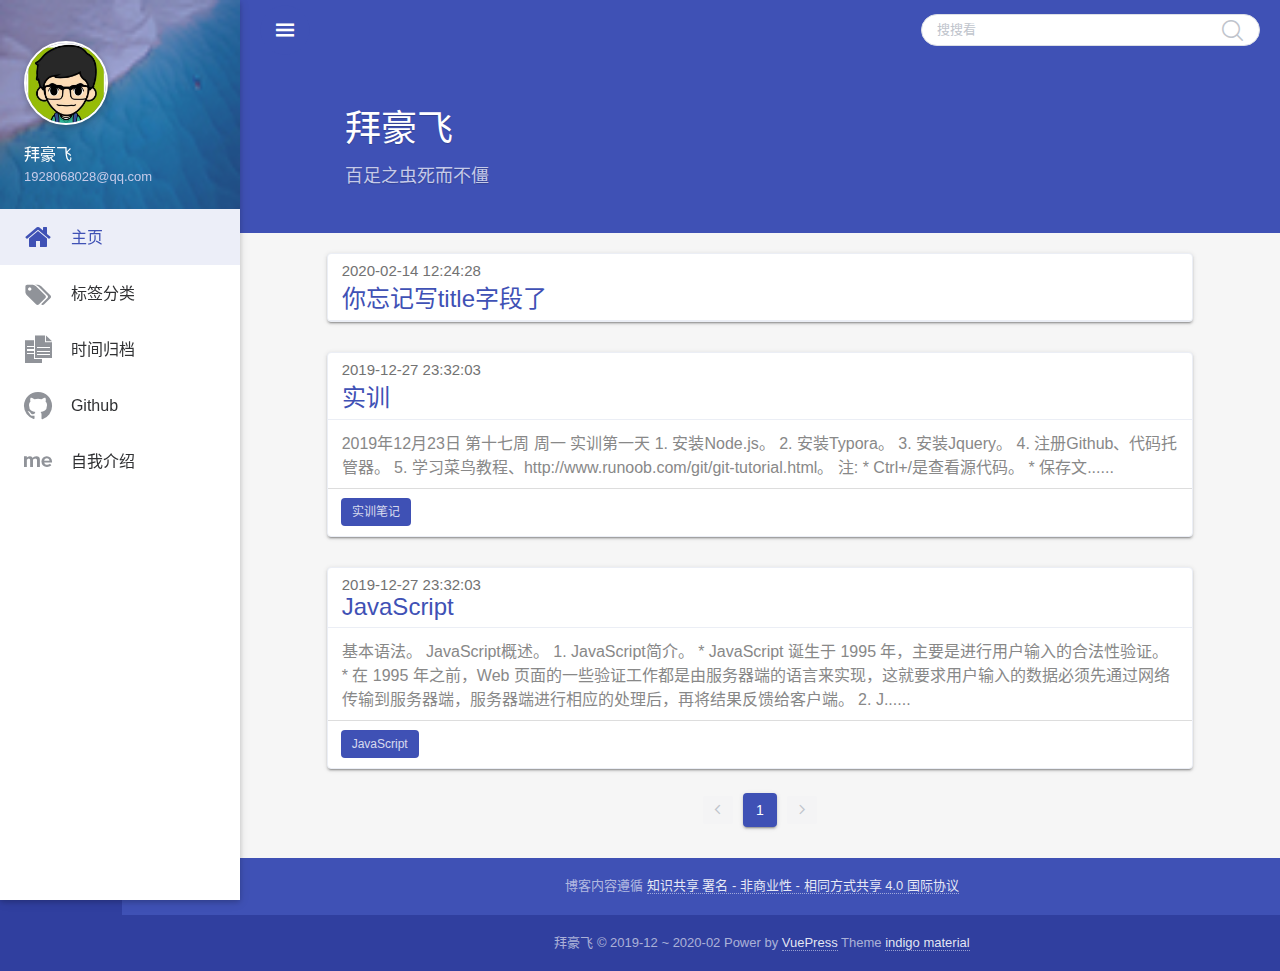
<file: index.html>
<!DOCTYPE html>
<html lang="zh-CN">
  <head>
    <meta charset="utf-8" />
    <meta
      name="viewport"
      content="width=device-width, initial-scale=1, maximum-scale=1, user-scalable=no, minimal-ui"
    />
    <title>拜豪飞</title>
    <meta name="description" content="信小豪" />
    <meta property="og:type" content="website" />
    <meta property="og:title" content="拜豪飞" />
    <meta property="og:site_name" content="拜豪飞" />
    <meta property="og:locale" content="zh-CN" />
    <meta name="twitter:card" content="summary" />
    <meta name="twitter:title" content="拜豪飞" />
    <link rel="shortcut icon" href="/favicon.ico">
    
    <link rel="preload" href="/assets/css/0.styles.a26b9ab3.css" as="style"><link rel="preload" href="/assets/js/app.b65402a2.js" as="script"><link rel="preload" href="/assets/js/1.cf787c11.js" as="script"><link rel="preload" href="/assets/js/14.c0909d92.js" as="script"><link rel="preload" href="/assets/js/5.68c0f73b.js" as="script"><link rel="preload" href="/assets/js/7.b1d1a3c7.js" as="script"><link rel="preload" href="/assets/js/9.ef0cde9f.js" as="script"><link rel="preload" href="/assets/js/12.e8232952.js" as="script"><link rel="preload" href="/assets/js/13.7597dde5.js" as="script"><link rel="preload" href="/assets/js/15.1a7d8497.js" as="script"><link rel="prefetch" href="/assets/js/10.82ed8db1.js"><link rel="prefetch" href="/assets/js/11.7a54b4a9.js"><link rel="prefetch" href="/assets/js/16.7a9277a4.js"><link rel="prefetch" href="/assets/js/17.fd987f83.js"><link rel="prefetch" href="/assets/js/18.af203059.js"><link rel="prefetch" href="/assets/js/19.bd315672.js"><link rel="prefetch" href="/assets/js/20.cd245c97.js"><link rel="prefetch" href="/assets/js/21.099822da.js"><link rel="prefetch" href="/assets/js/22.eed68953.js"><link rel="prefetch" href="/assets/js/23.5907c0c5.js"><link rel="prefetch" href="/assets/js/24.4c0d2a50.js"><link rel="prefetch" href="/assets/js/4.61eb1fcd.js"><link rel="prefetch" href="/assets/js/6.cf863b70.js"><link rel="prefetch" href="/assets/js/8.ed2d14df.js"><link rel="prefetch" href="/assets/js/vendors~search.8f5aa1b7.js">
    <link rel="stylesheet" href="/assets/css/0.styles.a26b9ab3.css">
  </head>
  <body>
    <div id="loader-wrapper" style="display: none;opacity:0">
      <div id="loader"></div>
      <div class="loader-section section-left"></div>
      <div class="loader-section section-right"></div>
    </div>
    <div id="app" data-server-rendered="true"><div style="height:100%;" data-v-60762676><section class="el-container main-container" data-v-60762676><aside class="el-aside menu" style="width:auto;" data-v-09011f04 data-v-60762676><ul role="menubar" class="menu-wrap el-menu" style="background-color:;" data-v-09011f04><li data-v-09011f04><div class="brand-wrap" style="background-image:url(/brand.jpg);" data-v-09011f04><div class="brand" data-v-09011f04><a href="/" class="avatar waves-effect waves-circle waves-light router-link-exact-active router-link-active" data-v-09011f04><img src="/1.jpg" data-v-09011f04></a> <hgroup class="introduce" data-v-09011f04><div class="nickname" data-v-09011f04>拜豪飞</div> <a title="1928068028@qq.com" class="mail" data-v-09011f04>1928068028@qq.com</a></hgroup></div></div></li> <li role="menuitem" tabindex="-1" class="el-menu-item is-active" style="padding-left:20px;color:#3f51b5;background-color:;" data-v-09011f04><i class="iconfont icon-home" data-v-09011f04></i> <span class="item-title" data-v-09011f04>主页</span></li> <li role="menuitem" tabindex="-1" class="el-menu-item" style="padding-left:20px;color:;background-color:;" data-v-09011f04><i class="iconfont icon-biaoqian" data-v-09011f04></i> <span class="item-title" data-v-09011f04>标签分类</span></li> <li role="menuitem" tabindex="-1" class="el-menu-item" style="padding-left:20px;color:;background-color:;" data-v-09011f04><i class="iconfont icon-wenzhang" data-v-09011f04></i> <span class="item-title" data-v-09011f04>时间归档</span></li> <li role="menuitem" tabindex="-1" class="el-menu-item" style="padding-left:20px;color:;background-color:;" data-v-09011f04><i class="iconfont icon-github" data-v-09011f04></i> <span class="item-title" data-v-09011f04>Github</span></li> <li role="menuitem" tabindex="-1" class="el-menu-item" style="padding-left:20px;color:;background-color:;" data-v-09011f04><i class="iconfont icon-aboutme" data-v-09011f04></i> <span class="item-title" data-v-09011f04>自我介绍</span></li></ul></aside> <section class="el-container container-warp" data-v-60762676><header id="topHeader" class="el-header top-header" style="height:60px;padding-left:260px;" data-v-7429231c data-v-60762676><div class="header-warp el-row is-align-middle el-row--flex" data-v-7429231c><div class="el-col el-col-12 el-col-xs-7" data-v-7429231c><div class="el-row is-align-middle el-row--flex" data-v-7429231c><div class="el-col el-col-2" data-v-7429231c><button type="button" class="el-button el-button--primary is-circle" data-v-7429231c><!----><!----><span><i class="iconfont icon-caidan" data-v-7429231c></i></span></button></div></div></div> <div class="el-col el-col-20 el-col-xs-24" data-v-7429231c><div class="grid-content bg-purple-light" data-v-7429231c><div class="el-row is-justify-end is-align-middle el-row--flex" data-v-7429231c><div class="el-col el-col-13 el-col-xs-24 el-col-sm-21 el-col-md-17 el-col-lg-13" data-v-7429231c><div aria-haspopup="listbox" role="combobox" aria-owns="el-autocomplete-6060" class="el-autocomplete search-input" data-v-7429231c><div class="el-input el-input--small el-input--suffix"><!----><input type="text" autocomplete="off" valueKey="value" popperClass="search-popper" placeholder="搜搜看" fetchSuggestions="function () { [native code] }" debounce="300" placement="bottom-start" popperAppendToBody="true" value="" class="el-input__inner"><!----><span class="el-input__suffix"><span class="el-input__suffix-inner"><i class="el-input__icon el-icon-search search-ico" data-v-7429231c></i><!----></span><!----></span><!----></div><div role="region" class="el-autocomplete-suggestion el-popper search-popper" style="width:;display:none;"><div class="el-scrollbar"><div class="el-autocomplete-suggestion__wrap el-scrollbar__wrap el-scrollbar__wrap--hidden-default"><ul class="el-scrollbar__view el-autocomplete-suggestion__list"></ul></div><div class="el-scrollbar__bar is-horizontal"><div class="el-scrollbar__thumb" style="width:0;transform:translateX(0%);ms-transform:translateX(0%);webkit-transform:translateX(0%);"></div></div><div class="el-scrollbar__bar is-vertical"><div class="el-scrollbar__thumb" style="height:0;transform:translateY(0%);ms-transform:translateY(0%);webkit-transform:translateY(0%);"></div></div></div></div></div></div></div></div></div></div></header> <main class="el-main my-main" style="margin-left:240px;" data-v-4fec0d22 data-v-60762676><div class="content-header index-header" data-v-0d2aefce data-v-4fec0d22><div class="container fade-scale in" data-v-0d2aefce><h1 id="conentHeader" class="title" data-v-0d2aefce>拜豪飞</h1> <h5 class="subtitle" data-v-0d2aefce>百足之虫死而不僵</h5></div></div> <div class="marginTop" data-v-6dde567c data-v-4fec0d22><div class="el-row is-justify-center is-align-middle el-row--flex" data-v-6dde567c><div class="post-card el-col el-col-20 el-col-xs-23 el-col-sm-23 el-col-md-23 el-col-lg-20" data-v-6dde567c><div class="el-card box-card is-always-shadow" data-v-6dde567c><div class="el-card__header"><div data-v-6dde567c><p class="post-title-time" data-v-6dde567c>2020-02-14 12:24:28</p> <a href="/posts/Javau%E5%85%B3%E9%94%AE%E5%AD%97.html" class="post-title-link" data-v-6dde567c>你忘记写title字段了</a></div></div><div class="el-card__body"></div></div></div></div><div class="el-row is-justify-center is-align-middle el-row--flex" data-v-6dde567c><div class="post-card el-col el-col-20 el-col-xs-23 el-col-sm-23 el-col-md-23 el-col-lg-20" data-v-6dde567c><div class="el-card box-card is-always-shadow" data-v-6dde567c><div class="el-card__header"><div data-v-6dde567c><p class="post-title-time" data-v-6dde567c>2019-12-27 23:32:03</p> <a href="/posts/2019-2020%E5%AD%A6%E5%B9%B4%E7%AC%AC%E4%B8%80%E5%AD%A6%E6%9C%9F%E5%AE%9E%E8%AE%AD.html" class="post-title-link" data-v-6dde567c>实训</a></div></div><div class="el-card__body"> <div data-v-6dde567c><div data-v-6dde567c><div class="post-excerpt" data-v-6dde567c>  2019年12月23日 第十七周 周一 实训第一天    1. 安装Node.js。    2. 安装Typora。    3. 安装Jquery。    4. 注册Github、代码托管器。    5. 学习菜鸟教程、http://www.runoob.com/git/git-tutorial.html。       注:       * Ctrl+/是查看源代码。       * 保存文......</div></div> <div class="post-footer" data-v-6dde567c><span class="el-tag el-tag--medium is-hit" data-v-6dde567c>实训笔记</span></div></div></div></div></div></div><div class="el-row is-justify-center is-align-middle el-row--flex" data-v-6dde567c><div class="post-card el-col el-col-20 el-col-xs-23 el-col-sm-23 el-col-md-23 el-col-lg-20" data-v-6dde567c><div class="el-card box-card is-always-shadow" data-v-6dde567c><div class="el-card__header"><div data-v-6dde567c><p class="post-title-time" data-v-6dde567c>2019-12-27 23:32:03</p> <a href="/posts/javascript.html" class="post-title-link" data-v-6dde567c>JavaScript</a></div></div><div class="el-card__body"> <div data-v-6dde567c><div data-v-6dde567c><div class="post-excerpt" data-v-6dde567c>  基本语法。     JavaScript概述。    1. JavaScript简介。       * JavaScript 诞生于 1995 年，主要是进行用户输入的合法性验证。     * 在 1995 年之前，Web 页面的一些验证工作都是由服务器端的语言来实现，这就要求用户输入的数据必须先通过网络传输到服务器端，服务器端进行相应的处理后，再将结果反馈给客户端。    2. J......</div></div> <div class="post-footer" data-v-6dde567c><span class="el-tag el-tag--medium is-hit" data-v-6dde567c>JavaScript</span></div></div></div></div></div></div> <div class="pagination-wrap el-row is-justify-center is-align-middle el-row--flex" data-v-6dde567c><div class="el-col el-col-16 el-col-xs-24 el-col-sm-20 el-col-md-18 el-col-lg-16" data-v-6dde567c><div class="pagination el-pagination is-background" data-v-6dde567c><button type="button" disabled="disabled" class="btn-prev"><i class="el-icon el-icon-arrow-left"></i></button><ul class="el-pager"><li class="number active">1</li><!----><!----><!----></ul><button type="button" disabled="disabled" class="btn-next"><i class="el-icon el-icon-arrow-right"></i></button></div></div></div></div></main></section> <button type="button" class="el-button gotop-btn el-button--primary is-circle" data-v-0ca947a2 data-v-60762676><!----><!----><span><i class="el-icon-arrow-up" data-v-0ca947a2></i></span></button></section> <footer class="el-footer container-footer" style="height:60px;" data-v-d5fdfe92 data-v-60762676><div class="footer-warp el-row is-justify-center is-align-center el-row--flex footerMargin" data-v-d5fdfe92><div class="footer-top el-col el-col-24" data-v-d5fdfe92><p class="ellipsis" data-v-d5fdfe92><span data-v-d5fdfe92>
          博客内容遵循
          <a rel="license" href="https://creativecommons.org/licenses/by-nc-sa/4.0/deed.zh" data-v-d5fdfe92>知识共享 署名 - 非商业性 - 相同方式共享 4.0 国际协议</a></span></p></div> <div class="footer-bottom el-col el-col-24" data-v-d5fdfe92><p class="ellipsis" data-v-d5fdfe92><span data-v-d5fdfe92><span data-v-d5fdfe92>
            拜豪飞 © 2019-12 ~ 2020-02
          </span></span> <span data-v-d5fdfe92>
          Power by
          <a href="https://vuepress.vuejs.org/zh/" target="_blank" data-v-d5fdfe92>VuePress</a> Theme
          <a href="https://github.com/zhhlwd/vuepress-theme-indigo-material" target="_blank" data-v-d5fdfe92>indigo material</a></span></p></div></div></footer> <div class="overlay" data-v-60762676></div></div><div class="global-ui"></div></div>
    <script src="/assets/js/app.b65402a2.js" defer></script><script src="/assets/js/1.cf787c11.js" defer></script><script src="/assets/js/14.c0909d92.js" defer></script><script src="/assets/js/5.68c0f73b.js" defer></script><script src="/assets/js/7.b1d1a3c7.js" defer></script><script src="/assets/js/9.ef0cde9f.js" defer></script><script src="/assets/js/12.e8232952.js" defer></script><script src="/assets/js/13.7597dde5.js" defer></script><script src="/assets/js/15.1a7d8497.js" defer></script>
  </body>
</html>
</file>
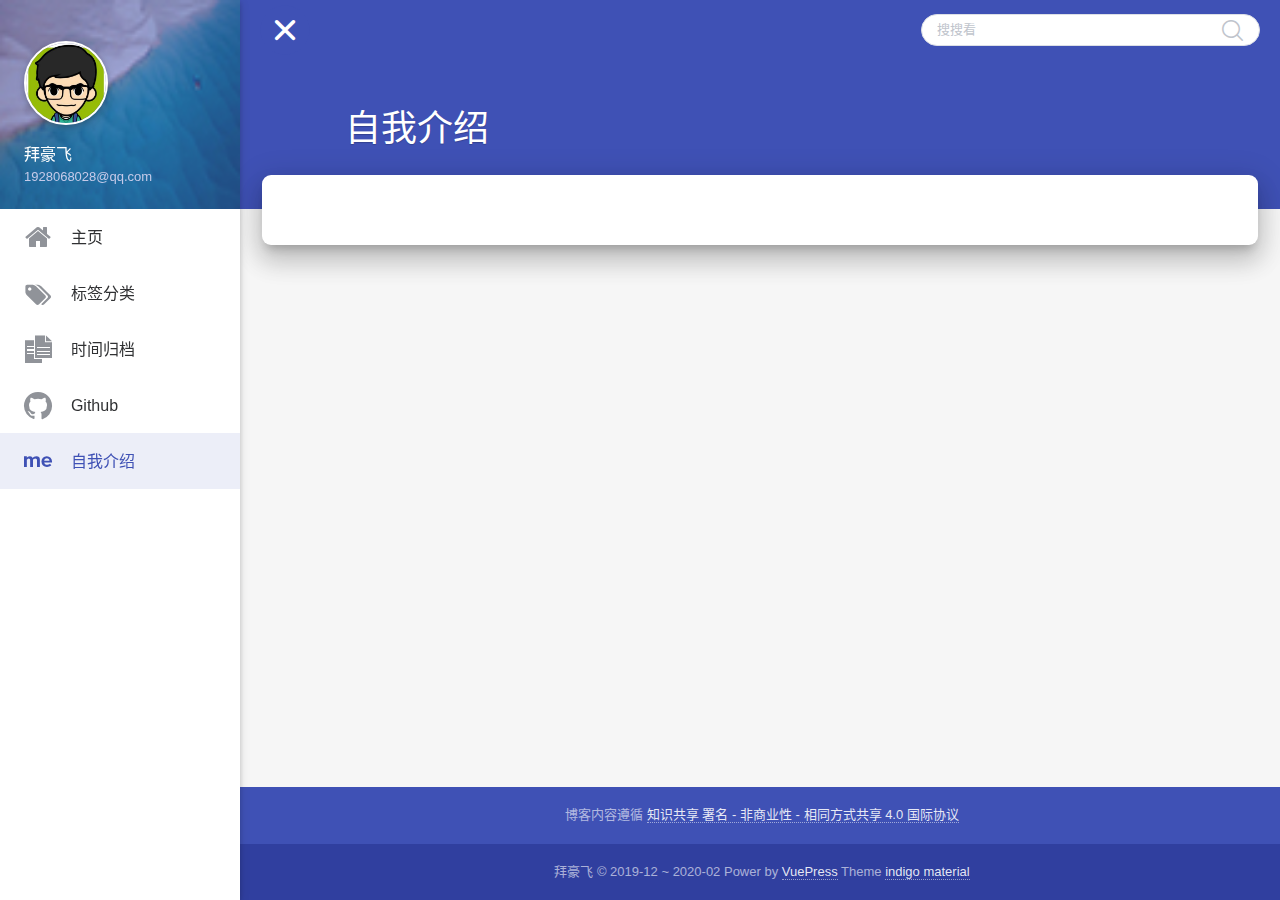
<file: about/index.html>
<!DOCTYPE html>
<html lang="zh-CN">
  <head>
    <meta charset="utf-8" />
    <meta
      name="viewport"
      content="width=device-width, initial-scale=1, maximum-scale=1, user-scalable=no, minimal-ui"
    />
    <title>拜豪飞</title>
    <meta name="description" content="信小豪" />
    <meta property="og:type" content="website" />
    <meta property="og:title" content="拜豪飞" />
    <meta property="og:site_name" content="拜豪飞" />
    <meta property="og:locale" content="zh-CN" />
    <meta name="twitter:card" content="summary" />
    <meta name="twitter:title" content="拜豪飞" />
    <link rel="shortcut icon" href="/favicon.ico">
    
    <link rel="preload" href="/assets/css/0.styles.a26b9ab3.css" as="style"><link rel="preload" href="/assets/js/app.b65402a2.js" as="script"><link rel="preload" href="/assets/js/1.cf787c11.js" as="script"><link rel="preload" href="/assets/js/14.c0909d92.js" as="script"><link rel="preload" href="/assets/js/5.68c0f73b.js" as="script"><link rel="preload" href="/assets/js/7.b1d1a3c7.js" as="script"><link rel="preload" href="/assets/js/9.ef0cde9f.js" as="script"><link rel="preload" href="/assets/js/10.82ed8db1.js" as="script"><link rel="preload" href="/assets/js/17.fd987f83.js" as="script"><link rel="preload" href="/assets/js/13.7597dde5.js" as="script"><link rel="preload" href="/assets/js/15.1a7d8497.js" as="script"><link rel="prefetch" href="/assets/js/11.7a54b4a9.js"><link rel="prefetch" href="/assets/js/12.e8232952.js"><link rel="prefetch" href="/assets/js/16.7a9277a4.js"><link rel="prefetch" href="/assets/js/18.af203059.js"><link rel="prefetch" href="/assets/js/19.bd315672.js"><link rel="prefetch" href="/assets/js/20.cd245c97.js"><link rel="prefetch" href="/assets/js/21.099822da.js"><link rel="prefetch" href="/assets/js/22.eed68953.js"><link rel="prefetch" href="/assets/js/23.5907c0c5.js"><link rel="prefetch" href="/assets/js/24.4c0d2a50.js"><link rel="prefetch" href="/assets/js/4.61eb1fcd.js"><link rel="prefetch" href="/assets/js/6.cf863b70.js"><link rel="prefetch" href="/assets/js/8.ed2d14df.js"><link rel="prefetch" href="/assets/js/vendors~search.8f5aa1b7.js">
    <link rel="stylesheet" href="/assets/css/0.styles.a26b9ab3.css">
  </head>
  <body>
    <div id="loader-wrapper" style="display: none;opacity:0">
      <div id="loader"></div>
      <div class="loader-section section-left"></div>
      <div class="loader-section section-right"></div>
    </div>
    <div id="app" data-server-rendered="true"><div style="height:100%;" data-v-60762676><section class="el-container main-container" data-v-60762676><aside class="el-aside menu" style="width:auto;" data-v-09011f04 data-v-60762676><ul role="menubar" class="menu-wrap el-menu" style="background-color:;" data-v-09011f04><li data-v-09011f04><div class="brand-wrap" style="background-image:url(/brand.jpg);" data-v-09011f04><div class="brand" data-v-09011f04><a href="/" class="avatar waves-effect waves-circle waves-light router-link-active" data-v-09011f04><img src="/1.jpg" data-v-09011f04></a> <hgroup class="introduce" data-v-09011f04><div class="nickname" data-v-09011f04>拜豪飞</div> <a title="1928068028@qq.com" class="mail" data-v-09011f04>1928068028@qq.com</a></hgroup></div></div></li> <li role="menuitem" tabindex="-1" class="el-menu-item" style="padding-left:20px;color:;background-color:;" data-v-09011f04><i class="iconfont icon-home" data-v-09011f04></i> <span class="item-title" data-v-09011f04>主页</span></li> <li role="menuitem" tabindex="-1" class="el-menu-item" style="padding-left:20px;color:;background-color:;" data-v-09011f04><i class="iconfont icon-biaoqian" data-v-09011f04></i> <span class="item-title" data-v-09011f04>标签分类</span></li> <li role="menuitem" tabindex="-1" class="el-menu-item" style="padding-left:20px;color:;background-color:;" data-v-09011f04><i class="iconfont icon-wenzhang" data-v-09011f04></i> <span class="item-title" data-v-09011f04>时间归档</span></li> <li role="menuitem" tabindex="-1" class="el-menu-item" style="padding-left:20px;color:;background-color:;" data-v-09011f04><i class="iconfont icon-github" data-v-09011f04></i> <span class="item-title" data-v-09011f04>Github</span></li> <li role="menuitem" tabindex="-1" class="el-menu-item is-active" style="padding-left:20px;color:#3f51b5;background-color:;" data-v-09011f04><i class="iconfont icon-aboutme" data-v-09011f04></i> <span class="item-title" data-v-09011f04>自我介绍</span></li></ul></aside> <section class="el-container container-warp" data-v-60762676><header id="topHeader" class="el-header top-header" style="height:60px;padding-left:260px;" data-v-7429231c data-v-60762676><div class="header-warp el-row is-align-middle el-row--flex" data-v-7429231c><div class="el-col el-col-12 el-col-xs-7" data-v-7429231c><div class="el-row is-align-middle el-row--flex" data-v-7429231c><div class="el-col el-col-2" data-v-7429231c><button type="button" class="el-button el-button--primary is-circle" data-v-7429231c><!----><!----><span><i class="iconfont icon-caidan" data-v-7429231c></i></span></button></div></div></div> <div class="el-col el-col-20 el-col-xs-24" data-v-7429231c><div class="grid-content bg-purple-light" data-v-7429231c><div class="el-row is-justify-end is-align-middle el-row--flex" data-v-7429231c><div class="el-col el-col-13 el-col-xs-24 el-col-sm-21 el-col-md-17 el-col-lg-13" data-v-7429231c><div aria-haspopup="listbox" role="combobox" aria-owns="el-autocomplete-7531" class="el-autocomplete search-input" data-v-7429231c><div class="el-input el-input--small el-input--suffix"><!----><input type="text" autocomplete="off" valueKey="value" popperClass="search-popper" placeholder="搜搜看" fetchSuggestions="function () { [native code] }" debounce="300" placement="bottom-start" popperAppendToBody="true" value="" class="el-input__inner"><!----><span class="el-input__suffix"><span class="el-input__suffix-inner"><i class="el-input__icon el-icon-search search-ico" data-v-7429231c></i><!----></span><!----></span><!----></div><div role="region" class="el-autocomplete-suggestion el-popper search-popper" style="width:;display:none;"><div class="el-scrollbar"><div class="el-autocomplete-suggestion__wrap el-scrollbar__wrap el-scrollbar__wrap--hidden-default"><ul class="el-scrollbar__view el-autocomplete-suggestion__list"></ul></div><div class="el-scrollbar__bar is-horizontal"><div class="el-scrollbar__thumb" style="width:0;transform:translateX(0%);ms-transform:translateX(0%);webkit-transform:translateX(0%);"></div></div><div class="el-scrollbar__bar is-vertical"><div class="el-scrollbar__thumb" style="height:0;transform:translateY(0%);ms-transform:translateY(0%);webkit-transform:translateY(0%);"></div></div></div></div></div></div></div></div></div></div></header> <main class="el-main my-main" style="margin-left:240px;" data-v-4fec0d22 data-v-60762676><div class="content-header index-header" data-v-0d2aefce data-v-4fec0d22><div class="container fade-scale in" data-v-0d2aefce><h1 id="conentHeader" class="title" data-v-0d2aefce>自我介绍</h1> <h5 class="subtitle" data-v-0d2aefce></h5></div></div> <div class="post-content el-row is-justify-center el-row--flex" data-v-7188680e data-v-4fec0d22><div id="post-card" class="post-card el-col el-col-24 el-col-xs-24 el-col-sm-23 el-col-md-23 el-col-lg-23" data-v-7188680e><div class="content__default" data-v-7188680e></div> <span id="footerPost" data-v-7188680e></span></div></div></main></section> <button type="button" class="el-button gotop-btn el-button--primary is-circle" data-v-0ca947a2 data-v-60762676><!----><!----><span><i class="el-icon-arrow-up" data-v-0ca947a2></i></span></button></section> <footer class="el-footer container-footer" style="height:60px;" data-v-d5fdfe92 data-v-60762676><div class="footer-warp el-row is-justify-center is-align-center el-row--flex footerMargin" data-v-d5fdfe92><div class="footer-top el-col el-col-24" data-v-d5fdfe92><p class="ellipsis" data-v-d5fdfe92><span data-v-d5fdfe92>
          博客内容遵循
          <a rel="license" href="https://creativecommons.org/licenses/by-nc-sa/4.0/deed.zh" data-v-d5fdfe92>知识共享 署名 - 非商业性 - 相同方式共享 4.0 国际协议</a></span></p></div> <div class="footer-bottom el-col el-col-24" data-v-d5fdfe92><p class="ellipsis" data-v-d5fdfe92><span data-v-d5fdfe92><span data-v-d5fdfe92>
            拜豪飞 © 2019-12 ~ 2020-02
          </span></span> <span data-v-d5fdfe92>
          Power by
          <a href="https://vuepress.vuejs.org/zh/" target="_blank" data-v-d5fdfe92>VuePress</a> Theme
          <a href="https://github.com/zhhlwd/vuepress-theme-indigo-material" target="_blank" data-v-d5fdfe92>indigo material</a></span></p></div></div></footer> <div class="overlay" data-v-60762676></div></div><div class="global-ui"></div></div>
    <script src="/assets/js/app.b65402a2.js" defer></script><script src="/assets/js/1.cf787c11.js" defer></script><script src="/assets/js/14.c0909d92.js" defer></script><script src="/assets/js/5.68c0f73b.js" defer></script><script src="/assets/js/7.b1d1a3c7.js" defer></script><script src="/assets/js/9.ef0cde9f.js" defer></script><script src="/assets/js/10.82ed8db1.js" defer></script><script src="/assets/js/17.fd987f83.js" defer></script><script src="/assets/js/13.7597dde5.js" defer></script><script src="/assets/js/15.1a7d8497.js" defer></script>
  </body>
</html>
</file>
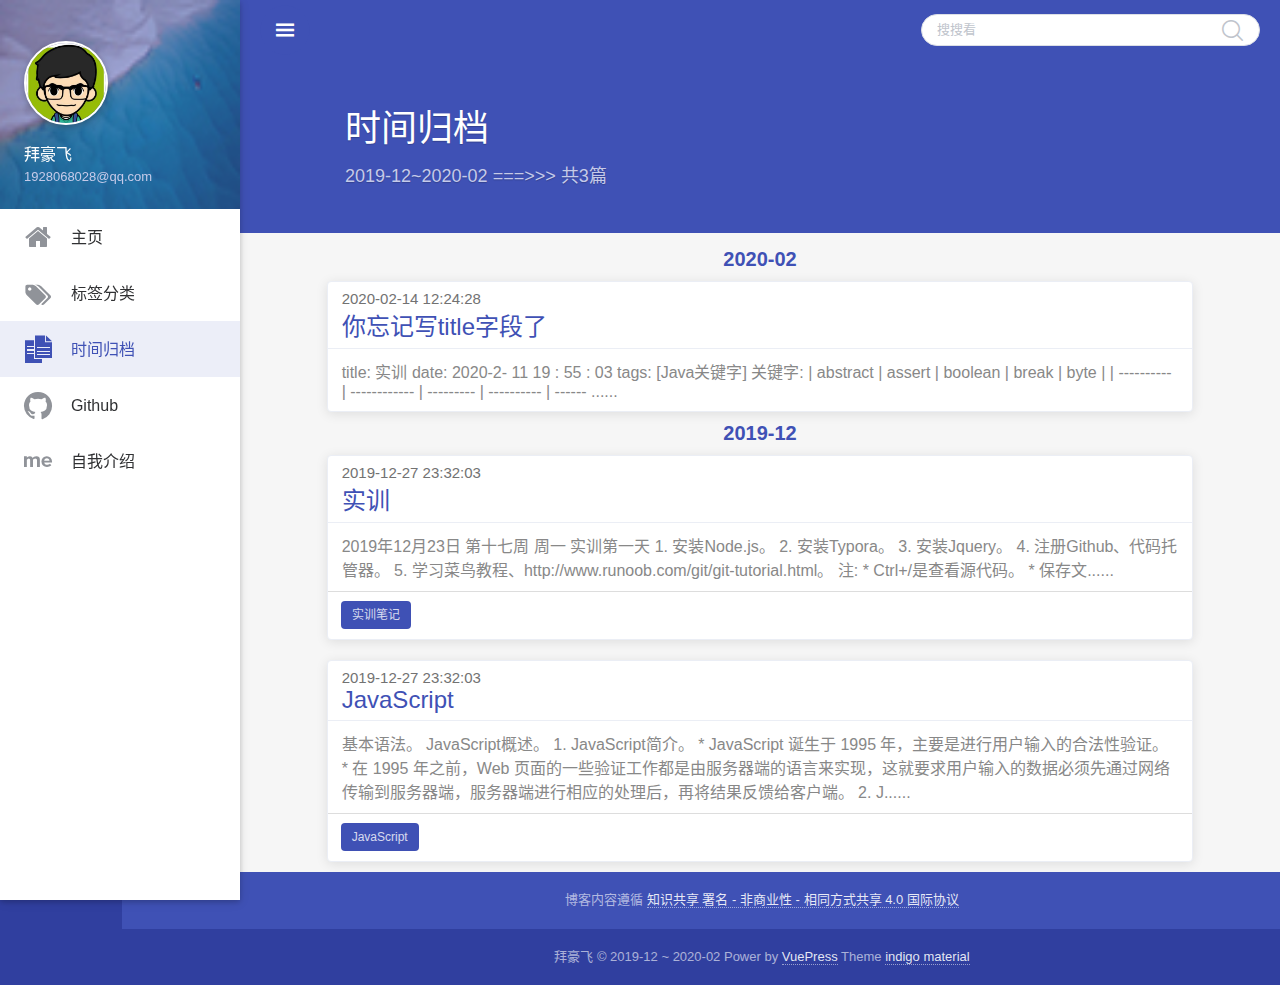
<file: all/index.html>
<!DOCTYPE html>
<html lang="zh-CN">
  <head>
    <meta charset="utf-8" />
    <meta
      name="viewport"
      content="width=device-width, initial-scale=1, maximum-scale=1, user-scalable=no, minimal-ui"
    />
    <title>拜豪飞</title>
    <meta name="description" content="信小豪" />
    <meta property="og:type" content="website" />
    <meta property="og:title" content="拜豪飞" />
    <meta property="og:site_name" content="拜豪飞" />
    <meta property="og:locale" content="zh-CN" />
    <meta name="twitter:card" content="summary" />
    <meta name="twitter:title" content="拜豪飞" />
    <link rel="shortcut icon" href="/favicon.ico">
    
    <link rel="preload" href="/assets/css/0.styles.a26b9ab3.css" as="style"><link rel="preload" href="/assets/js/app.b65402a2.js" as="script"><link rel="preload" href="/assets/js/1.cf787c11.js" as="script"><link rel="preload" href="/assets/js/14.c0909d92.js" as="script"><link rel="preload" href="/assets/js/5.68c0f73b.js" as="script"><link rel="preload" href="/assets/js/7.b1d1a3c7.js" as="script"><link rel="preload" href="/assets/js/9.ef0cde9f.js" as="script"><link rel="preload" href="/assets/js/11.7a54b4a9.js" as="script"><link rel="preload" href="/assets/js/13.7597dde5.js" as="script"><link rel="preload" href="/assets/js/15.1a7d8497.js" as="script"><link rel="prefetch" href="/assets/js/10.82ed8db1.js"><link rel="prefetch" href="/assets/js/12.e8232952.js"><link rel="prefetch" href="/assets/js/16.7a9277a4.js"><link rel="prefetch" href="/assets/js/17.fd987f83.js"><link rel="prefetch" href="/assets/js/18.af203059.js"><link rel="prefetch" href="/assets/js/19.bd315672.js"><link rel="prefetch" href="/assets/js/20.cd245c97.js"><link rel="prefetch" href="/assets/js/21.099822da.js"><link rel="prefetch" href="/assets/js/22.eed68953.js"><link rel="prefetch" href="/assets/js/23.5907c0c5.js"><link rel="prefetch" href="/assets/js/24.4c0d2a50.js"><link rel="prefetch" href="/assets/js/4.61eb1fcd.js"><link rel="prefetch" href="/assets/js/6.cf863b70.js"><link rel="prefetch" href="/assets/js/8.ed2d14df.js"><link rel="prefetch" href="/assets/js/vendors~search.8f5aa1b7.js">
    <link rel="stylesheet" href="/assets/css/0.styles.a26b9ab3.css">
  </head>
  <body>
    <div id="loader-wrapper" style="display: none;opacity:0">
      <div id="loader"></div>
      <div class="loader-section section-left"></div>
      <div class="loader-section section-right"></div>
    </div>
    <div id="app" data-server-rendered="true"><div style="height:100%;" data-v-60762676><section class="el-container main-container" data-v-60762676><aside class="el-aside menu" style="width:auto;" data-v-09011f04 data-v-60762676><ul role="menubar" class="menu-wrap el-menu" style="background-color:;" data-v-09011f04><li data-v-09011f04><div class="brand-wrap" style="background-image:url(/brand.jpg);" data-v-09011f04><div class="brand" data-v-09011f04><a href="/" class="avatar waves-effect waves-circle waves-light router-link-active" data-v-09011f04><img src="/1.jpg" data-v-09011f04></a> <hgroup class="introduce" data-v-09011f04><div class="nickname" data-v-09011f04>拜豪飞</div> <a title="1928068028@qq.com" class="mail" data-v-09011f04>1928068028@qq.com</a></hgroup></div></div></li> <li role="menuitem" tabindex="-1" class="el-menu-item" style="padding-left:20px;color:;background-color:;" data-v-09011f04><i class="iconfont icon-home" data-v-09011f04></i> <span class="item-title" data-v-09011f04>主页</span></li> <li role="menuitem" tabindex="-1" class="el-menu-item" style="padding-left:20px;color:;background-color:;" data-v-09011f04><i class="iconfont icon-biaoqian" data-v-09011f04></i> <span class="item-title" data-v-09011f04>标签分类</span></li> <li role="menuitem" tabindex="-1" class="el-menu-item is-active" style="padding-left:20px;color:#3f51b5;background-color:;" data-v-09011f04><i class="iconfont icon-wenzhang" data-v-09011f04></i> <span class="item-title" data-v-09011f04>时间归档</span></li> <li role="menuitem" tabindex="-1" class="el-menu-item" style="padding-left:20px;color:;background-color:;" data-v-09011f04><i class="iconfont icon-github" data-v-09011f04></i> <span class="item-title" data-v-09011f04>Github</span></li> <li role="menuitem" tabindex="-1" class="el-menu-item" style="padding-left:20px;color:;background-color:;" data-v-09011f04><i class="iconfont icon-aboutme" data-v-09011f04></i> <span class="item-title" data-v-09011f04>自我介绍</span></li></ul></aside> <section class="el-container container-warp" data-v-60762676><header id="topHeader" class="el-header top-header" style="height:60px;padding-left:260px;" data-v-7429231c data-v-60762676><div class="header-warp el-row is-align-middle el-row--flex" data-v-7429231c><div class="el-col el-col-12 el-col-xs-7" data-v-7429231c><div class="el-row is-align-middle el-row--flex" data-v-7429231c><div class="el-col el-col-2" data-v-7429231c><button type="button" class="el-button el-button--primary is-circle" data-v-7429231c><!----><!----><span><i class="iconfont icon-caidan" data-v-7429231c></i></span></button></div></div></div> <div class="el-col el-col-20 el-col-xs-24" data-v-7429231c><div class="grid-content bg-purple-light" data-v-7429231c><div class="el-row is-justify-end is-align-middle el-row--flex" data-v-7429231c><div class="el-col el-col-13 el-col-xs-24 el-col-sm-21 el-col-md-17 el-col-lg-13" data-v-7429231c><div aria-haspopup="listbox" role="combobox" aria-owns="el-autocomplete-4590" class="el-autocomplete search-input" data-v-7429231c><div class="el-input el-input--small el-input--suffix"><!----><input type="text" autocomplete="off" valueKey="value" popperClass="search-popper" placeholder="搜搜看" fetchSuggestions="function () { [native code] }" debounce="300" placement="bottom-start" popperAppendToBody="true" value="" class="el-input__inner"><!----><span class="el-input__suffix"><span class="el-input__suffix-inner"><i class="el-input__icon el-icon-search search-ico" data-v-7429231c></i><!----></span><!----></span><!----></div><div role="region" class="el-autocomplete-suggestion el-popper search-popper" style="width:;display:none;"><div class="el-scrollbar"><div class="el-autocomplete-suggestion__wrap el-scrollbar__wrap el-scrollbar__wrap--hidden-default"><ul class="el-scrollbar__view el-autocomplete-suggestion__list"></ul></div><div class="el-scrollbar__bar is-horizontal"><div class="el-scrollbar__thumb" style="width:0;transform:translateX(0%);ms-transform:translateX(0%);webkit-transform:translateX(0%);"></div></div><div class="el-scrollbar__bar is-vertical"><div class="el-scrollbar__thumb" style="height:0;transform:translateY(0%);ms-transform:translateY(0%);webkit-transform:translateY(0%);"></div></div></div></div></div></div></div></div></div></div></header> <main class="el-main my-main" style="margin-left:240px;" data-v-4fec0d22 data-v-60762676><div class="content-header index-header" data-v-0d2aefce data-v-4fec0d22><div class="container fade-scale in" data-v-0d2aefce><h1 id="conentHeader" class="title" data-v-0d2aefce>时间归档</h1> <h5 class="subtitle" data-v-0d2aefce></h5></div></div> <div class="all-warp" data-v-42dacdfd data-v-4fec0d22><div data-v-42dacdfd><h3 data-v-42dacdfd>2020-02</h3> <div class="post-warp el-row is-justify-center is-align-middle el-row--flex" data-v-42dacdfd><!----><div class="post post-card el-col el-col-20 el-col-xs-23 el-col-sm-23 el-col-md-23 el-col-lg-20" data-v-42dacdfd><div class="el-card box-card is-always-shadow" data-v-42dacdfd><div class="el-card__header"><div data-v-42dacdfd><p class="post-title-time" data-v-42dacdfd>2020-02-14 12:24:28</p> <a href="/posts/Javau%E5%85%B3%E9%94%AE%E5%AD%97.html" class="post-title-link" data-v-42dacdfd>你忘记写title字段了</a></div></div><div class="el-card__body"> <div data-v-42dacdfd><div data-v-42dacdfd><div class="post-excerpt" data-v-42dacdfd>title: 实训  date: 2020-2- 11 19 : 55 : 03  tags: [Java关键字]     关键字:    | abstract   | assert       | boolean   | break      | byte   |  | ---------- | ------------ | --------- | ---------- | ------ ......</div></div> <!----></div></div></div></div></div></div><div data-v-42dacdfd><h3 data-v-42dacdfd>2019-12</h3> <div class="post-warp el-row is-justify-center is-align-middle el-row--flex" data-v-42dacdfd><!----><div class="post post-card el-col el-col-20 el-col-xs-23 el-col-sm-23 el-col-md-23 el-col-lg-20" data-v-42dacdfd><div class="el-card box-card is-always-shadow" data-v-42dacdfd><div class="el-card__header"><div data-v-42dacdfd><p class="post-title-time" data-v-42dacdfd>2019-12-27 23:32:03</p> <a href="/posts/2019-2020%E5%AD%A6%E5%B9%B4%E7%AC%AC%E4%B8%80%E5%AD%A6%E6%9C%9F%E5%AE%9E%E8%AE%AD.html" class="post-title-link" data-v-42dacdfd>实训</a></div></div><div class="el-card__body"> <div data-v-42dacdfd><div data-v-42dacdfd><div class="post-excerpt" data-v-42dacdfd>  2019年12月23日 第十七周 周一 实训第一天    1. 安装Node.js。    2. 安装Typora。    3. 安装Jquery。    4. 注册Github、代码托管器。    5. 学习菜鸟教程、http://www.runoob.com/git/git-tutorial.html。       注:       * Ctrl+/是查看源代码。       * 保存文......</div></div> <div class="post-footer" data-v-42dacdfd><span class="el-tag el-tag--medium is-hit" data-v-42dacdfd>实训笔记</span></div></div></div></div></div><div class="post post-card el-col el-col-20 el-col-xs-23 el-col-sm-23 el-col-md-23 el-col-lg-20" data-v-42dacdfd><div class="el-card box-card is-always-shadow" data-v-42dacdfd><div class="el-card__header"><div data-v-42dacdfd><p class="post-title-time" data-v-42dacdfd>2019-12-27 23:32:03</p> <a href="/posts/javascript.html" class="post-title-link" data-v-42dacdfd>JavaScript</a></div></div><div class="el-card__body"> <div data-v-42dacdfd><div data-v-42dacdfd><div class="post-excerpt" data-v-42dacdfd>  基本语法。     JavaScript概述。    1. JavaScript简介。       * JavaScript 诞生于 1995 年，主要是进行用户输入的合法性验证。     * 在 1995 年之前，Web 页面的一些验证工作都是由服务器端的语言来实现，这就要求用户输入的数据必须先通过网络传输到服务器端，服务器端进行相应的处理后，再将结果反馈给客户端。    2. J......</div></div> <div class="post-footer" data-v-42dacdfd><span class="el-tag el-tag--medium is-hit" data-v-42dacdfd>JavaScript</span></div></div></div></div></div></div></div></div></main></section> <button type="button" class="el-button gotop-btn el-button--primary is-circle" data-v-0ca947a2 data-v-60762676><!----><!----><span><i class="el-icon-arrow-up" data-v-0ca947a2></i></span></button></section> <footer class="el-footer container-footer" style="height:60px;" data-v-d5fdfe92 data-v-60762676><div class="footer-warp el-row is-justify-center is-align-center el-row--flex footerMargin" data-v-d5fdfe92><div class="footer-top el-col el-col-24" data-v-d5fdfe92><p class="ellipsis" data-v-d5fdfe92><span data-v-d5fdfe92>
          博客内容遵循
          <a rel="license" href="https://creativecommons.org/licenses/by-nc-sa/4.0/deed.zh" data-v-d5fdfe92>知识共享 署名 - 非商业性 - 相同方式共享 4.0 国际协议</a></span></p></div> <div class="footer-bottom el-col el-col-24" data-v-d5fdfe92><p class="ellipsis" data-v-d5fdfe92><span data-v-d5fdfe92><span data-v-d5fdfe92>
            拜豪飞 © 2019-12 ~ 2020-02
          </span></span> <span data-v-d5fdfe92>
          Power by
          <a href="https://vuepress.vuejs.org/zh/" target="_blank" data-v-d5fdfe92>VuePress</a> Theme
          <a href="https://github.com/zhhlwd/vuepress-theme-indigo-material" target="_blank" data-v-d5fdfe92>indigo material</a></span></p></div></div></footer> <div class="overlay" data-v-60762676></div></div><div class="global-ui"></div></div>
    <script src="/assets/js/app.b65402a2.js" defer></script><script src="/assets/js/1.cf787c11.js" defer></script><script src="/assets/js/14.c0909d92.js" defer></script><script src="/assets/js/5.68c0f73b.js" defer></script><script src="/assets/js/7.b1d1a3c7.js" defer></script><script src="/assets/js/9.ef0cde9f.js" defer></script><script src="/assets/js/11.7a54b4a9.js" defer></script><script src="/assets/js/13.7597dde5.js" defer></script><script src="/assets/js/15.1a7d8497.js" defer></script>
  </body>
</html>
</file>
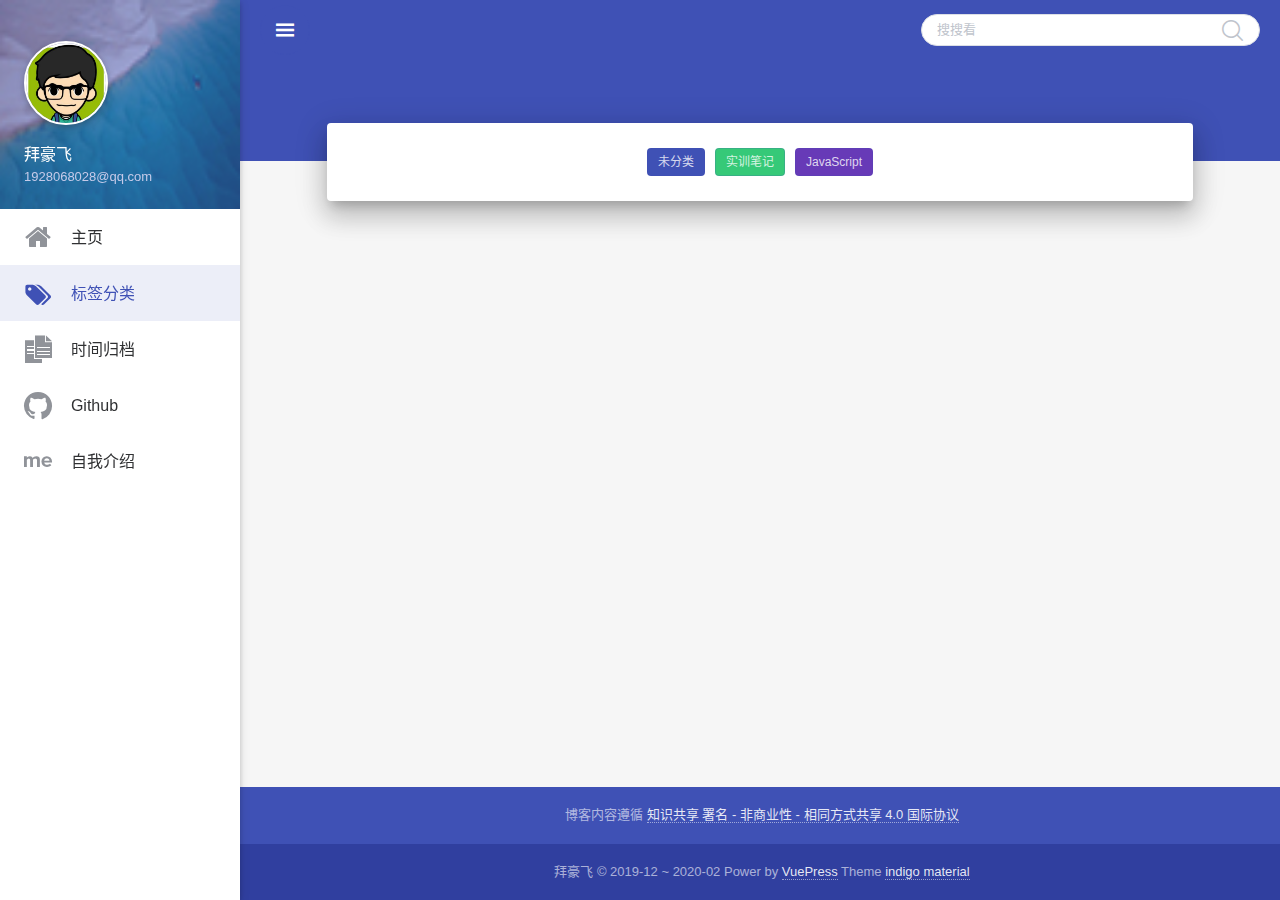
<file: tags/index.html>
<!DOCTYPE html>
<html lang="zh-CN">
  <head>
    <meta charset="utf-8" />
    <meta
      name="viewport"
      content="width=device-width, initial-scale=1, maximum-scale=1, user-scalable=no, minimal-ui"
    />
    <title>拜豪飞</title>
    <meta name="description" content="信小豪" />
    <meta property="og:type" content="website" />
    <meta property="og:title" content="拜豪飞" />
    <meta property="og:site_name" content="拜豪飞" />
    <meta property="og:locale" content="zh-CN" />
    <meta name="twitter:card" content="summary" />
    <meta name="twitter:title" content="拜豪飞" />
    <link rel="shortcut icon" href="/favicon.ico">
    
    <link rel="preload" href="/assets/css/0.styles.a26b9ab3.css" as="style"><link rel="preload" href="/assets/js/app.b65402a2.js" as="script"><link rel="preload" href="/assets/js/1.cf787c11.js" as="script"><link rel="preload" href="/assets/js/14.c0909d92.js" as="script"><link rel="preload" href="/assets/js/5.68c0f73b.js" as="script"><link rel="preload" href="/assets/js/7.b1d1a3c7.js" as="script"><link rel="preload" href="/assets/js/9.ef0cde9f.js" as="script"><link rel="preload" href="/assets/js/8.ed2d14df.js" as="script"><link rel="preload" href="/assets/js/13.7597dde5.js" as="script"><link rel="preload" href="/assets/js/15.1a7d8497.js" as="script"><link rel="prefetch" href="/assets/js/10.82ed8db1.js"><link rel="prefetch" href="/assets/js/11.7a54b4a9.js"><link rel="prefetch" href="/assets/js/12.e8232952.js"><link rel="prefetch" href="/assets/js/16.7a9277a4.js"><link rel="prefetch" href="/assets/js/17.fd987f83.js"><link rel="prefetch" href="/assets/js/18.af203059.js"><link rel="prefetch" href="/assets/js/19.bd315672.js"><link rel="prefetch" href="/assets/js/20.cd245c97.js"><link rel="prefetch" href="/assets/js/21.099822da.js"><link rel="prefetch" href="/assets/js/22.eed68953.js"><link rel="prefetch" href="/assets/js/23.5907c0c5.js"><link rel="prefetch" href="/assets/js/24.4c0d2a50.js"><link rel="prefetch" href="/assets/js/4.61eb1fcd.js"><link rel="prefetch" href="/assets/js/6.cf863b70.js"><link rel="prefetch" href="/assets/js/vendors~search.8f5aa1b7.js">
    <link rel="stylesheet" href="/assets/css/0.styles.a26b9ab3.css">
  </head>
  <body>
    <div id="loader-wrapper" style="display: none;opacity:0">
      <div id="loader"></div>
      <div class="loader-section section-left"></div>
      <div class="loader-section section-right"></div>
    </div>
    <div id="app" data-server-rendered="true"><div style="height:100%;" data-v-60762676><section class="el-container main-container" data-v-60762676><aside class="el-aside menu" style="width:auto;" data-v-09011f04 data-v-60762676><ul role="menubar" class="menu-wrap el-menu" style="background-color:;" data-v-09011f04><li data-v-09011f04><div class="brand-wrap" style="background-image:url(/brand.jpg);" data-v-09011f04><div class="brand" data-v-09011f04><a href="/" class="avatar waves-effect waves-circle waves-light router-link-active" data-v-09011f04><img src="/1.jpg" data-v-09011f04></a> <hgroup class="introduce" data-v-09011f04><div class="nickname" data-v-09011f04>拜豪飞</div> <a title="1928068028@qq.com" class="mail" data-v-09011f04>1928068028@qq.com</a></hgroup></div></div></li> <li role="menuitem" tabindex="-1" class="el-menu-item" style="padding-left:20px;color:;background-color:;" data-v-09011f04><i class="iconfont icon-home" data-v-09011f04></i> <span class="item-title" data-v-09011f04>主页</span></li> <li role="menuitem" tabindex="-1" class="el-menu-item is-active" style="padding-left:20px;color:#3f51b5;background-color:;" data-v-09011f04><i class="iconfont icon-biaoqian" data-v-09011f04></i> <span class="item-title" data-v-09011f04>标签分类</span></li> <li role="menuitem" tabindex="-1" class="el-menu-item" style="padding-left:20px;color:;background-color:;" data-v-09011f04><i class="iconfont icon-wenzhang" data-v-09011f04></i> <span class="item-title" data-v-09011f04>时间归档</span></li> <li role="menuitem" tabindex="-1" class="el-menu-item" style="padding-left:20px;color:;background-color:;" data-v-09011f04><i class="iconfont icon-github" data-v-09011f04></i> <span class="item-title" data-v-09011f04>Github</span></li> <li role="menuitem" tabindex="-1" class="el-menu-item" style="padding-left:20px;color:;background-color:;" data-v-09011f04><i class="iconfont icon-aboutme" data-v-09011f04></i> <span class="item-title" data-v-09011f04>自我介绍</span></li></ul></aside> <section class="el-container container-warp" data-v-60762676><header id="topHeader" class="el-header top-header" style="height:60px;padding-left:260px;" data-v-7429231c data-v-60762676><div class="header-warp el-row is-align-middle el-row--flex" data-v-7429231c><div class="el-col el-col-12 el-col-xs-7" data-v-7429231c><div class="el-row is-align-middle el-row--flex" data-v-7429231c><div class="el-col el-col-2" data-v-7429231c><button type="button" class="el-button el-button--primary is-circle" data-v-7429231c><!----><!----><span><i class="iconfont icon-caidan" data-v-7429231c></i></span></button></div></div></div> <div class="el-col el-col-20 el-col-xs-24" data-v-7429231c><div class="grid-content bg-purple-light" data-v-7429231c><div class="el-row is-justify-end is-align-middle el-row--flex" data-v-7429231c><div class="el-col el-col-13 el-col-xs-24 el-col-sm-21 el-col-md-17 el-col-lg-13" data-v-7429231c><div aria-haspopup="listbox" role="combobox" aria-owns="el-autocomplete-1921" class="el-autocomplete search-input" data-v-7429231c><div class="el-input el-input--small el-input--suffix"><!----><input type="text" autocomplete="off" valueKey="value" popperClass="search-popper" placeholder="搜搜看" fetchSuggestions="function () { [native code] }" debounce="300" placement="bottom-start" popperAppendToBody="true" value="" class="el-input__inner"><!----><span class="el-input__suffix"><span class="el-input__suffix-inner"><i class="el-input__icon el-icon-search search-ico" data-v-7429231c></i><!----></span><!----></span><!----></div><div role="region" class="el-autocomplete-suggestion el-popper search-popper" style="width:;display:none;"><div class="el-scrollbar"><div class="el-autocomplete-suggestion__wrap el-scrollbar__wrap el-scrollbar__wrap--hidden-default"><ul class="el-scrollbar__view el-autocomplete-suggestion__list"></ul></div><div class="el-scrollbar__bar is-horizontal"><div class="el-scrollbar__thumb" style="width:0;transform:translateX(0%);ms-transform:translateX(0%);webkit-transform:translateX(0%);"></div></div><div class="el-scrollbar__bar is-vertical"><div class="el-scrollbar__thumb" style="height:0;transform:translateY(0%);ms-transform:translateY(0%);webkit-transform:translateY(0%);"></div></div></div></div></div></div></div></div></div></div></header> <main class="el-main my-main" style="margin-left:240px;" data-v-4fec0d22 data-v-60762676><div class="content-header index-header" data-v-0d2aefce data-v-4fec0d22><div class="container fade-scale in" data-v-0d2aefce><h1 id="conentHeader" class="title" data-v-0d2aefce></h1> <h5 class="subtitle" data-v-0d2aefce></h5></div></div> <div class="tag-content" data-v-3938d611 data-v-4fec0d22><div class="el-row is-justify-center is-align-center el-row--flex" data-v-3938d611><div class="tag-card el-col el-col-20 el-col-xs-23 el-col-sm-22 el-col-md-22 el-col-lg-20" data-v-3938d611><span class="el-tag el-tag--medium is-hit" data-v-3938d611>未分类</span><span class="el-tag el-tag--medium is-hit" data-v-3938d611>实训笔记</span><span class="el-tag el-tag--medium is-hit" data-v-3938d611>JavaScript</span></div></div> <!----></div></main></section> <button type="button" class="el-button gotop-btn el-button--primary is-circle" data-v-0ca947a2 data-v-60762676><!----><!----><span><i class="el-icon-arrow-up" data-v-0ca947a2></i></span></button></section> <footer class="el-footer container-footer" style="height:60px;" data-v-d5fdfe92 data-v-60762676><div class="footer-warp el-row is-justify-center is-align-center el-row--flex footerMargin" data-v-d5fdfe92><div class="footer-top el-col el-col-24" data-v-d5fdfe92><p class="ellipsis" data-v-d5fdfe92><span data-v-d5fdfe92>
          博客内容遵循
          <a rel="license" href="https://creativecommons.org/licenses/by-nc-sa/4.0/deed.zh" data-v-d5fdfe92>知识共享 署名 - 非商业性 - 相同方式共享 4.0 国际协议</a></span></p></div> <div class="footer-bottom el-col el-col-24" data-v-d5fdfe92><p class="ellipsis" data-v-d5fdfe92><span data-v-d5fdfe92><span data-v-d5fdfe92>
            拜豪飞 © 2019-12 ~ 2020-02
          </span></span> <span data-v-d5fdfe92>
          Power by
          <a href="https://vuepress.vuejs.org/zh/" target="_blank" data-v-d5fdfe92>VuePress</a> Theme
          <a href="https://github.com/zhhlwd/vuepress-theme-indigo-material" target="_blank" data-v-d5fdfe92>indigo material</a></span></p></div></div></footer> <div class="overlay" data-v-60762676></div></div><div class="global-ui"></div></div>
    <script src="/assets/js/app.b65402a2.js" defer></script><script src="/assets/js/1.cf787c11.js" defer></script><script src="/assets/js/14.c0909d92.js" defer></script><script src="/assets/js/5.68c0f73b.js" defer></script><script src="/assets/js/7.b1d1a3c7.js" defer></script><script src="/assets/js/9.ef0cde9f.js" defer></script><script src="/assets/js/8.ed2d14df.js" defer></script><script src="/assets/js/13.7597dde5.js" defer></script><script src="/assets/js/15.1a7d8497.js" defer></script>
  </body>
</html>
</file>
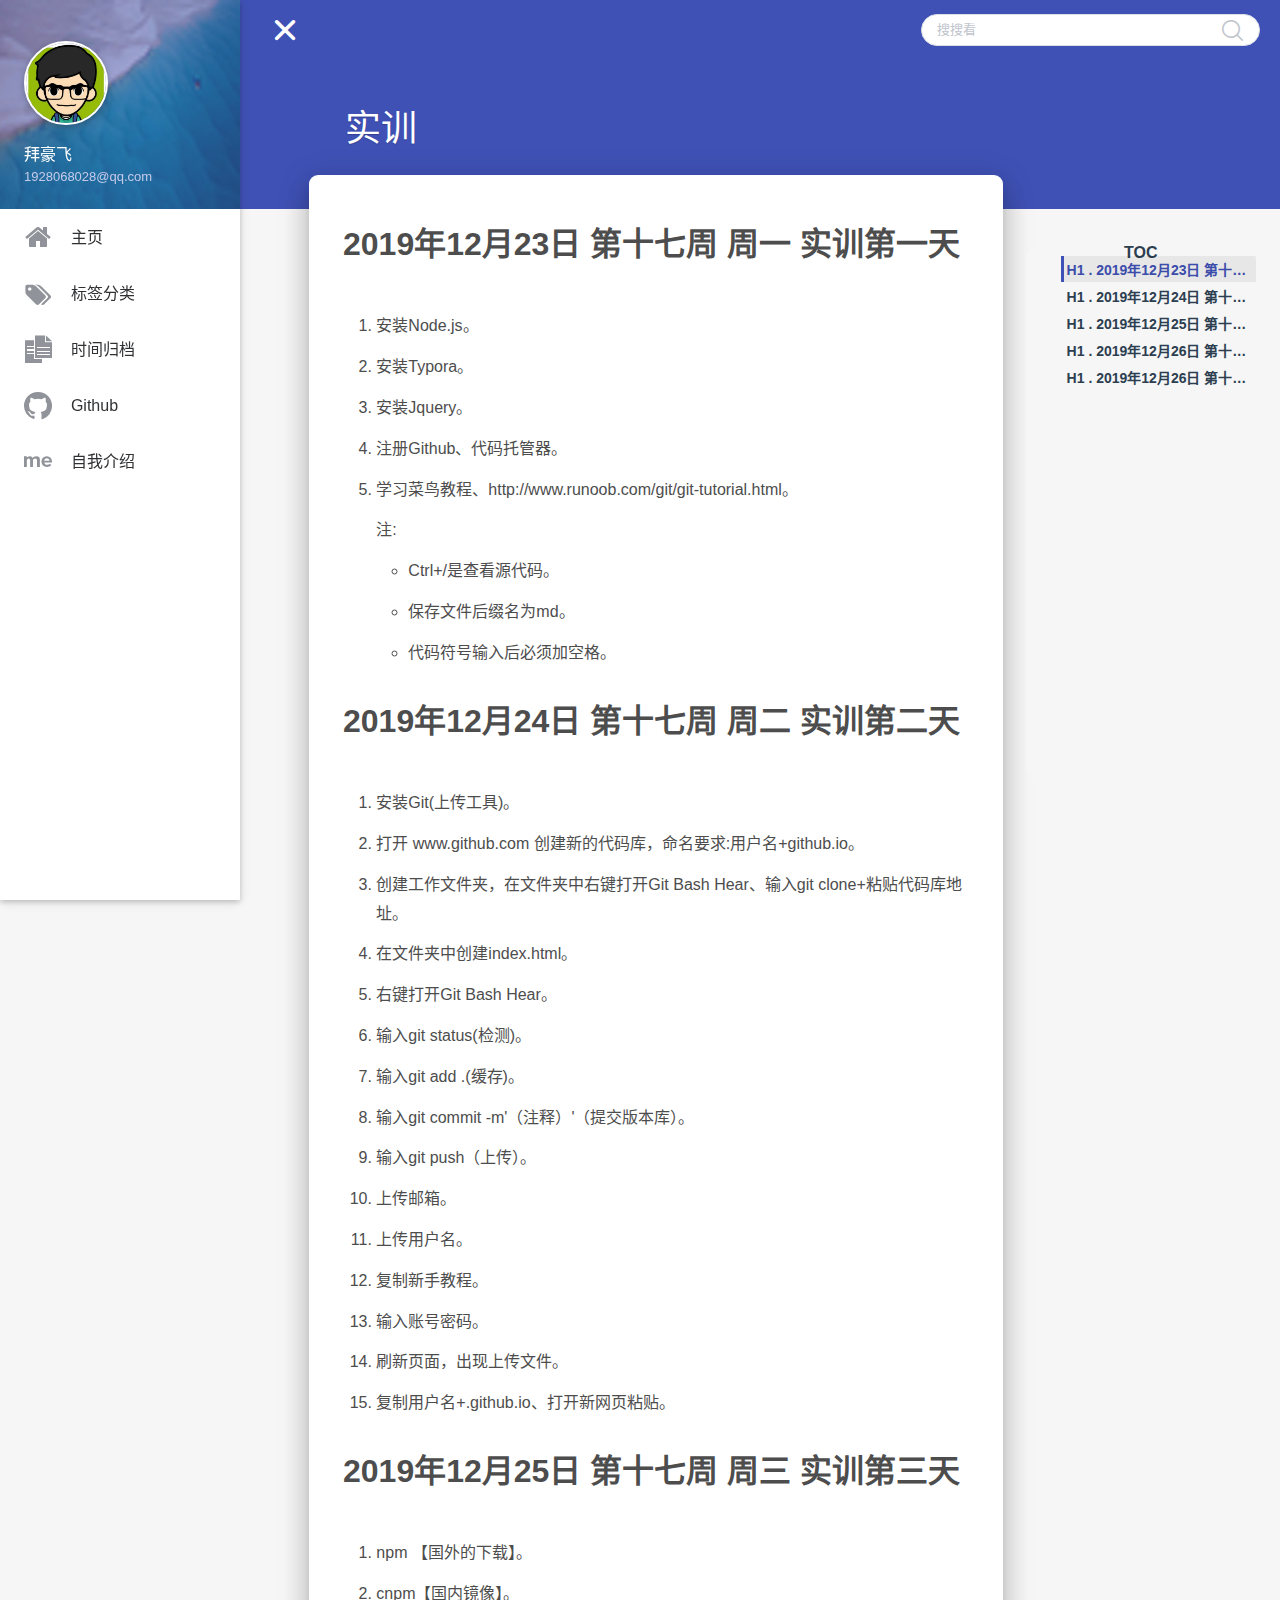
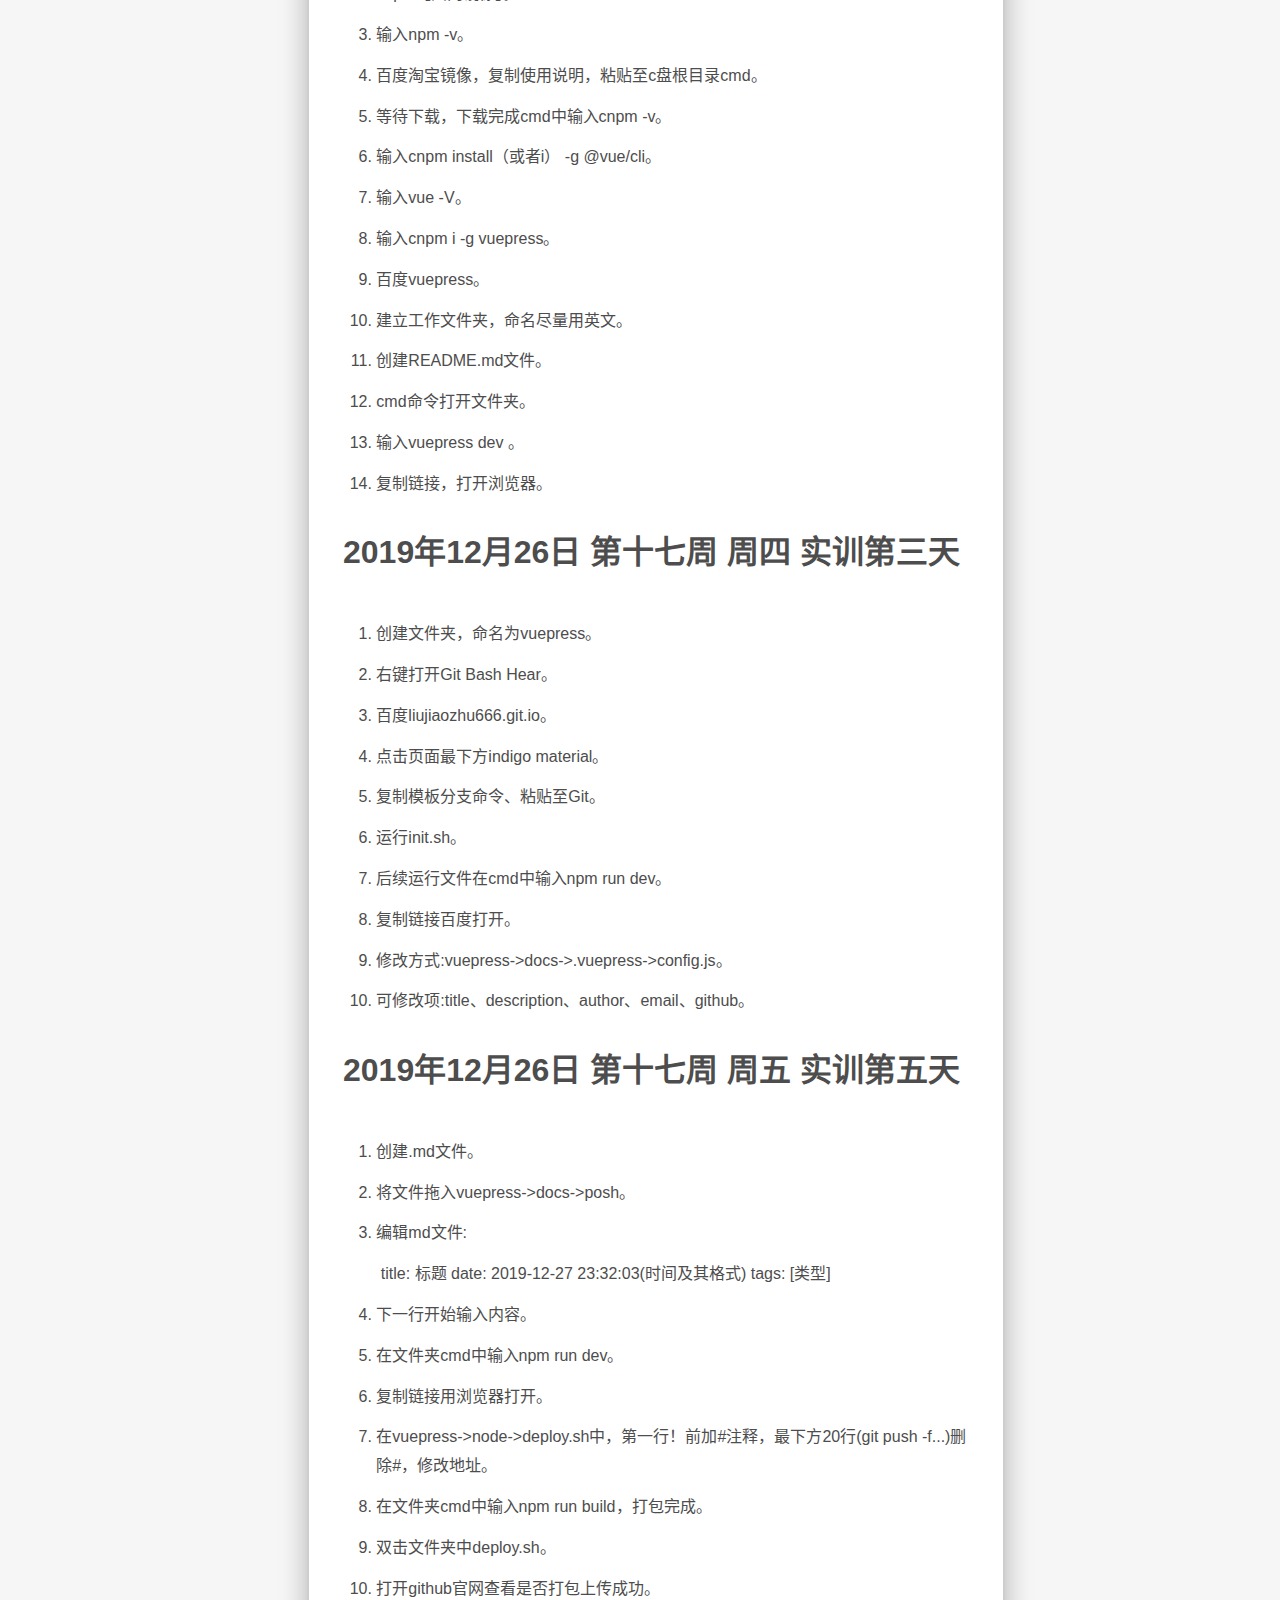
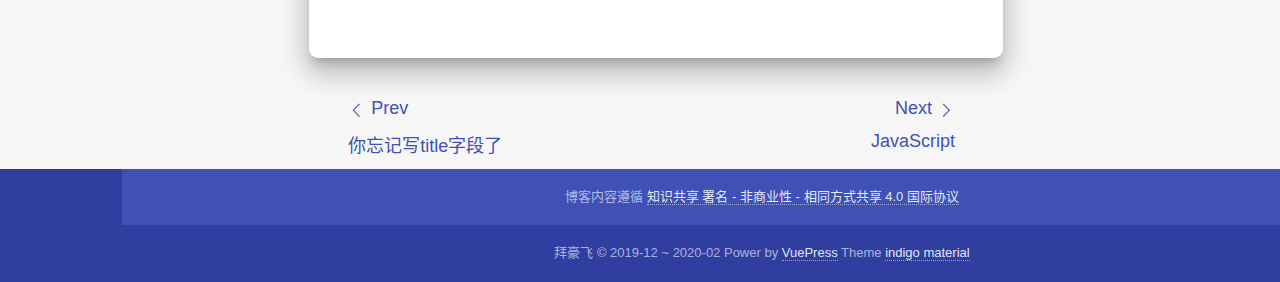
<file: posts/2019-2020学年第一学期实训.html>
<!DOCTYPE html>
<html lang="zh-CN">
  <head>
    <meta charset="utf-8" />
    <meta
      name="viewport"
      content="width=device-width, initial-scale=1, maximum-scale=1, user-scalable=no, minimal-ui"
    />
    <title>实训 | 拜豪飞</title>
    <meta name="description" content="信小豪" />
    <meta property="og:type" content="website" />
    <meta property="og:title" content="实训 | 拜豪飞" />
    <meta property="og:site_name" content="实训 | 拜豪飞" />
    <meta property="og:locale" content="zh-CN" />
    <meta name="twitter:card" content="summary" />
    <meta name="twitter:title" content="实训 | 拜豪飞" />
    <link rel="shortcut icon" href="/favicon.ico">
    
    <link rel="preload" href="/assets/css/0.styles.a26b9ab3.css" as="style"><link rel="preload" href="/assets/js/app.b65402a2.js" as="script"><link rel="preload" href="/assets/js/1.cf787c11.js" as="script"><link rel="preload" href="/assets/js/14.c0909d92.js" as="script"><link rel="preload" href="/assets/js/5.68c0f73b.js" as="script"><link rel="preload" href="/assets/js/7.b1d1a3c7.js" as="script"><link rel="preload" href="/assets/js/9.ef0cde9f.js" as="script"><link rel="preload" href="/assets/js/6.cf863b70.js" as="script"><link rel="preload" href="/assets/js/20.cd245c97.js" as="script"><link rel="preload" href="/assets/js/13.7597dde5.js" as="script"><link rel="preload" href="/assets/js/15.1a7d8497.js" as="script"><link rel="prefetch" href="/assets/js/10.82ed8db1.js"><link rel="prefetch" href="/assets/js/11.7a54b4a9.js"><link rel="prefetch" href="/assets/js/12.e8232952.js"><link rel="prefetch" href="/assets/js/16.7a9277a4.js"><link rel="prefetch" href="/assets/js/17.fd987f83.js"><link rel="prefetch" href="/assets/js/18.af203059.js"><link rel="prefetch" href="/assets/js/19.bd315672.js"><link rel="prefetch" href="/assets/js/21.099822da.js"><link rel="prefetch" href="/assets/js/22.eed68953.js"><link rel="prefetch" href="/assets/js/23.5907c0c5.js"><link rel="prefetch" href="/assets/js/24.4c0d2a50.js"><link rel="prefetch" href="/assets/js/4.61eb1fcd.js"><link rel="prefetch" href="/assets/js/8.ed2d14df.js"><link rel="prefetch" href="/assets/js/vendors~search.8f5aa1b7.js">
    <link rel="stylesheet" href="/assets/css/0.styles.a26b9ab3.css">
  </head>
  <body>
    <div id="loader-wrapper" style="display: none;opacity:0">
      <div id="loader"></div>
      <div class="loader-section section-left"></div>
      <div class="loader-section section-right"></div>
    </div>
    <div id="app" data-server-rendered="true"><div style="height:100%;" data-v-60762676><section class="el-container main-container" data-v-60762676><aside class="el-aside menu" style="width:auto;" data-v-09011f04 data-v-60762676><ul role="menubar" class="menu-wrap el-menu" style="background-color:;" data-v-09011f04><li data-v-09011f04><div class="brand-wrap" style="background-image:url(/brand.jpg);" data-v-09011f04><div class="brand" data-v-09011f04><a href="/" class="avatar waves-effect waves-circle waves-light router-link-active" data-v-09011f04><img src="/1.jpg" data-v-09011f04></a> <hgroup class="introduce" data-v-09011f04><div class="nickname" data-v-09011f04>拜豪飞</div> <a title="1928068028@qq.com" class="mail" data-v-09011f04>1928068028@qq.com</a></hgroup></div></div></li> <li role="menuitem" tabindex="-1" class="el-menu-item" style="padding-left:20px;color:;background-color:;" data-v-09011f04><i class="iconfont icon-home" data-v-09011f04></i> <span class="item-title" data-v-09011f04>主页</span></li> <li role="menuitem" tabindex="-1" class="el-menu-item" style="padding-left:20px;color:;background-color:;" data-v-09011f04><i class="iconfont icon-biaoqian" data-v-09011f04></i> <span class="item-title" data-v-09011f04>标签分类</span></li> <li role="menuitem" tabindex="-1" class="el-menu-item" style="padding-left:20px;color:;background-color:;" data-v-09011f04><i class="iconfont icon-wenzhang" data-v-09011f04></i> <span class="item-title" data-v-09011f04>时间归档</span></li> <li role="menuitem" tabindex="-1" class="el-menu-item" style="padding-left:20px;color:;background-color:;" data-v-09011f04><i class="iconfont icon-github" data-v-09011f04></i> <span class="item-title" data-v-09011f04>Github</span></li> <li role="menuitem" tabindex="-1" class="el-menu-item" style="padding-left:20px;color:;background-color:;" data-v-09011f04><i class="iconfont icon-aboutme" data-v-09011f04></i> <span class="item-title" data-v-09011f04>自我介绍</span></li></ul></aside> <section class="el-container container-warp" data-v-60762676><header id="topHeader" class="el-header top-header" style="height:60px;padding-left:260px;" data-v-7429231c data-v-60762676><div class="header-warp el-row is-align-middle el-row--flex" data-v-7429231c><div class="el-col el-col-12 el-col-xs-7" data-v-7429231c><div class="el-row is-align-middle el-row--flex" data-v-7429231c><div class="el-col el-col-2" data-v-7429231c><button type="button" class="el-button el-button--primary is-circle" data-v-7429231c><!----><!----><span><i class="iconfont icon-caidan" data-v-7429231c></i></span></button></div></div></div> <div class="el-col el-col-20 el-col-xs-24" data-v-7429231c><div class="grid-content bg-purple-light" data-v-7429231c><div class="el-row is-justify-end is-align-middle el-row--flex" data-v-7429231c><div class="el-col el-col-13 el-col-xs-24 el-col-sm-21 el-col-md-17 el-col-lg-13" data-v-7429231c><div aria-haspopup="listbox" role="combobox" aria-owns="el-autocomplete-2632" class="el-autocomplete search-input" data-v-7429231c><div class="el-input el-input--small el-input--suffix"><!----><input type="text" autocomplete="off" valueKey="value" popperClass="search-popper" placeholder="搜搜看" fetchSuggestions="function () { [native code] }" debounce="300" placement="bottom-start" popperAppendToBody="true" value="" class="el-input__inner"><!----><span class="el-input__suffix"><span class="el-input__suffix-inner"><i class="el-input__icon el-icon-search search-ico" data-v-7429231c></i><!----></span><!----></span><!----></div><div role="region" class="el-autocomplete-suggestion el-popper search-popper" style="width:;display:none;"><div class="el-scrollbar"><div class="el-autocomplete-suggestion__wrap el-scrollbar__wrap el-scrollbar__wrap--hidden-default"><ul class="el-scrollbar__view el-autocomplete-suggestion__list"></ul></div><div class="el-scrollbar__bar is-horizontal"><div class="el-scrollbar__thumb" style="width:0;transform:translateX(0%);ms-transform:translateX(0%);webkit-transform:translateX(0%);"></div></div><div class="el-scrollbar__bar is-vertical"><div class="el-scrollbar__thumb" style="height:0;transform:translateY(0%);ms-transform:translateY(0%);webkit-transform:translateY(0%);"></div></div></div></div></div></div></div></div></div></div></header> <main class="el-main my-main" style="margin-left:240px;" data-v-4fec0d22 data-v-60762676><div class="content-header index-header" data-v-0d2aefce data-v-4fec0d22><div class="container fade-scale in" data-v-0d2aefce><h1 id="conentHeader" class="title" data-v-0d2aefce>实训</h1> <h5 class="subtitle" data-v-0d2aefce></h5></div></div> <div data-v-62816cfb data-v-4fec0d22><div class="post-content el-row is-justify-center el-row--flex" data-v-62816cfb><div id="post-card" class="post-card post-sign el-col el-col-16 el-col-xs-24 el-col-sm-23 el-col-md-23 el-col-lg-16" data-v-62816cfb><div class="content__default" data-v-62816cfb><h1 id="_2019年12月23日-第十七周-周一-实训第一天"><a href="#_2019年12月23日-第十七周-周一-实训第一天" class="header-anchor">#</a> 2019年12月23日 第十七周 周一 实训第一天</h1> <ol><li><p>安装Node.js。</p></li> <li><p>安装Typora。</p></li> <li><p>安装Jquery。</p></li> <li><p>注册Github、代码托管器。</p></li> <li><p>学习菜鸟教程、http://www.runoob.com/git/git-tutorial.html。</p> <p>注:</p> <ul><li><p>Ctrl+/是查看源代码。</p></li> <li><p>保存文件后缀名为md。</p></li> <li><p>代码符号输入后必须加空格。</p></li></ul></li></ol> <h1 id="_2019年12月24日-第十七周-周二-实训第二天"><a href="#_2019年12月24日-第十七周-周二-实训第二天" class="header-anchor">#</a> 2019年12月24日 第十七周 周二 实训第二天</h1> <ol><li><p>安装Git(上传工具)。</p></li> <li><p>打开 www.github.com 创建新的代码库，命名要求:用户名+github.io。</p></li> <li><p>创建工作文件夹，在文件夹中右键打开Git Bash Hear、输入git clone+粘贴代码库地址。</p></li> <li><p>在文件夹中创建index.html。</p></li> <li><p>右键打开Git Bash Hear。</p></li> <li><p>输入git status(检测)。</p></li> <li><p>输入git add .(缓存)。</p></li> <li><p>输入git commit -m'（注释）'（提交版本库）。</p></li> <li><p>输入git push（上传）。</p></li> <li><p>上传邮箱。</p></li> <li><p>上传用户名。</p></li> <li><p>复制新手教程。</p></li> <li><p>输入账号密码。</p></li> <li><p>刷新页面，出现上传文件。</p></li> <li><p>复制用户名+.github.io、打开新网页粘贴。</p></li></ol> <h1 id="_2019年12月25日-第十七周-周三-实训第三天"><a href="#_2019年12月25日-第十七周-周三-实训第三天" class="header-anchor">#</a> 2019年12月25日 第十七周 周三 实训第三天</h1> <ol><li><p>npm 【国外的下载】。</p></li> <li><p>cnpm【国内镜像】。</p></li> <li><p>输入npm -v。</p></li> <li><p>百度淘宝镜像，复制使用说明，粘贴至c盘根目录cmd。</p></li> <li><p>等待下载，下载完成cmd中输入cnpm -v。</p></li> <li><p>输入cnpm install（或者i） -g @vue/cli。</p></li> <li><p>输入vue -V。</p></li> <li><p>输入cnpm i -g vuepress。</p></li> <li><p>百度vuepress。</p></li> <li><p>建立工作文件夹，命名尽量用英文。</p></li> <li><p>创建README.md文件。</p></li> <li><p>cmd命令打开文件夹。</p></li> <li><p>输入vuepress dev 。</p></li> <li><p>复制链接，打开浏览器。</p></li></ol> <h1 id="_2019年12月26日-第十七周-周四-实训第三天"><a href="#_2019年12月26日-第十七周-周四-实训第三天" class="header-anchor">#</a> 2019年12月26日 第十七周 周四 实训第三天</h1> <ol><li><p>创建文件夹，命名为vuepress。</p></li> <li><p>右键打开Git Bash Hear。</p></li> <li><p>百度liujiaozhu666.git.io。</p></li> <li><p>点击页面最下方indigo material。</p></li> <li><p>复制模板分支命令、粘贴至Git。</p></li> <li><p>运行init.sh。</p></li> <li><p>后续运行文件在cmd中输入npm run dev。</p></li> <li><p>复制链接百度打开。</p></li> <li><p>修改方式:vuepress-&gt;docs-&gt;.vuepress-&gt;config.js。</p></li> <li><p>可修改项:title、description、author、email、github。</p></li></ol> <h1 id="_2019年12月26日-第十七周-周五-实训第五天"><a href="#_2019年12月26日-第十七周-周五-实训第五天" class="header-anchor">#</a> 2019年12月26日 第十七周 周五 实训第五天</h1> <ol><li><p>创建.md文件。</p></li> <li><p>将文件拖入vuepress-&gt;docs-&gt;posh。</p></li> <li><p>编辑md文件:</p> <p>​           title: 标题
​           date: 2019-12-27 23:32:03(时间及其格式)
​           tags: [类型]</p></li> <li><p>下一行开始输入内容。</p></li> <li><p>在文件夹cmd中输入npm run dev。</p></li> <li><p>复制链接用浏览器打开。</p></li> <li><p>在vuepress-&gt;node-&gt;deploy.sh中，第一行！前加#注释，最下方20行(git push -f...)删除#，修改地址。</p></li> <li><p>在文件夹cmd中输入npm run build，打包完成。</p></li> <li><p>双击文件夹中deploy.sh。</p></li> <li><p>打开github官网查看是否打包上传成功。</p></li></ol></div> <span id="footerPost" data-v-62816cfb></span></div> <div id="post-toc" class="post-toc el-col el-col-6" data-v-62816cfb><h4 class="catalog-title" data-v-62816cfb>TOC</h4> <div class="catalog-body" data-v-62816cfb><ul id="catalog-list" class="catalog-list" data-v-62816cfb></ul></div></div></div> <div class="post-nav el-row is-justify-space-around el-row--flex" data-v-62816cfb><div class="post-prev el-col el-col-7" data-v-62816cfb><div data-v-62816cfb><a href="/posts/Javau%E5%85%B3%E9%94%AE%E5%AD%97.html" data-v-62816cfb><i class="el-icon-arrow-left" data-v-62816cfb></i> Prev
        </a> <p class="nav-title" data-v-62816cfb>你忘记写title字段了</p></div></div> <div class="post-next el-col el-col-7 el-col-lg-pull-5" data-v-62816cfb><div data-v-62816cfb><a href="/posts/javascript.html" data-v-62816cfb>
          Next
          <i class="el-icon-arrow-right" data-v-62816cfb></i></a> <p class="nav-title" data-v-62816cfb>JavaScript</p></div></div></div> <div class="el-row is-justify-center el-row--flex" data-v-62816cfb></div> <span data-v-2ab0b9b3 data-v-62816cfb><button type="button" class="el-button toc-btn el-button--primary is-circle" data-v-2ab0b9b3><!----><!----><span><i class="iconfont icon-service-directory" data-v-2ab0b9b3></i></span></button> <button type="button" class="el-button gotop-btn el-button--primary is-circle" data-v-2ab0b9b3><!----><!----><span><i class="el-icon-arrow-up" data-v-2ab0b9b3></i></span></button></span></div></main></section> <button type="button" class="el-button gotop-btn el-button--primary is-circle" style="display:none;" data-v-0ca947a2 data-v-60762676><!----><!----><span><i class="el-icon-arrow-up" data-v-0ca947a2></i></span></button></section> <footer class="el-footer container-footer" style="height:60px;" data-v-d5fdfe92 data-v-60762676><div class="footer-warp el-row is-justify-center is-align-center el-row--flex footerMargin" data-v-d5fdfe92><div class="footer-top el-col el-col-24" data-v-d5fdfe92><p class="ellipsis" data-v-d5fdfe92><span data-v-d5fdfe92>
          博客内容遵循
          <a rel="license" href="https://creativecommons.org/licenses/by-nc-sa/4.0/deed.zh" data-v-d5fdfe92>知识共享 署名 - 非商业性 - 相同方式共享 4.0 国际协议</a></span></p></div> <div class="footer-bottom el-col el-col-24" data-v-d5fdfe92><p class="ellipsis" data-v-d5fdfe92><span data-v-d5fdfe92><span data-v-d5fdfe92>
            拜豪飞 © 2019-12 ~ 2020-02
          </span></span> <span data-v-d5fdfe92>
          Power by
          <a href="https://vuepress.vuejs.org/zh/" target="_blank" data-v-d5fdfe92>VuePress</a> Theme
          <a href="https://github.com/zhhlwd/vuepress-theme-indigo-material" target="_blank" data-v-d5fdfe92>indigo material</a></span></p></div></div></footer> <div class="overlay" data-v-60762676></div></div><div class="global-ui"></div></div>
    <script src="/assets/js/app.b65402a2.js" defer></script><script src="/assets/js/1.cf787c11.js" defer></script><script src="/assets/js/14.c0909d92.js" defer></script><script src="/assets/js/5.68c0f73b.js" defer></script><script src="/assets/js/7.b1d1a3c7.js" defer></script><script src="/assets/js/9.ef0cde9f.js" defer></script><script src="/assets/js/6.cf863b70.js" defer></script><script src="/assets/js/20.cd245c97.js" defer></script><script src="/assets/js/13.7597dde5.js" defer></script><script src="/assets/js/15.1a7d8497.js" defer></script>
  </body>
</html>
</file>
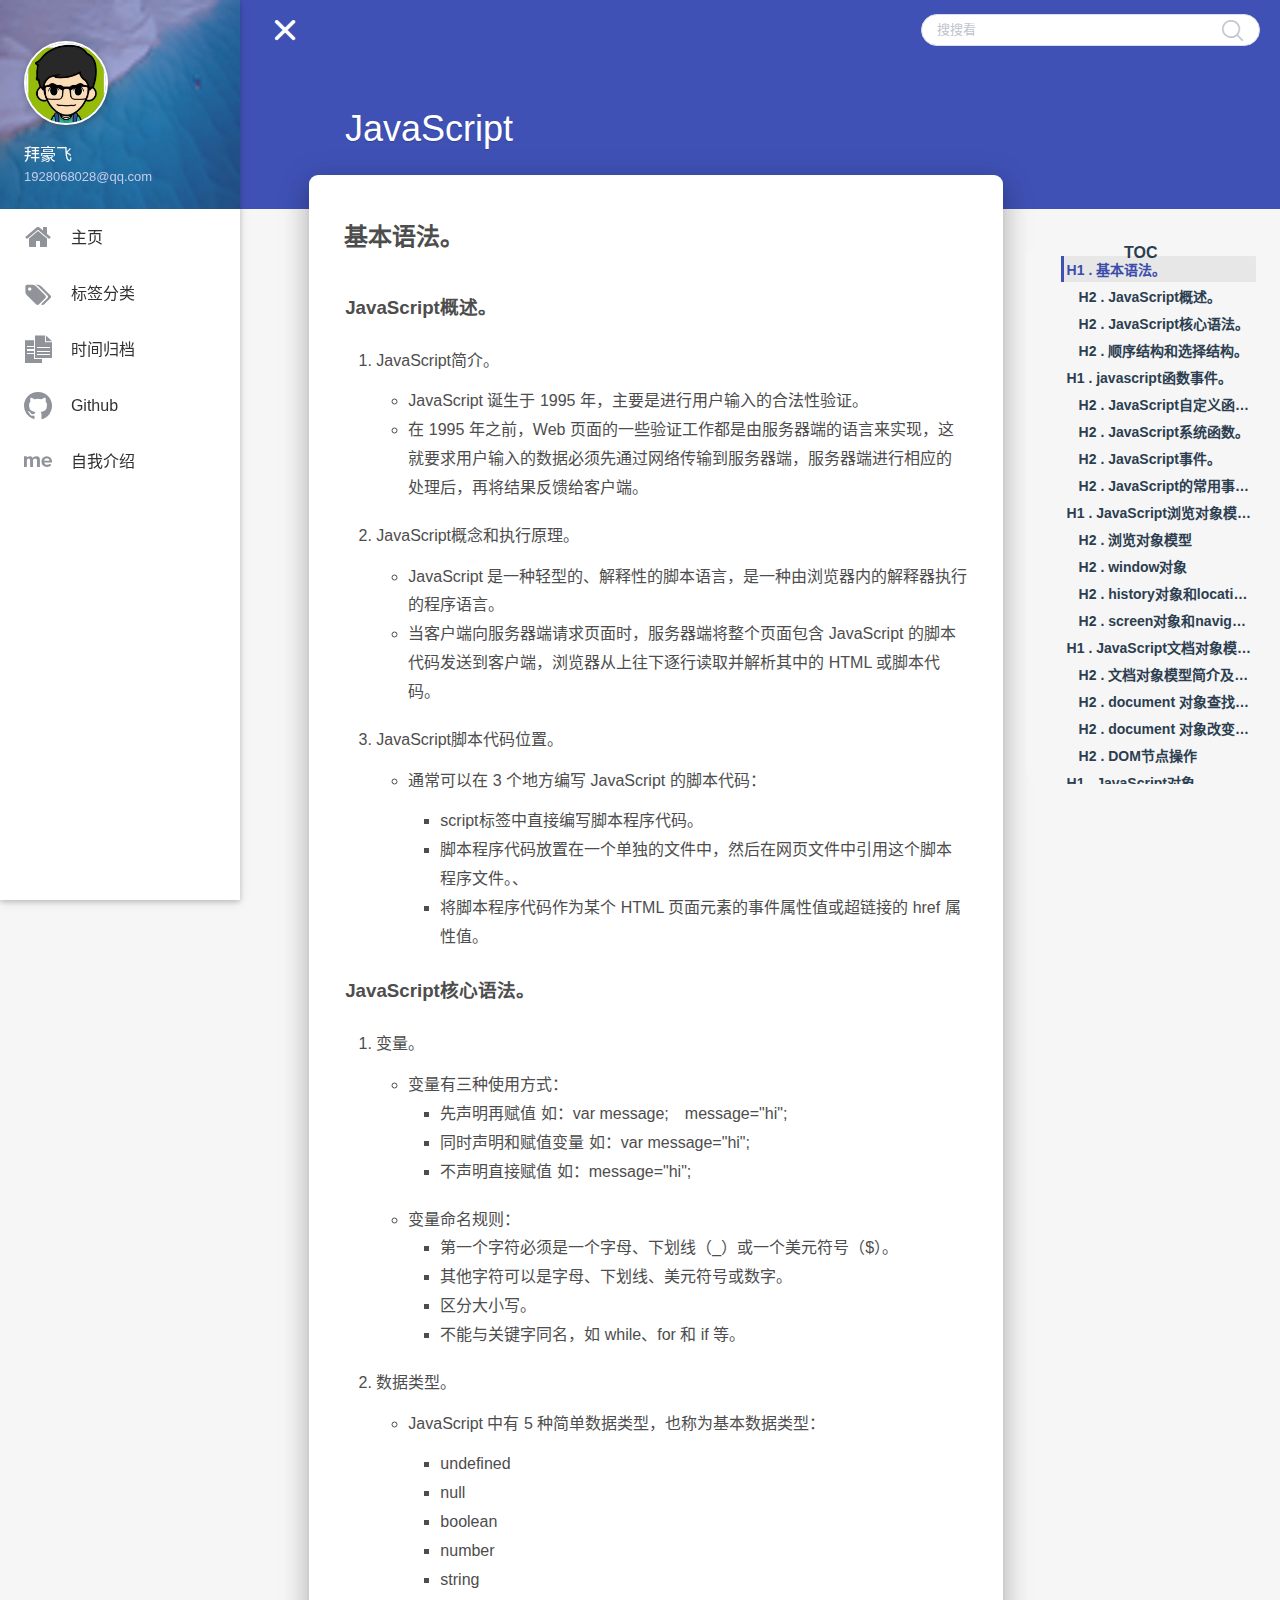
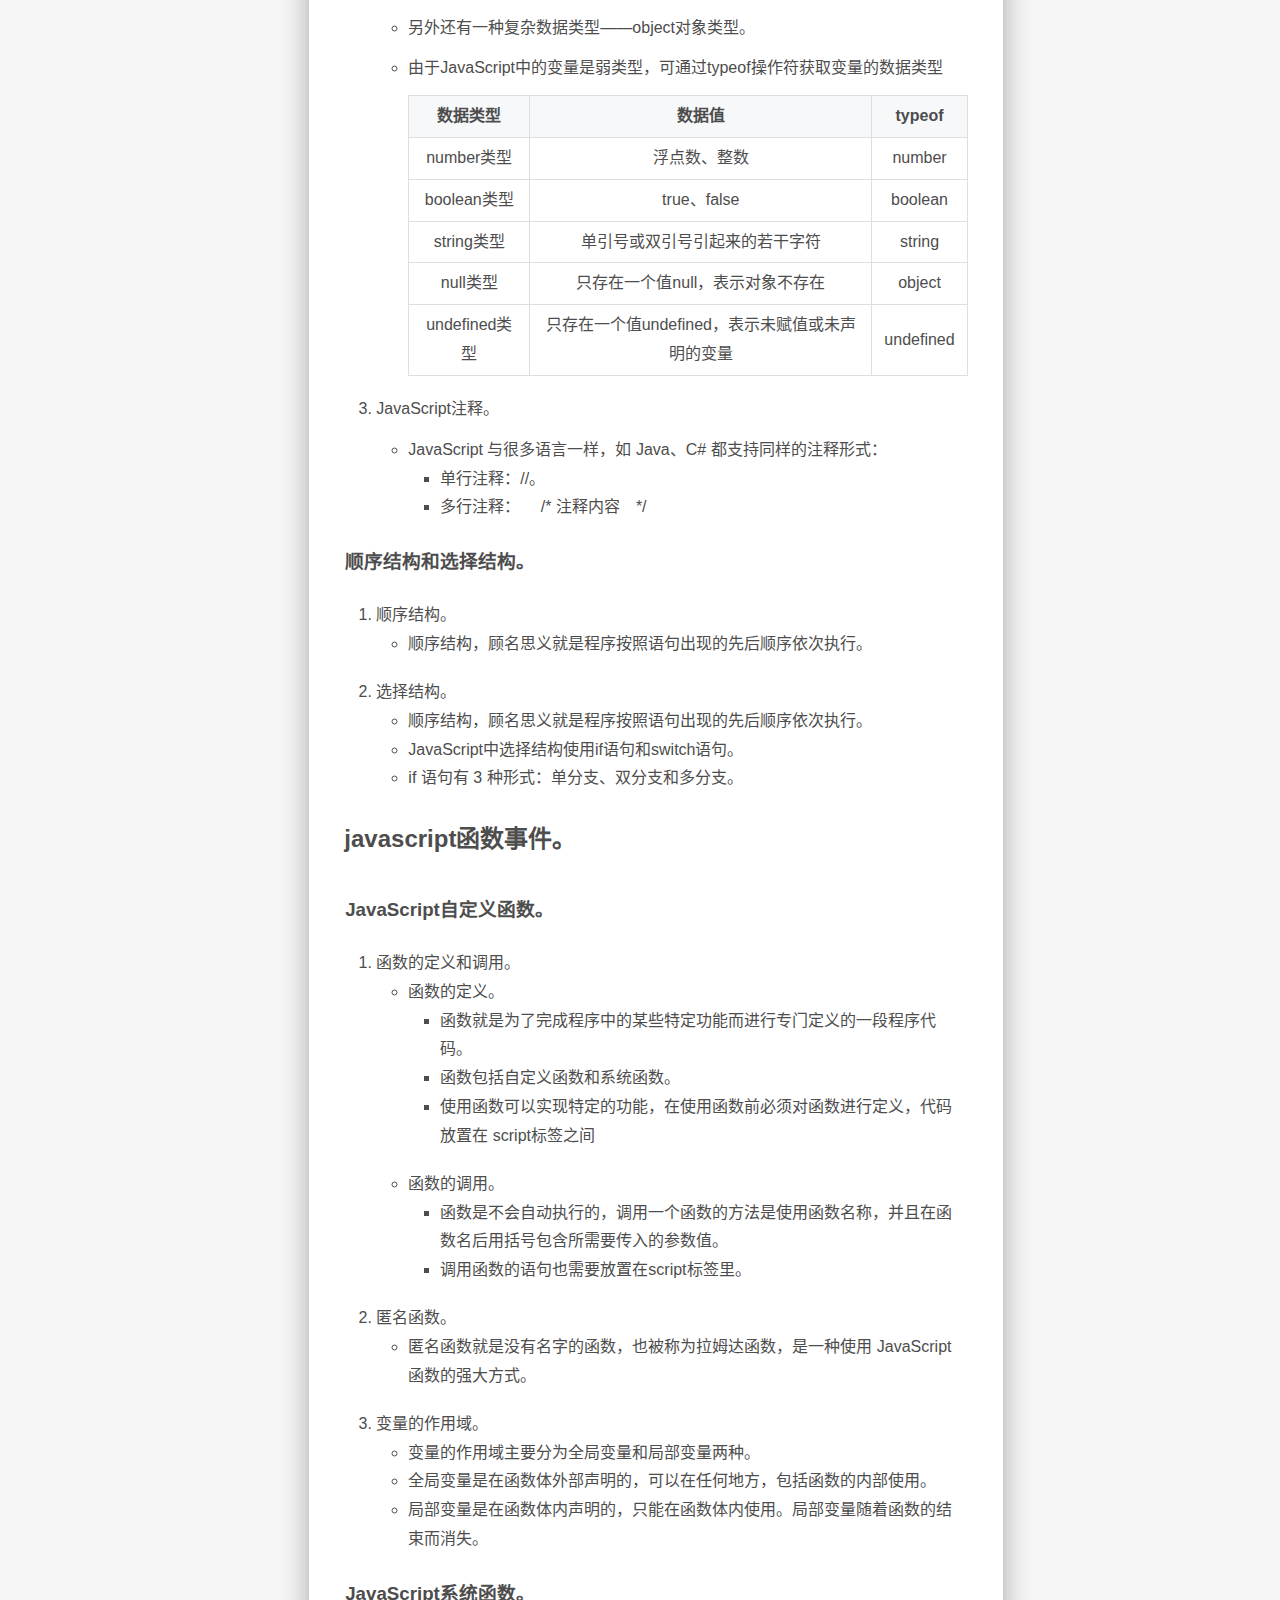
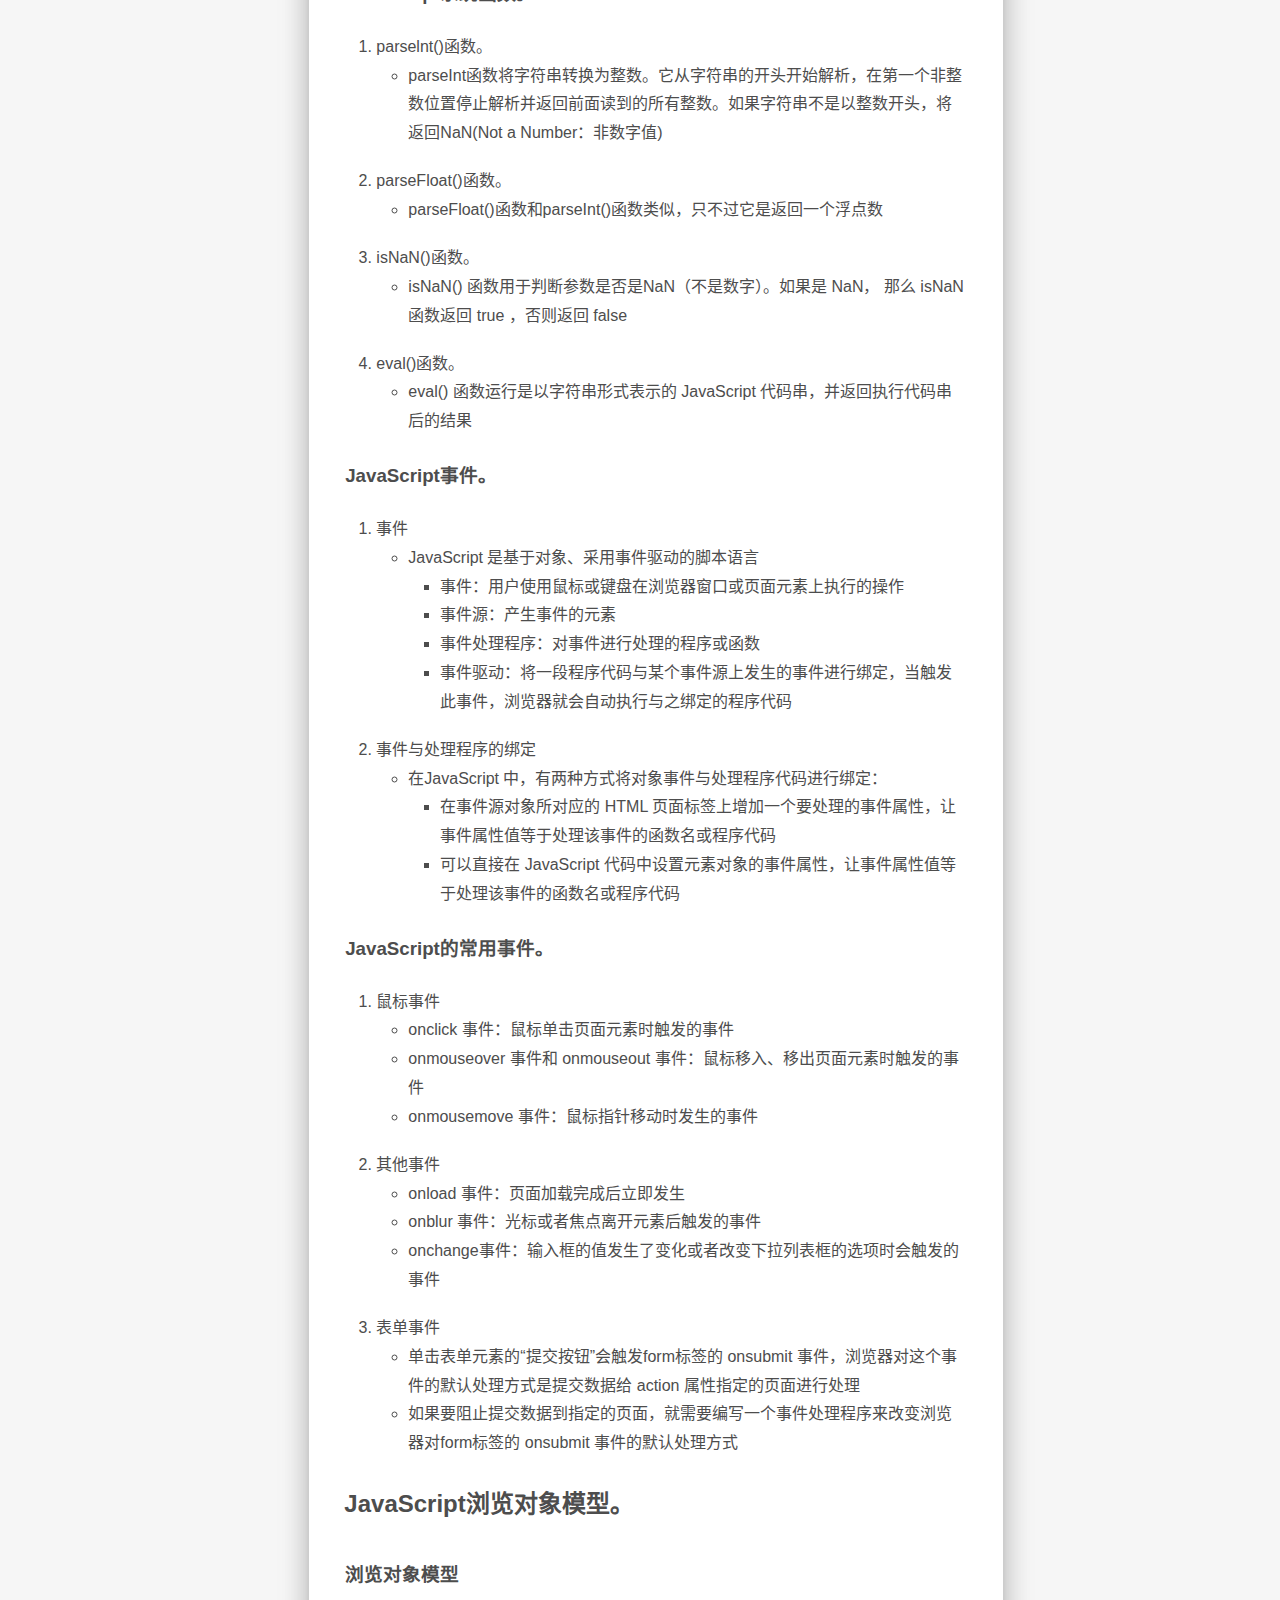
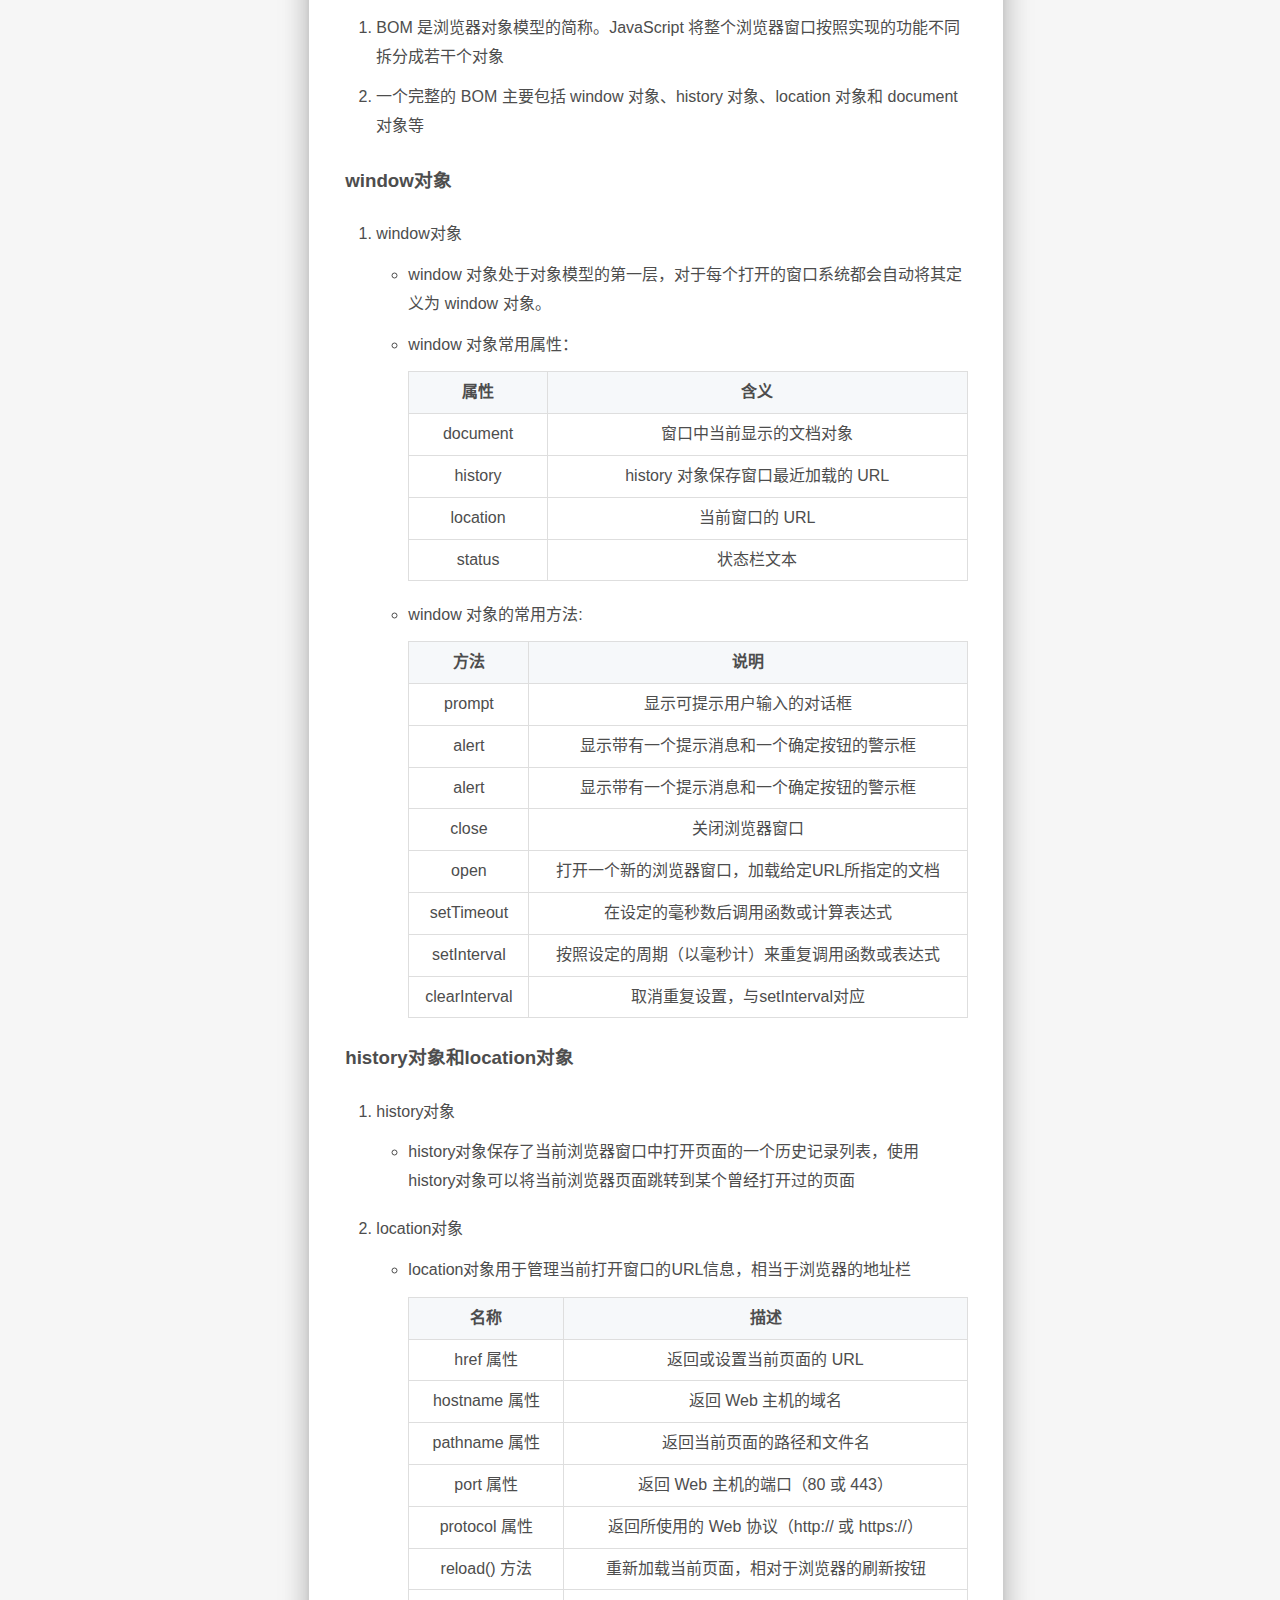
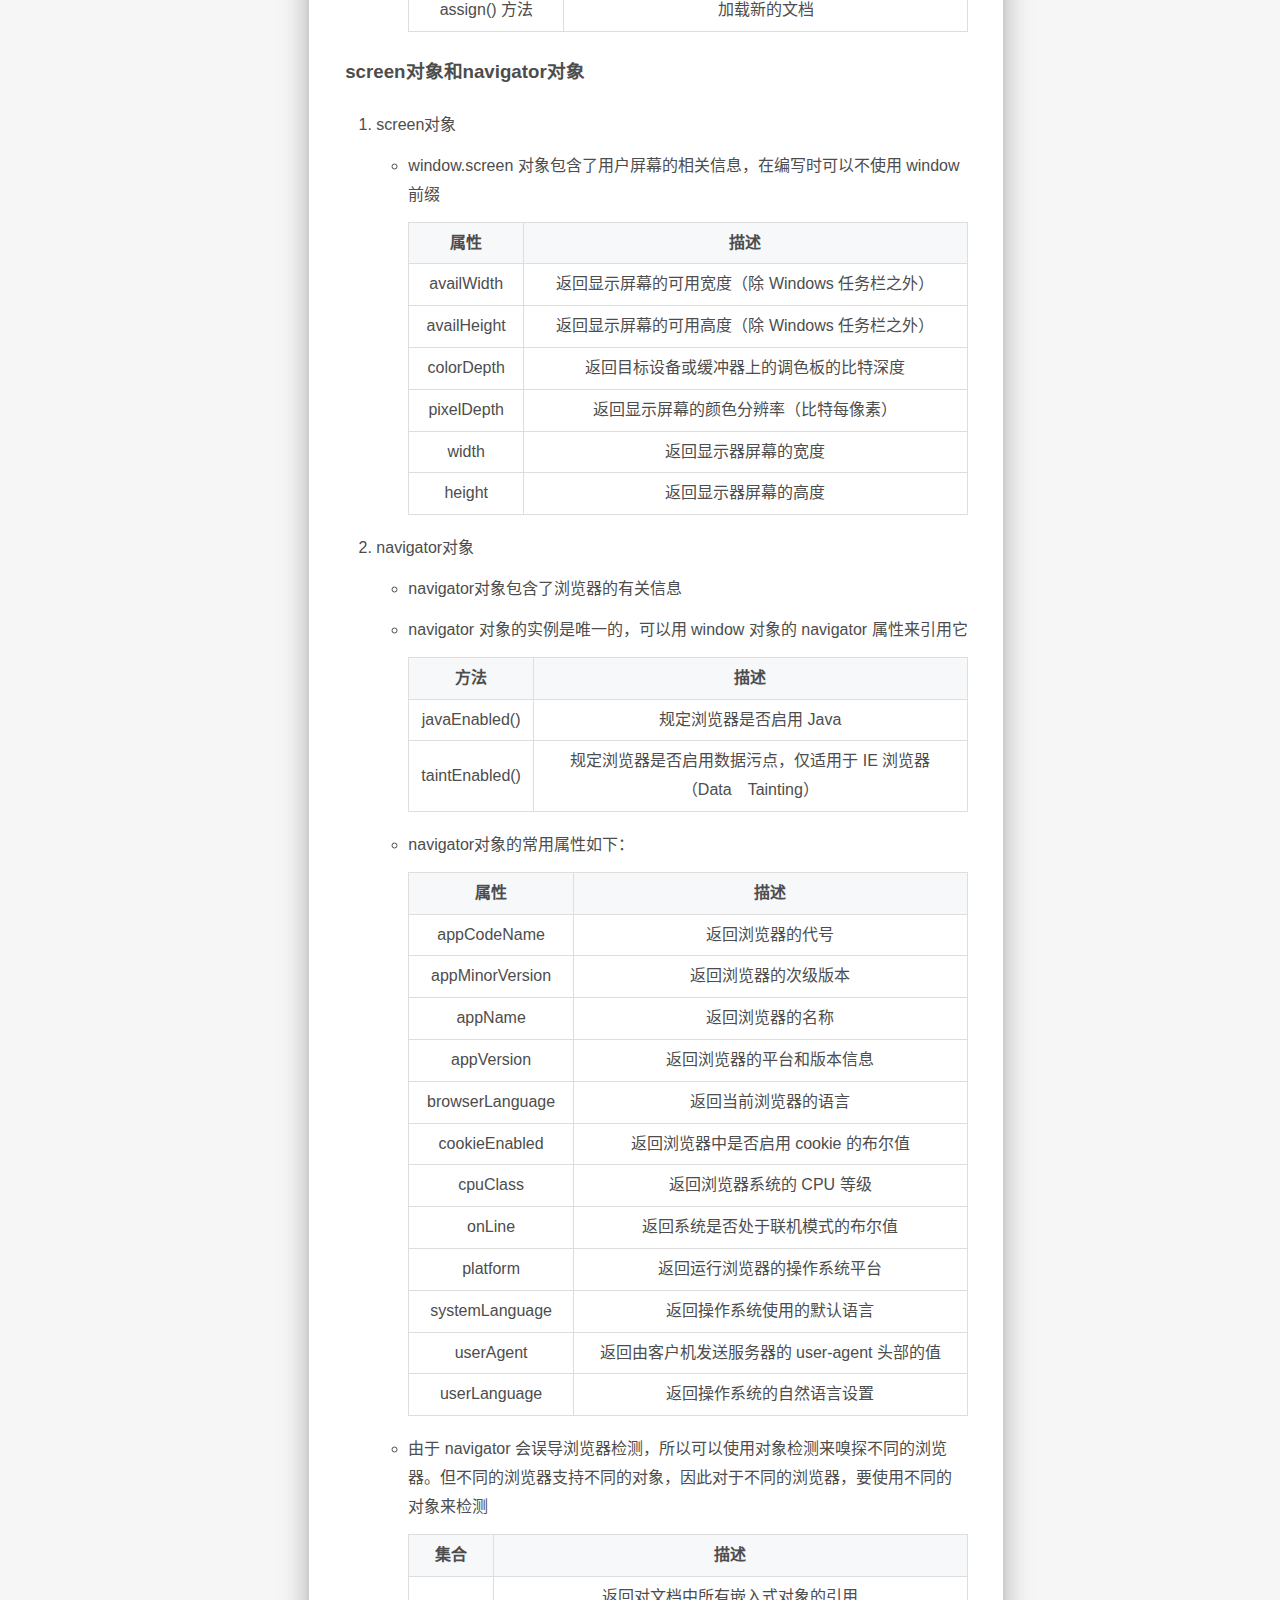
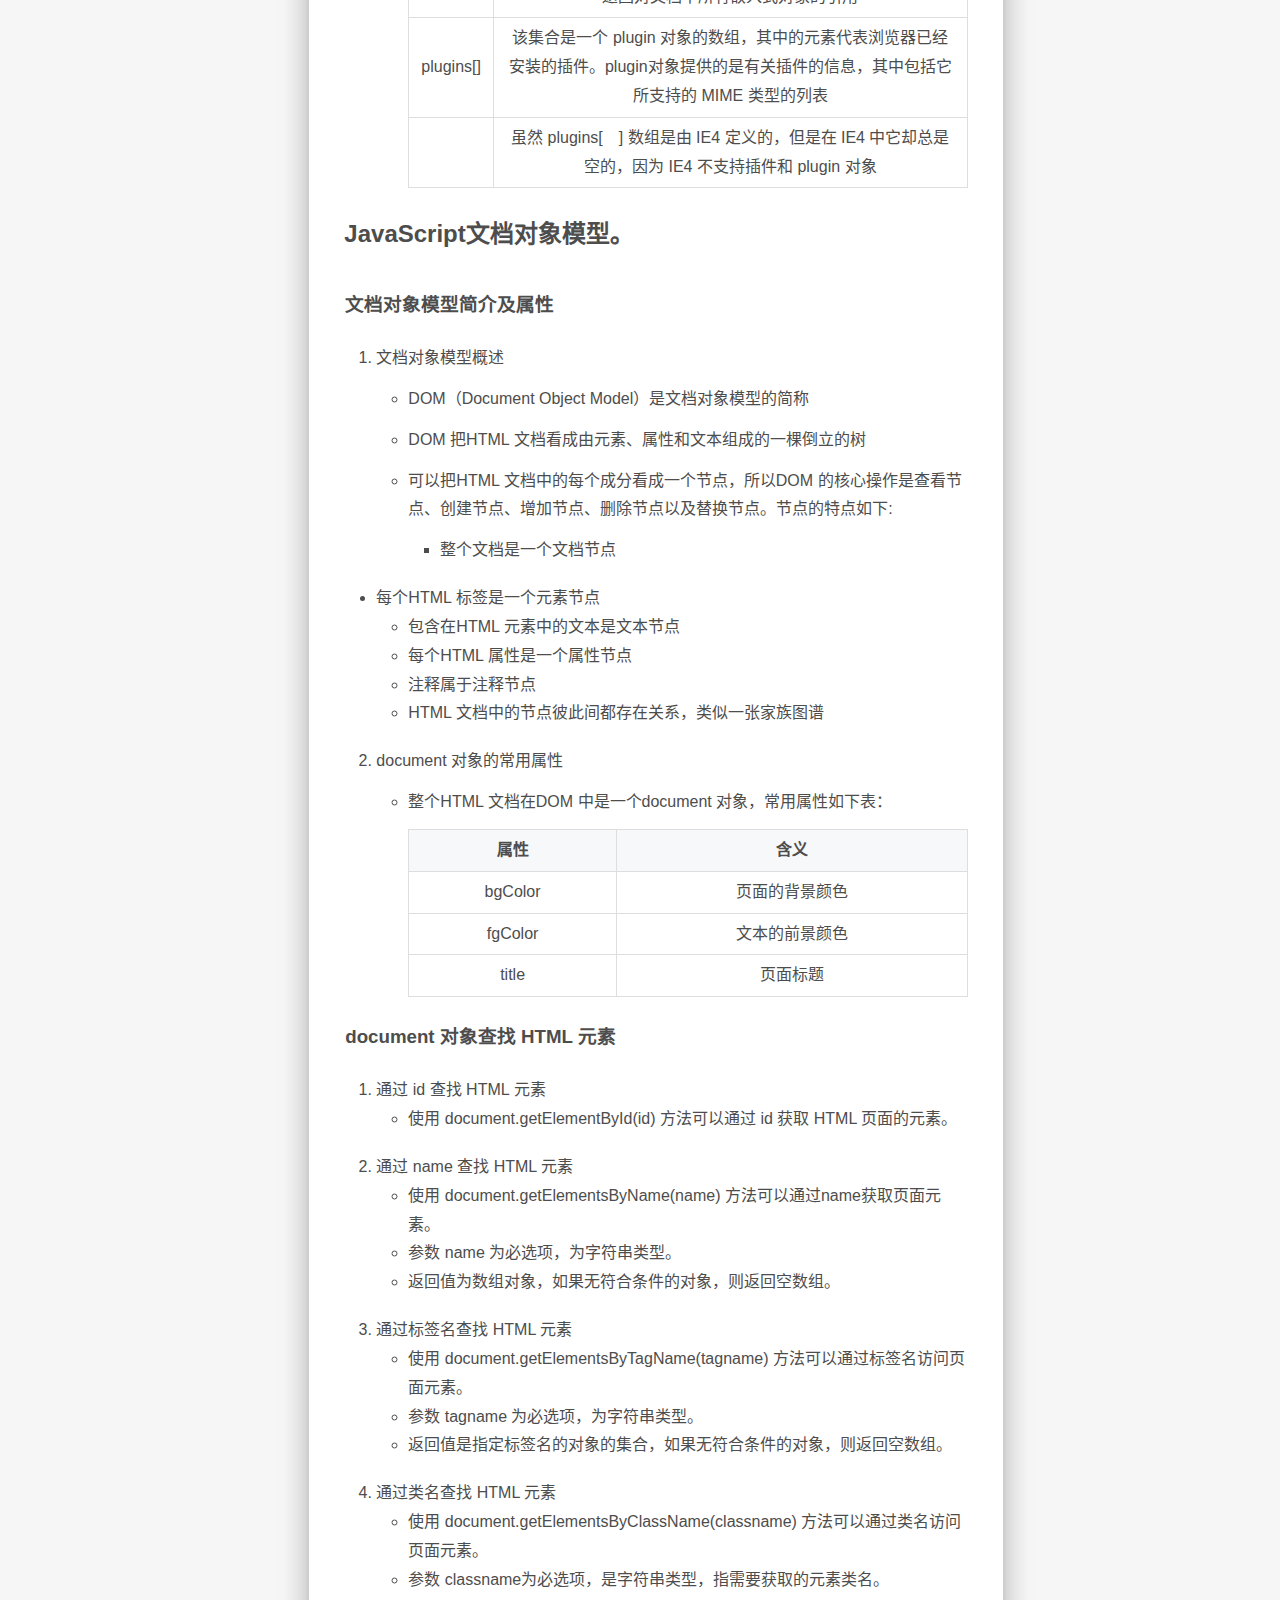
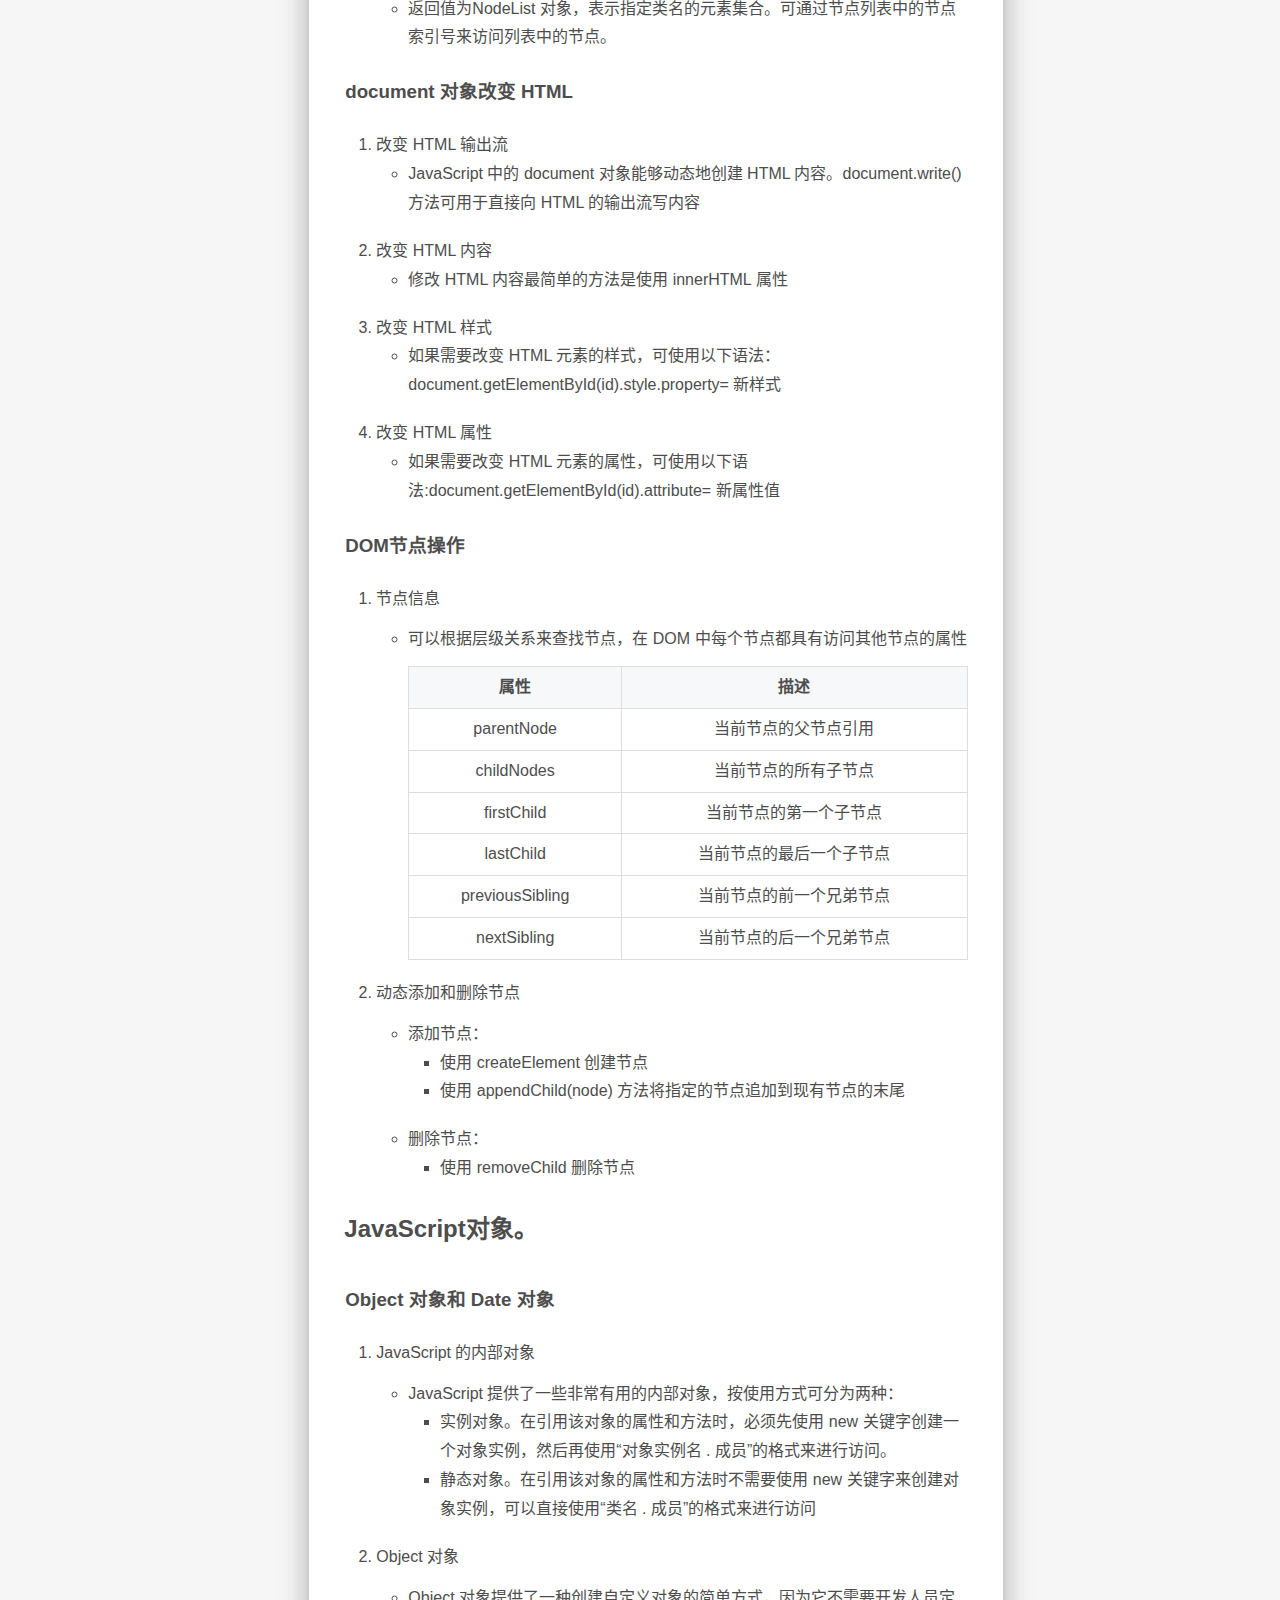
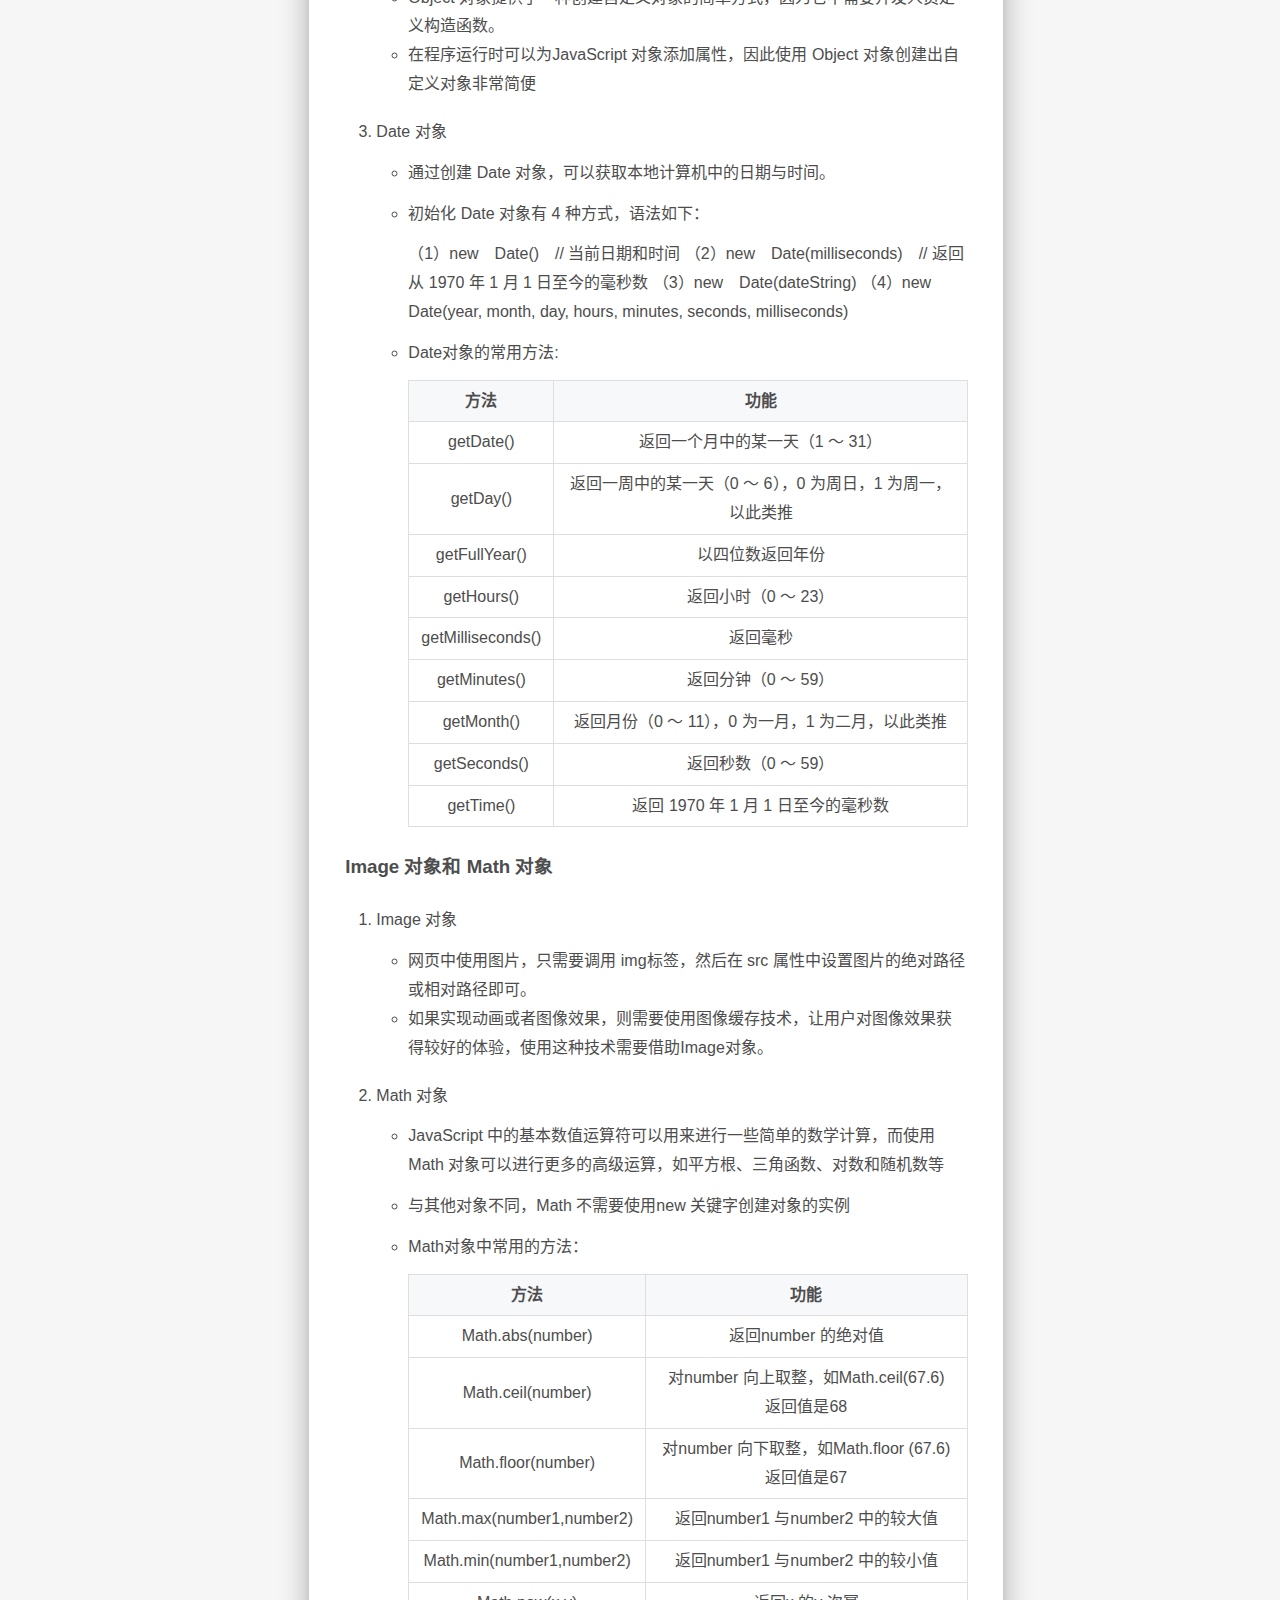
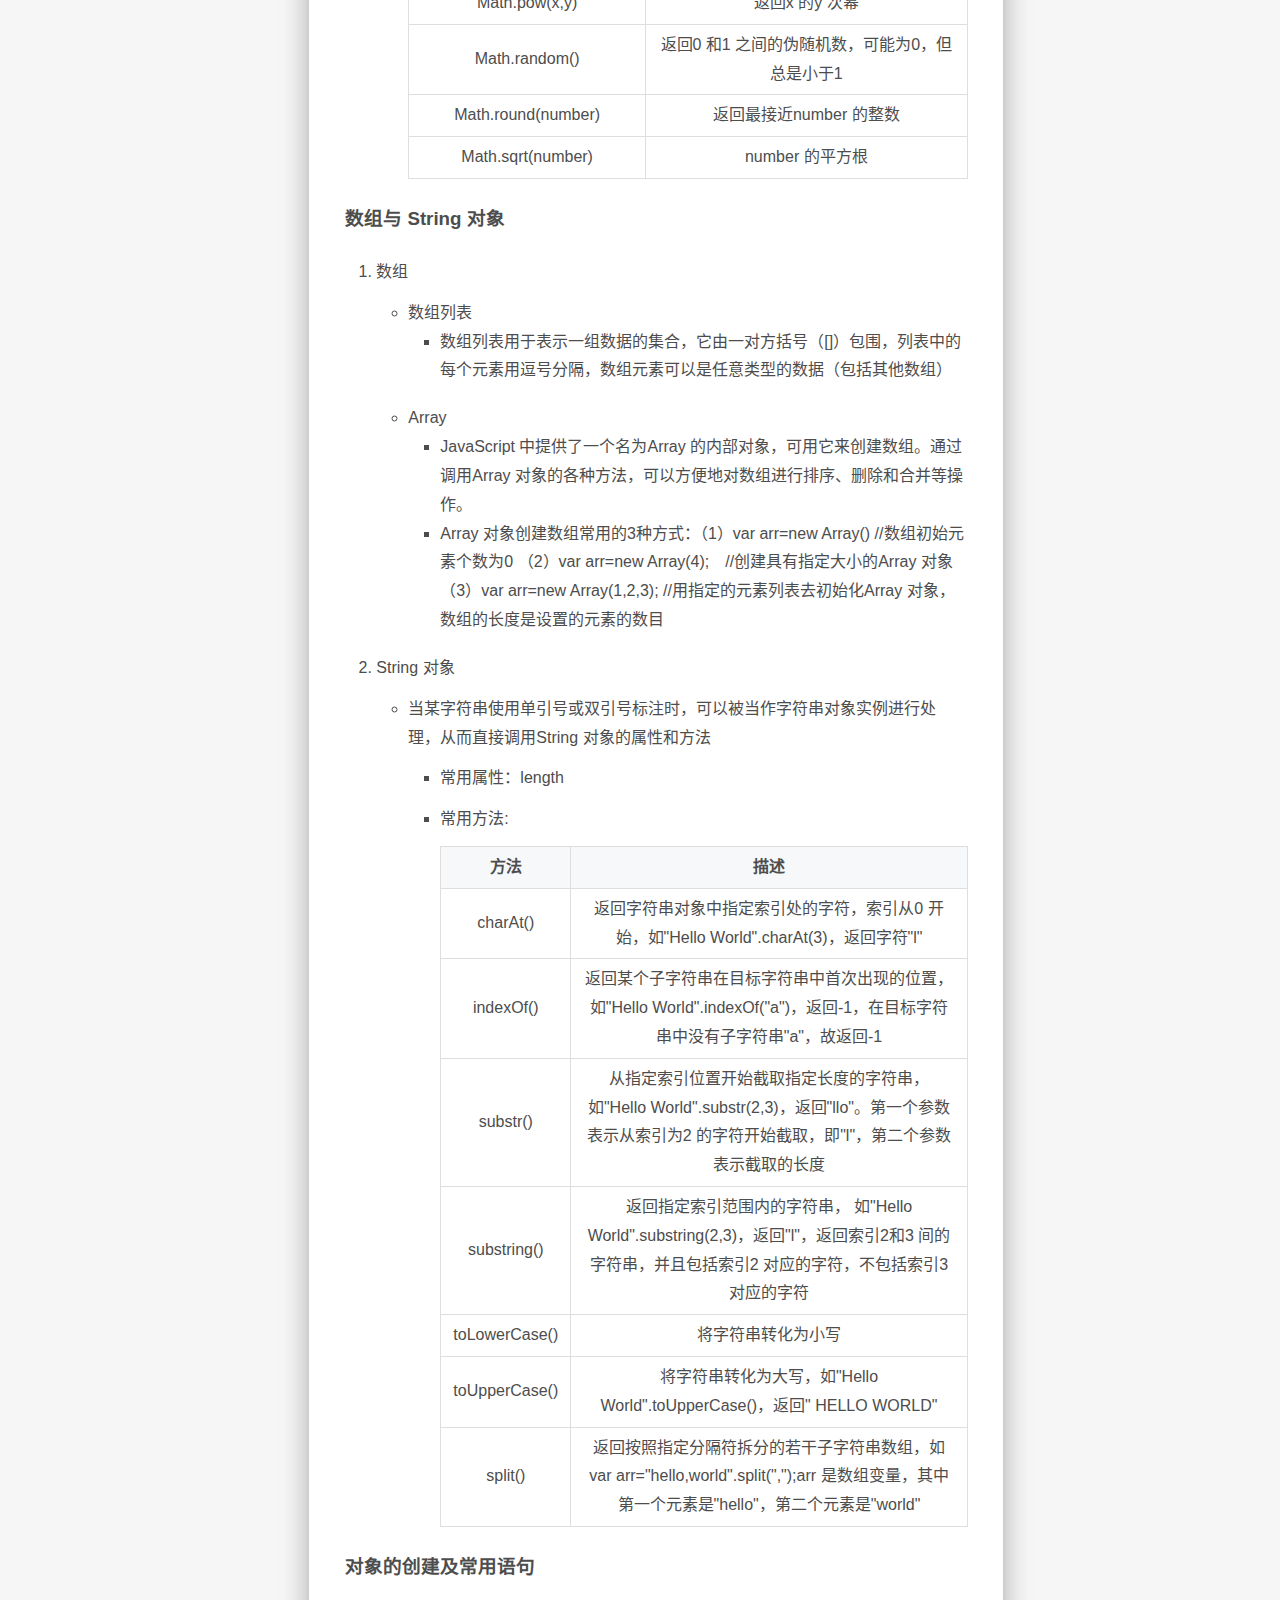
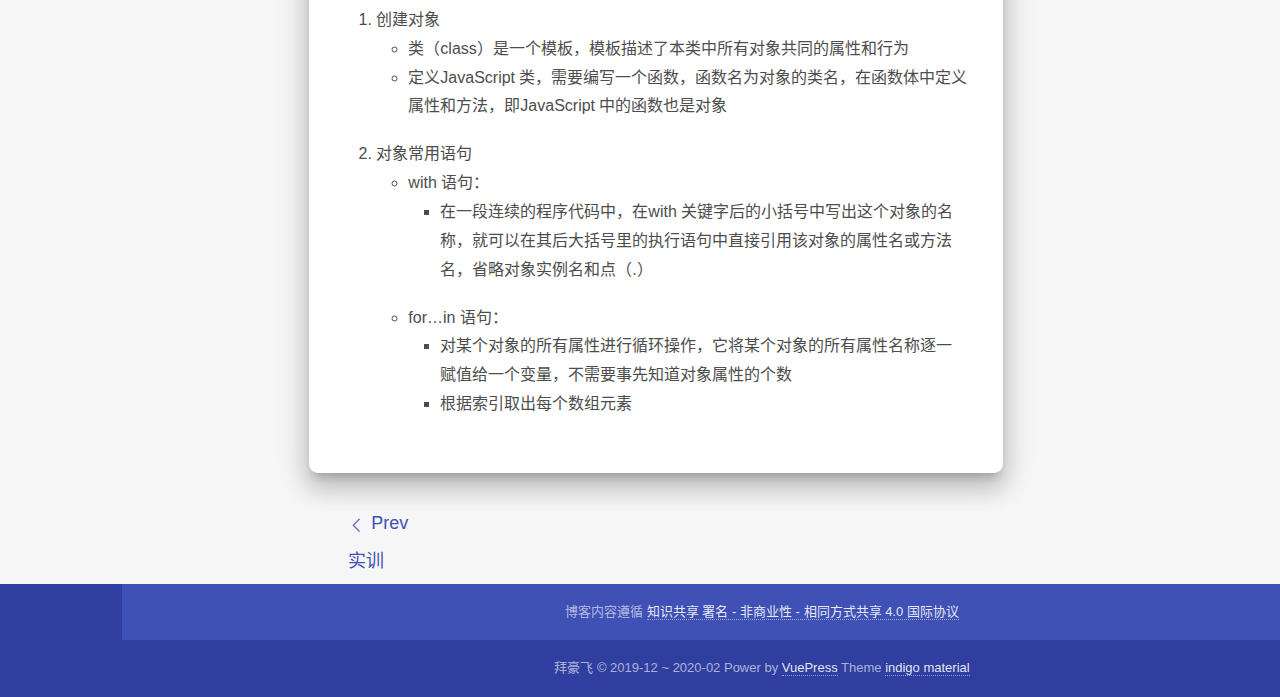
<file: posts/javascript.html>
<!DOCTYPE html>
<html lang="zh-CN">
  <head>
    <meta charset="utf-8" />
    <meta
      name="viewport"
      content="width=device-width, initial-scale=1, maximum-scale=1, user-scalable=no, minimal-ui"
    />
    <title>JavaScript | 拜豪飞</title>
    <meta name="description" content="信小豪" />
    <meta property="og:type" content="website" />
    <meta property="og:title" content="JavaScript | 拜豪飞" />
    <meta property="og:site_name" content="JavaScript | 拜豪飞" />
    <meta property="og:locale" content="zh-CN" />
    <meta name="twitter:card" content="summary" />
    <meta name="twitter:title" content="JavaScript | 拜豪飞" />
    <link rel="shortcut icon" href="/favicon.ico">
    
    <link rel="preload" href="/assets/css/0.styles.a26b9ab3.css" as="style"><link rel="preload" href="/assets/js/app.b65402a2.js" as="script"><link rel="preload" href="/assets/js/1.cf787c11.js" as="script"><link rel="preload" href="/assets/js/14.c0909d92.js" as="script"><link rel="preload" href="/assets/js/5.68c0f73b.js" as="script"><link rel="preload" href="/assets/js/7.b1d1a3c7.js" as="script"><link rel="preload" href="/assets/js/9.ef0cde9f.js" as="script"><link rel="preload" href="/assets/js/6.cf863b70.js" as="script"><link rel="preload" href="/assets/js/22.eed68953.js" as="script"><link rel="preload" href="/assets/js/13.7597dde5.js" as="script"><link rel="preload" href="/assets/js/15.1a7d8497.js" as="script"><link rel="prefetch" href="/assets/js/10.82ed8db1.js"><link rel="prefetch" href="/assets/js/11.7a54b4a9.js"><link rel="prefetch" href="/assets/js/12.e8232952.js"><link rel="prefetch" href="/assets/js/16.7a9277a4.js"><link rel="prefetch" href="/assets/js/17.fd987f83.js"><link rel="prefetch" href="/assets/js/18.af203059.js"><link rel="prefetch" href="/assets/js/19.bd315672.js"><link rel="prefetch" href="/assets/js/20.cd245c97.js"><link rel="prefetch" href="/assets/js/21.099822da.js"><link rel="prefetch" href="/assets/js/23.5907c0c5.js"><link rel="prefetch" href="/assets/js/24.4c0d2a50.js"><link rel="prefetch" href="/assets/js/4.61eb1fcd.js"><link rel="prefetch" href="/assets/js/8.ed2d14df.js"><link rel="prefetch" href="/assets/js/vendors~search.8f5aa1b7.js">
    <link rel="stylesheet" href="/assets/css/0.styles.a26b9ab3.css">
  </head>
  <body>
    <div id="loader-wrapper" style="display: none;opacity:0">
      <div id="loader"></div>
      <div class="loader-section section-left"></div>
      <div class="loader-section section-right"></div>
    </div>
    <div id="app" data-server-rendered="true"><div style="height:100%;" data-v-60762676><section class="el-container main-container" data-v-60762676><aside class="el-aside menu" style="width:auto;" data-v-09011f04 data-v-60762676><ul role="menubar" class="menu-wrap el-menu" style="background-color:;" data-v-09011f04><li data-v-09011f04><div class="brand-wrap" style="background-image:url(/brand.jpg);" data-v-09011f04><div class="brand" data-v-09011f04><a href="/" class="avatar waves-effect waves-circle waves-light router-link-active" data-v-09011f04><img src="/1.jpg" data-v-09011f04></a> <hgroup class="introduce" data-v-09011f04><div class="nickname" data-v-09011f04>拜豪飞</div> <a title="1928068028@qq.com" class="mail" data-v-09011f04>1928068028@qq.com</a></hgroup></div></div></li> <li role="menuitem" tabindex="-1" class="el-menu-item" style="padding-left:20px;color:;background-color:;" data-v-09011f04><i class="iconfont icon-home" data-v-09011f04></i> <span class="item-title" data-v-09011f04>主页</span></li> <li role="menuitem" tabindex="-1" class="el-menu-item" style="padding-left:20px;color:;background-color:;" data-v-09011f04><i class="iconfont icon-biaoqian" data-v-09011f04></i> <span class="item-title" data-v-09011f04>标签分类</span></li> <li role="menuitem" tabindex="-1" class="el-menu-item" style="padding-left:20px;color:;background-color:;" data-v-09011f04><i class="iconfont icon-wenzhang" data-v-09011f04></i> <span class="item-title" data-v-09011f04>时间归档</span></li> <li role="menuitem" tabindex="-1" class="el-menu-item" style="padding-left:20px;color:;background-color:;" data-v-09011f04><i class="iconfont icon-github" data-v-09011f04></i> <span class="item-title" data-v-09011f04>Github</span></li> <li role="menuitem" tabindex="-1" class="el-menu-item" style="padding-left:20px;color:;background-color:;" data-v-09011f04><i class="iconfont icon-aboutme" data-v-09011f04></i> <span class="item-title" data-v-09011f04>自我介绍</span></li></ul></aside> <section class="el-container container-warp" data-v-60762676><header id="topHeader" class="el-header top-header" style="height:60px;padding-left:260px;" data-v-7429231c data-v-60762676><div class="header-warp el-row is-align-middle el-row--flex" data-v-7429231c><div class="el-col el-col-12 el-col-xs-7" data-v-7429231c><div class="el-row is-align-middle el-row--flex" data-v-7429231c><div class="el-col el-col-2" data-v-7429231c><button type="button" class="el-button el-button--primary is-circle" data-v-7429231c><!----><!----><span><i class="iconfont icon-caidan" data-v-7429231c></i></span></button></div></div></div> <div class="el-col el-col-20 el-col-xs-24" data-v-7429231c><div class="grid-content bg-purple-light" data-v-7429231c><div class="el-row is-justify-end is-align-middle el-row--flex" data-v-7429231c><div class="el-col el-col-13 el-col-xs-24 el-col-sm-21 el-col-md-17 el-col-lg-13" data-v-7429231c><div aria-haspopup="listbox" role="combobox" aria-owns="el-autocomplete-1676" class="el-autocomplete search-input" data-v-7429231c><div class="el-input el-input--small el-input--suffix"><!----><input type="text" autocomplete="off" valueKey="value" popperClass="search-popper" placeholder="搜搜看" fetchSuggestions="function () { [native code] }" debounce="300" placement="bottom-start" popperAppendToBody="true" value="" class="el-input__inner"><!----><span class="el-input__suffix"><span class="el-input__suffix-inner"><i class="el-input__icon el-icon-search search-ico" data-v-7429231c></i><!----></span><!----></span><!----></div><div role="region" class="el-autocomplete-suggestion el-popper search-popper" style="width:;display:none;"><div class="el-scrollbar"><div class="el-autocomplete-suggestion__wrap el-scrollbar__wrap el-scrollbar__wrap--hidden-default"><ul class="el-scrollbar__view el-autocomplete-suggestion__list"></ul></div><div class="el-scrollbar__bar is-horizontal"><div class="el-scrollbar__thumb" style="width:0;transform:translateX(0%);ms-transform:translateX(0%);webkit-transform:translateX(0%);"></div></div><div class="el-scrollbar__bar is-vertical"><div class="el-scrollbar__thumb" style="height:0;transform:translateY(0%);ms-transform:translateY(0%);webkit-transform:translateY(0%);"></div></div></div></div></div></div></div></div></div></div></header> <main class="el-main my-main" style="margin-left:240px;" data-v-4fec0d22 data-v-60762676><div class="content-header index-header" data-v-0d2aefce data-v-4fec0d22><div class="container fade-scale in" data-v-0d2aefce><h1 id="conentHeader" class="title" data-v-0d2aefce>JavaScript</h1> <h5 class="subtitle" data-v-0d2aefce></h5></div></div> <div data-v-62816cfb data-v-4fec0d22 data-v-4fec0d22><div class="post-content el-row is-justify-center el-row--flex" data-v-62816cfb><div id="post-card" class="post-card post-sign el-col el-col-16 el-col-xs-24 el-col-sm-23 el-col-md-23 el-col-lg-16" data-v-62816cfb><div class="content__default" data-v-62816cfb><h2 id="基本语法。"><a href="#基本语法。" class="header-anchor">#</a> 基本语法。</h2> <h3 id="javascript概述。"><a href="#javascript概述。" class="header-anchor">#</a> JavaScript概述。</h3> <ol><li><p>JavaScript简介。</p> <ul><li>JavaScript 诞生于 1995 年，主要是进行用户输入的合法性验证。</li> <li>在 1995 年之前，Web 页面的一些验证工作都是由服务器端的语言来实现，这就要求用户输入的数据必须先通过网络传输到服务器端，服务器端进行相应的处理后，再将结果反馈给客户端。</li></ul></li> <li><p>JavaScript概念和执行原理。</p> <ul><li>JavaScript 是一种轻型的、解释性的脚本语言，是一种由浏览器内的解释器执行的程序语言。</li> <li>当客户端向服务器端请求页面时，服务器端将整个页面包含 JavaScript 的脚本代码发送到客户端，浏览器从上往下逐行读取并解析其中的 HTML 或脚本代码。</li></ul></li> <li><p>JavaScript脚本代码位置。</p> <ul><li><p>通常可以在 3 个地方编写 JavaScript 的脚本代码：</p> <ul><li>script标签中直接编写脚本程序代码。</li> <li>脚本程序代码放置在一个单独的文件中，然后在网页文件中引用这个脚本程序文件。、</li> <li>将脚本程序代码作为某个 HTML 页面元素的事件属性值或超链接的 href 属性值。</li></ul></li></ul></li></ol> <h3 id="javascript核心语法。"><a href="#javascript核心语法。" class="header-anchor">#</a> JavaScript核心语法。</h3> <ol><li><p>变量。</p> <ul><li>变量有三种使用方式：
<ul><li>先声明再赋值   如：var  message; message=&quot;hi&quot;;</li> <li>同时声明和赋值变量   如：var  message=&quot;hi&quot;;</li> <li>不声明直接赋值   如：message=&quot;hi&quot;;</li></ul></li> <li>变量命名规则：
<ul><li>第一个字符必须是一个字母、下划线（_）或一个美元符号（$）。</li> <li>其他字符可以是字母、下划线、美元符号或数字。</li> <li>区分大小写。</li> <li>不能与关键字同名，如 while、for 和 if 等。</li></ul></li></ul></li> <li><p>数据类型。</p> <ul><li><p>JavaScript 中有 5 种简单数据类型，也称为基本数据类型：</p> <ul><li>undefined</li> <li>null</li> <li>boolean</li> <li>number</li> <li>string</li></ul></li> <li><p>另外还有一种复杂数据类型——object对象类型。</p></li> <li><p>由于JavaScript中的变量是弱类型，可通过typeof操作符获取变量的数据类型</p> <table><thead><tr><th><strong>数据类型</strong></th> <th><strong>数据值</strong></th> <th>typeof</th></tr></thead> <tbody><tr><td>number类型</td> <td>浮点数、整数</td> <td>number</td></tr> <tr><td>boolean类型</td> <td>true、false</td> <td>boolean</td></tr> <tr><td>string类型</td> <td>单引号或双引号引起来的若干字符</td> <td>string</td></tr> <tr><td>null类型</td> <td>只存在一个值null，表示对象不存在</td> <td>object</td></tr> <tr><td>undefined类型</td> <td>只存在一个值undefined，表示未赋值或未声明的变量</td> <td>undefined</td></tr></tbody></table></li></ul></li> <li><p>JavaScript注释。</p> <ul><li>JavaScript 与很多语言一样，如 Java、C# 都支持同样的注释形式：
<ul><li>单行注释：//。</li> <li>多行注释：  /* 注释内容 */</li></ul></li></ul></li></ol> <h3 id="顺序结构和选择结构。"><a href="#顺序结构和选择结构。" class="header-anchor">#</a> 顺序结构和选择结构。</h3> <ol><li>顺序结构。
<ul><li>顺序结构，顾名思义就是程序按照语句出现的先后顺序依次执行。</li></ul></li> <li>选择结构。
<ul><li>顺序结构，顾名思义就是程序按照语句出现的先后顺序依次执行。</li> <li>JavaScript中选择结构使用if语句和switch语句。</li> <li>if 语句有 3 种形式：单分支、双分支和多分支。</li></ul></li></ol> <h2 id="javascript函数事件。"><a href="#javascript函数事件。" class="header-anchor">#</a> javascript函数事件。</h2> <h3 id="javascript自定义函数。"><a href="#javascript自定义函数。" class="header-anchor">#</a> JavaScript自定义函数。</h3> <ol><li>函数的定义和调用。
<ul><li>函数的定义。
<ul><li>函数就是为了完成程序中的某些特定功能而进行专门定义的一段程序代码。</li> <li>函数包括自定义函数和系统函数。</li> <li>使用函数可以实现特定的功能，在使用函数前必须对函数进行定义，代码放置在 script标签之间</li></ul></li> <li>函数的调用。
<ul><li>函数是不会自动执行的，调用一个函数的方法是使用函数名称，并且在函数名后用括号包含所需要传入的参数值。</li> <li>调用函数的语句也需要放置在script标签里。</li></ul></li></ul></li> <li>匿名函数。
<ul><li>匿名函数就是没有名字的函数，也被称为拉姆达函数，是一种使用 JavaScript 函数的强大方式。</li></ul></li> <li>变量的作用域。
<ul><li>变量的作用域主要分为全局变量和局部变量两种。</li> <li>全局变量是在函数体外部声明的，可以在任何地方，包括函数的内部使用。</li> <li>局部变量是在函数体内声明的，只能在函数体内使用。局部变量随着函数的结束而消失。</li></ul></li></ol> <h3 id="javascript系统函数。"><a href="#javascript系统函数。" class="header-anchor">#</a> JavaScript系统函数。</h3> <ol><li>parselnt()函数。
<ul><li>parseInt函数将字符串转换为整数。它从字符串的开头开始解析，在第一个非整数位置停止解析并返回前面读到的所有整数。如果字符串不是以整数开头，将返回NaN(Not a Number：非数字值)</li></ul></li> <li>parseFloat()函数。
<ul><li>parseFloat()函数和parseInt()函数类似，只不过它是返回一个浮点数</li></ul></li> <li>isNaN()函数。
<ul><li>isNaN() 函数用于判断参数是否是NaN（不是数字）。如果是 NaN， 那么 isNaN 函数返回 true ，否则返回 false</li></ul></li> <li>eval()函数。
<ul><li>eval() 函数运行是以字符串形式表示的 JavaScript 代码串，并返回执行代码串后的结果</li></ul></li></ol> <h3 id="javascript事件。"><a href="#javascript事件。" class="header-anchor">#</a> JavaScript事件。</h3> <ol><li>事件
<ul><li>JavaScript 是基于对象、采用事件驱动的脚本语言
<ul><li>事件：用户使用鼠标或键盘在浏览器窗口或页面元素上执行的操作</li> <li>事件源：产生事件的元素</li> <li>事件处理程序：对事件进行处理的程序或函数</li> <li>事件驱动：将一段程序代码与某个事件源上发生的事件进行绑定，当触发此事件，浏览器就会自动执行与之绑定的程序代码</li></ul></li></ul></li> <li>事件与处理程序的绑定
<ul><li>在JavaScript 中，有两种方式将对象事件与处理程序代码进行绑定：
<ul><li>在事件源对象所对应的 HTML 页面标签上增加一个要处理的事件属性，让事件属性值等于处理该事件的函数名或程序代码</li> <li>可以直接在 JavaScript 代码中设置元素对象的事件属性，让事件属性值等于处理该事件的函数名或程序代码</li></ul></li></ul></li></ol> <h3 id="javascript的常用事件。"><a href="#javascript的常用事件。" class="header-anchor">#</a> JavaScript的常用事件。</h3> <ol><li>鼠标事件
<ul><li>onclick 事件：鼠标单击页面元素时触发的事件</li> <li>onmouseover 事件和 onmouseout 事件：鼠标移入、移出页面元素时触发的事件</li> <li>onmousemove 事件：鼠标指针移动时发生的事件</li></ul></li> <li>其他事件
<ul><li>onload 事件：页面加载完成后立即发生</li> <li>onblur 事件：光标或者焦点离开元素后触发的事件</li> <li>onchange事件：输入框的值发生了变化或者改变下拉列表框的选项时会触发的事件</li></ul></li> <li>表单事件
<ul><li>单击表单元素的“提交按钮”会触发form标签的 onsubmit 事件，浏览器对这个事件的默认处理方式是提交数据给 action 属性指定的页面进行处理</li> <li>如果要阻止提交数据到指定的页面，就需要编写一个事件处理程序来改变浏览器对form标签的 onsubmit 事件的默认处理方式</li></ul></li></ol> <h2 id="javascript浏览对象模型。"><a href="#javascript浏览对象模型。" class="header-anchor">#</a> JavaScript浏览对象模型。</h2> <h3 id="浏览对象模型"><a href="#浏览对象模型" class="header-anchor">#</a> 浏览对象模型</h3> <ol><li><p>BOM 是浏览器对象模型的简称。JavaScript 将整个浏览器窗口按照实现的功能不同拆分成若干个对象</p></li> <li><p>一个完整的 BOM 主要包括 window 对象、history 对象、location 对象和 document 对象等</p></li></ol> <h3 id="window对象"><a href="#window对象" class="header-anchor">#</a> window对象</h3> <ol><li><p>window对象</p> <ul><li><p>window 对象处于对象模型的第一层，对于每个打开的窗口系统都会自动将其定义为 window 对象。</p></li> <li><p>window 对象常用属性：</p> <table><thead><tr><th><strong>属性</strong></th> <th>含义</th></tr></thead> <tbody><tr><td>document</td> <td>窗口中当前显示的文档对象</td></tr> <tr><td>history</td> <td>history 对象保存窗口最近加载的 URL</td></tr> <tr><td>location</td> <td>当前窗口的 URL</td></tr> <tr><td>status</td> <td>状态栏文本</td></tr></tbody></table></li> <li><p>window 对象的常用方法:</p> <table><thead><tr><th><strong>方法</strong></th> <th>说明</th></tr></thead> <tbody><tr><td>prompt</td> <td>显示可提示用户输入的对话框</td></tr> <tr><td>alert</td> <td>显示带有一个提示消息和一个确定按钮的警示框</td></tr> <tr><td>alert</td> <td>显示带有一个提示消息和一个确定按钮的警示框</td></tr> <tr><td>close</td> <td>关闭浏览器窗口</td></tr> <tr><td>open</td> <td>打开一个新的浏览器窗口，加载给定URL所指定的文档</td></tr> <tr><td>setTimeout</td> <td>在设定的毫秒数后调用函数或计算表达式</td></tr> <tr><td>setInterval</td> <td>按照设定的周期（以毫秒计）来重复调用函数或表达式</td></tr> <tr><td>clearInterval</td> <td>取消重复设置，与setInterval对应</td></tr></tbody></table></li></ul></li></ol> <h3 id="history对象和location对象"><a href="#history对象和location对象" class="header-anchor">#</a> history对象和location对象</h3> <ol><li><p>history对象</p> <ul><li>history对象保存了当前浏览器窗口中打开页面的一个历史记录列表，使用 history对象可以将当前浏览器页面跳转到某个曾经打开过的页面</li></ul></li> <li><p>location对象</p> <ul><li><p>location对象用于管理当前打开窗口的URL信息，相当于浏览器的地址栏</p> <table><thead><tr><th><strong>名称</strong></th> <th>描述</th></tr></thead> <tbody><tr><td>href 属性</td> <td>返回或设置当前页面的 URL</td></tr> <tr><td>hostname 属性</td> <td>返回 Web 主机的域名</td></tr> <tr><td>pathname 属性</td> <td>返回当前页面的路径和文件名</td></tr> <tr><td>port 属性</td> <td>返回 Web 主机的端口（80 或 443）</td></tr> <tr><td>protocol 属性</td> <td>返回所使用的 Web 协议（http:// 或 https://）</td></tr> <tr><td>reload() 方法</td> <td>重新加载当前页面，相对于浏览器的刷新按钮</td></tr> <tr><td>assign() 方法</td> <td>加载新的文档</td></tr></tbody></table></li></ul></li></ol> <h3 id="screen对象和navigator对象"><a href="#screen对象和navigator对象" class="header-anchor">#</a> screen对象和navigator对象</h3> <ol><li><p>screen对象</p> <ul><li><p>window.screen 对象包含了用户屏幕的相关信息，在编写时可以不使用 window前缀</p> <table><thead><tr><th><strong>属性</strong></th> <th>描述</th></tr></thead> <tbody><tr><td>availWidth</td> <td>返回显示屏幕的可用宽度（除 Windows 任务栏之外）</td></tr> <tr><td>availHeight</td> <td>返回显示屏幕的可用高度（除 Windows 任务栏之外）</td></tr> <tr><td>colorDepth</td> <td>返回目标设备或缓冲器上的调色板的比特深度</td></tr> <tr><td>pixelDepth</td> <td>返回显示屏幕的颜色分辨率（比特每像素）</td></tr> <tr><td>width</td> <td>返回显示器屏幕的宽度</td></tr> <tr><td>height</td> <td>返回显示器屏幕的高度</td></tr></tbody></table></li></ul></li> <li><p>navigator对象</p> <ul><li><p>navigator对象包含了浏览器的有关信息</p></li> <li><p>navigator 对象的实例是唯一的，可以用 window 对象的 navigator 属性来引用它</p> <table><thead><tr><th><strong>方法</strong></th> <th>描述</th></tr></thead> <tbody><tr><td>javaEnabled()</td> <td>规定浏览器是否启用 Java</td></tr> <tr><td>taintEnabled()</td> <td>规定浏览器是否启用数据污点，仅适用于 IE 浏览器（Data Tainting）</td></tr></tbody></table></li> <li><p>navigator对象的常用属性如下：</p> <table><thead><tr><th><strong>属性</strong></th> <th>描述</th></tr></thead> <tbody><tr><td>appCodeName</td> <td>返回浏览器的代号</td></tr> <tr><td>appMinorVersion</td> <td>返回浏览器的次级版本</td></tr> <tr><td>appName</td> <td>返回浏览器的名称</td></tr> <tr><td>appVersion</td> <td>返回浏览器的平台和版本信息</td></tr> <tr><td>browserLanguage</td> <td>返回当前浏览器的语言</td></tr> <tr><td>cookieEnabled</td> <td>返回浏览器中是否启用 cookie 的布尔值</td></tr> <tr><td>cpuClass</td> <td>返回浏览器系统的 CPU 等级</td></tr> <tr><td>onLine</td> <td>返回系统是否处于联机模式的布尔值</td></tr> <tr><td>platform</td> <td>返回运行浏览器的操作系统平台</td></tr> <tr><td>systemLanguage</td> <td>返回操作系统使用的默认语言</td></tr> <tr><td>userAgent</td> <td>返回由客户机发送服务器的 user-agent 头部的值</td></tr> <tr><td>userLanguage</td> <td>返回操作系统的自然语言设置</td></tr></tbody></table></li> <li><p>由于 navigator 会误导浏览器检测，所以可以使用对象检测来嗅探不同的浏览器。但不同的浏览器支持不同的对象，因此对于不同的浏览器，要使用不同的对象来检测</p> <table><thead><tr><th><strong>集合</strong></th> <th>描述</th></tr></thead> <tbody><tr><td></td> <td>返回对文档中所有嵌入式对象的引用</td></tr> <tr><td>plugins[]</td> <td>该集合是一个 plugin 对象的数组，其中的元素代表浏览器已经安装的插件。plugin对象提供的是有关插件的信息，其中包括它所支持的 MIME 类型的列表</td></tr> <tr><td></td> <td>虽然 plugins[ ] 数组是由 IE4 定义的，但是在 IE4 中它却总是空的，因为 IE4 不支持插件和 plugin 对象</td></tr></tbody></table></li></ul></li></ol> <h2 id="javascript文档对象模型。"><a href="#javascript文档对象模型。" class="header-anchor">#</a> JavaScript文档对象模型。</h2> <h3 id="文档对象模型简介及属性"><a href="#文档对象模型简介及属性" class="header-anchor">#</a> 文档对象模型简介及属性</h3> <ol><li><p>文档对象模型概述</p> <ul><li><p>DOM（Document Object Model）是文档对象模型的简称</p></li> <li><p>DOM 把HTML 文档看成由元素、属性和文本组成的一棵倒立的树</p></li> <li><p>可以把HTML 文档中的每个成分看成一个节点，所以DOM 的核心操作是查看节点、创建节点、增加节点、删除节点以及替换节点。节点的特点如下:</p> <ul><li>整个文档是一个文档节点</li></ul></li></ul></li></ol> <ul><li>每个HTML 标签是一个元素节点
<ul><li>包含在HTML 元素中的文本是文本节点</li> <li>每个HTML 属性是一个属性节点</li> <li>注释属于注释节点</li> <li>HTML 文档中的节点彼此间都存在关系，类似一张家族图谱</li></ul></li></ul> <ol start="2"><li><p>document 对象的常用属性</p> <ul><li><p>整个HTML 文档在DOM 中是一个document 对象，常用属性如下表：</p> <table><thead><tr><th><strong>属性</strong></th> <th>含义</th></tr></thead> <tbody><tr><td>bgColor</td> <td>页面的背景颜色</td></tr> <tr><td>fgColor</td> <td>文本的前景颜色</td></tr> <tr><td>title</td> <td>页面标题</td></tr></tbody></table></li></ul></li></ol> <h3 id="document-对象查找-html-元素"><a href="#document-对象查找-html-元素" class="header-anchor">#</a> document 对象查找 HTML 元素</h3> <ol><li>通过 id 查找 HTML 元素
<ul><li>使用 document.getElementById(id) 方法可以通过 id 获取 HTML 页面的元素。</li></ul></li> <li>通过 name 查找 HTML 元素
<ul><li>使用 document.getElementsByName(name) 方法可以通过name获取页面元素。</li> <li>参数 name 为必选项，为字符串类型。</li> <li>返回值为数组对象，如果无符合条件的对象，则返回空数组。</li></ul></li> <li>通过标签名查找 HTML 元素
<ul><li>使用 document.getElementsByTagName(tagname) 方法可以通过标签名访问页面元素。</li> <li>参数 tagname 为必选项，为字符串类型。</li> <li>返回值是指定标签名的对象的集合，如果无符合条件的对象，则返回空数组。</li></ul></li> <li>通过类名查找 HTML 元素
<ul><li>使用 document.getElementsByClassName(classname) 方法可以通过类名访问页面元素。</li> <li>参数 classname为必选项，是字符串类型，指需要获取的元素类名。</li> <li>返回值为NodeList 对象，表示指定类名的元素集合。可通过节点列表中的节点索引号来访问列表中的节点。</li></ul></li></ol> <h3 id="document-对象改变-html"><a href="#document-对象改变-html" class="header-anchor">#</a> document 对象改变 HTML</h3> <ol><li>改变 HTML 输出流
<ul><li>JavaScript 中的 document 对象能够动态地创建 HTML 内容。document.write() 方法可用于直接向 HTML 的输出流写内容</li></ul></li> <li>改变 HTML 内容
<ul><li>修改 HTML 内容最简单的方法是使用 innerHTML 属性</li></ul></li> <li>改变 HTML 样式
<ul><li>如果需要改变 HTML 元素的样式，可使用以下语法：document.getElementById(id).style.property= 新样式</li></ul></li> <li>改变 HTML 属性
<ul><li>如果需要改变 HTML 元素的属性，可使用以下语法:document.getElementById(id).attribute= 新属性值</li></ul></li></ol> <h3 id="dom节点操作"><a href="#dom节点操作" class="header-anchor">#</a> DOM节点操作</h3> <ol><li><p>节点信息</p> <ul><li><p>可以根据层级关系来查找节点，在 DOM 中每个节点都具有访问其他节点的属性</p> <table><thead><tr><th><strong>属性</strong></th> <th>描述</th></tr></thead> <tbody><tr><td>parentNode</td> <td>当前节点的父节点引用</td></tr> <tr><td>childNodes</td> <td>当前节点的所有子节点</td></tr> <tr><td>firstChild</td> <td>当前节点的第一个子节点</td></tr> <tr><td>lastChild</td> <td>当前节点的最后一个子节点</td></tr> <tr><td>previousSibling</td> <td>当前节点的前一个兄弟节点</td></tr> <tr><td>nextSibling</td> <td>当前节点的后一个兄弟节点</td></tr></tbody></table></li></ul></li> <li><p>动态添加和删除节点</p> <ul><li>添加节点：
<ul><li>使用 createElement 创建节点</li> <li>使用 appendChild(node) 方法将指定的节点追加到现有节点的末尾</li></ul></li> <li>删除节点：
<ul><li>使用 removeChild 删除节点</li></ul></li></ul></li></ol> <h2 id="javascript对象。"><a href="#javascript对象。" class="header-anchor">#</a> JavaScript对象。</h2> <h3 id="object-对象和-date-对象"><a href="#object-对象和-date-对象" class="header-anchor">#</a> Object 对象和 Date 对象</h3> <ol><li><p>JavaScript 的内部对象</p> <ul><li>JavaScript 提供了一些非常有用的内部对象，按使用方式可分为两种：
<ul><li>实例对象。在引用该对象的属性和方法时，必须先使用 new 关键字创建一个对象实例，然后再使用“对象实例名 . 成员”的格式来进行访问。</li> <li>静态对象。在引用该对象的属性和方法时不需要使用 new 关键字来创建对象实例，可以直接使用“类名 . 成员”的格式来进行访问</li></ul></li></ul></li> <li><p>Object 对象</p> <ul><li>Object 对象提供了一种创建自定义对象的简单方式，因为它不需要开发人员定义构造函数。</li> <li>在程序运行时可以为JavaScript 对象添加属性，因此使用 Object 对象创建出自定义对象非常简便</li></ul></li> <li><p>Date 对象</p> <ul><li><p>通过创建 Date 对象，可以获取本地计算机中的日期与时间。</p></li> <li><p>初始化 Date 对象有 4 种方式，语法如下：</p> <p>（1）new Date() // 当前日期和时间
（2）new Date(milliseconds) // 返回从 1970 年 1 月 1 日至今的毫秒数
（3）new Date(dateString)
（4）new Date(year, month, day, hours, minutes, seconds, milliseconds)</p></li> <li><p>Date对象的常用方法:</p> <table><thead><tr><th><strong>方法</strong></th> <th>功能</th></tr></thead> <tbody><tr><td>getDate()</td> <td>返回一个月中的某一天（1 ～ 31）</td></tr> <tr><td>getDay()</td> <td>返回一周中的某一天（0 ～ 6），0 为周日，1 为周一，以此类推</td></tr> <tr><td>getFullYear()</td> <td>以四位数返回年份</td></tr> <tr><td>getHours()</td> <td>返回小时（0 ～ 23）</td></tr> <tr><td>getMilliseconds()</td> <td>返回毫秒</td></tr> <tr><td>getMinutes()</td> <td>返回分钟（0 ～ 59）</td></tr> <tr><td>getMonth()</td> <td>返回月份（0 ～ 11），0 为一月，1 为二月，以此类推</td></tr> <tr><td>getSeconds()</td> <td>返回秒数（0 ～ 59）</td></tr> <tr><td>getTime()</td> <td>返回 1970 年 1 月 1 日至今的毫秒数</td></tr></tbody></table></li></ul></li></ol> <h3 id="image-对象和-math-对象"><a href="#image-对象和-math-对象" class="header-anchor">#</a> Image 对象和 Math 对象</h3> <ol><li><p>Image 对象</p> <ul><li>网页中使用图片，只需要调用 img标签，然后在 src 属性中设置图片的绝对路径或相对路径即可。</li> <li>如果实现动画或者图像效果，则需要使用图像缓存技术，让用户对图像效果获得较好的体验，使用这种技术需要借助Image对象。</li></ul></li> <li><p>Math 对象</p> <ul><li><p>JavaScript 中的基本数值运算符可以用来进行一些简单的数学计算，而使用Math 对象可以进行更多的高级运算，如平方根、三角函数、对数和随机数等</p></li> <li><p>与其他对象不同，Math 不需要使用new 关键字创建对象的实例</p></li> <li><p>Math对象中常用的方法：</p> <table><thead><tr><th><strong>方法</strong></th> <th>功能</th></tr></thead> <tbody><tr><td>Math.abs(number)</td> <td>返回number 的绝对值</td></tr> <tr><td>Math.ceil(number)</td> <td>对number 向上取整，如Math.ceil(67.6) 返回值是68</td></tr> <tr><td>Math.floor(number)</td> <td>对number 向下取整，如Math.floor (67.6) 返回值是67</td></tr> <tr><td>Math.max(number1,number2)</td> <td>返回number1 与number2 中的较大值</td></tr> <tr><td>Math.min(number1,number2)</td> <td>返回number1 与number2 中的较小值</td></tr> <tr><td>Math.pow(x,y)</td> <td>返回x 的y 次幂</td></tr> <tr><td>Math.random()</td> <td>返回0 和1 之间的伪随机数，可能为0，但总是小于1</td></tr> <tr><td>Math.round(number)</td> <td>返回最接近number 的整数</td></tr> <tr><td>Math.sqrt(number)</td> <td>number 的平方根</td></tr></tbody></table></li></ul></li></ol> <h3 id="数组与-string-对象"><a href="#数组与-string-对象" class="header-anchor">#</a> 数组与 String 对象</h3> <ol><li><p>数组</p> <ul><li>数组列表
<ul><li>数组列表用于表示一组数据的集合，它由一对方括号（[]）包围，列表中的每个元素用逗号分隔，数组元素可以是任意类型的数据（包括其他数组）</li></ul></li> <li>Array
<ul><li>JavaScript 中提供了一个名为Array 的内部对象，可用它来创建数组。通过调用Array 对象的各种方法，可以方便地对数组进行排序、删除和合并等操作。</li> <li>Array 对象创建数组常用的3种方式：（1）var arr=new Array()      //数组初始元素个数为0
（2）var arr=new Array(4); //创建具有指定大小的Array 对象
（3）var arr=new Array(1,2,3); //用指定的元素列表去初始化Array 对象，数组的长度是设置的元素的数目</li></ul></li></ul></li> <li><p>String 对象</p> <ul><li><p>当某字符串使用单引号或双引号标注时，可以被当作字符串对象实例进行处理，从而直接调用String 对象的属性和方法</p> <ul><li><p>常用属性：length</p></li> <li><p>常用方法:</p> <table><thead><tr><th><strong>方法</strong></th> <th>描述</th></tr></thead> <tbody><tr><td>charAt()</td> <td>返回字符串对象中指定索引处的字符，索引从0 开始，如&quot;Hello World&quot;.charAt(3)，返回字符&quot;l&quot;</td></tr> <tr><td>indexOf()</td> <td>返回某个子字符串在目标字符串中首次出现的位置，如&quot;Hello World&quot;.indexOf(&quot;a&quot;)，返回-1，在目标字符串中没有子字符串&quot;a&quot;，故返回-1</td></tr> <tr><td>substr()</td> <td>从指定索引位置开始截取指定长度的字符串， 如&quot;Hello World&quot;.substr(2,3)，返回&quot;llo&quot;。第一个参数表示从索引为2 的字符开始截取，即&quot;l&quot;，第二个参数表示截取的长度</td></tr> <tr><td>substring()</td> <td>返回指定索引范围内的字符串， 如&quot;Hello World&quot;.substring(2,3)，返回&quot;l&quot;，返回索引2和3 间的字符串，并且包括索引2 对应的字符，不包括索引3 对应的字符</td></tr> <tr><td>toLowerCase()</td> <td>将字符串转化为小写</td></tr> <tr><td>toUpperCase()</td> <td>将字符串转化为大写，如&quot;Hello World&quot;.toUpperCase()，返回&quot; HELLO WORLD&quot;</td></tr> <tr><td>split()</td> <td>返回按照指定分隔符拆分的若干子字符串数组，如var arr=&quot;hello,world&quot;.split(&quot;,&quot;);arr 是数组变量，其中第一个元素是&quot;hello&quot;，第二个元素是&quot;world&quot;</td></tr></tbody></table></li></ul></li></ul></li></ol> <h3 id="对象的创建及常用语句"><a href="#对象的创建及常用语句" class="header-anchor">#</a> 对象的创建及常用语句</h3> <ol><li>创建对象
<ul><li>类（class）是一个模板，模板描述了本类中所有对象共同的属性和行为</li> <li>定义JavaScript 类，需要编写一个函数，函数名为对象的类名，在函数体中定义属性和方法，即JavaScript 中的函数也是对象</li></ul></li> <li>对象常用语句
<ul><li>with 语句：
<ul><li>在一段连续的程序代码中，在with 关键字后的小括号中写出这个对象的名称，就可以在其后大括号里的执行语句中直接引用该对象的属性名或方法名，省略对象实例名和点（.）</li></ul></li> <li>for…in 语句：
<ul><li>对某个对象的所有属性进行循环操作，它将某个对象的所有属性名称逐一赋值给一个变量，不需要事先知道对象属性的个数</li> <li>根据索引取出每个数组元素</li></ul></li></ul></li></ol></div> <span id="footerPost" data-v-62816cfb></span></div> <div id="post-toc" class="post-toc el-col el-col-6" data-v-62816cfb><h4 class="catalog-title" data-v-62816cfb>TOC</h4> <div class="catalog-body" data-v-62816cfb><ul id="catalog-list" class="catalog-list" data-v-62816cfb></ul></div></div></div> <div class="post-nav el-row is-justify-space-around el-row--flex" data-v-62816cfb><div class="post-prev el-col el-col-7" data-v-62816cfb><div data-v-62816cfb><a href="/posts/2019-2020%E5%AD%A6%E5%B9%B4%E7%AC%AC%E4%B8%80%E5%AD%A6%E6%9C%9F%E5%AE%9E%E8%AE%AD.html" data-v-62816cfb><i class="el-icon-arrow-left" data-v-62816cfb></i> Prev
        </a> <p class="nav-title" data-v-62816cfb>实训</p></div></div> <div class="post-next el-col el-col-7 el-col-lg-pull-5" data-v-62816cfb></div></div> <div class="el-row is-justify-center el-row--flex" data-v-62816cfb></div> <span data-v-2ab0b9b3 data-v-62816cfb><button type="button" class="el-button toc-btn el-button--primary is-circle" data-v-2ab0b9b3><!----><!----><span><i class="iconfont icon-service-directory" data-v-2ab0b9b3></i></span></button> <button type="button" class="el-button gotop-btn el-button--primary is-circle" data-v-2ab0b9b3><!----><!----><span><i class="el-icon-arrow-up" data-v-2ab0b9b3></i></span></button></span></div></main></section> <button type="button" class="el-button gotop-btn el-button--primary is-circle" style="display:none;" data-v-0ca947a2 data-v-60762676><!----><!----><span><i class="el-icon-arrow-up" data-v-0ca947a2></i></span></button></section> <footer class="el-footer container-footer" style="height:60px;" data-v-d5fdfe92 data-v-60762676><div class="footer-warp el-row is-justify-center is-align-center el-row--flex footerMargin" data-v-d5fdfe92><div class="footer-top el-col el-col-24" data-v-d5fdfe92><p class="ellipsis" data-v-d5fdfe92><span data-v-d5fdfe92>
          博客内容遵循
          <a rel="license" href="https://creativecommons.org/licenses/by-nc-sa/4.0/deed.zh" data-v-d5fdfe92>知识共享 署名 - 非商业性 - 相同方式共享 4.0 国际协议</a></span></p></div> <div class="footer-bottom el-col el-col-24" data-v-d5fdfe92><p class="ellipsis" data-v-d5fdfe92><span data-v-d5fdfe92><span data-v-d5fdfe92>
            拜豪飞 © 2019-12 ~ 2020-02
          </span></span> <span data-v-d5fdfe92>
          Power by
          <a href="https://vuepress.vuejs.org/zh/" target="_blank" data-v-d5fdfe92>VuePress</a> Theme
          <a href="https://github.com/zhhlwd/vuepress-theme-indigo-material" target="_blank" data-v-d5fdfe92>indigo material</a></span></p></div></div></footer> <div class="overlay" data-v-60762676></div></div><div class="global-ui"></div></div>
    <script src="/assets/js/app.b65402a2.js" defer></script><script src="/assets/js/1.cf787c11.js" defer></script><script src="/assets/js/14.c0909d92.js" defer></script><script src="/assets/js/5.68c0f73b.js" defer></script><script src="/assets/js/7.b1d1a3c7.js" defer></script><script src="/assets/js/9.ef0cde9f.js" defer></script><script src="/assets/js/6.cf863b70.js" defer></script><script src="/assets/js/22.eed68953.js" defer></script><script src="/assets/js/13.7597dde5.js" defer></script><script src="/assets/js/15.1a7d8497.js" defer></script>
  </body>
</html>
</file>
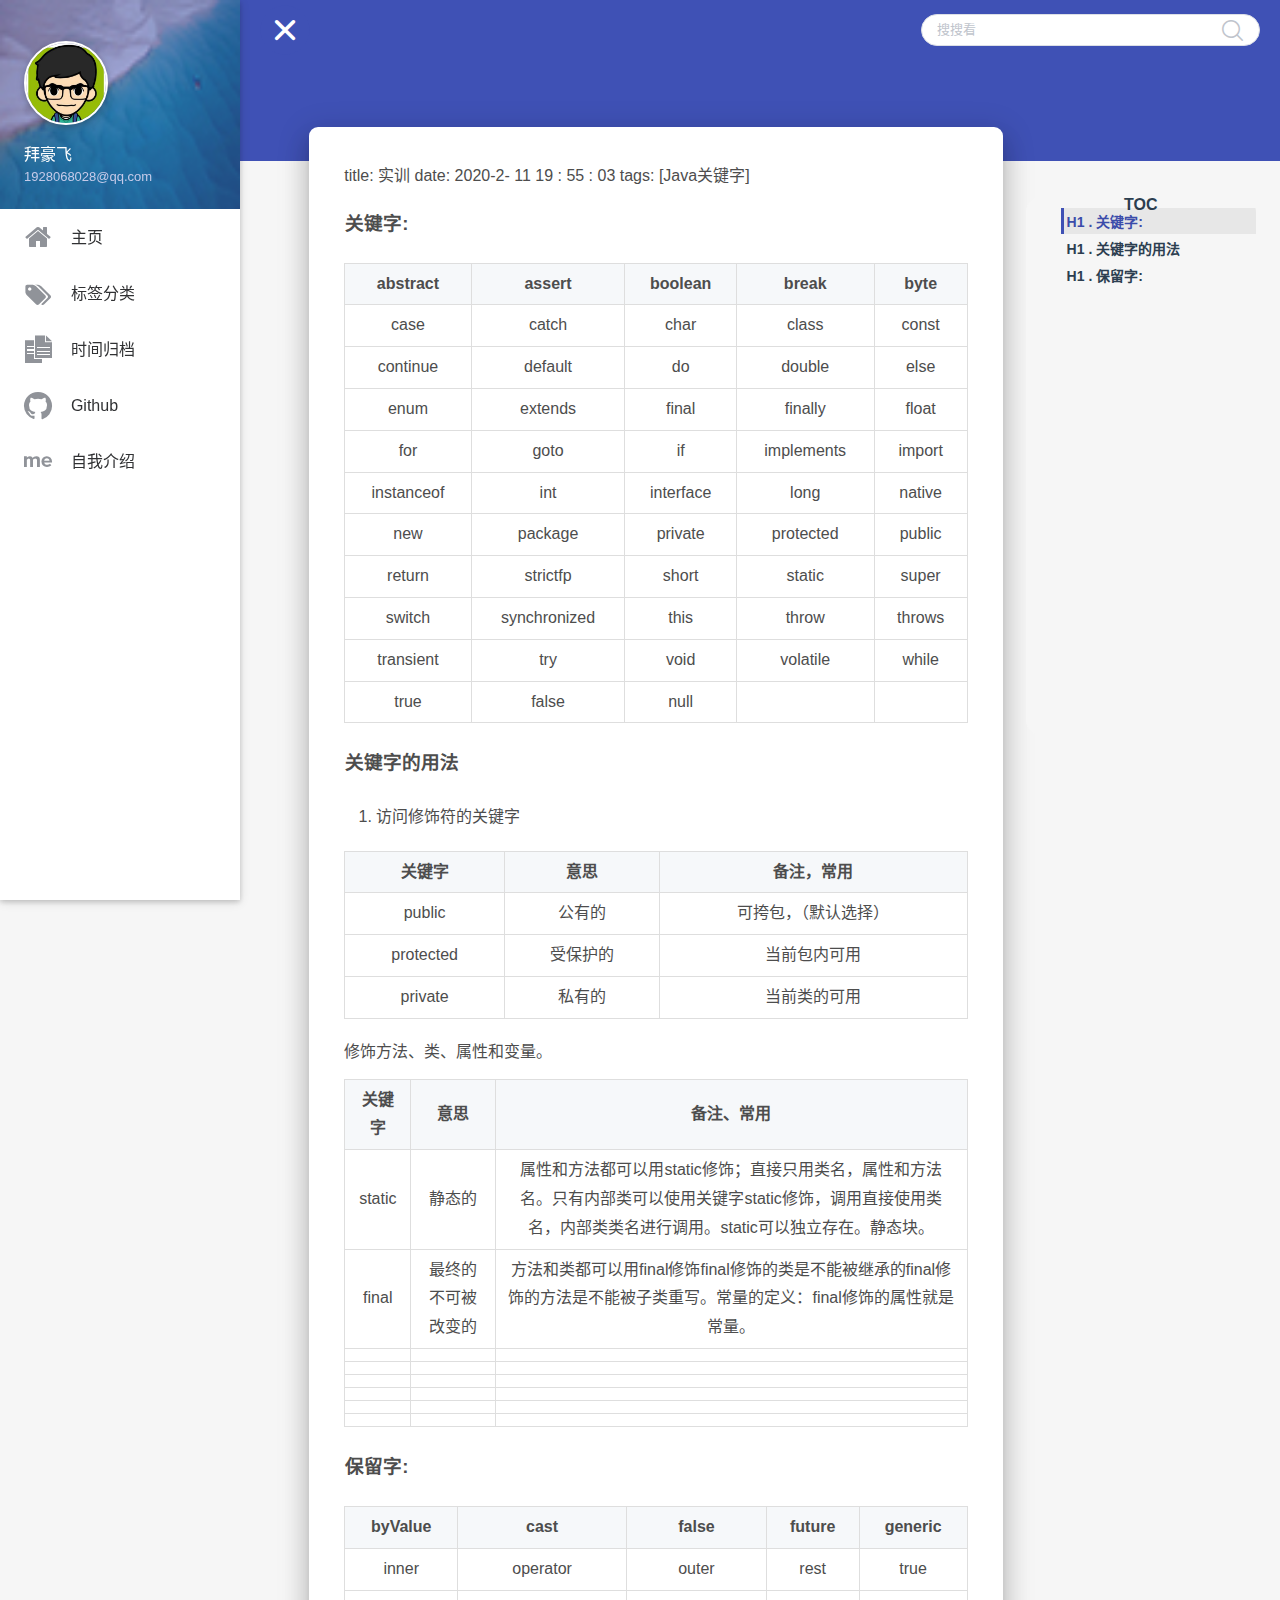
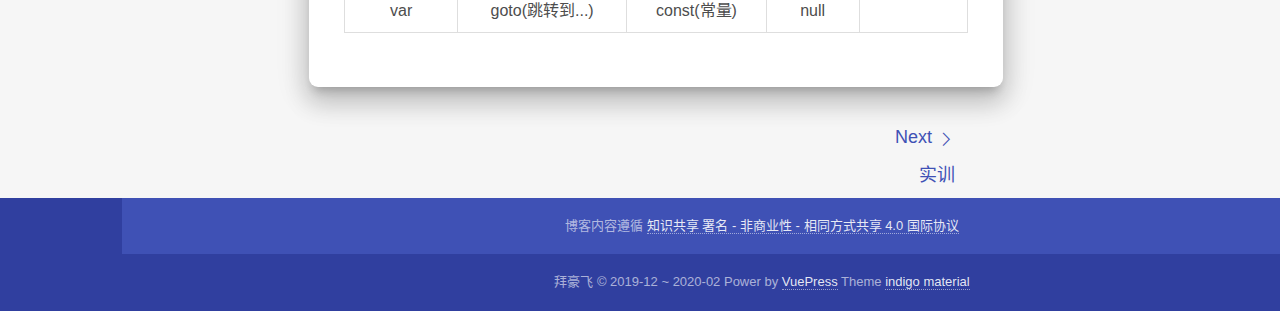
<file: posts/Javau关键字.html>
<!DOCTYPE html>
<html lang="zh-CN">
  <head>
    <meta charset="utf-8" />
    <meta
      name="viewport"
      content="width=device-width, initial-scale=1, maximum-scale=1, user-scalable=no, minimal-ui"
    />
    <title>拜豪飞</title>
    <meta name="description" content="信小豪" />
    <meta property="og:type" content="website" />
    <meta property="og:title" content="拜豪飞" />
    <meta property="og:site_name" content="拜豪飞" />
    <meta property="og:locale" content="zh-CN" />
    <meta name="twitter:card" content="summary" />
    <meta name="twitter:title" content="拜豪飞" />
    <link rel="shortcut icon" href="/favicon.ico">
    
    <link rel="preload" href="/assets/css/0.styles.a26b9ab3.css" as="style"><link rel="preload" href="/assets/js/app.b65402a2.js" as="script"><link rel="preload" href="/assets/js/1.cf787c11.js" as="script"><link rel="preload" href="/assets/js/14.c0909d92.js" as="script"><link rel="preload" href="/assets/js/5.68c0f73b.js" as="script"><link rel="preload" href="/assets/js/7.b1d1a3c7.js" as="script"><link rel="preload" href="/assets/js/9.ef0cde9f.js" as="script"><link rel="preload" href="/assets/js/6.cf863b70.js" as="script"><link rel="preload" href="/assets/js/21.099822da.js" as="script"><link rel="preload" href="/assets/js/13.7597dde5.js" as="script"><link rel="preload" href="/assets/js/15.1a7d8497.js" as="script"><link rel="prefetch" href="/assets/js/10.82ed8db1.js"><link rel="prefetch" href="/assets/js/11.7a54b4a9.js"><link rel="prefetch" href="/assets/js/12.e8232952.js"><link rel="prefetch" href="/assets/js/16.7a9277a4.js"><link rel="prefetch" href="/assets/js/17.fd987f83.js"><link rel="prefetch" href="/assets/js/18.af203059.js"><link rel="prefetch" href="/assets/js/19.bd315672.js"><link rel="prefetch" href="/assets/js/20.cd245c97.js"><link rel="prefetch" href="/assets/js/22.eed68953.js"><link rel="prefetch" href="/assets/js/23.5907c0c5.js"><link rel="prefetch" href="/assets/js/24.4c0d2a50.js"><link rel="prefetch" href="/assets/js/4.61eb1fcd.js"><link rel="prefetch" href="/assets/js/8.ed2d14df.js"><link rel="prefetch" href="/assets/js/vendors~search.8f5aa1b7.js">
    <link rel="stylesheet" href="/assets/css/0.styles.a26b9ab3.css">
  </head>
  <body>
    <div id="loader-wrapper" style="display: none;opacity:0">
      <div id="loader"></div>
      <div class="loader-section section-left"></div>
      <div class="loader-section section-right"></div>
    </div>
    <div id="app" data-server-rendered="true"><div style="height:100%;" data-v-60762676><section class="el-container main-container" data-v-60762676><aside class="el-aside menu" style="width:auto;" data-v-09011f04 data-v-60762676><ul role="menubar" class="menu-wrap el-menu" style="background-color:;" data-v-09011f04><li data-v-09011f04><div class="brand-wrap" style="background-image:url(/brand.jpg);" data-v-09011f04><div class="brand" data-v-09011f04><a href="/" class="avatar waves-effect waves-circle waves-light router-link-active" data-v-09011f04><img src="/1.jpg" data-v-09011f04></a> <hgroup class="introduce" data-v-09011f04><div class="nickname" data-v-09011f04>拜豪飞</div> <a title="1928068028@qq.com" class="mail" data-v-09011f04>1928068028@qq.com</a></hgroup></div></div></li> <li role="menuitem" tabindex="-1" class="el-menu-item" style="padding-left:20px;color:;background-color:;" data-v-09011f04><i class="iconfont icon-home" data-v-09011f04></i> <span class="item-title" data-v-09011f04>主页</span></li> <li role="menuitem" tabindex="-1" class="el-menu-item" style="padding-left:20px;color:;background-color:;" data-v-09011f04><i class="iconfont icon-biaoqian" data-v-09011f04></i> <span class="item-title" data-v-09011f04>标签分类</span></li> <li role="menuitem" tabindex="-1" class="el-menu-item" style="padding-left:20px;color:;background-color:;" data-v-09011f04><i class="iconfont icon-wenzhang" data-v-09011f04></i> <span class="item-title" data-v-09011f04>时间归档</span></li> <li role="menuitem" tabindex="-1" class="el-menu-item" style="padding-left:20px;color:;background-color:;" data-v-09011f04><i class="iconfont icon-github" data-v-09011f04></i> <span class="item-title" data-v-09011f04>Github</span></li> <li role="menuitem" tabindex="-1" class="el-menu-item" style="padding-left:20px;color:;background-color:;" data-v-09011f04><i class="iconfont icon-aboutme" data-v-09011f04></i> <span class="item-title" data-v-09011f04>自我介绍</span></li></ul></aside> <section class="el-container container-warp" data-v-60762676><header id="topHeader" class="el-header top-header" style="height:60px;padding-left:260px;" data-v-7429231c data-v-60762676><div class="header-warp el-row is-align-middle el-row--flex" data-v-7429231c><div class="el-col el-col-12 el-col-xs-7" data-v-7429231c><div class="el-row is-align-middle el-row--flex" data-v-7429231c><div class="el-col el-col-2" data-v-7429231c><button type="button" class="el-button el-button--primary is-circle" data-v-7429231c><!----><!----><span><i class="iconfont icon-caidan" data-v-7429231c></i></span></button></div></div></div> <div class="el-col el-col-20 el-col-xs-24" data-v-7429231c><div class="grid-content bg-purple-light" data-v-7429231c><div class="el-row is-justify-end is-align-middle el-row--flex" data-v-7429231c><div class="el-col el-col-13 el-col-xs-24 el-col-sm-21 el-col-md-17 el-col-lg-13" data-v-7429231c><div aria-haspopup="listbox" role="combobox" aria-owns="el-autocomplete-1975" class="el-autocomplete search-input" data-v-7429231c><div class="el-input el-input--small el-input--suffix"><!----><input type="text" autocomplete="off" valueKey="value" popperClass="search-popper" placeholder="搜搜看" fetchSuggestions="function () { [native code] }" debounce="300" placement="bottom-start" popperAppendToBody="true" value="" class="el-input__inner"><!----><span class="el-input__suffix"><span class="el-input__suffix-inner"><i class="el-input__icon el-icon-search search-ico" data-v-7429231c></i><!----></span><!----></span><!----></div><div role="region" class="el-autocomplete-suggestion el-popper search-popper" style="width:;display:none;"><div class="el-scrollbar"><div class="el-autocomplete-suggestion__wrap el-scrollbar__wrap el-scrollbar__wrap--hidden-default"><ul class="el-scrollbar__view el-autocomplete-suggestion__list"></ul></div><div class="el-scrollbar__bar is-horizontal"><div class="el-scrollbar__thumb" style="width:0;transform:translateX(0%);ms-transform:translateX(0%);webkit-transform:translateX(0%);"></div></div><div class="el-scrollbar__bar is-vertical"><div class="el-scrollbar__thumb" style="height:0;transform:translateY(0%);ms-transform:translateY(0%);webkit-transform:translateY(0%);"></div></div></div></div></div></div></div></div></div></div></header> <main class="el-main my-main" style="margin-left:240px;" data-v-4fec0d22 data-v-60762676><div class="content-header index-header" data-v-0d2aefce data-v-4fec0d22><div class="container fade-scale in" data-v-0d2aefce><h1 id="conentHeader" class="title" data-v-0d2aefce></h1> <h5 class="subtitle" data-v-0d2aefce></h5></div></div> <div data-v-62816cfb data-v-4fec0d22 data-v-4fec0d22><div class="post-content el-row is-justify-center el-row--flex" data-v-62816cfb><div id="post-card" class="post-card post-sign el-col el-col-16 el-col-xs-24 el-col-sm-23 el-col-md-23 el-col-lg-16" data-v-62816cfb><div class="content__default" data-v-62816cfb><p>title: 实训
date: 2020-2- 11 19 : 55 : 03
tags: [Java关键字]</p> <h3 id="关键字"><a href="#关键字" class="header-anchor">#</a> 关键字:</h3> <table><thead><tr><th>abstract</th> <th>assert</th> <th>boolean</th> <th>break</th> <th>byte</th></tr></thead> <tbody><tr><td>case</td> <td>catch</td> <td>char</td> <td>class</td> <td>const</td></tr> <tr><td>continue</td> <td>default</td> <td>do</td> <td>double</td> <td>else</td></tr> <tr><td>enum</td> <td>extends</td> <td>final</td> <td>finally</td> <td>float</td></tr> <tr><td>for</td> <td>goto</td> <td>if</td> <td>implements</td> <td>import</td></tr> <tr><td>instanceof</td> <td>int</td> <td>interface</td> <td>long</td> <td>native</td></tr> <tr><td>new</td> <td>package</td> <td>private</td> <td>protected</td> <td>public</td></tr> <tr><td>return</td> <td>strictfp</td> <td>short</td> <td>static</td> <td>super</td></tr> <tr><td>switch</td> <td>synchronized</td> <td>this</td> <td>throw</td> <td>throws</td></tr> <tr><td>transient</td> <td>try</td> <td>void</td> <td>volatile</td> <td>while</td></tr> <tr><td>true</td> <td>false</td> <td>null</td> <td></td> <td></td></tr></tbody></table> <h3 id="关键字的用法"><a href="#关键字的用法" class="header-anchor">#</a> 关键字的用法</h3> <ol><li>访问修饰符的关键字</li></ol> <table><thead><tr><th>关键字</th> <th>意思</th> <th>备注，常用</th></tr></thead> <tbody><tr><td>public</td> <td>公有的</td> <td>可挎包，（默认选择）</td></tr> <tr><td>protected</td> <td>受保护的</td> <td>当前包内可用</td></tr> <tr><td>private</td> <td>私有的</td> <td>当前类的可用</td></tr></tbody></table> <p>修饰方法、类、属性和变量。</p> <table><thead><tr><th>关键字</th> <th>意思</th> <th>备注、常用</th></tr></thead> <tbody><tr><td>static</td> <td>静态的</td> <td>属性和方法都可以用static修饰；直接只用类名，属性和方法名。只有内部类可以使用关键字static修饰，调用直接使用类名，内部类类名进行调用。static可以独立存在。静态块。</td></tr> <tr><td>final</td> <td>最终的不可被改变的</td> <td>方法和类都可以用final修饰final修饰的类是不能被继承的final修饰的方法是不能被子类重写。常量的定义：final修饰的属性就是常量。</td></tr> <tr><td></td> <td></td> <td></td></tr> <tr><td></td> <td></td> <td></td></tr> <tr><td></td> <td></td> <td></td></tr> <tr><td></td> <td></td> <td></td></tr> <tr><td></td> <td></td> <td></td></tr> <tr><td></td> <td></td> <td></td></tr></tbody></table> <h3 id="保留字"><a href="#保留字" class="header-anchor">#</a> 保留字:</h3> <table><thead><tr><th>byValue</th> <th>cast</th> <th>false</th> <th>future</th> <th>generic</th></tr></thead> <tbody><tr><td>inner</td> <td>operator</td> <td>outer</td> <td>rest</td> <td>true</td></tr> <tr><td>var</td> <td>goto(跳转到...)</td> <td>const(常量)</td> <td>null</td> <td></td></tr></tbody></table></div> <span id="footerPost" data-v-62816cfb></span></div> <div id="post-toc" class="post-toc el-col el-col-6" data-v-62816cfb><h4 class="catalog-title" data-v-62816cfb>TOC</h4> <div class="catalog-body" data-v-62816cfb><ul id="catalog-list" class="catalog-list" data-v-62816cfb></ul></div></div></div> <div class="post-nav el-row is-justify-space-around el-row--flex" data-v-62816cfb><div class="post-prev el-col el-col-7" data-v-62816cfb></div> <div class="post-next el-col el-col-7 el-col-lg-pull-5" data-v-62816cfb><div data-v-62816cfb><a href="/posts/2019-2020%E5%AD%A6%E5%B9%B4%E7%AC%AC%E4%B8%80%E5%AD%A6%E6%9C%9F%E5%AE%9E%E8%AE%AD.html" data-v-62816cfb>
          Next
          <i class="el-icon-arrow-right" data-v-62816cfb></i></a> <p class="nav-title" data-v-62816cfb>实训</p></div></div></div> <div class="el-row is-justify-center el-row--flex" data-v-62816cfb></div> <span data-v-2ab0b9b3 data-v-62816cfb><button type="button" class="el-button toc-btn el-button--primary is-circle" data-v-2ab0b9b3><!----><!----><span><i class="iconfont icon-service-directory" data-v-2ab0b9b3></i></span></button> <button type="button" class="el-button gotop-btn el-button--primary is-circle" data-v-2ab0b9b3><!----><!----><span><i class="el-icon-arrow-up" data-v-2ab0b9b3></i></span></button></span></div></main></section> <button type="button" class="el-button gotop-btn el-button--primary is-circle" style="display:none;" data-v-0ca947a2 data-v-60762676><!----><!----><span><i class="el-icon-arrow-up" data-v-0ca947a2></i></span></button></section> <footer class="el-footer container-footer" style="height:60px;" data-v-d5fdfe92 data-v-60762676><div class="footer-warp el-row is-justify-center is-align-center el-row--flex footerMargin" data-v-d5fdfe92><div class="footer-top el-col el-col-24" data-v-d5fdfe92><p class="ellipsis" data-v-d5fdfe92><span data-v-d5fdfe92>
          博客内容遵循
          <a rel="license" href="https://creativecommons.org/licenses/by-nc-sa/4.0/deed.zh" data-v-d5fdfe92>知识共享 署名 - 非商业性 - 相同方式共享 4.0 国际协议</a></span></p></div> <div class="footer-bottom el-col el-col-24" data-v-d5fdfe92><p class="ellipsis" data-v-d5fdfe92><span data-v-d5fdfe92><span data-v-d5fdfe92>
            拜豪飞 © 2019-12 ~ 2020-02
          </span></span> <span data-v-d5fdfe92>
          Power by
          <a href="https://vuepress.vuejs.org/zh/" target="_blank" data-v-d5fdfe92>VuePress</a> Theme
          <a href="https://github.com/zhhlwd/vuepress-theme-indigo-material" target="_blank" data-v-d5fdfe92>indigo material</a></span></p></div></div></footer> <div class="overlay" data-v-60762676></div></div><div class="global-ui"></div></div>
    <script src="/assets/js/app.b65402a2.js" defer></script><script src="/assets/js/1.cf787c11.js" defer></script><script src="/assets/js/14.c0909d92.js" defer></script><script src="/assets/js/5.68c0f73b.js" defer></script><script src="/assets/js/7.b1d1a3c7.js" defer></script><script src="/assets/js/9.ef0cde9f.js" defer></script><script src="/assets/js/6.cf863b70.js" defer></script><script src="/assets/js/21.099822da.js" defer></script><script src="/assets/js/13.7597dde5.js" defer></script><script src="/assets/js/15.1a7d8497.js" defer></script>
  </body>
</html>
</file>
<file: assets/css/0.styles.a26b9ab3.css>
.post-footer{display:-webkit-box;-webkit-box-pack:start}#loader{-webkit-animation:spin 2s linear infinite}#loader:before{-webkit-animation:spin 3s linear infinite}#loader:after{-webkit-animation:spin 1.5s linear infinite}#loader-wrapper .loader-section{-webkit-transform:translateX(0);-webkit-transition:all .2s ease-in-out}.loaded #loader-wrapper .loader-section.section-left{-webkit-transform:translateX(-100%)}.loaded #loader-wrapper .loader-section.section-left,.loaded #loader-wrapper .loader-section.section-right{-webkit-transition:all .7s cubic-bezier(.645,.045,.355,1) .3s}.loaded #loader-wrapper .loader-section.section-right{-webkit-transform:translateX(100%)}.loaded #loader{-webkit-transition:all .3s ease-out}.loaded #loader-wrapper{-webkit-transform:translateY(-100%);-webkit-transition:all .3s ease-out 1s}@-webkit-keyframes spin{0%{-webkit-transform:rotate(0deg);transform:rotate(0deg)}to{-webkit-transform:rotate(1turn);transform:rotate(1turn)}}@media only screen and (max-width:767px){.hidden-xs-only{display:none!important}}@media only screen and (min-width:768px){.hidden-sm-and-up{display:none!important}}@media only screen and (min-width:768px) and (max-width:992px - 1){.hidden-sm-only{display:none!important}}@media only screen and (max-width:991px){.hidden-sm-and-down{display:none!important}}@media only screen and (min-width:992px){.hidden-md-and-up{display:none!important}}@media only screen and (min-width:992px) and (max-width:1200px - 1){.hidden-md-only{display:none!important}}@media only screen and (max-width:1199px){.hidden-md-and-down{display:none!important}}@media only screen and (min-width:1200px){.hidden-lg-and-up{display:none!important}}@media only screen and (min-width:1200px) and (max-width:1920px - 1){.hidden-lg-only{display:none!important}}@media only screen and (max-width:1919px){.hidden-lg-and-down{display:none!important}}@media only screen and (min-width:1920px){.hidden-xl-only{display:none!important}}@font-face{font-family:element-icons;src:url([data-uri]) format("woff"),url(/assets/fonts/element-icons.6f0a7632.ttf) format("truetype");font-weight:400;font-style:normal}[class*=" el-icon-"],[class^=el-icon-]{font-family:element-icons!important;speak:none;font-style:normal;font-weight:400;font-variant:normal;text-transform:none;line-height:1;vertical-align:baseline;display:inline-block;-webkit-font-smoothing:antialiased;-moz-osx-font-smoothing:grayscale}.el-icon-info:before{content:"\e61a"}.el-icon-error:before{content:"\e62c"}.el-icon-success:before{content:"\e62d"}.el-icon-warning:before{content:"\e62e"}.el-icon-question:before{content:"\e634"}.el-icon-back:before{content:"\e606"}.el-icon-arrow-left:before{content:"\e600"}.el-icon-arrow-down:before{content:"\e603"}.el-icon-arrow-right:before{content:"\e604"}.el-icon-arrow-up:before{content:"\e605"}.el-icon-caret-left:before{content:"\e60a"}.el-icon-caret-bottom:before{content:"\e60b"}.el-icon-caret-top:before{content:"\e60c"}.el-icon-caret-right:before{content:"\e60e"}.el-icon-d-arrow-left:before{content:"\e610"}.el-icon-d-arrow-right:before{content:"\e613"}.el-icon-minus:before{content:"\e621"}.el-icon-plus:before{content:"\e62b"}.el-icon-remove:before{content:"\e635"}.el-icon-circle-plus:before{content:"\e601"}.el-icon-remove-outline:before{content:"\e63c"}.el-icon-circle-plus-outline:before{content:"\e602"}.el-icon-close:before{content:"\e60f"}.el-icon-check:before{content:"\e611"}.el-icon-circle-close:before{content:"\e607"}.el-icon-circle-check:before{content:"\e639"}.el-icon-circle-close-outline:before{content:"\e609"}.el-icon-circle-check-outline:before{content:"\e63e"}.el-icon-zoom-out:before{content:"\e645"}.el-icon-zoom-in:before{content:"\e641"}.el-icon-d-caret:before{content:"\e615"}.el-icon-sort:before{content:"\e640"}.el-icon-sort-down:before{content:"\e630"}.el-icon-sort-up:before{content:"\e631"}.el-icon-tickets:before{content:"\e63f"}.el-icon-document:before{content:"\e614"}.el-icon-goods:before{content:"\e618"}.el-icon-sold-out:before{content:"\e63b"}.el-icon-news:before{content:"\e625"}.el-icon-message:before{content:"\e61b"}.el-icon-date:before{content:"\e608"}.el-icon-printer:before{content:"\e62f"}.el-icon-time:before{content:"\e642"}.el-icon-bell:before{content:"\e622"}.el-icon-mobile-phone:before{content:"\e624"}.el-icon-service:before{content:"\e63a"}.el-icon-view:before{content:"\e643"}.el-icon-menu:before{content:"\e620"}.el-icon-more:before{content:"\e646"}.el-icon-more-outline:before{content:"\e626"}.el-icon-star-on:before{content:"\e637"}.el-icon-star-off:before{content:"\e63d"}.el-icon-location:before{content:"\e61d"}.el-icon-location-outline:before{content:"\e61f"}.el-icon-phone:before{content:"\e627"}.el-icon-phone-outline:before{content:"\e628"}.el-icon-picture:before{content:"\e629"}.el-icon-picture-outline:before{content:"\e62a"}.el-icon-delete:before{content:"\e612"}.el-icon-search:before{content:"\e619"}.el-icon-edit:before{content:"\e61c"}.el-icon-edit-outline:before{content:"\e616"}.el-icon-rank:before{content:"\e632"}.el-icon-refresh:before{content:"\e633"}.el-icon-share:before{content:"\e636"}.el-icon-setting:before{content:"\e638"}.el-icon-upload:before{content:"\e60d"}.el-icon-upload2:before{content:"\e644"}.el-icon-download:before{content:"\e617"}.el-icon-loading:before{content:"\e61e"}.el-icon-loading{-webkit-animation:rotating 2s linear infinite;animation:rotating 2s linear infinite}.el-icon--right{margin-left:5px}.el-icon--left{margin-right:5px}@-webkit-keyframes rotating{0%{-webkit-transform:rotate(0deg);transform:rotate(0deg)}to{-webkit-transform:rotate(1turn);transform:rotate(1turn)}}@keyframes rotating{0%{-webkit-transform:rotate(0deg);transform:rotate(0deg)}to{-webkit-transform:rotate(1turn);transform:rotate(1turn)}}.el-pagination{white-space:nowrap;padding:2px 5px;color:#303133;font-weight:700}.el-pagination:after,.el-pagination:before{display:table;content:""}.el-pagination:after{clear:both}.el-pagination button,.el-pagination span:not([class*=suffix]){display:inline-block;font-size:13px;min-width:35.5px;height:28px;line-height:28px;vertical-align:top;box-sizing:border-box}.el-pagination .el-input__inner{text-align:center;-moz-appearance:textfield;line-height:normal}.el-pagination .el-input__suffix{right:0;-webkit-transform:scale(.8);transform:scale(.8)}.el-pagination .el-select .el-input{width:100px;margin:0 5px}.el-pagination .el-select .el-input .el-input__inner{padding-right:25px;border-radius:3px}.el-pagination button{border:none;padding:0 6px;background:transparent}.el-pagination button:focus{outline:none}.el-pagination button:hover{color:#3f51b5}.el-pagination button:disabled{color:#c0c4cc;background-color:#fff;cursor:not-allowed}.el-pagination .btn-next,.el-pagination .btn-prev{background:50% no-repeat;background-size:16px;background-color:#fff;cursor:pointer;margin:0;color:#303133}.el-pagination .btn-next .el-icon,.el-pagination .btn-prev .el-icon{display:block;font-size:12px;font-weight:700}.el-pagination .btn-prev{padding-right:12px}.el-pagination .btn-next{padding-left:12px}.el-pagination .el-pager li.disabled{color:#c0c4cc;cursor:not-allowed}.el-pagination--small .btn-next,.el-pagination--small .btn-prev,.el-pagination--small .el-pager li,.el-pagination--small .el-pager li.btn-quicknext,.el-pagination--small .el-pager li.btn-quickprev,.el-pagination--small .el-pager li:last-child{border-color:transparent;font-size:12px;line-height:22px;height:22px;min-width:22px}.el-pagination--small .arrow.disabled{visibility:hidden}.el-pagination--small .more:before,.el-pagination--small li.more:before{line-height:24px}.el-pagination--small button,.el-pagination--small span:not([class*=suffix]){height:22px;line-height:22px}.el-pagination--small .el-pagination__editor,.el-pagination--small .el-pagination__editor.el-input .el-input__inner{height:22px}.el-pagination__sizes{margin:0 10px 0 0;font-weight:400;color:#606266}.el-pagination__sizes .el-input .el-input__inner{font-size:13px;padding-left:8px}.el-pagination__sizes .el-input .el-input__inner:hover{border-color:#3f51b5}.el-pagination__total{margin-right:10px;font-weight:400;color:#606266}.el-pagination__jump{margin-left:24px;font-weight:400;color:#606266}.el-pagination__jump .el-input__inner{padding:0 3px}.el-pagination__rightwrapper{float:right}.el-pagination__editor{line-height:18px;padding:0 2px;height:28px;text-align:center;margin:0 2px;box-sizing:border-box;border-radius:3px}.el-pagination__editor.el-input{width:50px}.el-pagination__editor.el-input .el-input__inner{height:28px}.el-pagination__editor .el-input__inner::-webkit-inner-spin-button,.el-pagination__editor .el-input__inner::-webkit-outer-spin-button{-webkit-appearance:none;margin:0}.el-pagination.is-background .btn-next,.el-pagination.is-background .btn-prev,.el-pagination.is-background .el-pager li{margin:0 5px;background-color:#f4f4f5;color:#606266;min-width:30px;border-radius:2px}.el-pagination.is-background .btn-next.disabled,.el-pagination.is-background .btn-prev.disabled,.el-pagination.is-background .el-pager li.disabled{color:#c0c4cc}.el-pagination.is-background .btn-next,.el-pagination.is-background .btn-prev{padding:0}.el-pagination.is-background .btn-next:disabled,.el-pagination.is-background .btn-prev:disabled{color:#c0c4cc}.el-pagination.is-background .el-pager li:not(.disabled):hover{color:#3f51b5}.el-pagination.is-background .el-pager li:not(.disabled).active{background-color:#3f51b5;color:#fff}.el-pagination.is-background.el-pagination--small .btn-next,.el-pagination.is-background.el-pagination--small .btn-prev,.el-pagination.is-background.el-pagination--small .el-pager li{margin:0 3px;min-width:22px}.el-pager{-webkit-user-select:none;-moz-user-select:none;-ms-user-select:none;user-select:none;list-style:none;display:inline-block;vertical-align:top;font-size:0;padding:0;margin:0}.el-pager .more:before{line-height:30px}.el-pager li{padding:0 4px;background:#fff;vertical-align:top;display:inline-block;font-size:13px;min-width:35.5px;height:28px;line-height:28px;cursor:pointer;box-sizing:border-box;text-align:center;margin:0}.el-pager li.btn-quicknext,.el-pager li.btn-quickprev{line-height:28px;color:#303133}.el-pager li.btn-quicknext.disabled,.el-pager li.btn-quickprev.disabled{color:#c0c4cc}.el-pager li.btn-quicknext:hover,.el-pager li.btn-quickprev:hover{cursor:pointer}.el-pager li.active+li{border-left:0}.el-pager li:hover{color:#3f51b5}.el-pager li.active{color:#3f51b5;cursor:default}@-webkit-keyframes v-modal-in{0%{opacity:0}}@-webkit-keyframes v-modal-out{to{opacity:0}}.el-dialog{position:relative;margin:0 auto 50px;background:#fff;border-radius:2px;box-shadow:0 1px 3px rgba(0,0,0,.3);box-sizing:border-box;width:50%}.el-dialog.is-fullscreen{width:100%;margin-top:0;margin-bottom:0;height:100%;overflow:auto}.el-dialog__wrapper{position:fixed;top:0;right:0;bottom:0;left:0;overflow:auto;margin:0}.el-dialog__header{padding:20px 20px 10px}.el-dialog__headerbtn{position:absolute;top:20px;right:20px;padding:0;background:transparent;border:none;outline:none;cursor:pointer;font-size:16px}.el-dialog__headerbtn .el-dialog__close{color:#909399}.el-dialog__headerbtn:focus .el-dialog__close,.el-dialog__headerbtn:hover .el-dialog__close{color:#3f51b5}.el-dialog__title{line-height:24px;font-size:18px;color:#303133}.el-dialog__body{padding:30px 20px;color:#606266;font-size:14px}.el-dialog__footer{padding:10px 20px 20px;text-align:right;box-sizing:border-box}.el-dialog--center{text-align:center}.el-dialog--center .el-dialog__body{text-align:initial;padding:25px 25px 30px}.el-dialog--center .el-dialog__footer{text-align:inherit}.dialog-fade-enter-active{-webkit-animation:dialog-fade-in .3s;animation:dialog-fade-in .3s}.dialog-fade-leave-active{-webkit-animation:dialog-fade-out .3s;animation:dialog-fade-out .3s}@-webkit-keyframes dialog-fade-in{0%{-webkit-transform:translate3d(0,-20px,0);transform:translate3d(0,-20px,0);opacity:0}to{-webkit-transform:translateZ(0);transform:translateZ(0);opacity:1}}@keyframes dialog-fade-in{0%{-webkit-transform:translate3d(0,-20px,0);transform:translate3d(0,-20px,0);opacity:0}to{-webkit-transform:translateZ(0);transform:translateZ(0);opacity:1}}@-webkit-keyframes dialog-fade-out{0%{-webkit-transform:translateZ(0);transform:translateZ(0);opacity:1}to{-webkit-transform:translate3d(0,-20px,0);transform:translate3d(0,-20px,0);opacity:0}}@keyframes dialog-fade-out{0%{-webkit-transform:translateZ(0);transform:translateZ(0);opacity:1}to{-webkit-transform:translate3d(0,-20px,0);transform:translate3d(0,-20px,0);opacity:0}}.el-autocomplete{position:relative;display:inline-block}.el-autocomplete-suggestion{margin:5px 0;box-shadow:0 2px 12px 0 rgba(0,0,0,.1);border-radius:4px;border:1px solid #e4e7ed;box-sizing:border-box;background-color:#fff}.el-autocomplete-suggestion__wrap{max-height:280px;padding:10px 0;box-sizing:border-box}.el-autocomplete-suggestion__list{margin:0;padding:0}.el-autocomplete-suggestion li{padding:0 20px;margin:0;line-height:34px;cursor:pointer;color:#606266;font-size:14px;list-style:none;white-space:nowrap;overflow:hidden;text-overflow:ellipsis}.el-autocomplete-suggestion li.highlighted,.el-autocomplete-suggestion li:hover{background-color:#f5f7fa}.el-autocomplete-suggestion li.divider{margin-top:6px;border-top:1px solid #000}.el-autocomplete-suggestion li.divider:last-child{margin-bottom:-6px}.el-autocomplete-suggestion.is-loading li{text-align:center;height:100px;line-height:100px;font-size:20px;color:#999}.el-autocomplete-suggestion.is-loading li:after{display:inline-block;content:"";height:100%;vertical-align:middle}.el-autocomplete-suggestion.is-loading li:hover{background-color:#fff}.el-autocomplete-suggestion.is-loading .el-icon-loading{vertical-align:middle}.el-dropdown{display:inline-block;position:relative;color:#606266;font-size:14px}.el-dropdown .el-button-group{display:block}.el-dropdown .el-button-group .el-button{float:none}.el-dropdown .el-dropdown__caret-button{padding-left:5px;padding-right:5px;position:relative;border-left:none}.el-dropdown .el-dropdown__caret-button:before{content:"";position:absolute;display:block;width:1px;top:5px;bottom:5px;left:0;background:hsla(0,0%,100%,.5)}.el-dropdown .el-dropdown__caret-button:hover:before{top:0;bottom:0}.el-dropdown .el-dropdown__caret-button .el-dropdown__icon{padding-left:0}.el-dropdown__icon{font-size:12px;margin:0 3px}.el-dropdown .el-dropdown-selfdefine:focus:active,.el-dropdown .el-dropdown-selfdefine:focus:not(.focusing){outline-width:0}.el-dropdown-menu{position:absolute;top:0;left:0;z-index:10;padding:10px 0;margin:5px 0;background-color:#fff;border:1px solid #ebeef5;border-radius:4px;box-shadow:0 2px 12px 0 rgba(0,0,0,.1)}.el-dropdown-menu__item{list-style:none;line-height:36px;padding:0 20px;margin:0;font-size:14px;color:#606266;cursor:pointer;outline:none}.el-dropdown-menu__item:focus,.el-dropdown-menu__item:not(.is-disabled):hover{background-color:#eceef8;color:#6574c4}.el-dropdown-menu__item--divided{position:relative;margin-top:6px;border-top:1px solid #ebeef5}.el-dropdown-menu__item--divided:before{content:"";height:6px;display:block;margin:0 -20px;background-color:#fff}.el-dropdown-menu__item.is-disabled{cursor:default;color:#bbb;pointer-events:none}.el-dropdown-menu--medium{padding:6px 0}.el-dropdown-menu--medium .el-dropdown-menu__item{line-height:30px;padding:0 17px;font-size:14px}.el-dropdown-menu--medium .el-dropdown-menu__item.el-dropdown-menu__item--divided{margin-top:6px}.el-dropdown-menu--medium .el-dropdown-menu__item.el-dropdown-menu__item--divided:before{height:6px;margin:0 -17px}.el-dropdown-menu--small{padding:6px 0}.el-dropdown-menu--small .el-dropdown-menu__item{line-height:27px;padding:0 15px;font-size:13px}.el-dropdown-menu--small .el-dropdown-menu__item.el-dropdown-menu__item--divided{margin-top:4px}.el-dropdown-menu--small .el-dropdown-menu__item.el-dropdown-menu__item--divided:before{height:4px;margin:0 -15px}.el-dropdown-menu--mini{padding:3px 0}.el-dropdown-menu--mini .el-dropdown-menu__item{line-height:24px;padding:0 10px;font-size:12px}.el-dropdown-menu--mini .el-dropdown-menu__item.el-dropdown-menu__item--divided{margin-top:3px}.el-dropdown-menu--mini .el-dropdown-menu__item.el-dropdown-menu__item--divided:before{height:3px;margin:0 -10px}.el-menu{border-right:1px solid #e6e6e6;list-style:none;position:relative;margin:0;padding-left:0;background-color:#fff}.el-menu:after,.el-menu:before{display:table;content:""}.el-menu:after{clear:both}.el-menu.el-menu--horizontal{border-bottom:1px solid #e6e6e6}.el-menu--horizontal{border-right:none}.el-menu--horizontal>.el-menu-item{float:left;height:60px;line-height:60px;margin:0;border-bottom:2px solid transparent;color:#909399}.el-menu--horizontal>.el-menu-item a,.el-menu--horizontal>.el-menu-item a:hover{color:inherit}.el-menu--horizontal>.el-menu-item:not(.is-disabled):focus,.el-menu--horizontal>.el-menu-item:not(.is-disabled):hover{background-color:#fff}.el-menu--horizontal>.el-submenu{float:left}.el-menu--horizontal>.el-submenu:focus,.el-menu--horizontal>.el-submenu:hover{outline:none}.el-menu--horizontal>.el-submenu:focus .el-submenu__title,.el-menu--horizontal>.el-submenu:hover .el-submenu__title{color:#303133}.el-menu--horizontal>.el-submenu.is-active .el-submenu__title{border-bottom:2px solid #3f51b5;color:#303133}.el-menu--horizontal>.el-submenu .el-submenu__title{height:60px;line-height:60px;border-bottom:2px solid transparent;color:#909399}.el-menu--horizontal>.el-submenu .el-submenu__title:hover{background-color:#fff}.el-menu--horizontal>.el-submenu .el-submenu__icon-arrow{position:static;vertical-align:middle;margin-left:8px;margin-top:-3px}.el-menu--horizontal .el-menu .el-menu-item,.el-menu--horizontal .el-menu .el-submenu__title{background-color:#fff;float:none;height:36px;line-height:36px;padding:0 10px;color:#909399}.el-menu--horizontal .el-menu .el-menu-item.is-active,.el-menu--horizontal .el-menu .el-submenu.is-active>.el-submenu__title{color:#303133}.el-menu--horizontal .el-menu-item:not(.is-disabled):focus,.el-menu--horizontal .el-menu-item:not(.is-disabled):hover{outline:none;color:#303133}.el-menu--horizontal>.el-menu-item.is-active{border-bottom:2px solid #3f51b5;color:#303133}.el-menu--collapse{width:64px}.el-menu--collapse>.el-menu-item [class^=el-icon-],.el-menu--collapse>.el-submenu>.el-submenu__title [class^=el-icon-]{margin:0;vertical-align:middle;width:24px;text-align:center}.el-menu--collapse>.el-menu-item .el-submenu__icon-arrow,.el-menu--collapse>.el-submenu>.el-submenu__title .el-submenu__icon-arrow{display:none}.el-menu--collapse>.el-menu-item span,.el-menu--collapse>.el-submenu>.el-submenu__title span{height:0;width:0;overflow:hidden;visibility:hidden;display:inline-block}.el-menu--collapse>.el-menu-item.is-active i{color:inherit}.el-menu--collapse .el-menu .el-submenu{min-width:200px}.el-menu--collapse .el-submenu{position:relative}.el-menu--collapse .el-submenu .el-menu{position:absolute;margin-left:5px;top:0;left:100%;z-index:10;border:1px solid #e4e7ed;border-radius:2px;box-shadow:0 2px 12px 0 rgba(0,0,0,.1)}.el-menu--collapse .el-submenu.is-opened>.el-submenu__title .el-submenu__icon-arrow{-webkit-transform:none;transform:none}.el-menu--popup{z-index:100;min-width:200px;border:none;padding:5px 0;border-radius:2px;box-shadow:0 2px 12px 0 rgba(0,0,0,.1)}.el-menu--popup-bottom-start{margin-top:5px}.el-menu--popup-right-start{margin-left:5px;margin-right:5px}.el-menu-item{height:56px;line-height:56px;font-size:14px;color:#303133;padding:0 20px;list-style:none;cursor:pointer;position:relative;-webkit-transition:border-color .3s,background-color .3s,color .3s;transition:border-color .3s,background-color .3s,color .3s;box-sizing:border-box;white-space:nowrap}.el-menu-item *{vertical-align:middle}.el-menu-item i{color:#909399}.el-menu-item:focus,.el-menu-item:hover{outline:none;background-color:#eceef8}.el-menu-item.is-disabled{opacity:.25;cursor:not-allowed;background:none!important}.el-menu-item [class^=el-icon-]{margin-right:5px;width:24px;text-align:center;font-size:18px;vertical-align:middle}.el-menu-item.is-active{color:#3f51b5}.el-menu-item.is-active i{color:inherit}.el-submenu{list-style:none;margin:0;padding-left:0}.el-submenu__title{height:56px;line-height:56px;font-size:14px;color:#303133;padding:0 20px;list-style:none;cursor:pointer;position:relative;-webkit-transition:border-color .3s,background-color .3s,color .3s;transition:border-color .3s,background-color .3s,color .3s;box-sizing:border-box;white-space:nowrap}.el-submenu__title *{vertical-align:middle}.el-submenu__title i{color:#909399}.el-submenu__title:focus,.el-submenu__title:hover{outline:none;background-color:#eceef8}.el-submenu__title.is-disabled{opacity:.25;cursor:not-allowed;background:none!important}.el-submenu__title:hover{background-color:#eceef8}.el-submenu .el-menu{border:none}.el-submenu .el-menu-item{height:50px;line-height:50px;padding:0 45px;min-width:200px}.el-submenu__icon-arrow{position:absolute;top:50%;right:20px;margin-top:-7px;-webkit-transition:-webkit-transform .3s;transition:-webkit-transform .3s;transition:transform .3s;transition:transform .3s,-webkit-transform .3s;font-size:12px}.el-submenu.is-active .el-submenu__title{border-bottom-color:#3f51b5}.el-submenu.is-opened>.el-submenu__title .el-submenu__icon-arrow{-webkit-transform:rotate(180deg);transform:rotate(180deg)}.el-submenu.is-disabled .el-menu-item,.el-submenu.is-disabled .el-submenu__title{opacity:.25;cursor:not-allowed;background:none!important}.el-submenu [class^=el-icon-]{vertical-align:middle;margin-right:5px;width:24px;text-align:center;font-size:18px}.el-menu-item-group>ul{padding:0}.el-menu-item-group__title{padding:7px 0 7px 20px;line-height:normal;font-size:12px;color:#909399}.horizontal-collapse-transition .el-submenu__title .el-submenu__icon-arrow{-webkit-transition:.2s;transition:.2s;opacity:0}.el-radio{color:#606266;font-weight:500;line-height:1;position:relative;cursor:pointer;display:inline-block;white-space:nowrap;outline:none;font-size:14px;margin-right:30px;-moz-user-select:none;-webkit-user-select:none;-ms-user-select:none}.el-radio.is-bordered{padding:12px 20px 0 10px;border-radius:4px;border:1px solid #dcdfe6;box-sizing:border-box;height:40px}.el-radio.is-bordered.is-checked{border-color:#3f51b5}.el-radio.is-bordered.is-disabled{cursor:not-allowed;border-color:#ebeef5}.el-radio.is-bordered+.el-radio.is-bordered{margin-left:10px}.el-radio--medium.is-bordered{padding:10px 20px 0 10px;border-radius:4px;height:36px}.el-radio--medium.is-bordered .el-radio__label{font-size:14px}.el-radio--medium.is-bordered .el-radio__inner{height:14px;width:14px}.el-radio--small.is-bordered{padding:8px 15px 0 10px;border-radius:3px;height:32px}.el-radio--small.is-bordered .el-radio__label{font-size:12px}.el-radio--small.is-bordered .el-radio__inner{height:12px;width:12px}.el-radio--mini.is-bordered{padding:6px 15px 0 10px;border-radius:3px;height:28px}.el-radio--mini.is-bordered .el-radio__label{font-size:12px}.el-radio--mini.is-bordered .el-radio__inner{height:12px;width:12px}.el-radio:last-child{margin-right:0}.el-radio__input{white-space:nowrap;cursor:pointer;outline:none;display:inline-block;line-height:1;position:relative;vertical-align:middle}.el-radio__input.is-disabled .el-radio__inner{background-color:#f5f7fa;border-color:#e4e7ed;cursor:not-allowed}.el-radio__input.is-disabled .el-radio__inner:after{cursor:not-allowed;background-color:#f5f7fa}.el-radio__input.is-disabled .el-radio__inner+.el-radio__label{cursor:not-allowed}.el-radio__input.is-disabled.is-checked .el-radio__inner{background-color:#f5f7fa;border-color:#e4e7ed}.el-radio__input.is-disabled.is-checked .el-radio__inner:after{background-color:#c0c4cc}.el-radio__input.is-disabled+span.el-radio__label{color:#c0c4cc;cursor:not-allowed}.el-radio__input.is-checked .el-radio__inner{border-color:#3f51b5;background:#3f51b5}.el-radio__input.is-checked .el-radio__inner:after{-webkit-transform:translate(-50%,-50%) scale(1);transform:translate(-50%,-50%) scale(1)}.el-radio__input.is-checked+.el-radio__label{color:#3f51b5}.el-radio__input.is-focus .el-radio__inner{border-color:#3f51b5}.el-radio__inner{border:1px solid #dcdfe6;border-radius:100%;width:14px;height:14px;background-color:#fff;position:relative;cursor:pointer;display:inline-block;box-sizing:border-box}.el-radio__inner:hover{border-color:#3f51b5}.el-radio__inner:after{width:4px;height:4px;border-radius:100%;background-color:#fff;content:"";position:absolute;left:50%;top:50%;-webkit-transform:translate(-50%,-50%) scale(0);transform:translate(-50%,-50%) scale(0);-webkit-transition:-webkit-transform .15s ease-in;transition:-webkit-transform .15s ease-in;transition:transform .15s ease-in;transition:transform .15s ease-in,-webkit-transform .15s ease-in}.el-radio__original{opacity:0;outline:none;position:absolute;z-index:-1;top:0;left:0;right:0;bottom:0;margin:0}.el-radio:focus:not(.is-focus):not(:active):not(.is-disabled) .el-radio__inner{box-shadow:0 0 2px 2px #3f51b5}.el-radio__label{font-size:14px;padding-left:10px}.el-radio-group{display:inline-block;line-height:1;vertical-align:middle;font-size:0}.el-radio-button,.el-radio-button__inner{position:relative;display:inline-block;outline:none}.el-radio-button__inner{line-height:1;white-space:nowrap;vertical-align:middle;background:#fff;border:1px solid #dcdfe6;font-weight:500;border-left:0;color:#606266;-webkit-appearance:none;text-align:center;box-sizing:border-box;margin:0;cursor:pointer;-webkit-transition:all .3s cubic-bezier(.645,.045,.355,1);transition:all .3s cubic-bezier(.645,.045,.355,1);padding:12px 20px;font-size:14px;border-radius:0}.el-radio-button__inner.is-round{padding:12px 20px}.el-radio-button__inner:hover{color:#3f51b5}.el-radio-button__inner [class*=el-icon-]{line-height:.9}.el-radio-button__inner [class*=el-icon-]+span{margin-left:5px}.el-radio-button:first-child .el-radio-button__inner{border-left:1px solid #dcdfe6;border-radius:4px 0 0 4px;box-shadow:none!important}.el-radio-button__orig-radio{opacity:0;outline:none;position:absolute;z-index:-1}.el-radio-button__orig-radio:checked+.el-radio-button__inner{color:#fff;background-color:#3f51b5;border-color:#3f51b5;box-shadow:-1px 0 0 0 #3f51b5}.el-radio-button__orig-radio:disabled+.el-radio-button__inner{color:#c0c4cc;cursor:not-allowed;background-image:none;background-color:#fff;border-color:#ebeef5;box-shadow:none}.el-radio-button__orig-radio:disabled:checked+.el-radio-button__inner{background-color:#f2f6fc}.el-radio-button:last-child .el-radio-button__inner{border-radius:0 4px 4px 0}.el-radio-button:first-child:last-child .el-radio-button__inner{border-radius:4px}.el-radio-button--medium .el-radio-button__inner{padding:10px 20px;font-size:14px;border-radius:0}.el-radio-button--medium .el-radio-button__inner.is-round{padding:10px 20px}.el-radio-button--small .el-radio-button__inner{padding:9px 15px;font-size:12px;border-radius:0}.el-radio-button--small .el-radio-button__inner.is-round{padding:9px 15px}.el-radio-button--mini .el-radio-button__inner{padding:7px 15px;font-size:12px;border-radius:0}.el-radio-button--mini .el-radio-button__inner.is-round{padding:7px 15px}.el-radio-button:focus:not(.is-focus):not(:active):not(.is-disabled){box-shadow:0 0 2px 2px #3f51b5}.el-switch{display:-webkit-inline-box;display:inline-flex;-webkit-box-align:center;align-items:center;position:relative;font-size:14px;line-height:20px;height:20px;vertical-align:middle}.el-switch.is-disabled .el-switch__core,.el-switch.is-disabled .el-switch__label{cursor:not-allowed}.el-switch__label{-webkit-transition:.2s;transition:.2s;height:20px;display:inline-block;font-size:14px;font-weight:500;cursor:pointer;vertical-align:middle;color:#303133}.el-switch__label.is-active{color:#3f51b5}.el-switch__label--left{margin-right:10px}.el-switch__label--right{margin-left:10px}.el-switch__label *{line-height:1;font-size:14px;display:inline-block}.el-switch__input{position:absolute;width:0;height:0;opacity:0;margin:0}.el-switch__core{margin:0;display:inline-block;position:relative;width:40px;height:20px;border:1px solid #dcdfe6;outline:none;border-radius:10px;box-sizing:border-box;background:#dcdfe6;cursor:pointer;-webkit-transition:border-color .3s,background-color .3s;transition:border-color .3s,background-color .3s;vertical-align:middle}.el-switch__core:after{content:"";position:absolute;top:1px;left:1px;border-radius:100%;-webkit-transition:all .3s;transition:all .3s;width:16px;height:16px;background-color:#fff}.el-switch.is-checked .el-switch__core{border-color:#3f51b5;background-color:#3f51b5}.el-switch.is-checked .el-switch__core:after{left:100%;margin-left:-17px}.el-switch.is-disabled{opacity:.6}.el-switch--wide .el-switch__label.el-switch__label--left span{left:10px}.el-switch--wide .el-switch__label.el-switch__label--right span{right:10px}.el-switch .label-fade-enter,.el-switch .label-fade-leave-active{opacity:0}.el-select-dropdown{position:absolute;z-index:1001;border:1px solid #e4e7ed;border-radius:4px;background-color:#fff;box-shadow:0 2px 12px 0 rgba(0,0,0,.1);box-sizing:border-box;margin:5px 0}.el-select-dropdown.is-multiple .el-select-dropdown__item.selected{color:#3f51b5;background-color:#fff}.el-select-dropdown.is-multiple .el-select-dropdown__item.selected.hover{background-color:#f5f7fa}.el-select-dropdown.is-multiple .el-select-dropdown__item.selected:after{position:absolute;right:20px;font-family:element-icons;content:"\E611";font-size:12px;font-weight:700;-webkit-font-smoothing:antialiased;-moz-osx-font-smoothing:grayscale}.el-select-dropdown .el-scrollbar.is-empty .el-select-dropdown__list{padding:0}.el-select-dropdown__empty{padding:10px 0;margin:0;text-align:center;color:#999;font-size:14px}.el-select-dropdown__wrap{max-height:274px}.el-select-dropdown__list{list-style:none;padding:6px 0;margin:0;box-sizing:border-box}.el-select-dropdown__item{font-size:14px;padding:0 20px;position:relative;white-space:nowrap;overflow:hidden;text-overflow:ellipsis;color:#606266;height:34px;line-height:34px;box-sizing:border-box;cursor:pointer}.el-select-dropdown__item.is-disabled{color:#c0c4cc;cursor:not-allowed}.el-select-dropdown__item.is-disabled:hover{background-color:#fff}.el-select-dropdown__item.hover,.el-select-dropdown__item:hover{background-color:#f5f7fa}.el-select-dropdown__item.selected{color:#3f51b5;font-weight:700}.el-select-group{margin:0;padding:0}.el-select-group__wrap{position:relative;list-style:none;margin:0;padding:0}.el-select-group__wrap:not(:last-of-type){padding-bottom:24px}.el-select-group__wrap:not(:last-of-type):after{content:"";position:absolute;display:block;left:20px;right:20px;bottom:12px;height:1px;background:#e4e7ed}.el-select-group__title{padding-left:20px;font-size:12px;color:#909399;line-height:30px}.el-select-group .el-select-dropdown__item{padding-left:20px}.el-select{display:inline-block;position:relative}.el-select .el-select__tags>span{display:contents}.el-select:hover .el-input__inner{border-color:#c0c4cc}.el-select .el-input__inner{cursor:pointer;padding-right:35px}.el-select .el-input__inner:focus{border-color:#3f51b5}.el-select .el-input .el-select__caret{color:#c0c4cc;font-size:14px;-webkit-transition:-webkit-transform .3s;transition:-webkit-transform .3s;transition:transform .3s;transition:transform .3s,-webkit-transform .3s;-webkit-transform:rotate(180deg);transform:rotate(180deg);cursor:pointer}.el-select .el-input .el-select__caret.is-reverse{-webkit-transform:rotate(0deg);transform:rotate(0deg)}.el-select .el-input .el-select__caret.is-show-close{font-size:14px;text-align:center;-webkit-transform:rotate(180deg);transform:rotate(180deg);border-radius:100%;color:#c0c4cc;-webkit-transition:color .2s cubic-bezier(.645,.045,.355,1);transition:color .2s cubic-bezier(.645,.045,.355,1)}.el-select .el-input .el-select__caret.is-show-close:hover{color:#909399}.el-select .el-input.is-disabled .el-input__inner{cursor:not-allowed}.el-select .el-input.is-disabled .el-input__inner:hover{border-color:#e4e7ed}.el-select .el-input.is-focus .el-input__inner{border-color:#3f51b5}.el-select>.el-input{display:block}.el-select__input{border:none;outline:none;padding:0;margin-left:15px;color:#666;font-size:14px;-webkit-appearance:none;-moz-appearance:none;appearance:none;height:28px;background-color:transparent}.el-select__input.is-mini{height:14px}.el-select__close{cursor:pointer;position:absolute;top:8px;z-index:1000;right:25px;color:#c0c4cc;line-height:18px;font-size:14px}.el-select__close:hover{color:#909399}.el-select__tags{position:absolute;line-height:normal;white-space:normal;z-index:1;top:50%;-webkit-transform:translateY(-50%);transform:translateY(-50%);display:-webkit-box;display:flex;-webkit-box-align:center;align-items:center;flex-wrap:wrap}.el-select .el-tag__close{margin-top:-2px}.el-select .el-tag{box-sizing:border-box;border-color:transparent;margin:2px 0 2px 6px;background-color:#f0f2f5}.el-select .el-tag__close.el-icon-close{background-color:#c0c4cc;right:-7px;top:0;color:#fff}.el-select .el-tag__close.el-icon-close:hover{background-color:#909399}.el-select .el-tag__close.el-icon-close:before{display:block;-webkit-transform:translateY(.5px);transform:translateY(.5px)}.el-table{position:relative;overflow:hidden;box-sizing:border-box;-webkit-box-flex:1;flex:1;width:100%;max-width:100%;background-color:#fff;font-size:14px;color:#606266}.el-table__empty-block{min-height:60px;text-align:center;width:100%;height:100%;display:-webkit-box;display:flex;-webkit-box-pack:center;justify-content:center;-webkit-box-align:center;align-items:center}.el-table__empty-text{line-height:60px;width:50%;color:#909399}.el-table__expand-column .cell{padding:0;text-align:center}.el-table__expand-icon{position:relative;cursor:pointer;color:#666;font-size:12px;-webkit-transition:-webkit-transform .2s ease-in-out;transition:-webkit-transform .2s ease-in-out;transition:transform .2s ease-in-out;transition:transform .2s ease-in-out,-webkit-transform .2s ease-in-out;height:20px}.el-table__expand-icon--expanded{-webkit-transform:rotate(90deg);transform:rotate(90deg)}.el-table__expand-icon>.el-icon{position:absolute;left:50%;top:50%;margin-left:-5px;margin-top:-5px}.el-table__expanded-cell{background-color:#fff}.el-table__expanded-cell[class*=cell]{padding:20px 50px}.el-table__expanded-cell:hover{background-color:transparent!important}.el-table--fit{border-right:0;border-bottom:0}.el-table--fit td.gutter,.el-table--fit th.gutter{border-right-width:1px}.el-table--scrollable-x .el-table__body-wrapper{overflow-x:auto}.el-table--scrollable-y .el-table__body-wrapper{overflow-y:auto}.el-table thead{color:#909399;font-weight:500}.el-table thead.is-group th{background:#f5f7fa}.el-table td,.el-table th{padding:12px 0;min-width:0;box-sizing:border-box;text-overflow:ellipsis;vertical-align:middle;position:relative;text-align:left}.el-table td.is-center,.el-table th.is-center{text-align:center}.el-table td.is-right,.el-table th.is-right{text-align:right}.el-table td.gutter,.el-table th.gutter{width:15px;border-right-width:0;border-bottom-width:0;padding:0}.el-table td.is-hidden>*,.el-table th.is-hidden>*{visibility:hidden}.el-table--medium td,.el-table--medium th{padding:10px 0}.el-table--small{font-size:12px}.el-table--small td,.el-table--small th{padding:8px 0}.el-table--mini{font-size:12px}.el-table--mini td,.el-table--mini th{padding:6px 0}.el-table tr{background-color:#fff}.el-table tr input[type=checkbox]{margin:0}.el-table td,.el-table th.is-leaf{border-bottom:1px solid #ebeef5}.el-table th.is-sortable{cursor:pointer}.el-table th{white-space:nowrap;overflow:hidden;-webkit-user-select:none;-moz-user-select:none;-ms-user-select:none;user-select:none;background-color:#fff}.el-table th div{padding-left:10px;padding-right:10px;line-height:40px;overflow:hidden;white-space:nowrap}.el-table th>.cell,.el-table th div{display:inline-block;box-sizing:border-box;text-overflow:ellipsis}.el-table th>.cell{position:relative;word-wrap:normal;vertical-align:middle;width:100%}.el-table th>.cell.highlight{color:#3f51b5}.el-table th.required>div:before{display:inline-block;content:"";width:8px;height:8px;border-radius:50%;background:#ff4d51;margin-right:5px;vertical-align:middle}.el-table td div{box-sizing:border-box}.el-table td.gutter{width:0}.el-table .cell{box-sizing:border-box;overflow:hidden;text-overflow:ellipsis;white-space:normal;word-break:break-all;line-height:23px;padding-left:10px;padding-right:10px}.el-table .cell.el-tooltip{white-space:nowrap;min-width:50px}.el-table--border,.el-table--group{border:1px solid #ebeef5}.el-table--border:after,.el-table--group:after,.el-table:before{content:"";position:absolute;background-color:#ebeef5;z-index:1}.el-table--border:after,.el-table--group:after{top:0;right:0;width:1px;height:100%}.el-table:before{left:0;bottom:0;width:100%;height:1px}.el-table--border{border-right:none;border-bottom:none}.el-table--border.el-loading-parent--relative{border-color:transparent}.el-table--border td,.el-table--border th{border-right:1px solid #ebeef5}.el-table--border td:first-child .cell,.el-table--border th:first-child .cell{padding-left:10px}.el-table--border th,.el-table--border th.gutter:last-of-type{border-bottom:1px solid #ebeef5}.el-table--hidden{visibility:hidden}.el-table__fixed,.el-table__fixed-right{position:absolute;top:0;left:0;overflow-x:hidden;overflow-y:hidden;box-shadow:0 0 10px rgba(0,0,0,.12)}.el-table__fixed-right:before,.el-table__fixed:before{content:"";position:absolute;left:0;bottom:0;width:100%;height:1px;background-color:#ebeef5;z-index:4}.el-table__fixed-right-patch{position:absolute;top:-1px;right:0;background-color:#fff;border-bottom:1px solid #ebeef5}.el-table__fixed-right{top:0;left:auto;right:0}.el-table__fixed-right .el-table__fixed-body-wrapper,.el-table__fixed-right .el-table__fixed-footer-wrapper,.el-table__fixed-right .el-table__fixed-header-wrapper{left:auto;right:0}.el-table__fixed-header-wrapper{position:absolute;left:0;top:0;z-index:3}.el-table__fixed-footer-wrapper{position:absolute;left:0;bottom:0;z-index:3}.el-table__fixed-footer-wrapper tbody td{border-top:1px solid #ebeef5;background-color:#f5f7fa;color:#606266}.el-table__fixed-body-wrapper{position:absolute;left:0;top:37px;overflow:hidden;z-index:3}.el-table__body-wrapper,.el-table__footer-wrapper,.el-table__header-wrapper{width:100%}.el-table__footer-wrapper{margin-top:-1px}.el-table__footer-wrapper td{border-top:1px solid #ebeef5}.el-table__body,.el-table__footer,.el-table__header{table-layout:fixed;border-collapse:separate}.el-table__footer-wrapper,.el-table__header-wrapper{overflow:hidden}.el-table__footer-wrapper tbody td,.el-table__header-wrapper tbody td{background-color:#f5f7fa;color:#606266}.el-table__body-wrapper{overflow:hidden;position:relative}.el-table__body-wrapper.is-scrolling-left~.el-table__fixed,.el-table__body-wrapper.is-scrolling-none~.el-table__fixed,.el-table__body-wrapper.is-scrolling-none~.el-table__fixed-right,.el-table__body-wrapper.is-scrolling-right~.el-table__fixed-right{box-shadow:none}.el-table__body-wrapper .el-table--border.is-scrolling-right~.el-table__fixed-right{border-left:1px solid #ebeef5}.el-table__body-wrapper .el-table--border.is-scrolling-left~.el-table__fixed{border-right:1px solid #ebeef5}.el-table .caret-wrapper{display:-webkit-inline-box;display:inline-flex;-webkit-box-orient:vertical;-webkit-box-direction:normal;flex-direction:column;-webkit-box-align:center;align-items:center;height:34px;width:24px;vertical-align:middle;cursor:pointer;overflow:initial;position:relative}.el-table .sort-caret{width:0;height:0;border:5px solid transparent;position:absolute;left:7px}.el-table .sort-caret.ascending{border-bottom-color:#c0c4cc;top:5px}.el-table .sort-caret.descending{border-top-color:#c0c4cc;bottom:7px}.el-table .ascending .sort-caret.ascending{border-bottom-color:#3f51b5}.el-table .descending .sort-caret.descending{border-top-color:#3f51b5}.el-table .hidden-columns{visibility:hidden;position:absolute;z-index:-1}.el-table--striped .el-table__body tr.el-table__row--striped td{background:#fafafa}.el-table--striped .el-table__body tr.el-table__row--striped.current-row td,.el-table__body tr.current-row>td,.el-table__body tr.hover-row.current-row>td,.el-table__body tr.hover-row.el-table__row--striped.current-row>td,.el-table__body tr.hover-row.el-table__row--striped>td,.el-table__body tr.hover-row>td{background-color:#eceef8}.el-table__column-resize-proxy{position:absolute;left:200px;top:0;bottom:0;width:0;border-left:1px solid #ebeef5;z-index:10}.el-table__column-filter-trigger{display:inline-block;line-height:34px;cursor:pointer}.el-table__column-filter-trigger i{color:#909399;font-size:12px;-webkit-transform:scale(.75);transform:scale(.75)}.el-table--enable-row-transition .el-table__body td{-webkit-transition:background-color .25s ease;transition:background-color .25s ease}.el-table--enable-row-hover .el-table__body tr:hover>td{background-color:#f5f7fa}.el-table--fluid-height .el-table__fixed,.el-table--fluid-height .el-table__fixed-right{bottom:0;overflow:hidden}.el-table-column--selection .cell{padding-left:14px;padding-right:14px}.el-table-filter{border:1px solid #ebeef5;border-radius:2px;background-color:#fff;box-shadow:0 2px 12px 0 rgba(0,0,0,.1);box-sizing:border-box;margin:2px 0}.el-table-filter__list{padding:5px 0;margin:0;list-style:none;min-width:100px}.el-table-filter__list-item{line-height:36px;padding:0 10px;cursor:pointer;font-size:14px}.el-table-filter__list-item:hover{background-color:#eceef8;color:#6574c4}.el-table-filter__list-item.is-active{background-color:#3f51b5;color:#fff}.el-table-filter__content{min-width:100px}.el-table-filter__bottom{border-top:1px solid #ebeef5;padding:8px}.el-table-filter__bottom button{background:transparent;border:none;color:#606266;cursor:pointer;font-size:13px;padding:0 3px}.el-table-filter__bottom button:hover{color:#3f51b5}.el-table-filter__bottom button:focus{outline:none}.el-table-filter__bottom button.is-disabled{color:#c0c4cc;cursor:not-allowed}.el-table-filter__wrap{max-height:280px}.el-table-filter__checkbox-group{padding:10px}.el-table-filter__checkbox-group label.el-checkbox{display:block;margin-right:5px;margin-bottom:8px;margin-left:5px}.el-table-filter__checkbox-group .el-checkbox:last-child{margin-bottom:0}.el-date-table{font-size:12px;-webkit-user-select:none;-moz-user-select:none;-ms-user-select:none;user-select:none}.el-date-table.is-week-mode .el-date-table__row:hover div{background-color:#f2f6fc}.el-date-table.is-week-mode .el-date-table__row:hover td.available:hover{color:#606266}.el-date-table.is-week-mode .el-date-table__row:hover td:first-child div{margin-left:5px;border-top-left-radius:15px;border-bottom-left-radius:15px}.el-date-table.is-week-mode .el-date-table__row:hover td:last-child div{margin-right:5px;border-top-right-radius:15px;border-bottom-right-radius:15px}.el-date-table.is-week-mode .el-date-table__row.current div{background-color:#f2f6fc}.el-date-table td{width:32px;height:30px;padding:4px 0;box-sizing:border-box;text-align:center;cursor:pointer;position:relative}.el-date-table td div{height:30px;padding:3px 0;box-sizing:border-box}.el-date-table td span{width:24px;height:24px;display:block;margin:0 auto;line-height:24px;position:absolute;left:50%;-webkit-transform:translateX(-50%);transform:translateX(-50%);border-radius:50%}.el-date-table td.next-month,.el-date-table td.prev-month{color:#c0c4cc}.el-date-table td.today{position:relative}.el-date-table td.today span{color:#3f51b5;font-weight:700}.el-date-table td.today.end-date span,.el-date-table td.today.start-date span{color:#fff}.el-date-table td.available:hover{color:#3f51b5}.el-date-table td.in-range div,.el-date-table td.in-range div:hover{background-color:#f2f6fc}.el-date-table td.current:not(.disabled) span{color:#fff;background-color:#3f51b5}.el-date-table td.end-date div,.el-date-table td.start-date div{color:#fff}.el-date-table td.end-date span,.el-date-table td.start-date span{background-color:#3f51b5}.el-date-table td.start-date div{margin-left:5px;border-top-left-radius:15px;border-bottom-left-radius:15px}.el-date-table td.end-date div{margin-right:5px;border-top-right-radius:15px;border-bottom-right-radius:15px}.el-date-table td.disabled div{background-color:#f5f7fa;opacity:1;cursor:not-allowed;color:#c0c4cc}.el-date-table td.selected div{margin-left:5px;margin-right:5px;background-color:#f2f6fc;border-radius:15px}.el-date-table td.selected div:hover{background-color:#f2f6fc}.el-date-table td.selected span{background-color:#3f51b5;color:#fff;border-radius:15px}.el-date-table td.week{font-size:80%;color:#606266}.el-date-table th{padding:5px;color:#606266;font-weight:400;border-bottom:1px solid #ebeef5}.el-month-table{font-size:12px;margin:-1px;border-collapse:collapse}.el-month-table td{text-align:center;padding:20px 3px;cursor:pointer}.el-month-table td.today .cell{color:#3f51b5;font-weight:700}.el-month-table td.disabled .cell{background-color:#f5f7fa;cursor:not-allowed;color:#c0c4cc}.el-month-table td.disabled .cell:hover{color:#c0c4cc}.el-month-table td .cell{width:48px;height:32px;display:block;line-height:32px;color:#606266;margin:0 auto}.el-month-table td .cell:hover,.el-month-table td.current:not(.disabled) .cell{color:#3f51b5}.el-year-table{font-size:12px;margin:-1px;border-collapse:collapse}.el-year-table .el-icon{color:#303133}.el-year-table td{text-align:center;padding:20px 3px;cursor:pointer}.el-year-table td.today .cell{color:#3f51b5;font-weight:700}.el-year-table td.disabled .cell{background-color:#f5f7fa;cursor:not-allowed;color:#c0c4cc}.el-year-table td.disabled .cell:hover{color:#c0c4cc}.el-year-table td .cell{width:48px;height:32px;display:block;line-height:32px;color:#606266;margin:0 auto}.el-year-table td .cell:hover,.el-year-table td.current:not(.disabled) .cell{color:#3f51b5}.el-date-range-picker{width:646px}.el-date-range-picker.has-sidebar{width:756px}.el-date-range-picker table{table-layout:fixed;width:100%}.el-date-range-picker .el-picker-panel__body{min-width:513px}.el-date-range-picker .el-picker-panel__content{margin:0}.el-date-range-picker__header{position:relative;text-align:center;height:28px}.el-date-range-picker__header [class*=arrow-left]{float:left}.el-date-range-picker__header [class*=arrow-right]{float:right}.el-date-range-picker__header div{font-size:16px;font-weight:500;margin-right:50px}.el-date-range-picker__content{float:left;width:50%;box-sizing:border-box;margin:0;padding:16px}.el-date-range-picker__content.is-left{border-right:1px solid #e4e4e4}.el-date-range-picker__content.is-right .el-date-range-picker__header div{margin-left:50px;margin-right:50px}.el-date-range-picker__editors-wrap{box-sizing:border-box;display:table-cell}.el-date-range-picker__editors-wrap.is-right{text-align:right}.el-date-range-picker__time-header{position:relative;border-bottom:1px solid #e4e4e4;font-size:12px;padding:8px 5px 5px;display:table;width:100%;box-sizing:border-box}.el-date-range-picker__time-header>.el-icon-arrow-right{font-size:20px;vertical-align:middle;display:table-cell;color:#303133}.el-date-range-picker__time-picker-wrap{position:relative;display:table-cell;padding:0 5px}.el-date-range-picker__time-picker-wrap .el-picker-panel{position:absolute;top:13px;right:0;z-index:1;background:#fff}.el-date-picker{width:322px}.el-date-picker.has-sidebar.has-time{width:434px}.el-date-picker.has-sidebar{width:438px}.el-date-picker.has-time .el-picker-panel__body-wrapper{position:relative}.el-date-picker .el-picker-panel__content{width:292px}.el-date-picker table{table-layout:fixed;width:100%}.el-date-picker__editor-wrap{position:relative;display:table-cell;padding:0 5px}.el-date-picker__time-header{position:relative;border-bottom:1px solid #e4e4e4;font-size:12px;padding:8px 5px 5px;display:table;width:100%;box-sizing:border-box}.el-date-picker__header{margin:12px;text-align:center}.el-date-picker__header--bordered{margin-bottom:0;padding-bottom:12px;border-bottom:1px solid #ebeef5}.el-date-picker__header--bordered+.el-picker-panel__content{margin-top:0}.el-date-picker__header-label{font-size:16px;font-weight:500;padding:0 5px;line-height:22px;text-align:center;cursor:pointer;color:#606266}.el-date-picker__header-label.active,.el-date-picker__header-label:hover{color:#3f51b5}.el-date-picker__prev-btn{float:left}.el-date-picker__next-btn{float:right}.el-date-picker__time-wrap{padding:10px;text-align:center}.el-date-picker__time-label{float:left;cursor:pointer;line-height:30px;margin-left:10px}.time-select{margin:5px 0;min-width:0}.time-select .el-picker-panel__content{max-height:200px;margin:0}.time-select-item{padding:8px 10px;font-size:14px;line-height:20px}.time-select-item.selected:not(.disabled){color:#3f51b5;font-weight:700}.time-select-item.disabled{color:#e4e7ed;cursor:not-allowed}.time-select-item:hover{background-color:#f5f7fa;font-weight:700;cursor:pointer}.el-date-editor{position:relative;display:inline-block;text-align:left}.el-date-editor.el-input,.el-date-editor.el-input__inner{width:220px}.el-date-editor--daterange.el-input,.el-date-editor--daterange.el-input__inner,.el-date-editor--timerange.el-input,.el-date-editor--timerange.el-input__inner{width:350px}.el-date-editor--datetimerange.el-input,.el-date-editor--datetimerange.el-input__inner{width:400px}.el-date-editor--dates .el-input__inner{text-overflow:ellipsis;white-space:nowrap}.el-date-editor .el-icon-circle-close{cursor:pointer}.el-date-editor .el-range__icon{font-size:14px;margin-left:-5px;color:#c0c4cc;float:left;line-height:32px}.el-date-editor .el-range-input{-webkit-appearance:none;-moz-appearance:none;appearance:none;border:none;outline:none;display:inline-block;height:100%;margin:0;padding:0;width:39%;text-align:center;font-size:14px;color:#606266}.el-date-editor .el-range-input::-webkit-input-placeholder{color:#c0c4cc}.el-date-editor .el-range-input::-moz-placeholder{color:#c0c4cc}.el-date-editor .el-range-input:-ms-input-placeholder{color:#c0c4cc}.el-date-editor .el-range-input::-ms-input-placeholder{color:#c0c4cc}.el-date-editor .el-range-input::placeholder{color:#c0c4cc}.el-date-editor .el-range-separator{display:inline-block;height:100%;padding:0 5px;margin:0;text-align:center;line-height:32px;font-size:14px;width:5%;color:#303133}.el-date-editor .el-range__close-icon{font-size:14px;color:#c0c4cc;width:25px;display:inline-block;float:right;line-height:32px}.el-range-editor.el-input__inner{display:-webkit-inline-box;display:inline-flex;-webkit-box-align:center;align-items:center;padding:3px 10px}.el-range-editor .el-range-input{line-height:1}.el-range-editor.is-active,.el-range-editor.is-active:hover{border-color:#3f51b5}.el-range-editor--medium.el-input__inner{height:36px}.el-range-editor--medium .el-range-separator{line-height:28px;font-size:14px}.el-range-editor--medium .el-range-input{font-size:14px}.el-range-editor--medium .el-range__close-icon,.el-range-editor--medium .el-range__icon{line-height:28px}.el-range-editor--small.el-input__inner{height:32px}.el-range-editor--small .el-range-separator{line-height:24px;font-size:13px}.el-range-editor--small .el-range-input{font-size:13px}.el-range-editor--small .el-range__close-icon,.el-range-editor--small .el-range__icon{line-height:24px}.el-range-editor--mini.el-input__inner{height:28px}.el-range-editor--mini .el-range-separator{line-height:20px;font-size:12px}.el-range-editor--mini .el-range-input{font-size:12px}.el-range-editor--mini .el-range__close-icon,.el-range-editor--mini .el-range__icon{line-height:20px}.el-range-editor.is-disabled{background-color:#f5f7fa;border-color:#e4e7ed;color:#c0c4cc;cursor:not-allowed}.el-range-editor.is-disabled:focus,.el-range-editor.is-disabled:hover{border-color:#e4e7ed}.el-range-editor.is-disabled input{background-color:#f5f7fa;color:#c0c4cc;cursor:not-allowed}.el-range-editor.is-disabled input::-webkit-input-placeholder{color:#c0c4cc}.el-range-editor.is-disabled input::-moz-placeholder{color:#c0c4cc}.el-range-editor.is-disabled input:-ms-input-placeholder{color:#c0c4cc}.el-range-editor.is-disabled input::-ms-input-placeholder{color:#c0c4cc}.el-range-editor.is-disabled input::placeholder{color:#c0c4cc}.el-range-editor.is-disabled .el-range-separator{color:#c0c4cc}.el-picker-panel{color:#606266;border:1px solid #e4e7ed;box-shadow:0 2px 12px 0 rgba(0,0,0,.1);background:#fff;border-radius:4px;line-height:30px;margin:5px 0}.el-picker-panel__body-wrapper:after,.el-picker-panel__body:after{content:"";display:table;clear:both}.el-picker-panel__content{position:relative;margin:15px}.el-picker-panel__footer{border-top:1px solid #e4e4e4;padding:4px;text-align:right;background-color:#fff;position:relative;font-size:0}.el-picker-panel__shortcut{display:block;width:100%;border:0;background-color:transparent;line-height:28px;font-size:14px;color:#606266;padding-left:12px;text-align:left;outline:none;cursor:pointer}.el-picker-panel__shortcut:hover{color:#3f51b5}.el-picker-panel__shortcut.active{background-color:#e6f1fe;color:#3f51b5}.el-picker-panel__btn{border:1px solid #dcdcdc;color:#333;line-height:24px;border-radius:2px;padding:0 20px;cursor:pointer;background-color:transparent;outline:none;font-size:12px}.el-picker-panel__btn[disabled]{color:#ccc;cursor:not-allowed}.el-picker-panel__icon-btn{font-size:12px;color:#303133;border:0;background:transparent;cursor:pointer;outline:none;margin-top:8px}.el-picker-panel__icon-btn:hover{color:#3f51b5}.el-picker-panel__icon-btn.is-disabled{color:#bbb}.el-picker-panel__icon-btn.is-disabled:hover{cursor:not-allowed}.el-picker-panel__link-btn{vertical-align:middle}.el-picker-panel [slot=sidebar],.el-picker-panel__sidebar{position:absolute;top:0;bottom:0;width:110px;border-right:1px solid #e4e4e4;box-sizing:border-box;padding-top:6px;background-color:#fff;overflow:auto}.el-picker-panel [slot=sidebar]+.el-picker-panel__body,.el-picker-panel__sidebar+.el-picker-panel__body{margin-left:110px}.el-time-spinner.has-seconds .el-time-spinner__wrapper{width:33.3%}.el-time-spinner__wrapper{max-height:190px;overflow:auto;display:inline-block;width:50%;vertical-align:top;position:relative}.el-time-spinner__wrapper .el-scrollbar__wrap:not(.el-scrollbar__wrap--hidden-default){padding-bottom:15px}.el-time-spinner__wrapper.is-arrow{box-sizing:border-box;text-align:center;overflow:hidden}.el-time-spinner__wrapper.is-arrow .el-time-spinner__list{-webkit-transform:translateY(-32px);transform:translateY(-32px)}.el-time-spinner__wrapper.is-arrow .el-time-spinner__item:hover:not(.disabled):not(.active){background:#fff;cursor:default}.el-time-spinner__arrow{font-size:12px;color:#909399;position:absolute;left:0;width:100%;z-index:1;text-align:center;height:30px;line-height:30px;cursor:pointer}.el-time-spinner__arrow:hover{color:#3f51b5}.el-time-spinner__arrow.el-icon-arrow-up{top:10px}.el-time-spinner__arrow.el-icon-arrow-down{bottom:10px}.el-time-spinner__input.el-input{width:70%}.el-time-spinner__input.el-input .el-input__inner,.el-time-spinner__list{padding:0;text-align:center}.el-time-spinner__list{margin:0;list-style:none}.el-time-spinner__list:after,.el-time-spinner__list:before{content:"";display:block;width:100%;height:80px}.el-time-spinner__item{height:32px;line-height:32px;font-size:12px;color:#606266}.el-time-spinner__item:hover:not(.disabled):not(.active){background:#f5f7fa;cursor:pointer}.el-time-spinner__item.active:not(.disabled){color:#303133;font-weight:700}.el-time-spinner__item.disabled{color:#c0c4cc;cursor:not-allowed}.el-time-panel{margin:5px 0;border:1px solid #e4e7ed;background-color:#fff;box-shadow:0 2px 12px 0 rgba(0,0,0,.1);border-radius:2px;position:absolute;width:180px;left:0;z-index:1000;-webkit-user-select:none;-moz-user-select:none;-ms-user-select:none;user-select:none;box-sizing:content-box}.el-time-panel__content{font-size:0;position:relative;overflow:hidden}.el-time-panel__content:after,.el-time-panel__content:before{content:"";top:50%;position:absolute;margin-top:-15px;height:32px;z-index:-1;left:0;right:0;box-sizing:border-box;padding-top:6px;text-align:left;border-top:1px solid #e4e7ed;border-bottom:1px solid #e4e7ed}.el-time-panel__content:after{left:50%;margin-left:12%;margin-right:12%}.el-time-panel__content:before{padding-left:50%;margin-right:12%;margin-left:12%}.el-time-panel__content.has-seconds:after{left:66.66667%}.el-time-panel__content.has-seconds:before{padding-left:33.33333%}.el-time-panel__footer{border-top:1px solid #e4e4e4;padding:4px;height:36px;line-height:25px;text-align:right;box-sizing:border-box}.el-time-panel__btn{border:none;line-height:28px;padding:0 5px;margin:0 5px;cursor:pointer;background-color:transparent;outline:none;font-size:12px;color:#303133}.el-time-panel__btn.confirm{font-weight:800;color:#3f51b5}.el-time-range-picker{width:354px;overflow:visible}.el-time-range-picker__content{position:relative;text-align:center;padding:10px}.el-time-range-picker__cell{box-sizing:border-box;margin:0;padding:4px 7px 7px;width:50%;display:inline-block}.el-time-range-picker__header{margin-bottom:5px;text-align:center;font-size:14px}.el-time-range-picker__body{border-radius:2px;border:1px solid #e4e7ed}.el-popover{position:absolute;background:#fff;min-width:150px;border-radius:4px;border:1px solid #ebeef5;padding:12px;z-index:2000;color:#606266;line-height:1.4;text-align:justify;font-size:14px;box-shadow:0 2px 12px 0 rgba(0,0,0,.1)}.el-popover--plain{padding:18px 20px}.el-popover__title{color:#303133;font-size:16px;line-height:1;margin-bottom:12px}.el-popover:focus,.el-popover:focus:active,.el-popover__reference:focus:hover,.el-popover__reference:focus:not(.focusing){outline-width:0}.v-modal-enter{-webkit-animation:v-modal-in .2s ease;animation:v-modal-in .2s ease}.v-modal-leave{-webkit-animation:v-modal-out .2s ease forwards;animation:v-modal-out .2s ease forwards}@keyframes v-modal-in{0%{opacity:0}}@keyframes v-modal-out{to{opacity:0}}.v-modal{position:fixed;left:0;top:0;width:100%;height:100%;opacity:.5;background:#000}.el-popup-parent--hidden{overflow:hidden}.el-message-box{display:inline-block;width:420px;padding-bottom:10px;vertical-align:middle;background-color:#fff;border-radius:4px;border:1px solid #ebeef5;font-size:18px;box-shadow:0 2px 12px 0 rgba(0,0,0,.1);text-align:left;overflow:hidden;-webkit-backface-visibility:hidden;backface-visibility:hidden}.el-message-box__wrapper{position:fixed;top:0;bottom:0;left:0;right:0;text-align:center}.el-message-box__wrapper:after{content:"";display:inline-block;height:100%;width:0;vertical-align:middle}.el-message-box__header{position:relative;padding:15px 15px 10px}.el-message-box__title{padding-left:0;margin-bottom:0;font-size:18px;line-height:1;color:#303133}.el-message-box__headerbtn{position:absolute;top:15px;right:15px;padding:0;border:none;outline:none;background:transparent;font-size:16px;cursor:pointer}.el-message-box__headerbtn .el-message-box__close{color:#909399}.el-message-box__headerbtn:focus .el-message-box__close,.el-message-box__headerbtn:hover .el-message-box__close{color:#3f51b5}.el-message-box__content{position:relative;padding:10px 15px;color:#606266;font-size:14px}.el-message-box__input{padding-top:15px}.el-message-box__input input.invalid,.el-message-box__input input.invalid:focus{border-color:#f56c6c}.el-message-box__status{position:absolute;top:50%;-webkit-transform:translateY(-50%);transform:translateY(-50%);font-size:24px!important}.el-message-box__status:before{padding-left:1px}.el-message-box__status+.el-message-box__message{padding-left:36px;padding-right:12px}.el-message-box__status.el-icon-success{color:#67c23a}.el-message-box__status.el-icon-info{color:#909399}.el-message-box__status.el-icon-warning{color:#e6a23c}.el-message-box__status.el-icon-error{color:#f56c6c}.el-message-box__message{margin:0}.el-message-box__message p{margin:0;line-height:24px}.el-message-box__errormsg{color:#f56c6c;font-size:12px;min-height:18px;margin-top:2px}.el-message-box__btns{padding:5px 15px 0;text-align:right}.el-message-box__btns button:nth-child(2){margin-left:10px}.el-message-box__btns-reverse{-webkit-box-orient:horizontal;-webkit-box-direction:reverse;flex-direction:row-reverse}.el-message-box--center{padding-bottom:30px}.el-message-box--center .el-message-box__header{padding-top:30px}.el-message-box--center .el-message-box__title{position:relative;display:-webkit-box;display:flex;-webkit-box-align:center;align-items:center;-webkit-box-pack:center;justify-content:center}.el-message-box--center .el-message-box__status{position:relative;top:auto;padding-right:5px;text-align:center;-webkit-transform:translateY(-1px);transform:translateY(-1px)}.el-message-box--center .el-message-box__message{margin-left:0}.el-message-box--center .el-message-box__btns,.el-message-box--center .el-message-box__content{text-align:center}.el-message-box--center .el-message-box__content{padding-left:27px;padding-right:27px}.msgbox-fade-enter-active{-webkit-animation:msgbox-fade-in .3s;animation:msgbox-fade-in .3s}.msgbox-fade-leave-active{-webkit-animation:msgbox-fade-out .3s;animation:msgbox-fade-out .3s}@-webkit-keyframes msgbox-fade-in{0%{-webkit-transform:translate3d(0,-20px,0);transform:translate3d(0,-20px,0);opacity:0}to{-webkit-transform:translateZ(0);transform:translateZ(0);opacity:1}}@keyframes msgbox-fade-in{0%{-webkit-transform:translate3d(0,-20px,0);transform:translate3d(0,-20px,0);opacity:0}to{-webkit-transform:translateZ(0);transform:translateZ(0);opacity:1}}@-webkit-keyframes msgbox-fade-out{0%{-webkit-transform:translateZ(0);transform:translateZ(0);opacity:1}to{-webkit-transform:translate3d(0,-20px,0);transform:translate3d(0,-20px,0);opacity:0}}@keyframes msgbox-fade-out{0%{-webkit-transform:translateZ(0);transform:translateZ(0);opacity:1}to{-webkit-transform:translate3d(0,-20px,0);transform:translate3d(0,-20px,0);opacity:0}}.el-breadcrumb{font-size:14px;line-height:1}.el-breadcrumb:after,.el-breadcrumb:before{display:table;content:""}.el-breadcrumb:after{clear:both}.el-breadcrumb__separator{margin:0 9px;font-weight:700;color:#c0c4cc}.el-breadcrumb__separator[class*=icon]{margin:0 6px;font-weight:400}.el-breadcrumb__item{float:left}.el-breadcrumb__inner{color:#606266}.el-breadcrumb__inner.is-link,.el-breadcrumb__inner a{font-weight:700;text-decoration:none;-webkit-transition:color .2s cubic-bezier(.645,.045,.355,1);transition:color .2s cubic-bezier(.645,.045,.355,1);color:#303133}.el-breadcrumb__inner.is-link:hover,.el-breadcrumb__inner a:hover{color:#3f51b5;cursor:pointer}.el-breadcrumb__item:last-child .el-breadcrumb__inner,.el-breadcrumb__item:last-child .el-breadcrumb__inner:hover,.el-breadcrumb__item:last-child .el-breadcrumb__inner a,.el-breadcrumb__item:last-child .el-breadcrumb__inner a:hover{font-weight:400;color:#606266;cursor:text}.el-breadcrumb__item:last-child .el-breadcrumb__separator{display:none}.el-form--label-left .el-form-item__label{text-align:left}.el-form--label-top .el-form-item__label{float:none;display:inline-block;text-align:left;padding:0 0 10px}.el-form--inline .el-form-item{display:inline-block;margin-right:10px;vertical-align:top}.el-form--inline .el-form-item__label{float:none;display:inline-block}.el-form--inline .el-form-item__content{display:inline-block;vertical-align:top}.el-form--inline.el-form--label-top .el-form-item__content{display:block}.el-form-item{margin-bottom:22px}.el-form-item:after,.el-form-item:before{display:table;content:""}.el-form-item:after{clear:both}.el-form-item .el-form-item{margin-bottom:0}.el-form-item .el-input__validateIcon{display:none}.el-form-item--medium .el-form-item__content,.el-form-item--medium .el-form-item__label{line-height:36px}.el-form-item--small .el-form-item__content,.el-form-item--small .el-form-item__label{line-height:32px}.el-form-item--small.el-form-item{margin-bottom:18px}.el-form-item--small .el-form-item__error{padding-top:2px}.el-form-item--mini .el-form-item__content,.el-form-item--mini .el-form-item__label{line-height:28px}.el-form-item--mini.el-form-item{margin-bottom:18px}.el-form-item--mini .el-form-item__error{padding-top:1px}.el-form-item__label{text-align:right;vertical-align:middle;float:left;font-size:14px;color:#606266;line-height:40px;padding:0 12px 0 0;box-sizing:border-box}.el-form-item__content{line-height:40px;position:relative;font-size:14px}.el-form-item__content:after,.el-form-item__content:before{display:table;content:""}.el-form-item__content:after{clear:both}.el-form-item__content .el-input-group{vertical-align:middle}.el-form-item__error{color:#f56c6c;font-size:12px;line-height:1;padding-top:4px;position:absolute;top:100%;left:0}.el-form-item__error--inline{position:relative;top:auto;left:auto;display:inline-block;margin-left:10px}.el-form-item.is-required:not(.is-no-asterisk)>.el-form-item__label:before{content:"*";color:#f56c6c;margin-right:4px}.el-form-item.is-error .el-input__inner,.el-form-item.is-error .el-input__inner:focus,.el-form-item.is-error .el-textarea__inner,.el-form-item.is-error .el-textarea__inner:focus{border-color:#f56c6c}.el-form-item.is-error .el-input-group__append .el-input__inner,.el-form-item.is-error .el-input-group__prepend .el-input__inner{border-color:transparent}.el-form-item.is-error .el-input__validateIcon{color:#f56c6c}.el-form-item.is-success .el-input__inner,.el-form-item.is-success .el-input__inner:focus,.el-form-item.is-success .el-textarea__inner,.el-form-item.is-success .el-textarea__inner:focus{border-color:#67c23a}.el-form-item.is-success .el-input-group__append .el-input__inner,.el-form-item.is-success .el-input-group__prepend .el-input__inner{border-color:transparent}.el-form-item.is-success .el-input__validateIcon{color:#67c23a}.el-form-item--feedback .el-input__validateIcon{display:inline-block}.el-tabs__header{padding:0;position:relative;margin:0 0 15px}.el-tabs__active-bar{position:absolute;bottom:0;left:0;height:2px;background-color:#3f51b5;z-index:1;-webkit-transition:-webkit-transform .3s cubic-bezier(.645,.045,.355,1);transition:-webkit-transform .3s cubic-bezier(.645,.045,.355,1);transition:transform .3s cubic-bezier(.645,.045,.355,1);transition:transform .3s cubic-bezier(.645,.045,.355,1),-webkit-transform .3s cubic-bezier(.645,.045,.355,1);list-style:none}.el-tabs__new-tab{float:right;border:1px solid #d3dce6;height:18px;width:18px;line-height:18px;margin:12px 0 9px 10px;border-radius:3px;text-align:center;font-size:12px;color:#d3dce6;cursor:pointer;-webkit-transition:all .15s;transition:all .15s}.el-tabs__new-tab .el-icon-plus{-webkit-transform:scale(.8);transform:scale(.8)}.el-tabs__new-tab:hover{color:#3f51b5}.el-tabs__nav-wrap{overflow:hidden;margin-bottom:-1px;position:relative}.el-tabs__nav-wrap:after{content:"";position:absolute;left:0;bottom:0;width:100%;height:2px;background-color:#e4e7ed;z-index:1}.el-tabs__nav-wrap.is-scrollable{padding:0 20px;box-sizing:border-box}.el-tabs__nav-scroll{overflow:hidden}.el-tabs__nav-next,.el-tabs__nav-prev{position:absolute;cursor:pointer;line-height:44px;font-size:12px;color:#909399}.el-tabs__nav-next{right:0}.el-tabs__nav-prev{left:0}.el-tabs__nav{white-space:nowrap;position:relative;-webkit-transition:-webkit-transform .3s;transition:-webkit-transform .3s;transition:transform .3s;transition:transform .3s,-webkit-transform .3s;float:left;z-index:2}.el-tabs__nav.is-stretch{min-width:100%;display:-webkit-box;display:flex}.el-tabs__nav.is-stretch>*{-webkit-box-flex:1;flex:1;text-align:center}.el-tabs__item{padding:0 20px;height:40px;box-sizing:border-box;line-height:40px;display:inline-block;list-style:none;font-size:14px;font-weight:500;color:#303133;position:relative}.el-tabs__item:focus,.el-tabs__item:focus:active{outline:none}.el-tabs__item:focus.is-active.is-focus:not(:active){box-shadow:inset 0 0 2px 2px #409eff;border-radius:3px}.el-tabs__item .el-icon-close{border-radius:50%;text-align:center;-webkit-transition:all .3s cubic-bezier(.645,.045,.355,1);transition:all .3s cubic-bezier(.645,.045,.355,1);margin-left:5px}.el-tabs__item .el-icon-close:before{-webkit-transform:scale(.9);transform:scale(.9);display:inline-block}.el-tabs__item .el-icon-close:hover{background-color:#c0c4cc;color:#fff}.el-tabs__item.is-active{color:#3f51b5}.el-tabs__item:hover{color:#3f51b5;cursor:pointer}.el-tabs__item.is-disabled{color:#c0c4cc;cursor:default}.el-tabs__content{overflow:hidden;position:relative}.el-tabs--card>.el-tabs__header{border-bottom:1px solid #e4e7ed}.el-tabs--card>.el-tabs__header .el-tabs__nav-wrap:after{content:none}.el-tabs--card>.el-tabs__header .el-tabs__nav{border:1px solid #e4e7ed;border-bottom:none;border-radius:4px 4px 0 0;box-sizing:border-box}.el-tabs--card>.el-tabs__header .el-tabs__active-bar{display:none}.el-tabs--card>.el-tabs__header .el-tabs__item .el-icon-close{position:relative;font-size:12px;width:0;height:14px;vertical-align:middle;line-height:15px;overflow:hidden;top:-1px;right:-2px;-webkit-transform-origin:100% 50%;transform-origin:100% 50%}.el-tabs--card>.el-tabs__header .el-tabs__item{border-bottom:1px solid transparent;border-left:1px solid #e4e7ed;-webkit-transition:color .3s cubic-bezier(.645,.045,.355,1),padding .3s cubic-bezier(.645,.045,.355,1);transition:color .3s cubic-bezier(.645,.045,.355,1),padding .3s cubic-bezier(.645,.045,.355,1)}.el-tabs--card>.el-tabs__header .el-tabs__item:first-child{border-left:none}.el-tabs--card>.el-tabs__header .el-tabs__item.is-closable:hover{padding-left:13px;padding-right:13px}.el-tabs--card>.el-tabs__header .el-tabs__item.is-closable:hover .el-icon-close{width:14px}.el-tabs--card>.el-tabs__header .el-tabs__item.is-active{border-bottom-color:#fff}.el-tabs--card>.el-tabs__header .el-tabs__item.is-active.is-closable{padding-left:20px;padding-right:20px}.el-tabs--card>.el-tabs__header .el-tabs__item.is-active.is-closable .el-icon-close{width:14px}.el-tabs--border-card{background:#fff;border:1px solid #dcdfe6;box-shadow:0 2px 4px 0 rgba(0,0,0,.12),0 0 6px 0 rgba(0,0,0,.04)}.el-tabs--border-card>.el-tabs__content{padding:15px}.el-tabs--border-card>.el-tabs__header{background-color:#f5f7fa;border-bottom:1px solid #e4e7ed;margin:0}.el-tabs--border-card>.el-tabs__header .el-tabs__nav-wrap:after{content:none}.el-tabs--border-card>.el-tabs__header .el-tabs__item{-webkit-transition:all .3s cubic-bezier(.645,.045,.355,1);transition:all .3s cubic-bezier(.645,.045,.355,1);border:1px solid transparent;margin:-1px -1px 0;color:#909399}.el-tabs--border-card>.el-tabs__header .el-tabs__item.is-active{color:#3f51b5;background-color:#fff;border-right-color:#dcdfe6;border-left-color:#dcdfe6}.el-tabs--border-card>.el-tabs__header .el-tabs__item:not(.is-disabled):hover{color:#3f51b5}.el-tabs--border-card>.el-tabs__header .el-tabs__item.is-disabled{color:#c0c4cc}.el-tabs--bottom .el-tabs__item.is-bottom:nth-child(2),.el-tabs--bottom .el-tabs__item.is-top:nth-child(2),.el-tabs--top .el-tabs__item.is-bottom:nth-child(2),.el-tabs--top .el-tabs__item.is-top:nth-child(2){padding-left:0}.el-tabs--bottom .el-tabs__item.is-bottom:last-child,.el-tabs--bottom .el-tabs__item.is-top:last-child,.el-tabs--top .el-tabs__item.is-bottom:last-child,.el-tabs--top .el-tabs__item.is-top:last-child{padding-right:0}.el-tabs--bottom.el-tabs--border-card .el-tabs__item:nth-child(2),.el-tabs--bottom.el-tabs--card .el-tabs__item:nth-child(2),.el-tabs--bottom .el-tabs--left .el-tabs__item:nth-child(2),.el-tabs--bottom .el-tabs--right .el-tabs__item:nth-child(2),.el-tabs--top.el-tabs--border-card .el-tabs__item:nth-child(2),.el-tabs--top.el-tabs--card .el-tabs__item:nth-child(2),.el-tabs--top .el-tabs--left .el-tabs__item:nth-child(2),.el-tabs--top .el-tabs--right .el-tabs__item:nth-child(2){padding-left:20px}.el-tabs--bottom.el-tabs--border-card .el-tabs__item:last-child,.el-tabs--bottom.el-tabs--card .el-tabs__item:last-child,.el-tabs--bottom .el-tabs--left .el-tabs__item:last-child,.el-tabs--bottom .el-tabs--right .el-tabs__item:last-child,.el-tabs--top.el-tabs--border-card .el-tabs__item:last-child,.el-tabs--top.el-tabs--card .el-tabs__item:last-child,.el-tabs--top .el-tabs--left .el-tabs__item:last-child,.el-tabs--top .el-tabs--right .el-tabs__item:last-child{padding-right:20px}.el-tabs--bottom .el-tabs__header.is-bottom{margin-bottom:0;margin-top:10px}.el-tabs--bottom.el-tabs--border-card .el-tabs__header.is-bottom{border-bottom:0;border-top:1px solid #dcdfe6}.el-tabs--bottom.el-tabs--border-card .el-tabs__nav-wrap.is-bottom{margin-top:-1px;margin-bottom:0}.el-tabs--bottom.el-tabs--border-card .el-tabs__item.is-bottom:not(.is-active){border:1px solid transparent}.el-tabs--bottom.el-tabs--border-card .el-tabs__item.is-bottom{margin:0 -1px -1px}.el-tabs--left,.el-tabs--right{overflow:hidden}.el-tabs--left .el-tabs__header.is-left,.el-tabs--left .el-tabs__header.is-right,.el-tabs--left .el-tabs__nav-scroll,.el-tabs--left .el-tabs__nav-wrap.is-left,.el-tabs--left .el-tabs__nav-wrap.is-right,.el-tabs--right .el-tabs__header.is-left,.el-tabs--right .el-tabs__header.is-right,.el-tabs--right .el-tabs__nav-scroll,.el-tabs--right .el-tabs__nav-wrap.is-left,.el-tabs--right .el-tabs__nav-wrap.is-right{height:100%}.el-tabs--left .el-tabs__active-bar.is-left,.el-tabs--left .el-tabs__active-bar.is-right,.el-tabs--right .el-tabs__active-bar.is-left,.el-tabs--right .el-tabs__active-bar.is-right{top:0;bottom:auto;width:2px;height:auto}.el-tabs--left .el-tabs__nav-wrap.is-left,.el-tabs--left .el-tabs__nav-wrap.is-right,.el-tabs--right .el-tabs__nav-wrap.is-left,.el-tabs--right .el-tabs__nav-wrap.is-right{margin-bottom:0}.el-tabs--left .el-tabs__nav-wrap.is-left>.el-tabs__nav-next,.el-tabs--left .el-tabs__nav-wrap.is-left>.el-tabs__nav-prev,.el-tabs--left .el-tabs__nav-wrap.is-right>.el-tabs__nav-next,.el-tabs--left .el-tabs__nav-wrap.is-right>.el-tabs__nav-prev,.el-tabs--right .el-tabs__nav-wrap.is-left>.el-tabs__nav-next,.el-tabs--right .el-tabs__nav-wrap.is-left>.el-tabs__nav-prev,.el-tabs--right .el-tabs__nav-wrap.is-right>.el-tabs__nav-next,.el-tabs--right .el-tabs__nav-wrap.is-right>.el-tabs__nav-prev{height:30px;line-height:30px;width:100%;text-align:center;cursor:pointer}.el-tabs--left .el-tabs__nav-wrap.is-left>.el-tabs__nav-next i,.el-tabs--left .el-tabs__nav-wrap.is-left>.el-tabs__nav-prev i,.el-tabs--left .el-tabs__nav-wrap.is-right>.el-tabs__nav-next i,.el-tabs--left .el-tabs__nav-wrap.is-right>.el-tabs__nav-prev i,.el-tabs--right .el-tabs__nav-wrap.is-left>.el-tabs__nav-next i,.el-tabs--right .el-tabs__nav-wrap.is-left>.el-tabs__nav-prev i,.el-tabs--right .el-tabs__nav-wrap.is-right>.el-tabs__nav-next i,.el-tabs--right .el-tabs__nav-wrap.is-right>.el-tabs__nav-prev i{-webkit-transform:rotate(90deg);transform:rotate(90deg)}.el-tabs--left .el-tabs__nav-wrap.is-left>.el-tabs__nav-prev,.el-tabs--left .el-tabs__nav-wrap.is-right>.el-tabs__nav-prev,.el-tabs--right .el-tabs__nav-wrap.is-left>.el-tabs__nav-prev,.el-tabs--right .el-tabs__nav-wrap.is-right>.el-tabs__nav-prev{left:auto;top:0}.el-tabs--left .el-tabs__nav-wrap.is-left>.el-tabs__nav-next,.el-tabs--left .el-tabs__nav-wrap.is-right>.el-tabs__nav-next,.el-tabs--right .el-tabs__nav-wrap.is-left>.el-tabs__nav-next,.el-tabs--right .el-tabs__nav-wrap.is-right>.el-tabs__nav-next{right:auto;bottom:0}.el-tabs--left .el-tabs__nav-wrap.is-left.is-scrollable,.el-tabs--left .el-tabs__nav-wrap.is-right.is-scrollable,.el-tabs--right .el-tabs__nav-wrap.is-left.is-scrollable,.el-tabs--right .el-tabs__nav-wrap.is-right.is-scrollable{padding:30px 0}.el-tabs--left .el-tabs__nav-wrap.is-left:after,.el-tabs--left .el-tabs__nav-wrap.is-right:after,.el-tabs--right .el-tabs__nav-wrap.is-left:after,.el-tabs--right .el-tabs__nav-wrap.is-right:after{height:100%;width:2px;bottom:auto;top:0}.el-tabs--left .el-tabs__nav.is-left,.el-tabs--left .el-tabs__nav.is-right,.el-tabs--right .el-tabs__nav.is-left,.el-tabs--right .el-tabs__nav.is-right{float:none}.el-tabs--left .el-tabs__item.is-left,.el-tabs--left .el-tabs__item.is-right,.el-tabs--right .el-tabs__item.is-left,.el-tabs--right .el-tabs__item.is-right{display:block}.el-tabs--left .el-tabs__header.is-left{float:left;margin-bottom:0;margin-right:10px}.el-tabs--left .el-tabs__nav-wrap.is-left{margin-right:-1px}.el-tabs--left .el-tabs__active-bar.is-left,.el-tabs--left .el-tabs__nav-wrap.is-left:after{left:auto;right:0}.el-tabs--left .el-tabs__item.is-left{text-align:right}.el-tabs--left.el-tabs--card .el-tabs__active-bar.is-left{display:none}.el-tabs--left.el-tabs--card .el-tabs__item.is-left{border:1px solid #e4e7ed;border-bottom:none;border-left:none}.el-tabs--left.el-tabs--card .el-tabs__item.is-left:first-child{border-right:1px solid #e4e7ed;border-top:none}.el-tabs--left.el-tabs--card .el-tabs__item.is-left.is-active{border:none;border-top:1px solid #e4e7ed;border-right:1px solid #fff}.el-tabs--left.el-tabs--card .el-tabs__item.is-left.is-active:first-child{border-top:none}.el-tabs--left.el-tabs--card .el-tabs__item.is-left.is-active:last-child{border-bottom:none}.el-tabs--left.el-tabs--card .el-tabs__nav{border-radius:4px 0 0 4px;border-bottom:1px solid #e4e7ed;border-right:none}.el-tabs--left.el-tabs--card .el-tabs__new-tab{float:none}.el-tabs--left.el-tabs--border-card .el-tabs__header.is-left{border-right:1px solid #dfe4ed}.el-tabs--left.el-tabs--border-card .el-tabs__item.is-left{border:1px solid transparent;margin:-1px 0 -1px -1px}.el-tabs--left.el-tabs--border-card .el-tabs__item.is-left.is-active{border-color:#d1dbe5 transparent}.el-tabs--right .el-tabs__header.is-right{float:right;margin-bottom:0;margin-left:10px}.el-tabs--right .el-tabs__nav-wrap.is-right{margin-left:-1px}.el-tabs--right .el-tabs__nav-wrap.is-right:after{left:0;right:auto}.el-tabs--right .el-tabs__active-bar.is-right{left:0}.el-tabs--right.el-tabs--card .el-tabs__active-bar.is-right{display:none}.el-tabs--right.el-tabs--card .el-tabs__item.is-right{border-bottom:none;border-top:1px solid #e4e7ed}.el-tabs--right.el-tabs--card .el-tabs__item.is-right:first-child{border-left:1px solid #e4e7ed;border-top:none}.el-tabs--right.el-tabs--card .el-tabs__item.is-right.is-active{border:none;border-top:1px solid #e4e7ed;border-left:1px solid #fff}.el-tabs--right.el-tabs--card .el-tabs__item.is-right.is-active:first-child{border-top:none}.el-tabs--right.el-tabs--card .el-tabs__item.is-right.is-active:last-child{border-bottom:none}.el-tabs--right.el-tabs--card .el-tabs__nav{border-radius:0 4px 4px 0;border-bottom:1px solid #e4e7ed;border-left:none}.el-tabs--right.el-tabs--border-card .el-tabs__header.is-right{border-left:1px solid #dfe4ed}.el-tabs--right.el-tabs--border-card .el-tabs__item.is-right{border:1px solid transparent;margin:-1px -1px -1px 0}.el-tabs--right.el-tabs--border-card .el-tabs__item.is-right.is-active{border-color:#d1dbe5 transparent}.slideInLeft-transition,.slideInRight-transition{display:inline-block}.slideInRight-enter{-webkit-animation:slideInRight-enter .3s;animation:slideInRight-enter .3s}.slideInRight-leave{position:absolute;left:0;right:0;-webkit-animation:slideInRight-leave .3s;animation:slideInRight-leave .3s}.slideInLeft-enter{-webkit-animation:slideInLeft-enter .3s;animation:slideInLeft-enter .3s}.slideInLeft-leave{position:absolute;left:0;right:0;-webkit-animation:slideInLeft-leave .3s;animation:slideInLeft-leave .3s}@-webkit-keyframes slideInRight-enter{0%{opacity:0;-webkit-transform-origin:0 0;transform-origin:0 0;-webkit-transform:translateX(100%);transform:translateX(100%)}to{opacity:1;-webkit-transform-origin:0 0;transform-origin:0 0;-webkit-transform:translateX(0);transform:translateX(0)}}@keyframes slideInRight-enter{0%{opacity:0;-webkit-transform-origin:0 0;transform-origin:0 0;-webkit-transform:translateX(100%);transform:translateX(100%)}to{opacity:1;-webkit-transform-origin:0 0;transform-origin:0 0;-webkit-transform:translateX(0);transform:translateX(0)}}@-webkit-keyframes slideInRight-leave{0%{-webkit-transform-origin:0 0;transform-origin:0 0;-webkit-transform:translateX(0);transform:translateX(0);opacity:1}to{-webkit-transform-origin:0 0;transform-origin:0 0;-webkit-transform:translateX(100%);transform:translateX(100%);opacity:0}}@keyframes slideInRight-leave{0%{-webkit-transform-origin:0 0;transform-origin:0 0;-webkit-transform:translateX(0);transform:translateX(0);opacity:1}to{-webkit-transform-origin:0 0;transform-origin:0 0;-webkit-transform:translateX(100%);transform:translateX(100%);opacity:0}}@-webkit-keyframes slideInLeft-enter{0%{opacity:0;-webkit-transform-origin:0 0;transform-origin:0 0;-webkit-transform:translateX(-100%);transform:translateX(-100%)}to{opacity:1;-webkit-transform-origin:0 0;transform-origin:0 0;-webkit-transform:translateX(0);transform:translateX(0)}}@keyframes slideInLeft-enter{0%{opacity:0;-webkit-transform-origin:0 0;transform-origin:0 0;-webkit-transform:translateX(-100%);transform:translateX(-100%)}to{opacity:1;-webkit-transform-origin:0 0;transform-origin:0 0;-webkit-transform:translateX(0);transform:translateX(0)}}@-webkit-keyframes slideInLeft-leave{0%{-webkit-transform-origin:0 0;transform-origin:0 0;-webkit-transform:translateX(0);transform:translateX(0);opacity:1}to{-webkit-transform-origin:0 0;transform-origin:0 0;-webkit-transform:translateX(-100%);transform:translateX(-100%);opacity:0}}@keyframes slideInLeft-leave{0%{-webkit-transform-origin:0 0;transform-origin:0 0;-webkit-transform:translateX(0);transform:translateX(0);opacity:1}to{-webkit-transform-origin:0 0;transform-origin:0 0;-webkit-transform:translateX(-100%);transform:translateX(-100%);opacity:0}}.el-tag{background-color:rgba(63,81,181,.1);display:inline-block;padding:0 10px;height:32px;line-height:30px;font-size:12px;color:#3f51b5;border-radius:4px;box-sizing:border-box;border:1px solid rgba(63,81,181,.2);white-space:nowrap}.el-tag .el-icon-close{border-radius:50%;text-align:center;position:relative;cursor:pointer;font-size:12px;height:16px;width:16px;line-height:16px;vertical-align:middle;top:-1px;right:-5px;color:#3f51b5}.el-tag .el-icon-close:before{display:block}.el-tag .el-icon-close:hover{background-color:#3f51b5;color:#fff}.el-tag--info{background-color:rgba(144,147,153,.1);border-color:rgba(144,147,153,.2);color:#909399}.el-tag--info.is-hit{border-color:#909399}.el-tag--info .el-tag__close{color:#909399}.el-tag--info .el-tag__close:hover{background-color:#909399;color:#fff}.el-tag--success{background-color:rgba(103,194,58,.1);border-color:rgba(103,194,58,.2);color:#67c23a}.el-tag--success.is-hit{border-color:#67c23a}.el-tag--success .el-tag__close{color:#67c23a}.el-tag--success .el-tag__close:hover{background-color:#67c23a;color:#fff}.el-tag--warning{background-color:rgba(230,162,60,.1);border-color:rgba(230,162,60,.2);color:#e6a23c}.el-tag--warning.is-hit{border-color:#e6a23c}.el-tag--warning .el-tag__close{color:#e6a23c}.el-tag--warning .el-tag__close:hover{background-color:#e6a23c;color:#fff}.el-tag--danger{background-color:rgba(245,108,108,.1);border-color:rgba(245,108,108,.2);color:#f56c6c}.el-tag--danger.is-hit{border-color:#f56c6c}.el-tag--danger .el-tag__close{color:#f56c6c}.el-tag--danger .el-tag__close:hover{background-color:#f56c6c;color:#fff}.el-tag--medium{height:28px;line-height:26px}.el-tag--medium .el-icon-close{-webkit-transform:scale(.8);transform:scale(.8)}.el-tag--small{height:24px;padding:0 8px;line-height:22px}.el-tag--small .el-icon-close{-webkit-transform:scale(.8);transform:scale(.8)}.el-tag--mini{height:20px;padding:0 5px;line-height:19px}.el-tag--mini .el-icon-close{margin-left:-3px;-webkit-transform:scale(.7);transform:scale(.7)}.el-tree{position:relative;cursor:default;background:#fff;color:#606266}.el-tree__empty-block{position:relative;min-height:60px;text-align:center;width:100%;height:100%}.el-tree__empty-text{position:absolute;left:50%;top:50%;-webkit-transform:translate(-50%,-50%);transform:translate(-50%,-50%);color:#6f4b5b}.el-tree__drop-indicator{position:absolute;left:0;right:0;height:1px;background-color:#3f51b5}.el-tree-node{white-space:nowrap;outline:none}.el-tree-node:focus>.el-tree-node__content{background-color:#f5f7fa}.el-tree-node.is-drop-inner>.el-tree-node__content .el-tree-node__label{background-color:#3f51b5;color:#fff}.el-tree-node__content{display:-webkit-box;display:flex;-webkit-box-align:center;align-items:center;height:26px;cursor:pointer}.el-tree-node__content>.el-tree-node__expand-icon{padding:6px}.el-tree-node__content>.el-checkbox{margin-right:8px}.el-tree-node__content:hover{background-color:#f5f7fa}.el-tree.is-dragging .el-tree-node__content{cursor:move}.el-tree.is-dragging .el-tree-node__content *{pointer-events:none}.el-tree.is-dragging.is-drop-not-allow .el-tree-node__content{cursor:not-allowed}.el-tree-node__expand-icon{cursor:pointer;color:#c0c4cc;font-size:12px;-webkit-transform:rotate(0deg);transform:rotate(0deg);-webkit-transition:-webkit-transform .3s ease-in-out;transition:-webkit-transform .3s ease-in-out;transition:transform .3s ease-in-out;transition:transform .3s ease-in-out,-webkit-transform .3s ease-in-out}.el-tree-node__expand-icon.expanded{-webkit-transform:rotate(90deg);transform:rotate(90deg)}.el-tree-node__expand-icon.is-leaf{color:transparent;cursor:default}.el-tree-node__label{font-size:14px}.el-tree-node__loading-icon{margin-right:8px;font-size:14px;color:#c0c4cc}.el-tree-node>.el-tree-node__children{overflow:hidden;background-color:transparent}.el-tree-node.is-expanded>.el-tree-node__children{display:block}.el-tree--highlight-current .el-tree-node.is-current>.el-tree-node__content{background-color:#f0f1f9}.el-alert{width:100%;padding:8px 16px;margin:0;box-sizing:border-box;border-radius:4px;position:relative;background-color:#fff;overflow:hidden;opacity:1;display:-webkit-box;display:flex;-webkit-box-align:center;align-items:center;-webkit-transition:opacity .2s;transition:opacity .2s}.el-alert.is-center{-webkit-box-pack:center;justify-content:center}.el-alert--success{background-color:#f0f9eb;color:#67c23a}.el-alert--success .el-alert__description{color:#67c23a}.el-alert--info{background-color:#f4f4f5;color:#909399}.el-alert--info .el-alert__description{color:#909399}.el-alert--warning{background-color:#fdf6ec;color:#e6a23c}.el-alert--warning .el-alert__description{color:#e6a23c}.el-alert--error{background-color:#fef0f0;color:#f56c6c}.el-alert--error .el-alert__description{color:#f56c6c}.el-alert__content{display:table-cell;padding:0 8px}.el-alert__icon{font-size:16px;width:16px}.el-alert__icon.is-big{font-size:28px;width:28px}.el-alert__title{font-size:13px;line-height:18px}.el-alert__title.is-bold{font-weight:700}.el-alert .el-alert__description{font-size:12px;margin:5px 0 0}.el-alert__closebtn{font-size:12px;color:#c0c4cc;opacity:1;position:absolute;top:12px;right:15px;cursor:pointer}.el-alert__closebtn.is-customed{font-style:normal;font-size:13px;top:9px}.el-alert-fade-enter,.el-alert-fade-leave-active{opacity:0}.el-notification{display:-webkit-box;display:flex;width:330px;padding:14px 26px 14px 13px;border-radius:8px;box-sizing:border-box;border:1px solid #ebeef5;position:fixed;background-color:#fff;box-shadow:0 2px 12px 0 rgba(0,0,0,.1);-webkit-transition:opacity .3s,left .3s,right .3s,top .4s,bottom .3s,-webkit-transform .3s;transition:opacity .3s,left .3s,right .3s,top .4s,bottom .3s,-webkit-transform .3s;transition:opacity .3s,transform .3s,left .3s,right .3s,top .4s,bottom .3s;transition:opacity .3s,transform .3s,left .3s,right .3s,top .4s,bottom .3s,-webkit-transform .3s;overflow:hidden}.el-notification.right{right:16px}.el-notification.left{left:16px}.el-notification__group{margin-left:13px}.el-notification__title{font-weight:700;font-size:16px;color:#303133;margin:0}.el-notification__content{font-size:14px;line-height:21px;margin:6px 0 0;color:#606266;text-align:justify}.el-notification__content p{margin:0}.el-notification__icon{height:24px;width:24px;font-size:24px}.el-notification__closeBtn{position:absolute;top:18px;right:15px;cursor:pointer;color:#909399;font-size:16px}.el-notification__closeBtn:hover{color:#606266}.el-notification .el-icon-success{color:#67c23a}.el-notification .el-icon-error{color:#f56c6c}.el-notification .el-icon-info{color:#909399}.el-notification .el-icon-warning{color:#e6a23c}.el-notification-fade-enter.right{right:0;-webkit-transform:translateX(100%);transform:translateX(100%)}.el-notification-fade-enter.left{left:0;-webkit-transform:translateX(-100%);transform:translateX(-100%)}.el-notification-fade-leave-active{opacity:0}.el-input-number{position:relative;display:inline-block;width:180px;line-height:38px}.el-input-number .el-input{display:block}.el-input-number .el-input__inner{-webkit-appearance:none;padding-left:50px;padding-right:50px;text-align:center}.el-input-number__decrease,.el-input-number__increase{position:absolute;z-index:1;top:1px;width:40px;height:auto;text-align:center;background:#f5f7fa;color:#606266;cursor:pointer;font-size:13px}.el-input-number__decrease:hover,.el-input-number__increase:hover{color:#3f51b5}.el-input-number__decrease:hover:not(.is-disabled)~.el-input .el-input__inner:not(.is-disabled),.el-input-number__increase:hover:not(.is-disabled)~.el-input .el-input__inner:not(.is-disabled){border-color:#3f51b5}.el-input-number__decrease.is-disabled,.el-input-number__increase.is-disabled{color:#c0c4cc;cursor:not-allowed}.el-input-number__increase{right:1px;border-radius:0 4px 4px 0;border-left:1px solid #dcdfe6}.el-input-number__decrease{left:1px;border-radius:4px 0 0 4px;border-right:1px solid #dcdfe6}.el-input-number.is-disabled .el-input-number__decrease,.el-input-number.is-disabled .el-input-number__increase{border-color:#e4e7ed;color:#e4e7ed}.el-input-number.is-disabled .el-input-number__decrease:hover,.el-input-number.is-disabled .el-input-number__increase:hover{color:#e4e7ed;cursor:not-allowed}.el-input-number--medium{width:200px;line-height:34px}.el-input-number--medium .el-input-number__decrease,.el-input-number--medium .el-input-number__increase{width:36px;font-size:14px}.el-input-number--medium .el-input__inner{padding-left:43px;padding-right:43px}.el-input-number--small{width:130px;line-height:30px}.el-input-number--small .el-input-number__decrease,.el-input-number--small .el-input-number__increase{width:32px;font-size:13px}.el-input-number--small .el-input-number__decrease [class*=el-icon],.el-input-number--small .el-input-number__increase [class*=el-icon]{-webkit-transform:scale(.9);transform:scale(.9)}.el-input-number--small .el-input__inner{padding-left:39px;padding-right:39px}.el-input-number--mini{width:130px;line-height:26px}.el-input-number--mini .el-input-number__decrease,.el-input-number--mini .el-input-number__increase{width:28px;font-size:12px}.el-input-number--mini .el-input-number__decrease [class*=el-icon],.el-input-number--mini .el-input-number__increase [class*=el-icon]{-webkit-transform:scale(.8);transform:scale(.8)}.el-input-number--mini .el-input__inner{padding-left:35px;padding-right:35px}.el-input-number.is-without-controls .el-input__inner{padding-left:15px;padding-right:15px}.el-input-number.is-controls-right .el-input__inner{padding-left:15px;padding-right:50px}.el-input-number.is-controls-right .el-input-number__decrease,.el-input-number.is-controls-right .el-input-number__increase{height:auto;line-height:19px}.el-input-number.is-controls-right .el-input-number__decrease [class*=el-icon],.el-input-number.is-controls-right .el-input-number__increase [class*=el-icon]{-webkit-transform:scale(.8);transform:scale(.8)}.el-input-number.is-controls-right .el-input-number__increase{border-radius:0 4px 0 0;border-bottom:1px solid #dcdfe6}.el-input-number.is-controls-right .el-input-number__decrease{right:1px;bottom:1px;top:auto;left:auto;border-right:none;border-left:1px solid #dcdfe6;border-radius:0 0 4px 0}.el-input-number.is-controls-right[class*=medium] [class*=decrease],.el-input-number.is-controls-right[class*=medium] [class*=increase]{line-height:17px}.el-input-number.is-controls-right[class*=small] [class*=decrease],.el-input-number.is-controls-right[class*=small] [class*=increase]{line-height:15px}.el-input-number.is-controls-right[class*=mini] [class*=decrease],.el-input-number.is-controls-right[class*=mini] [class*=increase]{line-height:13px}.el-tooltip:focus:hover,.el-tooltip:focus:not(.focusing){outline-width:0}.el-tooltip__popper{position:absolute;border-radius:4px;padding:10px;z-index:2000;font-size:12px;line-height:1.2;min-width:10px;word-wrap:break-word}.el-tooltip__popper .popper__arrow,.el-tooltip__popper .popper__arrow:after{position:absolute;display:block;width:0;height:0;border-color:transparent;border-style:solid}.el-tooltip__popper .popper__arrow{border-width:6px}.el-tooltip__popper .popper__arrow:after{content:" ";border-width:5px}.el-tooltip__popper[x-placement^=top]{margin-bottom:12px}.el-tooltip__popper[x-placement^=top] .popper__arrow{bottom:-6px;border-top-color:#303133;border-bottom-width:0}.el-tooltip__popper[x-placement^=top] .popper__arrow:after{bottom:1px;margin-left:-5px;border-top-color:#303133;border-bottom-width:0}.el-tooltip__popper[x-placement^=bottom]{margin-top:12px}.el-tooltip__popper[x-placement^=bottom] .popper__arrow{top:-6px;border-top-width:0;border-bottom-color:#303133}.el-tooltip__popper[x-placement^=bottom] .popper__arrow:after{top:1px;margin-left:-5px;border-top-width:0;border-bottom-color:#303133}.el-tooltip__popper[x-placement^=right]{margin-left:12px}.el-tooltip__popper[x-placement^=right] .popper__arrow{left:-6px;border-right-color:#303133;border-left-width:0}.el-tooltip__popper[x-placement^=right] .popper__arrow:after{bottom:-5px;left:1px;border-right-color:#303133;border-left-width:0}.el-tooltip__popper[x-placement^=left]{margin-right:12px}.el-tooltip__popper[x-placement^=left] .popper__arrow{right:-6px;border-right-width:0;border-left-color:#303133}.el-tooltip__popper[x-placement^=left] .popper__arrow:after{right:1px;bottom:-5px;margin-left:-5px;border-right-width:0;border-left-color:#303133}.el-tooltip__popper.is-dark{background:#303133;color:#fff}.el-tooltip__popper.is-light{background:#fff;border:1px solid #303133}.el-tooltip__popper.is-light[x-placement^=top] .popper__arrow{border-top-color:#303133}.el-tooltip__popper.is-light[x-placement^=top] .popper__arrow:after{border-top-color:#fff}.el-tooltip__popper.is-light[x-placement^=bottom] .popper__arrow{border-bottom-color:#303133}.el-tooltip__popper.is-light[x-placement^=bottom] .popper__arrow:after{border-bottom-color:#fff}.el-tooltip__popper.is-light[x-placement^=left] .popper__arrow{border-left-color:#303133}.el-tooltip__popper.is-light[x-placement^=left] .popper__arrow:after{border-left-color:#fff}.el-tooltip__popper.is-light[x-placement^=right] .popper__arrow{border-right-color:#303133}.el-tooltip__popper.is-light[x-placement^=right] .popper__arrow:after{border-right-color:#fff}.el-slider:after,.el-slider:before{display:table;content:""}.el-slider:after{clear:both}.el-slider__runway{width:100%;height:6px;margin:16px 0;background-color:#e4e7ed;border-radius:3px;position:relative;cursor:pointer;vertical-align:middle}.el-slider__runway.show-input{margin-right:160px;width:auto}.el-slider__runway.disabled{cursor:default}.el-slider__runway.disabled .el-slider__bar{background-color:#c0c4cc}.el-slider__runway.disabled .el-slider__button{border-color:#c0c4cc}.el-slider__runway.disabled .el-slider__button-wrapper.dragging,.el-slider__runway.disabled .el-slider__button-wrapper.hover,.el-slider__runway.disabled .el-slider__button-wrapper:hover{cursor:not-allowed}.el-slider__runway.disabled .el-slider__button.dragging,.el-slider__runway.disabled .el-slider__button.hover,.el-slider__runway.disabled .el-slider__button:hover{-webkit-transform:scale(1);transform:scale(1)}.el-slider__runway.disabled .el-slider__button.dragging,.el-slider__runway.disabled .el-slider__button.hover,.el-slider__runway.disabled .el-slider__button:hover{cursor:not-allowed}.el-slider__input{float:right;margin-top:3px;width:130px}.el-slider__input.el-input-number--mini{margin-top:5px}.el-slider__input.el-input-number--medium{margin-top:0}.el-slider__input.el-input-number--large{margin-top:-2px}.el-slider__bar{height:6px;background-color:#3f51b5;border-top-left-radius:3px;border-bottom-left-radius:3px;position:absolute}.el-slider__button-wrapper{height:36px;width:36px;position:absolute;z-index:1001;top:-15px;-webkit-transform:translateX(-50%);transform:translateX(-50%);background-color:transparent;text-align:center;-webkit-user-select:none;-moz-user-select:none;-ms-user-select:none;user-select:none;line-height:normal}.el-slider__button-wrapper:after{content:"";height:100%}.el-slider__button-wrapper .el-tooltip,.el-slider__button-wrapper:after{display:inline-block;vertical-align:middle}.el-slider__button-wrapper.hover,.el-slider__button-wrapper:hover{cursor:-webkit-grab;cursor:grab}.el-slider__button-wrapper.dragging{cursor:-webkit-grabbing;cursor:grabbing}.el-slider__button{width:16px;height:16px;border:2px solid #3f51b5;background-color:#fff;border-radius:50%;-webkit-transition:.2s;transition:.2s;-webkit-user-select:none;-moz-user-select:none;-ms-user-select:none;user-select:none}.el-slider__button.dragging,.el-slider__button.hover,.el-slider__button:hover{-webkit-transform:scale(1.2);transform:scale(1.2)}.el-slider__button.hover,.el-slider__button:hover{cursor:-webkit-grab;cursor:grab}.el-slider__button.dragging{cursor:-webkit-grabbing;cursor:grabbing}.el-slider__stop{position:absolute;height:6px;width:6px;border-radius:100%;background-color:#fff;-webkit-transform:translateX(-50%);transform:translateX(-50%)}.el-slider.is-vertical{position:relative}.el-slider.is-vertical .el-slider__runway{width:6px;height:100%;margin:0 16px}.el-slider.is-vertical .el-slider__bar{width:6px;height:auto;border-radius:0 0 3px 3px}.el-slider.is-vertical .el-slider__button-wrapper{top:auto;left:-15px}.el-slider.is-vertical .el-slider__button-wrapper,.el-slider.is-vertical .el-slider__stop{-webkit-transform:translateY(50%);transform:translateY(50%)}.el-slider.is-vertical.el-slider--with-input{padding-bottom:58px}.el-slider.is-vertical.el-slider--with-input .el-slider__input{overflow:visible;float:none;position:absolute;bottom:22px;width:36px;margin-top:15px}.el-slider.is-vertical.el-slider--with-input .el-slider__input .el-input__inner{text-align:center;padding-left:5px;padding-right:5px}.el-slider.is-vertical.el-slider--with-input .el-slider__input .el-input-number__decrease,.el-slider.is-vertical.el-slider--with-input .el-slider__input .el-input-number__increase{top:32px;margin-top:-1px;border:1px solid #dcdfe6;line-height:20px;box-sizing:border-box;-webkit-transition:border-color .2s cubic-bezier(.645,.045,.355,1);transition:border-color .2s cubic-bezier(.645,.045,.355,1)}.el-slider.is-vertical.el-slider--with-input .el-slider__input .el-input-number__decrease{width:18px;right:18px;border-bottom-left-radius:4px}.el-slider.is-vertical.el-slider--with-input .el-slider__input .el-input-number__increase{width:19px;border-bottom-right-radius:4px}.el-slider.is-vertical.el-slider--with-input .el-slider__input .el-input-number__increase~.el-input .el-input__inner{border-bottom-left-radius:0;border-bottom-right-radius:0}.el-slider.is-vertical.el-slider--with-input .el-slider__input:hover .el-input-number__decrease,.el-slider.is-vertical.el-slider--with-input .el-slider__input:hover .el-input-number__increase{border-color:#c0c4cc}.el-slider.is-vertical.el-slider--with-input .el-slider__input:active .el-input-number__decrease,.el-slider.is-vertical.el-slider--with-input .el-slider__input:active .el-input-number__increase{border-color:#3f51b5}.el-loading-parent--relative{position:relative!important}.el-loading-parent--hidden{overflow:hidden!important}.el-loading-mask{position:absolute;z-index:2000;background-color:hsla(0,0%,100%,.9);margin:0;top:0;right:0;bottom:0;left:0;-webkit-transition:opacity .3s;transition:opacity .3s}.el-loading-mask.is-fullscreen{position:fixed}.el-loading-mask.is-fullscreen .el-loading-spinner{margin-top:-25px}.el-loading-mask.is-fullscreen .el-loading-spinner .circular{height:50px;width:50px}.el-loading-spinner{top:50%;margin-top:-21px;width:100%;text-align:center;position:absolute}.el-loading-spinner .el-loading-text{color:#3f51b5;margin:3px 0;font-size:14px}.el-loading-spinner .circular{height:42px;width:42px;-webkit-animation:loading-rotate 2s linear infinite;animation:loading-rotate 2s linear infinite}.el-loading-spinner .path{-webkit-animation:loading-dash 1.5s ease-in-out infinite;animation:loading-dash 1.5s ease-in-out infinite;stroke-dasharray:90,150;stroke-dashoffset:0;stroke-width:2;stroke:#3f51b5;stroke-linecap:round}.el-loading-spinner i{color:#3f51b5}.el-loading-fade-enter,.el-loading-fade-leave-active{opacity:0}@-webkit-keyframes loading-rotate{to{-webkit-transform:rotate(1turn);transform:rotate(1turn)}}@keyframes loading-rotate{to{-webkit-transform:rotate(1turn);transform:rotate(1turn)}}@-webkit-keyframes loading-dash{0%{stroke-dasharray:1,200;stroke-dashoffset:0}50%{stroke-dasharray:90,150;stroke-dashoffset:-40px}to{stroke-dasharray:90,150;stroke-dashoffset:-120px}}@keyframes loading-dash{0%{stroke-dasharray:1,200;stroke-dashoffset:0}50%{stroke-dasharray:90,150;stroke-dashoffset:-40px}to{stroke-dasharray:90,150;stroke-dashoffset:-120px}}.el-row{position:relative;box-sizing:border-box}.el-row:after,.el-row:before{display:table;content:""}.el-row:after{clear:both}.el-row--flex{display:-webkit-box;display:flex}.el-row--flex:after,.el-row--flex:before{display:none}.el-row--flex.is-justify-center{-webkit-box-pack:center;justify-content:center}.el-row--flex.is-justify-end{-webkit-box-pack:end;justify-content:flex-end}.el-row--flex.is-justify-space-between{-webkit-box-pack:justify;justify-content:space-between}.el-row--flex.is-justify-space-around{justify-content:space-around}.el-row--flex.is-align-middle{-webkit-box-align:center;align-items:center}.el-row--flex.is-align-bottom{-webkit-box-align:end;align-items:flex-end}[class*=el-col-]{float:left;box-sizing:border-box}.el-col-0{display:none;width:0}.el-col-offset-0{margin-left:0}.el-col-pull-0{position:relative;right:0}.el-col-push-0{position:relative;left:0}.el-col-1{width:4.16667%}.el-col-offset-1{margin-left:4.16667%}.el-col-pull-1{position:relative;right:4.16667%}.el-col-push-1{position:relative;left:4.16667%}.el-col-2{width:8.33333%}.el-col-offset-2{margin-left:8.33333%}.el-col-pull-2{position:relative;right:8.33333%}.el-col-push-2{position:relative;left:8.33333%}.el-col-3{width:12.5%}.el-col-offset-3{margin-left:12.5%}.el-col-pull-3{position:relative;right:12.5%}.el-col-push-3{position:relative;left:12.5%}.el-col-4{width:16.66667%}.el-col-offset-4{margin-left:16.66667%}.el-col-pull-4{position:relative;right:16.66667%}.el-col-push-4{position:relative;left:16.66667%}.el-col-5{width:20.83333%}.el-col-offset-5{margin-left:20.83333%}.el-col-pull-5{position:relative;right:20.83333%}.el-col-push-5{position:relative;left:20.83333%}.el-col-6{width:25%}.el-col-offset-6{margin-left:25%}.el-col-pull-6{position:relative;right:25%}.el-col-push-6{position:relative;left:25%}.el-col-7{width:29.16667%}.el-col-offset-7{margin-left:29.16667%}.el-col-pull-7{position:relative;right:29.16667%}.el-col-push-7{position:relative;left:29.16667%}.el-col-8{width:33.33333%}.el-col-offset-8{margin-left:33.33333%}.el-col-pull-8{position:relative;right:33.33333%}.el-col-push-8{position:relative;left:33.33333%}.el-col-9{width:37.5%}.el-col-offset-9{margin-left:37.5%}.el-col-pull-9{position:relative;right:37.5%}.el-col-push-9{position:relative;left:37.5%}.el-col-10{width:41.66667%}.el-col-offset-10{margin-left:41.66667%}.el-col-pull-10{position:relative;right:41.66667%}.el-col-push-10{position:relative;left:41.66667%}.el-col-11{width:45.83333%}.el-col-offset-11{margin-left:45.83333%}.el-col-pull-11{position:relative;right:45.83333%}.el-col-push-11{position:relative;left:45.83333%}.el-col-12{width:50%}.el-col-offset-12{margin-left:50%}.el-col-pull-12{position:relative;right:50%}.el-col-push-12{position:relative;left:50%}.el-col-13{width:54.16667%}.el-col-offset-13{margin-left:54.16667%}.el-col-pull-13{position:relative;right:54.16667%}.el-col-push-13{position:relative;left:54.16667%}.el-col-14{width:58.33333%}.el-col-offset-14{margin-left:58.33333%}.el-col-pull-14{position:relative;right:58.33333%}.el-col-push-14{position:relative;left:58.33333%}.el-col-15{width:62.5%}.el-col-offset-15{margin-left:62.5%}.el-col-pull-15{position:relative;right:62.5%}.el-col-push-15{position:relative;left:62.5%}.el-col-16{width:66.66667%}.el-col-offset-16{margin-left:66.66667%}.el-col-pull-16{position:relative;right:66.66667%}.el-col-push-16{position:relative;left:66.66667%}.el-col-17{width:70.83333%}.el-col-offset-17{margin-left:70.83333%}.el-col-pull-17{position:relative;right:70.83333%}.el-col-push-17{position:relative;left:70.83333%}.el-col-18{width:75%}.el-col-offset-18{margin-left:75%}.el-col-pull-18{position:relative;right:75%}.el-col-push-18{position:relative;left:75%}.el-col-19{width:79.16667%}.el-col-offset-19{margin-left:79.16667%}.el-col-pull-19{position:relative;right:79.16667%}.el-col-push-19{position:relative;left:79.16667%}.el-col-20{width:83.33333%}.el-col-offset-20{margin-left:83.33333%}.el-col-pull-20{position:relative;right:83.33333%}.el-col-push-20{position:relative;left:83.33333%}.el-col-21{width:87.5%}.el-col-offset-21{margin-left:87.5%}.el-col-pull-21{position:relative;right:87.5%}.el-col-push-21{position:relative;left:87.5%}.el-col-22{width:91.66667%}.el-col-offset-22{margin-left:91.66667%}.el-col-pull-22{position:relative;right:91.66667%}.el-col-push-22{position:relative;left:91.66667%}.el-col-23{width:95.83333%}.el-col-offset-23{margin-left:95.83333%}.el-col-pull-23{position:relative;right:95.83333%}.el-col-push-23{position:relative;left:95.83333%}.el-col-24{width:100%}.el-col-offset-24{margin-left:100%}.el-col-pull-24{position:relative;right:100%}.el-col-push-24{position:relative;left:100%}@media only screen and (max-width:767px){.el-col-xs-0{display:none;width:0}.el-col-xs-offset-0{margin-left:0}.el-col-xs-pull-0{position:relative;right:0}.el-col-xs-push-0{position:relative;left:0}.el-col-xs-1{width:4.16667%}.el-col-xs-offset-1{margin-left:4.16667%}.el-col-xs-pull-1{position:relative;right:4.16667%}.el-col-xs-push-1{position:relative;left:4.16667%}.el-col-xs-2{width:8.33333%}.el-col-xs-offset-2{margin-left:8.33333%}.el-col-xs-pull-2{position:relative;right:8.33333%}.el-col-xs-push-2{position:relative;left:8.33333%}.el-col-xs-3{width:12.5%}.el-col-xs-offset-3{margin-left:12.5%}.el-col-xs-pull-3{position:relative;right:12.5%}.el-col-xs-push-3{position:relative;left:12.5%}.el-col-xs-4{width:16.66667%}.el-col-xs-offset-4{margin-left:16.66667%}.el-col-xs-pull-4{position:relative;right:16.66667%}.el-col-xs-push-4{position:relative;left:16.66667%}.el-col-xs-5{width:20.83333%}.el-col-xs-offset-5{margin-left:20.83333%}.el-col-xs-pull-5{position:relative;right:20.83333%}.el-col-xs-push-5{position:relative;left:20.83333%}.el-col-xs-6{width:25%}.el-col-xs-offset-6{margin-left:25%}.el-col-xs-pull-6{position:relative;right:25%}.el-col-xs-push-6{position:relative;left:25%}.el-col-xs-7{width:29.16667%}.el-col-xs-offset-7{margin-left:29.16667%}.el-col-xs-pull-7{position:relative;right:29.16667%}.el-col-xs-push-7{position:relative;left:29.16667%}.el-col-xs-8{width:33.33333%}.el-col-xs-offset-8{margin-left:33.33333%}.el-col-xs-pull-8{position:relative;right:33.33333%}.el-col-xs-push-8{position:relative;left:33.33333%}.el-col-xs-9{width:37.5%}.el-col-xs-offset-9{margin-left:37.5%}.el-col-xs-pull-9{position:relative;right:37.5%}.el-col-xs-push-9{position:relative;left:37.5%}.el-col-xs-10{width:41.66667%}.el-col-xs-offset-10{margin-left:41.66667%}.el-col-xs-pull-10{position:relative;right:41.66667%}.el-col-xs-push-10{position:relative;left:41.66667%}.el-col-xs-11{width:45.83333%}.el-col-xs-offset-11{margin-left:45.83333%}.el-col-xs-pull-11{position:relative;right:45.83333%}.el-col-xs-push-11{position:relative;left:45.83333%}.el-col-xs-12{width:50%}.el-col-xs-offset-12{margin-left:50%}.el-col-xs-pull-12{position:relative;right:50%}.el-col-xs-push-12{position:relative;left:50%}.el-col-xs-13{width:54.16667%}.el-col-xs-offset-13{margin-left:54.16667%}.el-col-xs-pull-13{position:relative;right:54.16667%}.el-col-xs-push-13{position:relative;left:54.16667%}.el-col-xs-14{width:58.33333%}.el-col-xs-offset-14{margin-left:58.33333%}.el-col-xs-pull-14{position:relative;right:58.33333%}.el-col-xs-push-14{position:relative;left:58.33333%}.el-col-xs-15{width:62.5%}.el-col-xs-offset-15{margin-left:62.5%}.el-col-xs-pull-15{position:relative;right:62.5%}.el-col-xs-push-15{position:relative;left:62.5%}.el-col-xs-16{width:66.66667%}.el-col-xs-offset-16{margin-left:66.66667%}.el-col-xs-pull-16{position:relative;right:66.66667%}.el-col-xs-push-16{position:relative;left:66.66667%}.el-col-xs-17{width:70.83333%}.el-col-xs-offset-17{margin-left:70.83333%}.el-col-xs-pull-17{position:relative;right:70.83333%}.el-col-xs-push-17{position:relative;left:70.83333%}.el-col-xs-18{width:75%}.el-col-xs-offset-18{margin-left:75%}.el-col-xs-pull-18{position:relative;right:75%}.el-col-xs-push-18{position:relative;left:75%}.el-col-xs-19{width:79.16667%}.el-col-xs-offset-19{margin-left:79.16667%}.el-col-xs-pull-19{position:relative;right:79.16667%}.el-col-xs-push-19{position:relative;left:79.16667%}.el-col-xs-20{width:83.33333%}.el-col-xs-offset-20{margin-left:83.33333%}.el-col-xs-pull-20{position:relative;right:83.33333%}.el-col-xs-push-20{position:relative;left:83.33333%}.el-col-xs-21{width:87.5%}.el-col-xs-offset-21{margin-left:87.5%}.el-col-xs-pull-21{position:relative;right:87.5%}.el-col-xs-push-21{position:relative;left:87.5%}.el-col-xs-22{width:91.66667%}.el-col-xs-offset-22{margin-left:91.66667%}.el-col-xs-pull-22{position:relative;right:91.66667%}.el-col-xs-push-22{position:relative;left:91.66667%}.el-col-xs-23{width:95.83333%}.el-col-xs-offset-23{margin-left:95.83333%}.el-col-xs-pull-23{position:relative;right:95.83333%}.el-col-xs-push-23{position:relative;left:95.83333%}.el-col-xs-24{width:100%}.el-col-xs-offset-24{margin-left:100%}.el-col-xs-pull-24{position:relative;right:100%}.el-col-xs-push-24{position:relative;left:100%}}@media only screen and (min-width:768px){.el-col-sm-0{display:none;width:0}.el-col-sm-offset-0{margin-left:0}.el-col-sm-pull-0{position:relative;right:0}.el-col-sm-push-0{position:relative;left:0}.el-col-sm-1{width:4.16667%}.el-col-sm-offset-1{margin-left:4.16667%}.el-col-sm-pull-1{position:relative;right:4.16667%}.el-col-sm-push-1{position:relative;left:4.16667%}.el-col-sm-2{width:8.33333%}.el-col-sm-offset-2{margin-left:8.33333%}.el-col-sm-pull-2{position:relative;right:8.33333%}.el-col-sm-push-2{position:relative;left:8.33333%}.el-col-sm-3{width:12.5%}.el-col-sm-offset-3{margin-left:12.5%}.el-col-sm-pull-3{position:relative;right:12.5%}.el-col-sm-push-3{position:relative;left:12.5%}.el-col-sm-4{width:16.66667%}.el-col-sm-offset-4{margin-left:16.66667%}.el-col-sm-pull-4{position:relative;right:16.66667%}.el-col-sm-push-4{position:relative;left:16.66667%}.el-col-sm-5{width:20.83333%}.el-col-sm-offset-5{margin-left:20.83333%}.el-col-sm-pull-5{position:relative;right:20.83333%}.el-col-sm-push-5{position:relative;left:20.83333%}.el-col-sm-6{width:25%}.el-col-sm-offset-6{margin-left:25%}.el-col-sm-pull-6{position:relative;right:25%}.el-col-sm-push-6{position:relative;left:25%}.el-col-sm-7{width:29.16667%}.el-col-sm-offset-7{margin-left:29.16667%}.el-col-sm-pull-7{position:relative;right:29.16667%}.el-col-sm-push-7{position:relative;left:29.16667%}.el-col-sm-8{width:33.33333%}.el-col-sm-offset-8{margin-left:33.33333%}.el-col-sm-pull-8{position:relative;right:33.33333%}.el-col-sm-push-8{position:relative;left:33.33333%}.el-col-sm-9{width:37.5%}.el-col-sm-offset-9{margin-left:37.5%}.el-col-sm-pull-9{position:relative;right:37.5%}.el-col-sm-push-9{position:relative;left:37.5%}.el-col-sm-10{width:41.66667%}.el-col-sm-offset-10{margin-left:41.66667%}.el-col-sm-pull-10{position:relative;right:41.66667%}.el-col-sm-push-10{position:relative;left:41.66667%}.el-col-sm-11{width:45.83333%}.el-col-sm-offset-11{margin-left:45.83333%}.el-col-sm-pull-11{position:relative;right:45.83333%}.el-col-sm-push-11{position:relative;left:45.83333%}.el-col-sm-12{width:50%}.el-col-sm-offset-12{margin-left:50%}.el-col-sm-pull-12{position:relative;right:50%}.el-col-sm-push-12{position:relative;left:50%}.el-col-sm-13{width:54.16667%}.el-col-sm-offset-13{margin-left:54.16667%}.el-col-sm-pull-13{position:relative;right:54.16667%}.el-col-sm-push-13{position:relative;left:54.16667%}.el-col-sm-14{width:58.33333%}.el-col-sm-offset-14{margin-left:58.33333%}.el-col-sm-pull-14{position:relative;right:58.33333%}.el-col-sm-push-14{position:relative;left:58.33333%}.el-col-sm-15{width:62.5%}.el-col-sm-offset-15{margin-left:62.5%}.el-col-sm-pull-15{position:relative;right:62.5%}.el-col-sm-push-15{position:relative;left:62.5%}.el-col-sm-16{width:66.66667%}.el-col-sm-offset-16{margin-left:66.66667%}.el-col-sm-pull-16{position:relative;right:66.66667%}.el-col-sm-push-16{position:relative;left:66.66667%}.el-col-sm-17{width:70.83333%}.el-col-sm-offset-17{margin-left:70.83333%}.el-col-sm-pull-17{position:relative;right:70.83333%}.el-col-sm-push-17{position:relative;left:70.83333%}.el-col-sm-18{width:75%}.el-col-sm-offset-18{margin-left:75%}.el-col-sm-pull-18{position:relative;right:75%}.el-col-sm-push-18{position:relative;left:75%}.el-col-sm-19{width:79.16667%}.el-col-sm-offset-19{margin-left:79.16667%}.el-col-sm-pull-19{position:relative;right:79.16667%}.el-col-sm-push-19{position:relative;left:79.16667%}.el-col-sm-20{width:83.33333%}.el-col-sm-offset-20{margin-left:83.33333%}.el-col-sm-pull-20{position:relative;right:83.33333%}.el-col-sm-push-20{position:relative;left:83.33333%}.el-col-sm-21{width:87.5%}.el-col-sm-offset-21{margin-left:87.5%}.el-col-sm-pull-21{position:relative;right:87.5%}.el-col-sm-push-21{position:relative;left:87.5%}.el-col-sm-22{width:91.66667%}.el-col-sm-offset-22{margin-left:91.66667%}.el-col-sm-pull-22{position:relative;right:91.66667%}.el-col-sm-push-22{position:relative;left:91.66667%}.el-col-sm-23{width:95.83333%}.el-col-sm-offset-23{margin-left:95.83333%}.el-col-sm-pull-23{position:relative;right:95.83333%}.el-col-sm-push-23{position:relative;left:95.83333%}.el-col-sm-24{width:100%}.el-col-sm-offset-24{margin-left:100%}.el-col-sm-pull-24{position:relative;right:100%}.el-col-sm-push-24{position:relative;left:100%}}@media only screen and (min-width:992px){.el-col-md-0{display:none;width:0}.el-col-md-offset-0{margin-left:0}.el-col-md-pull-0{position:relative;right:0}.el-col-md-push-0{position:relative;left:0}.el-col-md-1{width:4.16667%}.el-col-md-offset-1{margin-left:4.16667%}.el-col-md-pull-1{position:relative;right:4.16667%}.el-col-md-push-1{position:relative;left:4.16667%}.el-col-md-2{width:8.33333%}.el-col-md-offset-2{margin-left:8.33333%}.el-col-md-pull-2{position:relative;right:8.33333%}.el-col-md-push-2{position:relative;left:8.33333%}.el-col-md-3{width:12.5%}.el-col-md-offset-3{margin-left:12.5%}.el-col-md-pull-3{position:relative;right:12.5%}.el-col-md-push-3{position:relative;left:12.5%}.el-col-md-4{width:16.66667%}.el-col-md-offset-4{margin-left:16.66667%}.el-col-md-pull-4{position:relative;right:16.66667%}.el-col-md-push-4{position:relative;left:16.66667%}.el-col-md-5{width:20.83333%}.el-col-md-offset-5{margin-left:20.83333%}.el-col-md-pull-5{position:relative;right:20.83333%}.el-col-md-push-5{position:relative;left:20.83333%}.el-col-md-6{width:25%}.el-col-md-offset-6{margin-left:25%}.el-col-md-pull-6{position:relative;right:25%}.el-col-md-push-6{position:relative;left:25%}.el-col-md-7{width:29.16667%}.el-col-md-offset-7{margin-left:29.16667%}.el-col-md-pull-7{position:relative;right:29.16667%}.el-col-md-push-7{position:relative;left:29.16667%}.el-col-md-8{width:33.33333%}.el-col-md-offset-8{margin-left:33.33333%}.el-col-md-pull-8{position:relative;right:33.33333%}.el-col-md-push-8{position:relative;left:33.33333%}.el-col-md-9{width:37.5%}.el-col-md-offset-9{margin-left:37.5%}.el-col-md-pull-9{position:relative;right:37.5%}.el-col-md-push-9{position:relative;left:37.5%}.el-col-md-10{width:41.66667%}.el-col-md-offset-10{margin-left:41.66667%}.el-col-md-pull-10{position:relative;right:41.66667%}.el-col-md-push-10{position:relative;left:41.66667%}.el-col-md-11{width:45.83333%}.el-col-md-offset-11{margin-left:45.83333%}.el-col-md-pull-11{position:relative;right:45.83333%}.el-col-md-push-11{position:relative;left:45.83333%}.el-col-md-12{width:50%}.el-col-md-offset-12{margin-left:50%}.el-col-md-pull-12{position:relative;right:50%}.el-col-md-push-12{position:relative;left:50%}.el-col-md-13{width:54.16667%}.el-col-md-offset-13{margin-left:54.16667%}.el-col-md-pull-13{position:relative;right:54.16667%}.el-col-md-push-13{position:relative;left:54.16667%}.el-col-md-14{width:58.33333%}.el-col-md-offset-14{margin-left:58.33333%}.el-col-md-pull-14{position:relative;right:58.33333%}.el-col-md-push-14{position:relative;left:58.33333%}.el-col-md-15{width:62.5%}.el-col-md-offset-15{margin-left:62.5%}.el-col-md-pull-15{position:relative;right:62.5%}.el-col-md-push-15{position:relative;left:62.5%}.el-col-md-16{width:66.66667%}.el-col-md-offset-16{margin-left:66.66667%}.el-col-md-pull-16{position:relative;right:66.66667%}.el-col-md-push-16{position:relative;left:66.66667%}.el-col-md-17{width:70.83333%}.el-col-md-offset-17{margin-left:70.83333%}.el-col-md-pull-17{position:relative;right:70.83333%}.el-col-md-push-17{position:relative;left:70.83333%}.el-col-md-18{width:75%}.el-col-md-offset-18{margin-left:75%}.el-col-md-pull-18{position:relative;right:75%}.el-col-md-push-18{position:relative;left:75%}.el-col-md-19{width:79.16667%}.el-col-md-offset-19{margin-left:79.16667%}.el-col-md-pull-19{position:relative;right:79.16667%}.el-col-md-push-19{position:relative;left:79.16667%}.el-col-md-20{width:83.33333%}.el-col-md-offset-20{margin-left:83.33333%}.el-col-md-pull-20{position:relative;right:83.33333%}.el-col-md-push-20{position:relative;left:83.33333%}.el-col-md-21{width:87.5%}.el-col-md-offset-21{margin-left:87.5%}.el-col-md-pull-21{position:relative;right:87.5%}.el-col-md-push-21{position:relative;left:87.5%}.el-col-md-22{width:91.66667%}.el-col-md-offset-22{margin-left:91.66667%}.el-col-md-pull-22{position:relative;right:91.66667%}.el-col-md-push-22{position:relative;left:91.66667%}.el-col-md-23{width:95.83333%}.el-col-md-offset-23{margin-left:95.83333%}.el-col-md-pull-23{position:relative;right:95.83333%}.el-col-md-push-23{position:relative;left:95.83333%}.el-col-md-24{width:100%}.el-col-md-offset-24{margin-left:100%}.el-col-md-pull-24{position:relative;right:100%}.el-col-md-push-24{position:relative;left:100%}}@media only screen and (min-width:1200px){.el-col-lg-0{display:none;width:0}.el-col-lg-offset-0{margin-left:0}.el-col-lg-pull-0{position:relative;right:0}.el-col-lg-push-0{position:relative;left:0}.el-col-lg-1{width:4.16667%}.el-col-lg-offset-1{margin-left:4.16667%}.el-col-lg-pull-1{position:relative;right:4.16667%}.el-col-lg-push-1{position:relative;left:4.16667%}.el-col-lg-2{width:8.33333%}.el-col-lg-offset-2{margin-left:8.33333%}.el-col-lg-pull-2{position:relative;right:8.33333%}.el-col-lg-push-2{position:relative;left:8.33333%}.el-col-lg-3{width:12.5%}.el-col-lg-offset-3{margin-left:12.5%}.el-col-lg-pull-3{position:relative;right:12.5%}.el-col-lg-push-3{position:relative;left:12.5%}.el-col-lg-4{width:16.66667%}.el-col-lg-offset-4{margin-left:16.66667%}.el-col-lg-pull-4{position:relative;right:16.66667%}.el-col-lg-push-4{position:relative;left:16.66667%}.el-col-lg-5{width:20.83333%}.el-col-lg-offset-5{margin-left:20.83333%}.el-col-lg-pull-5{position:relative;right:20.83333%}.el-col-lg-push-5{position:relative;left:20.83333%}.el-col-lg-6{width:25%}.el-col-lg-offset-6{margin-left:25%}.el-col-lg-pull-6{position:relative;right:25%}.el-col-lg-push-6{position:relative;left:25%}.el-col-lg-7{width:29.16667%}.el-col-lg-offset-7{margin-left:29.16667%}.el-col-lg-pull-7{position:relative;right:29.16667%}.el-col-lg-push-7{position:relative;left:29.16667%}.el-col-lg-8{width:33.33333%}.el-col-lg-offset-8{margin-left:33.33333%}.el-col-lg-pull-8{position:relative;right:33.33333%}.el-col-lg-push-8{position:relative;left:33.33333%}.el-col-lg-9{width:37.5%}.el-col-lg-offset-9{margin-left:37.5%}.el-col-lg-pull-9{position:relative;right:37.5%}.el-col-lg-push-9{position:relative;left:37.5%}.el-col-lg-10{width:41.66667%}.el-col-lg-offset-10{margin-left:41.66667%}.el-col-lg-pull-10{position:relative;right:41.66667%}.el-col-lg-push-10{position:relative;left:41.66667%}.el-col-lg-11{width:45.83333%}.el-col-lg-offset-11{margin-left:45.83333%}.el-col-lg-pull-11{position:relative;right:45.83333%}.el-col-lg-push-11{position:relative;left:45.83333%}.el-col-lg-12{width:50%}.el-col-lg-offset-12{margin-left:50%}.el-col-lg-pull-12{position:relative;right:50%}.el-col-lg-push-12{position:relative;left:50%}.el-col-lg-13{width:54.16667%}.el-col-lg-offset-13{margin-left:54.16667%}.el-col-lg-pull-13{position:relative;right:54.16667%}.el-col-lg-push-13{position:relative;left:54.16667%}.el-col-lg-14{width:58.33333%}.el-col-lg-offset-14{margin-left:58.33333%}.el-col-lg-pull-14{position:relative;right:58.33333%}.el-col-lg-push-14{position:relative;left:58.33333%}.el-col-lg-15{width:62.5%}.el-col-lg-offset-15{margin-left:62.5%}.el-col-lg-pull-15{position:relative;right:62.5%}.el-col-lg-push-15{position:relative;left:62.5%}.el-col-lg-16{width:66.66667%}.el-col-lg-offset-16{margin-left:66.66667%}.el-col-lg-pull-16{position:relative;right:66.66667%}.el-col-lg-push-16{position:relative;left:66.66667%}.el-col-lg-17{width:70.83333%}.el-col-lg-offset-17{margin-left:70.83333%}.el-col-lg-pull-17{position:relative;right:70.83333%}.el-col-lg-push-17{position:relative;left:70.83333%}.el-col-lg-18{width:75%}.el-col-lg-offset-18{margin-left:75%}.el-col-lg-pull-18{position:relative;right:75%}.el-col-lg-push-18{position:relative;left:75%}.el-col-lg-19{width:79.16667%}.el-col-lg-offset-19{margin-left:79.16667%}.el-col-lg-pull-19{position:relative;right:79.16667%}.el-col-lg-push-19{position:relative;left:79.16667%}.el-col-lg-20{width:83.33333%}.el-col-lg-offset-20{margin-left:83.33333%}.el-col-lg-pull-20{position:relative;right:83.33333%}.el-col-lg-push-20{position:relative;left:83.33333%}.el-col-lg-21{width:87.5%}.el-col-lg-offset-21{margin-left:87.5%}.el-col-lg-pull-21{position:relative;right:87.5%}.el-col-lg-push-21{position:relative;left:87.5%}.el-col-lg-22{width:91.66667%}.el-col-lg-offset-22{margin-left:91.66667%}.el-col-lg-pull-22{position:relative;right:91.66667%}.el-col-lg-push-22{position:relative;left:91.66667%}.el-col-lg-23{width:95.83333%}.el-col-lg-offset-23{margin-left:95.83333%}.el-col-lg-pull-23{position:relative;right:95.83333%}.el-col-lg-push-23{position:relative;left:95.83333%}.el-col-lg-24{width:100%}.el-col-lg-offset-24{margin-left:100%}.el-col-lg-pull-24{position:relative;right:100%}.el-col-lg-push-24{position:relative;left:100%}}@media only screen and (min-width:1920px){.el-col-xl-0{display:none;width:0}.el-col-xl-offset-0{margin-left:0}.el-col-xl-pull-0{position:relative;right:0}.el-col-xl-push-0{position:relative;left:0}.el-col-xl-1{width:4.16667%}.el-col-xl-offset-1{margin-left:4.16667%}.el-col-xl-pull-1{position:relative;right:4.16667%}.el-col-xl-push-1{position:relative;left:4.16667%}.el-col-xl-2{width:8.33333%}.el-col-xl-offset-2{margin-left:8.33333%}.el-col-xl-pull-2{position:relative;right:8.33333%}.el-col-xl-push-2{position:relative;left:8.33333%}.el-col-xl-3{width:12.5%}.el-col-xl-offset-3{margin-left:12.5%}.el-col-xl-pull-3{position:relative;right:12.5%}.el-col-xl-push-3{position:relative;left:12.5%}.el-col-xl-4{width:16.66667%}.el-col-xl-offset-4{margin-left:16.66667%}.el-col-xl-pull-4{position:relative;right:16.66667%}.el-col-xl-push-4{position:relative;left:16.66667%}.el-col-xl-5{width:20.83333%}.el-col-xl-offset-5{margin-left:20.83333%}.el-col-xl-pull-5{position:relative;right:20.83333%}.el-col-xl-push-5{position:relative;left:20.83333%}.el-col-xl-6{width:25%}.el-col-xl-offset-6{margin-left:25%}.el-col-xl-pull-6{position:relative;right:25%}.el-col-xl-push-6{position:relative;left:25%}.el-col-xl-7{width:29.16667%}.el-col-xl-offset-7{margin-left:29.16667%}.el-col-xl-pull-7{position:relative;right:29.16667%}.el-col-xl-push-7{position:relative;left:29.16667%}.el-col-xl-8{width:33.33333%}.el-col-xl-offset-8{margin-left:33.33333%}.el-col-xl-pull-8{position:relative;right:33.33333%}.el-col-xl-push-8{position:relative;left:33.33333%}.el-col-xl-9{width:37.5%}.el-col-xl-offset-9{margin-left:37.5%}.el-col-xl-pull-9{position:relative;right:37.5%}.el-col-xl-push-9{position:relative;left:37.5%}.el-col-xl-10{width:41.66667%}.el-col-xl-offset-10{margin-left:41.66667%}.el-col-xl-pull-10{position:relative;right:41.66667%}.el-col-xl-push-10{position:relative;left:41.66667%}.el-col-xl-11{width:45.83333%}.el-col-xl-offset-11{margin-left:45.83333%}.el-col-xl-pull-11{position:relative;right:45.83333%}.el-col-xl-push-11{position:relative;left:45.83333%}.el-col-xl-12{width:50%}.el-col-xl-offset-12{margin-left:50%}.el-col-xl-pull-12{position:relative;right:50%}.el-col-xl-push-12{position:relative;left:50%}.el-col-xl-13{width:54.16667%}.el-col-xl-offset-13{margin-left:54.16667%}.el-col-xl-pull-13{position:relative;right:54.16667%}.el-col-xl-push-13{position:relative;left:54.16667%}.el-col-xl-14{width:58.33333%}.el-col-xl-offset-14{margin-left:58.33333%}.el-col-xl-pull-14{position:relative;right:58.33333%}.el-col-xl-push-14{position:relative;left:58.33333%}.el-col-xl-15{width:62.5%}.el-col-xl-offset-15{margin-left:62.5%}.el-col-xl-pull-15{position:relative;right:62.5%}.el-col-xl-push-15{position:relative;left:62.5%}.el-col-xl-16{width:66.66667%}.el-col-xl-offset-16{margin-left:66.66667%}.el-col-xl-pull-16{position:relative;right:66.66667%}.el-col-xl-push-16{position:relative;left:66.66667%}.el-col-xl-17{width:70.83333%}.el-col-xl-offset-17{margin-left:70.83333%}.el-col-xl-pull-17{position:relative;right:70.83333%}.el-col-xl-push-17{position:relative;left:70.83333%}.el-col-xl-18{width:75%}.el-col-xl-offset-18{margin-left:75%}.el-col-xl-pull-18{position:relative;right:75%}.el-col-xl-push-18{position:relative;left:75%}.el-col-xl-19{width:79.16667%}.el-col-xl-offset-19{margin-left:79.16667%}.el-col-xl-pull-19{position:relative;right:79.16667%}.el-col-xl-push-19{position:relative;left:79.16667%}.el-col-xl-20{width:83.33333%}.el-col-xl-offset-20{margin-left:83.33333%}.el-col-xl-pull-20{position:relative;right:83.33333%}.el-col-xl-push-20{position:relative;left:83.33333%}.el-col-xl-21{width:87.5%}.el-col-xl-offset-21{margin-left:87.5%}.el-col-xl-pull-21{position:relative;right:87.5%}.el-col-xl-push-21{position:relative;left:87.5%}.el-col-xl-22{width:91.66667%}.el-col-xl-offset-22{margin-left:91.66667%}.el-col-xl-pull-22{position:relative;right:91.66667%}.el-col-xl-push-22{position:relative;left:91.66667%}.el-col-xl-23{width:95.83333%}.el-col-xl-offset-23{margin-left:95.83333%}.el-col-xl-pull-23{position:relative;right:95.83333%}.el-col-xl-push-23{position:relative;left:95.83333%}.el-col-xl-24{width:100%}.el-col-xl-offset-24{margin-left:100%}.el-col-xl-pull-24{position:relative;right:100%}.el-col-xl-push-24{position:relative;left:100%}}@-webkit-keyframes progress{0%{background-position:0 0}to{background-position:32px 0}}.el-upload{display:inline-block;text-align:center;cursor:pointer;outline:none}.el-upload__input{display:none}.el-upload__tip{font-size:12px;color:#606266;margin-top:7px}.el-upload iframe{position:absolute;z-index:-1;top:0;left:0;opacity:0;filter:alpha(opacity=0)}.el-upload--picture-card{background-color:#fbfdff;border:1px dashed #c0ccda;border-radius:6px;box-sizing:border-box;width:148px;height:148px;cursor:pointer;line-height:146px;vertical-align:top}.el-upload--picture-card i{font-size:28px;color:#8c939d}.el-upload--picture-card:hover,.el-upload:focus{border-color:#3f51b5;color:#3f51b5}.el-upload:focus .el-upload-dragger{border-color:#3f51b5}.el-upload-dragger{background-color:#fff;border:1px dashed #d9d9d9;border-radius:6px;box-sizing:border-box;width:360px;height:180px;text-align:center;cursor:pointer;position:relative;overflow:hidden}.el-upload-dragger .el-icon-upload{font-size:67px;color:#c0c4cc;margin:40px 0 16px;line-height:50px}.el-upload-dragger+.el-upload__tip{text-align:center}.el-upload-dragger~.el-upload__files{border-top:1px solid #dcdfe6;margin-top:7px;padding-top:5px}.el-upload-dragger .el-upload__text{color:#606266;font-size:14px;text-align:center}.el-upload-dragger .el-upload__text em{color:#3f51b5;font-style:normal}.el-upload-dragger:hover{border-color:#3f51b5}.el-upload-dragger.is-dragover{background-color:rgba(32,159,255,.06);border:2px dashed #3f51b5}.el-upload-list{margin:0;padding:0;list-style:none}.el-upload-list__item{-webkit-transition:all .5s cubic-bezier(.55,0,.1,1);transition:all .5s cubic-bezier(.55,0,.1,1);font-size:14px;color:#606266;line-height:1.8;margin-top:5px;position:relative;box-sizing:border-box;border-radius:4px;width:100%}.el-upload-list__item .el-progress{position:absolute;top:20px;width:100%}.el-upload-list__item .el-progress__text{position:absolute;right:0;top:-13px}.el-upload-list__item .el-progress-bar{margin-right:0;padding-right:0}.el-upload-list__item:first-child{margin-top:10px}.el-upload-list__item .el-icon-upload-success{color:#67c23a}.el-upload-list__item .el-icon-close{display:none;position:absolute;top:5px;right:5px;cursor:pointer;opacity:.75;color:#606266}.el-upload-list__item .el-icon-close:hover{opacity:1}.el-upload-list__item .el-icon-close-tip{display:none;position:absolute;top:5px;right:5px;font-size:12px;cursor:pointer;opacity:1;color:#3f51b5}.el-upload-list__item:hover{background-color:#f5f7fa}.el-upload-list__item:hover .el-icon-close{display:inline-block}.el-upload-list__item:hover .el-progress__text{display:none}.el-upload-list__item.is-success .el-upload-list__item-status-label{display:block}.el-upload-list__item.is-success .el-upload-list__item-name:focus,.el-upload-list__item.is-success .el-upload-list__item-name:hover{color:#3f51b5;cursor:pointer}.el-upload-list__item.is-success:focus:not(:hover) .el-icon-close-tip{display:inline-block}.el-upload-list__item.is-success:active,.el-upload-list__item.is-success:not(.focusing):focus{outline-width:0}.el-upload-list__item.is-success:active .el-icon-close-tip,.el-upload-list__item.is-success:focus .el-upload-list__item-status-label,.el-upload-list__item.is-success:hover .el-upload-list__item-status-label,.el-upload-list__item.is-success:not(.focusing):focus .el-icon-close-tip{display:none}.el-upload-list.is-disabled .el-upload-list__item:hover .el-upload-list__item-status-label{display:block}.el-upload-list__item-name{color:#606266;display:block;margin-right:40px;overflow:hidden;padding-left:4px;text-overflow:ellipsis;-webkit-transition:color .3s;transition:color .3s;white-space:nowrap}.el-upload-list__item-name [class^=el-icon]{height:100%;margin-right:7px;color:#909399;line-height:inherit}.el-upload-list__item-status-label{position:absolute;right:5px;top:0;line-height:inherit;display:none}.el-upload-list__item-delete{position:absolute;right:10px;top:0;font-size:12px;color:#606266;display:none}.el-upload-list__item-delete:hover{color:#3f51b5}.el-upload-list--picture-card{margin:0;display:inline;vertical-align:top}.el-upload-list--picture-card .el-upload-list__item{overflow:hidden;background-color:#fff;border:1px solid #c0ccda;border-radius:6px;box-sizing:border-box;width:148px;height:148px;margin:0 8px 8px 0;display:inline-block}.el-upload-list--picture-card .el-upload-list__item .el-icon-check,.el-upload-list--picture-card .el-upload-list__item .el-icon-circle-check{color:#fff}.el-upload-list--picture-card .el-upload-list__item .el-icon-close,.el-upload-list--picture-card .el-upload-list__item:hover .el-upload-list__item-status-label{display:none}.el-upload-list--picture-card .el-upload-list__item:hover .el-progress__text{display:block}.el-upload-list--picture-card .el-upload-list__item-name{display:none}.el-upload-list--picture-card .el-upload-list__item-thumbnail{width:100%;height:100%}.el-upload-list--picture-card .el-upload-list__item-status-label{position:absolute;right:-15px;top:-6px;width:40px;height:24px;background:#13ce66;text-align:center;-webkit-transform:rotate(45deg);transform:rotate(45deg);box-shadow:0 0 1pc 1px rgba(0,0,0,.2)}.el-upload-list--picture-card .el-upload-list__item-status-label i{font-size:12px;margin-top:11px;-webkit-transform:rotate(-45deg);transform:rotate(-45deg)}.el-upload-list--picture-card .el-upload-list__item-actions{position:absolute;width:100%;height:100%;left:0;top:0;cursor:default;text-align:center;color:#fff;opacity:0;font-size:20px;background-color:rgba(0,0,0,.5);-webkit-transition:opacity .3s;transition:opacity .3s}.el-upload-list--picture-card .el-upload-list__item-actions:after{display:inline-block;content:"";height:100%;vertical-align:middle}.el-upload-list--picture-card .el-upload-list__item-actions span{display:none;cursor:pointer}.el-upload-list--picture-card .el-upload-list__item-actions span+span{margin-left:15px}.el-upload-list--picture-card .el-upload-list__item-actions .el-upload-list__item-delete{position:static;font-size:inherit;color:inherit}.el-upload-list--picture-card .el-upload-list__item-actions:hover{opacity:1}.el-upload-list--picture-card .el-upload-list__item-actions:hover span{display:inline-block}.el-upload-list--picture-card .el-progress{top:50%;left:50%;-webkit-transform:translate(-50%,-50%);transform:translate(-50%,-50%);bottom:auto;width:126px}.el-upload-list--picture-card .el-progress .el-progress__text{top:50%}.el-upload-list--picture .el-upload-list__item{overflow:hidden;z-index:0;background-color:#fff;border:1px solid #c0ccda;border-radius:6px;box-sizing:border-box;margin-top:10px;padding:10px 10px 10px 90px;height:92px}.el-upload-list--picture .el-upload-list__item .el-icon-check,.el-upload-list--picture .el-upload-list__item .el-icon-circle-check{color:#fff}.el-upload-list--picture .el-upload-list__item:hover .el-upload-list__item-status-label{background:transparent;box-shadow:none;top:-2px;right:-12px}.el-upload-list--picture .el-upload-list__item:hover .el-progress__text{display:block}.el-upload-list--picture .el-upload-list__item.is-success .el-upload-list__item-name{line-height:70px;margin-top:0}.el-upload-list--picture .el-upload-list__item.is-success .el-upload-list__item-name i{display:none}.el-upload-list--picture .el-upload-list__item-thumbnail{vertical-align:middle;display:inline-block;width:70px;height:70px;float:left;position:relative;z-index:1;margin-left:-80px}.el-upload-list--picture .el-upload-list__item-name{display:block;margin-top:20px}.el-upload-list--picture .el-upload-list__item-name i{font-size:70px;line-height:1;position:absolute;left:9px;top:10px}.el-upload-list--picture .el-upload-list__item-status-label{position:absolute;right:-17px;top:-7px;width:46px;height:26px;background:#13ce66;text-align:center;-webkit-transform:rotate(45deg);transform:rotate(45deg);box-shadow:0 1px 1px #ccc}.el-upload-list--picture .el-upload-list__item-status-label i{font-size:12px;margin-top:12px;-webkit-transform:rotate(-45deg);transform:rotate(-45deg)}.el-upload-list--picture .el-progress{position:relative;top:-7px}.el-upload-cover{position:absolute;left:0;top:0;width:100%;height:100%;overflow:hidden;z-index:10;cursor:default}.el-upload-cover:after{display:inline-block;content:"";height:100%;vertical-align:middle}.el-upload-cover img{display:block;width:100%;height:100%}.el-upload-cover__label{position:absolute;right:-15px;top:-6px;width:40px;height:24px;background:#13ce66;text-align:center;-webkit-transform:rotate(45deg);transform:rotate(45deg);box-shadow:0 0 1pc 1px rgba(0,0,0,.2)}.el-upload-cover__label i{font-size:12px;margin-top:11px;-webkit-transform:rotate(-45deg);transform:rotate(-45deg);color:#fff}.el-upload-cover__progress{display:inline-block;vertical-align:middle;position:static;width:243px}.el-upload-cover__progress+.el-upload__inner{opacity:0}.el-upload-cover__content{position:absolute;top:0;left:0;width:100%;height:100%}.el-upload-cover__interact{position:absolute;bottom:0;left:0;width:100%;height:100%;background-color:rgba(0,0,0,.72);text-align:center}.el-upload-cover__interact .btn{display:inline-block;color:#fff;font-size:14px;cursor:pointer;vertical-align:middle;-webkit-transition:opacity .3s cubic-bezier(.23,1,.32,1),-webkit-transform .3s cubic-bezier(.23,1,.32,1);transition:opacity .3s cubic-bezier(.23,1,.32,1),-webkit-transform .3s cubic-bezier(.23,1,.32,1);transition:transform .3s cubic-bezier(.23,1,.32,1),opacity .3s cubic-bezier(.23,1,.32,1);transition:transform .3s cubic-bezier(.23,1,.32,1),opacity .3s cubic-bezier(.23,1,.32,1),-webkit-transform .3s cubic-bezier(.23,1,.32,1);margin-top:60px}.el-upload-cover__interact .btn i{margin-top:0}.el-upload-cover__interact .btn span{opacity:0;-webkit-transition:opacity .15s linear;transition:opacity .15s linear}.el-upload-cover__interact .btn:not(:first-child){margin-left:35px}.el-upload-cover__interact .btn:hover{-webkit-transform:translateY(-13px);transform:translateY(-13px)}.el-upload-cover__interact .btn:hover span{opacity:1}.el-upload-cover__interact .btn i{color:#fff;display:block;font-size:24px;line-height:inherit;margin:0 auto 5px}.el-upload-cover__title{position:absolute;bottom:0;left:0;background-color:#fff;height:36px;width:100%;overflow:hidden;text-overflow:ellipsis;white-space:nowrap;font-weight:400;text-align:left;padding:0 10px;margin:0;line-height:36px;font-size:14px;color:#303133}.el-upload-cover+.el-upload__inner{opacity:0;position:relative;z-index:1}.el-progress{position:relative;line-height:1}.el-progress__text{font-size:14px;color:#606266;display:inline-block;vertical-align:middle;margin-left:10px;line-height:1}.el-progress__text i{vertical-align:middle;display:block}.el-progress--circle{display:inline-block}.el-progress--circle .el-progress__text{position:absolute;top:50%;left:0;width:100%;text-align:center;margin:0;-webkit-transform:translateY(-50%);transform:translateY(-50%)}.el-progress--circle .el-progress__text i{vertical-align:middle;display:inline-block}.el-progress--without-text .el-progress__text{display:none}.el-progress--without-text .el-progress-bar{padding-right:0;margin-right:0;display:block}.el-progress--text-inside .el-progress-bar{padding-right:0;margin-right:0}.el-progress.is-success .el-progress-bar__inner{background-color:#67c23a}.el-progress.is-success .el-progress__text{color:#67c23a}.el-progress.is-exception .el-progress-bar__inner{background-color:#f56c6c}.el-progress.is-exception .el-progress__text{color:#f56c6c}.el-progress-bar{padding-right:50px;display:inline-block;vertical-align:middle;width:100%;margin-right:-55px;box-sizing:border-box}.el-progress-bar__outer{height:6px;border-radius:100px;background-color:#ebeef5;overflow:hidden;position:relative;vertical-align:middle}.el-progress-bar__inner{position:absolute;left:0;top:0;height:100%;background-color:#3f51b5;text-align:right;border-radius:100px;line-height:1;white-space:nowrap;-webkit-transition:width .6s ease;transition:width .6s ease}.el-progress-bar__inner:after{display:inline-block;content:"";height:100%;vertical-align:middle}.el-progress-bar__innerText{display:inline-block;vertical-align:middle;color:#fff;font-size:12px;margin:0 5px}@keyframes progress{0%{background-position:0 0}to{background-position:32px 0}}.el-time-spinner{width:100%;white-space:nowrap}.el-spinner{display:inline-block;vertical-align:middle}.el-spinner-inner{-webkit-animation:rotate 2s linear infinite;animation:rotate 2s linear infinite;width:50px;height:50px}.el-spinner-inner .path{stroke:#ececec;stroke-linecap:round;-webkit-animation:dash 1.5s ease-in-out infinite;animation:dash 1.5s ease-in-out infinite}@-webkit-keyframes rotate{to{-webkit-transform:rotate(1turn);transform:rotate(1turn)}}@keyframes rotate{to{-webkit-transform:rotate(1turn);transform:rotate(1turn)}}@-webkit-keyframes dash{0%{stroke-dasharray:1,150;stroke-dashoffset:0}50%{stroke-dasharray:90,150;stroke-dashoffset:-35}to{stroke-dasharray:90,150;stroke-dashoffset:-124}}@keyframes dash{0%{stroke-dasharray:1,150;stroke-dashoffset:0}50%{stroke-dasharray:90,150;stroke-dashoffset:-35}to{stroke-dasharray:90,150;stroke-dashoffset:-124}}.el-message{min-width:380px;box-sizing:border-box;border-radius:4px;border:1px solid #ebeef5;position:fixed;left:50%;top:20px;-webkit-transform:translateX(-50%);transform:translateX(-50%);background-color:#edf2fc;-webkit-transition:opacity .3s,-webkit-transform .4s;transition:opacity .3s,-webkit-transform .4s;transition:opacity .3s,transform .4s;transition:opacity .3s,transform .4s,-webkit-transform .4s;overflow:hidden;padding:15px 15px 15px 20px;display:-webkit-box;display:flex;-webkit-box-align:center;align-items:center}.el-message.is-center{-webkit-box-pack:center;justify-content:center}.el-message.is-closable .el-message__content{padding-right:16px}.el-message p{margin:0}.el-message--info .el-message__content{color:#909399}.el-message--success{background-color:#f0f9eb;border-color:#e1f3d8}.el-message--success .el-message__content{color:#67c23a}.el-message--warning{background-color:#fdf6ec;border-color:#faecd8}.el-message--warning .el-message__content{color:#e6a23c}.el-message--error{background-color:#fef0f0;border-color:#fde2e2}.el-message--error .el-message__content{color:#f56c6c}.el-message__icon{margin-right:10px}.el-message__content{padding:0;font-size:14px;line-height:1}.el-message__content:focus{outline-width:0}.el-message__closeBtn{position:absolute;top:50%;right:15px;-webkit-transform:translateY(-50%);transform:translateY(-50%);cursor:pointer;color:#c0c4cc;font-size:16px}.el-message__closeBtn:focus{outline-width:0}.el-message__closeBtn:hover{color:#909399}.el-message .el-icon-success{color:#67c23a}.el-message .el-icon-error{color:#f56c6c}.el-message .el-icon-info{color:#909399}.el-message .el-icon-warning{color:#e6a23c}.el-message-fade-enter,.el-message-fade-leave-active{opacity:0;-webkit-transform:translate(-50%,-100%);transform:translate(-50%,-100%)}.el-badge{position:relative;vertical-align:middle;display:inline-block}.el-badge__content{background-color:#f56c6c;border-radius:10px;color:#fff;display:inline-block;font-size:12px;height:18px;line-height:18px;padding:0 6px;text-align:center;white-space:nowrap;border:1px solid #fff}.el-badge__content.is-fixed{position:absolute;top:0;right:10px;-webkit-transform:translateY(-50%) translateX(100%);transform:translateY(-50%) translateX(100%)}.el-badge__content.is-fixed.is-dot{right:5px}.el-badge__content.is-dot{height:8px;width:8px;padding:0;right:0;border-radius:50%}.el-badge__content--primary{background-color:#3f51b5}.el-badge__content--success{background-color:#67c23a}.el-badge__content--warning{background-color:#e6a23c}.el-badge__content--info{background-color:#909399}.el-badge__content--danger{background-color:#f56c6c}.el-card{border-radius:4px;border:1px solid #ebeef5;background-color:#fff;overflow:hidden;color:#303133;-webkit-transition:.3s;transition:.3s}.el-card.is-always-shadow,.el-card.is-hover-shadow:focus,.el-card.is-hover-shadow:hover{box-shadow:0 2px 12px 0 rgba(0,0,0,.1)}.el-card__header{padding:18px 20px;border-bottom:1px solid #ebeef5;box-sizing:border-box}.el-card__body{padding:20px}.el-rate{height:20px;line-height:1}.el-rate:active,.el-rate:focus{outline-width:0}.el-rate__item{font-size:0;vertical-align:middle}.el-rate__icon,.el-rate__item{display:inline-block;position:relative}.el-rate__icon{font-size:18px;margin-right:6px;color:#c0c4cc;-webkit-transition:.3s;transition:.3s}.el-rate__icon.hover{-webkit-transform:scale(1.15);transform:scale(1.15)}.el-rate__decimal,.el-rate__icon .path2{position:absolute;left:0;top:0}.el-rate__decimal{display:inline-block;overflow:hidden}.el-rate__text{font-size:14px;vertical-align:middle}.el-steps{display:-webkit-box;display:flex}.el-steps--simple{padding:13px 8%;border-radius:4px;background:#f5f7fa}.el-steps--horizontal{white-space:nowrap}.el-steps--vertical{height:100%;-webkit-box-orient:vertical;-webkit-box-direction:normal;flex-flow:column}.el-step{position:relative;flex-shrink:1}.el-step:last-of-type .el-step__line{display:none}.el-step:last-of-type.is-flex{flex-basis:auto!important;flex-shrink:0;-webkit-box-flex:0;flex-grow:0}.el-step:last-of-type .el-step__description,.el-step:last-of-type .el-step__main{padding-right:0}.el-step__head{position:relative;width:100%}.el-step__head.is-process{color:#303133;border-color:#303133}.el-step__head.is-wait{color:#c0c4cc;border-color:#c0c4cc}.el-step__head.is-success{color:#67c23a;border-color:#67c23a}.el-step__head.is-error{color:#f56c6c;border-color:#f56c6c}.el-step__head.is-finish{color:#3f51b5;border-color:#3f51b5}.el-step__icon{position:relative;z-index:1;display:-webkit-inline-box;display:inline-flex;-webkit-box-pack:center;justify-content:center;-webkit-box-align:center;align-items:center;width:24px;height:24px;font-size:14px;box-sizing:border-box;background:#fff;-webkit-transition:.15s ease-out;transition:.15s ease-out}.el-step__icon.is-text{border-radius:50%;border:2px solid;border-color:inherit}.el-step__icon.is-icon{width:40px}.el-step__icon-inner{display:inline-block;-webkit-user-select:none;-moz-user-select:none;-ms-user-select:none;user-select:none;text-align:center;font-weight:700;line-height:1;color:inherit}.el-step__icon-inner[class*=el-icon]:not(.is-status){font-size:25px;font-weight:400}.el-step__icon-inner.is-status{-webkit-transform:translateY(1px);transform:translateY(1px)}.el-step__line{position:absolute;border-color:inherit;background-color:#c0c4cc}.el-step__line-inner{display:block;border:1px solid;border-color:inherit;-webkit-transition:.15s ease-out;transition:.15s ease-out;box-sizing:border-box;width:0;height:0}.el-step__main{white-space:normal;text-align:left}.el-step__title{font-size:16px;line-height:38px}.el-step__title.is-process{font-weight:700;color:#303133}.el-step__title.is-wait{color:#c0c4cc}.el-step__title.is-success{color:#67c23a}.el-step__title.is-error{color:#f56c6c}.el-step__title.is-finish{color:#3f51b5}.el-step__description{padding-right:10%;margin-top:-5px;font-size:12px;line-height:20px;font-weight:400}.el-step__description.is-process{color:#303133}.el-step__description.is-wait{color:#c0c4cc}.el-step__description.is-success{color:#67c23a}.el-step__description.is-error{color:#f56c6c}.el-step__description.is-finish{color:#3f51b5}.el-step.is-horizontal{display:inline-block}.el-step.is-horizontal .el-step__line{height:2px;top:11px;left:0;right:0}.el-step.is-vertical{display:-webkit-box;display:flex}.el-step.is-vertical .el-step__head{-webkit-box-flex:0;flex-grow:0;width:24px}.el-step.is-vertical .el-step__main{padding-left:10px;-webkit-box-flex:1;flex-grow:1}.el-step.is-vertical .el-step__title{line-height:24px;padding-bottom:8px}.el-step.is-vertical .el-step__line{width:2px;top:0;bottom:0;left:11px}.el-step.is-vertical .el-step__icon.is-icon{width:24px}.el-step.is-center .el-step__head,.el-step.is-center .el-step__main{text-align:center}.el-step.is-center .el-step__description{padding-left:20%;padding-right:20%}.el-step.is-center .el-step__line{left:50%;right:-50%}.el-step.is-simple{display:-webkit-box;display:flex;-webkit-box-align:center;align-items:center}.el-step.is-simple .el-step__head{width:auto;font-size:0;padding-right:10px}.el-step.is-simple .el-step__icon{background:transparent;width:16px;height:16px;font-size:12px}.el-step.is-simple .el-step__icon-inner[class*=el-icon]:not(.is-status){font-size:18px}.el-step.is-simple .el-step__icon-inner.is-status{-webkit-transform:scale(.8) translateY(1px);transform:scale(.8) translateY(1px)}.el-step.is-simple .el-step__main{position:relative;display:-webkit-box;display:flex;-webkit-box-align:stretch;align-items:stretch;-webkit-box-flex:1;flex-grow:1}.el-step.is-simple .el-step__title{font-size:16px;line-height:20px}.el-step.is-simple:not(:last-of-type) .el-step__title{max-width:50%;word-break:break-all}.el-step.is-simple .el-step__arrow{-webkit-box-flex:1;flex-grow:1;display:-webkit-box;display:flex;-webkit-box-align:center;align-items:center;-webkit-box-pack:center;justify-content:center}.el-step.is-simple .el-step__arrow:after,.el-step.is-simple .el-step__arrow:before{content:"";display:inline-block;position:absolute;height:15px;width:1px;background:#c0c4cc}.el-step.is-simple .el-step__arrow:before{-webkit-transform:rotate(-45deg) translateY(-4px);transform:rotate(-45deg) translateY(-4px);-webkit-transform-origin:0 0;transform-origin:0 0}.el-step.is-simple .el-step__arrow:after{-webkit-transform:rotate(45deg) translateY(4px);transform:rotate(45deg) translateY(4px);-webkit-transform-origin:100% 100%;transform-origin:100% 100%}.el-step.is-simple:last-of-type .el-step__arrow{display:none}.el-carousel{overflow-x:hidden;position:relative}.el-carousel__container{position:relative;height:300px}.el-carousel__arrow{border:none;outline:none;padding:0;margin:0;height:36px;width:36px;cursor:pointer;-webkit-transition:.3s;transition:.3s;border-radius:50%;background-color:rgba(31,45,61,.11);color:#fff;position:absolute;top:50%;z-index:10;-webkit-transform:translateY(-50%);transform:translateY(-50%);text-align:center;font-size:12px}.el-carousel__arrow--left{left:16px}.el-carousel__arrow--right{right:16px}.el-carousel__arrow:hover{background-color:rgba(31,45,61,.23)}.el-carousel__arrow i{cursor:pointer}.el-carousel__indicators{position:absolute;list-style:none;bottom:0;left:50%;-webkit-transform:translateX(-50%);transform:translateX(-50%);margin:0;padding:0;z-index:2}.el-carousel__indicators--outside{bottom:26px;text-align:center;position:static;-webkit-transform:none;transform:none}.el-carousel__indicators--outside .el-carousel__indicator:hover button{opacity:.64}.el-carousel__indicators--outside button{background-color:#c0c4cc;opacity:.24}.el-carousel__indicators--labels{left:0;right:0;-webkit-transform:none;transform:none;text-align:center}.el-carousel__indicators--labels .el-carousel__button{height:auto;width:auto;padding:2px 18px;font-size:12px}.el-carousel__indicators--labels .el-carousel__indicator{padding:6px 4px}.el-carousel__indicator{display:inline-block;background-color:transparent;padding:12px 4px;cursor:pointer}.el-carousel__indicator:hover button{opacity:.72}.el-carousel__indicator.is-active button{opacity:1}.el-carousel__button{display:block;opacity:.48;width:30px;height:2px;background-color:#fff;border:none;outline:none;padding:0;margin:0;cursor:pointer;-webkit-transition:.3s;transition:.3s}.carousel-arrow-left-enter,.carousel-arrow-left-leave-active{-webkit-transform:translateY(-50%) translateX(-10px);transform:translateY(-50%) translateX(-10px);opacity:0}.carousel-arrow-right-enter,.carousel-arrow-right-leave-active{-webkit-transform:translateY(-50%) translateX(10px);transform:translateY(-50%) translateX(10px);opacity:0}.el-scrollbar{overflow:hidden;position:relative}.el-scrollbar:active>.el-scrollbar__bar,.el-scrollbar:focus>.el-scrollbar__bar,.el-scrollbar:hover>.el-scrollbar__bar{opacity:1;-webkit-transition:opacity .34s ease-out;transition:opacity .34s ease-out}.el-scrollbar__wrap{overflow:scroll;height:100%}.el-scrollbar__wrap--hidden-default::-webkit-scrollbar{width:0;height:0}.el-scrollbar__thumb{position:relative;display:block;width:0;height:0;cursor:pointer;border-radius:inherit;background-color:rgba(144,147,153,.3);-webkit-transition:background-color .3s;transition:background-color .3s}.el-scrollbar__thumb:hover{background-color:rgba(144,147,153,.5)}.el-scrollbar__bar{position:absolute;right:2px;bottom:2px;z-index:1;border-radius:4px;opacity:0;-webkit-transition:opacity .12s ease-out;transition:opacity .12s ease-out}.el-scrollbar__bar.is-vertical{width:6px;top:2px}.el-scrollbar__bar.is-vertical>div{width:100%}.el-scrollbar__bar.is-horizontal{height:6px;left:2px}.el-scrollbar__bar.is-horizontal>div{height:100%}.el-carousel__item{position:absolute;top:0;left:0;width:100%;height:100%;display:inline-block;overflow:hidden;z-index:0}.el-carousel__item.is-active{z-index:2}.el-carousel__item--card,.el-carousel__item.is-animating{-webkit-transition:-webkit-transform .4s ease-in-out;transition:-webkit-transform .4s ease-in-out;transition:transform .4s ease-in-out;transition:transform .4s ease-in-out,-webkit-transform .4s ease-in-out}.el-carousel__item--card{width:50%}.el-carousel__item--card.is-in-stage{cursor:pointer;z-index:1}.el-carousel__item--card.is-in-stage.is-hover .el-carousel__mask,.el-carousel__item--card.is-in-stage:hover .el-carousel__mask{opacity:.12}.el-carousel__item--card.is-active{z-index:2}.el-carousel__mask{position:absolute;width:100%;height:100%;top:0;left:0;background-color:#fff;opacity:.24;-webkit-transition:.2s;transition:.2s}.fade-in-linear-enter-active,.fade-in-linear-leave-active{-webkit-transition:opacity .2s linear;transition:opacity .2s linear}.fade-in-linear-enter,.fade-in-linear-leave,.fade-in-linear-leave-active{opacity:0}.el-fade-in-linear-enter-active,.el-fade-in-linear-leave-active{-webkit-transition:opacity .2s linear;transition:opacity .2s linear}.el-fade-in-linear-enter,.el-fade-in-linear-leave,.el-fade-in-linear-leave-active{opacity:0}.el-fade-in-enter-active,.el-fade-in-leave-active{-webkit-transition:all .3s cubic-bezier(.55,0,.1,1);transition:all .3s cubic-bezier(.55,0,.1,1)}.el-fade-in-enter,.el-fade-in-leave-active{opacity:0}.el-zoom-in-center-enter-active,.el-zoom-in-center-leave-active{-webkit-transition:all .3s cubic-bezier(.55,0,.1,1);transition:all .3s cubic-bezier(.55,0,.1,1)}.el-zoom-in-center-enter,.el-zoom-in-center-leave-active{opacity:0;-webkit-transform:scaleX(0);transform:scaleX(0)}.el-zoom-in-top-enter-active,.el-zoom-in-top-leave-active{opacity:1;-webkit-transform:scaleY(1);transform:scaleY(1);-webkit-transition:opacity .3s cubic-bezier(.23,1,.32,1),-webkit-transform .3s cubic-bezier(.23,1,.32,1);transition:opacity .3s cubic-bezier(.23,1,.32,1),-webkit-transform .3s cubic-bezier(.23,1,.32,1);transition:transform .3s cubic-bezier(.23,1,.32,1),opacity .3s cubic-bezier(.23,1,.32,1);transition:transform .3s cubic-bezier(.23,1,.32,1),opacity .3s cubic-bezier(.23,1,.32,1),-webkit-transform .3s cubic-bezier(.23,1,.32,1);-webkit-transform-origin:center top;transform-origin:center top}.el-zoom-in-top-enter,.el-zoom-in-top-leave-active{opacity:0;-webkit-transform:scaleY(0);transform:scaleY(0)}.el-zoom-in-bottom-enter-active,.el-zoom-in-bottom-leave-active{opacity:1;-webkit-transform:scaleY(1);transform:scaleY(1);-webkit-transition:opacity .3s cubic-bezier(.23,1,.32,1),-webkit-transform .3s cubic-bezier(.23,1,.32,1);transition:opacity .3s cubic-bezier(.23,1,.32,1),-webkit-transform .3s cubic-bezier(.23,1,.32,1);transition:transform .3s cubic-bezier(.23,1,.32,1),opacity .3s cubic-bezier(.23,1,.32,1);transition:transform .3s cubic-bezier(.23,1,.32,1),opacity .3s cubic-bezier(.23,1,.32,1),-webkit-transform .3s cubic-bezier(.23,1,.32,1);-webkit-transform-origin:center bottom;transform-origin:center bottom}.el-zoom-in-bottom-enter,.el-zoom-in-bottom-leave-active{opacity:0;-webkit-transform:scaleY(0);transform:scaleY(0)}.el-zoom-in-left-enter-active,.el-zoom-in-left-leave-active{opacity:1;-webkit-transform:scale(1);transform:scale(1);-webkit-transition:opacity .3s cubic-bezier(.23,1,.32,1),-webkit-transform .3s cubic-bezier(.23,1,.32,1);transition:opacity .3s cubic-bezier(.23,1,.32,1),-webkit-transform .3s cubic-bezier(.23,1,.32,1);transition:transform .3s cubic-bezier(.23,1,.32,1),opacity .3s cubic-bezier(.23,1,.32,1);transition:transform .3s cubic-bezier(.23,1,.32,1),opacity .3s cubic-bezier(.23,1,.32,1),-webkit-transform .3s cubic-bezier(.23,1,.32,1);-webkit-transform-origin:top left;transform-origin:top left}.el-zoom-in-left-enter,.el-zoom-in-left-leave-active{opacity:0;-webkit-transform:scale(.45);transform:scale(.45)}.collapse-transition{-webkit-transition:height .3s ease-in-out,padding-top .3s ease-in-out,padding-bottom .3s ease-in-out;transition:height .3s ease-in-out,padding-top .3s ease-in-out,padding-bottom .3s ease-in-out}.horizontal-collapse-transition{-webkit-transition:width .3s ease-in-out,padding-left .3s ease-in-out,padding-right .3s ease-in-out;transition:width .3s ease-in-out,padding-left .3s ease-in-out,padding-right .3s ease-in-out}.el-list-enter-active,.el-list-leave-active{-webkit-transition:all 1s;transition:all 1s}.el-list-enter,.el-list-leave-active{opacity:0;-webkit-transform:translateY(-30px);transform:translateY(-30px)}.el-opacity-transition{-webkit-transition:opacity .3s cubic-bezier(.55,0,.1,1);transition:opacity .3s cubic-bezier(.55,0,.1,1)}.el-collapse{border-top:1px solid #ebeef5;border-bottom:1px solid #ebeef5}.el-collapse-item__header{display:-webkit-box;display:flex;-webkit-box-align:center;align-items:center;height:48px;line-height:48px;background-color:#fff;color:#303133;cursor:pointer;border-bottom:1px solid #ebeef5;font-size:13px;font-weight:500;-webkit-transition:border-bottom-color .3s;transition:border-bottom-color .3s;outline:none}.el-collapse-item__arrow{margin:0 8px 0 auto;-webkit-transition:-webkit-transform .3s;transition:-webkit-transform .3s;transition:transform .3s;transition:transform .3s,-webkit-transform .3s;font-weight:300}.el-collapse-item__arrow.is-active{-webkit-transform:rotate(90deg);transform:rotate(90deg)}.el-collapse-item__header.focusing:focus:not(:hover){color:#3f51b5}.el-collapse-item__header.is-active{border-bottom-color:transparent}.el-collapse-item__wrap{will-change:height;background-color:#fff;overflow:hidden;box-sizing:border-box;border-bottom:1px solid #ebeef5}.el-collapse-item__content{padding-bottom:25px;font-size:13px;color:#303133;line-height:1.769230769230769}.el-collapse-item:last-child{margin-bottom:-1px}.el-popper .popper__arrow,.el-popper .popper__arrow:after{position:absolute;display:block;width:0;height:0;border-color:transparent;border-style:solid}.el-popper .popper__arrow{border-width:6px;-webkit-filter:drop-shadow(0 2px 12px rgba(0,0,0,.03));filter:drop-shadow(0 2px 12px rgba(0,0,0,.03))}.el-popper .popper__arrow:after{content:" ";border-width:6px}.el-popper[x-placement^=top]{margin-bottom:12px}.el-popper[x-placement^=top] .popper__arrow{bottom:-6px;left:50%;margin-right:3px;border-top-color:#ebeef5;border-bottom-width:0}.el-popper[x-placement^=top] .popper__arrow:after{bottom:1px;margin-left:-6px;border-top-color:#fff;border-bottom-width:0}.el-popper[x-placement^=bottom]{margin-top:12px}.el-popper[x-placement^=bottom] .popper__arrow{top:-6px;left:50%;margin-right:3px;border-top-width:0;border-bottom-color:#ebeef5}.el-popper[x-placement^=bottom] .popper__arrow:after{top:1px;margin-left:-6px;border-top-width:0;border-bottom-color:#fff}.el-popper[x-placement^=right]{margin-left:12px}.el-popper[x-placement^=right] .popper__arrow{top:50%;left:-6px;margin-bottom:3px;border-right-color:#ebeef5;border-left-width:0}.el-popper[x-placement^=right] .popper__arrow:after{bottom:-6px;left:1px;border-right-color:#fff;border-left-width:0}.el-popper[x-placement^=left]{margin-right:12px}.el-popper[x-placement^=left] .popper__arrow{top:50%;right:-6px;margin-bottom:3px;border-right-width:0;border-left-color:#ebeef5}.el-popper[x-placement^=left] .popper__arrow:after{right:1px;bottom:-6px;margin-left:-6px;border-right-width:0;border-left-color:#fff}.el-cascader{display:inline-block;position:relative;font-size:14px;line-height:40px}.el-cascader .el-input,.el-cascader .el-input__inner{cursor:pointer}.el-cascader .el-input.is-focus .el-input__inner{border-color:#3f51b5}.el-cascader .el-input__icon{-webkit-transition:none;transition:none}.el-cascader .el-icon-arrow-down{-webkit-transition:-webkit-transform .3s;transition:-webkit-transform .3s;transition:transform .3s;transition:transform .3s,-webkit-transform .3s;font-size:14px}.el-cascader .el-icon-arrow-down.is-reverse{-webkit-transform:rotate(180deg);transform:rotate(180deg)}.el-cascader .el-icon-circle-close{z-index:2;-webkit-transition:color .2s cubic-bezier(.645,.045,.355,1);transition:color .2s cubic-bezier(.645,.045,.355,1)}.el-cascader .el-icon-circle-close:hover{color:#909399}.el-cascader__clearIcon{z-index:2;position:relative}.el-cascader__label{position:absolute;left:0;top:0;height:100%;padding:0 25px 0 15px;color:#606266;width:100%;white-space:nowrap;text-overflow:ellipsis;overflow:hidden;box-sizing:border-box;cursor:pointer;text-align:left;font-size:inherit}.el-cascader__label span{color:#000}.el-cascader--medium{font-size:14px;line-height:36px}.el-cascader--small{font-size:13px;line-height:32px}.el-cascader--mini{font-size:12px;line-height:28px}.el-cascader.is-disabled .el-cascader__label{z-index:2;color:#c0c4cc}.el-cascader-menus{white-space:nowrap;background:#fff;position:absolute;margin:5px 0;z-index:2;border:1px solid #e4e7ed;border-radius:2px;box-shadow:0 2px 12px 0 rgba(0,0,0,.1)}.el-cascader-menu{display:inline-block;vertical-align:top;height:204px;overflow:auto;border-right:1px solid #e4e7ed;background-color:#fff;box-sizing:border-box;margin:0;padding:6px 0;min-width:160px}.el-cascader-menu:last-child{border-right:0}.el-cascader-menu__item{font-size:14px;padding:8px 20px;position:relative;white-space:nowrap;overflow:hidden;text-overflow:ellipsis;color:#606266;height:34px;line-height:1.5;box-sizing:border-box;cursor:pointer;outline:none}.el-cascader-menu__item span{padding-right:10px}.el-cascader-menu__item--extensible:after{font-family:element-icons;content:"\e604";font-size:14px;color:#bfcbd9;position:absolute;right:15px}.el-cascader-menu__item.is-disabled{color:#c0c4cc;background-color:#fff;cursor:not-allowed}.el-cascader-menu__item.is-disabled:hover{background-color:#fff}.el-cascader-menu__item.is-active{color:#3f51b5}.el-cascader-menu__item:focus:not(:active),.el-cascader-menu__item:hover{background-color:#f5f7fa}.el-cascader-menu__item.selected{color:#fff;background-color:#f5f7fa}.el-cascader-menu__item__keyword{font-weight:700}.el-cascader-menu--flexible{height:auto;max-height:180px;overflow:auto}.el-cascader-menu--flexible .el-cascader-menu__item{overflow:visible}.el-color-predefine{display:-webkit-box;display:flex;font-size:12px;margin-top:8px;width:280px}.el-color-predefine__colors{display:-webkit-box;display:flex;-webkit-box-flex:1;flex:1;flex-wrap:wrap}.el-color-predefine__color-selector{margin:0 0 8px 8px;width:20px;height:20px;border-radius:4px;cursor:pointer}.el-color-predefine__color-selector:nth-child(10n+1){margin-left:0}.el-color-predefine__color-selector.selected{box-shadow:0 0 3px 2px #3f51b5}.el-color-predefine__color-selector>div{display:-webkit-box;display:flex;height:100%;border-radius:3px}.el-color-predefine__color-selector.is-alpha{background-image:url([data-uri])}.el-color-hue-slider{position:relative;box-sizing:border-box;width:280px;height:12px;background-color:red;padding:0 2px}.el-color-hue-slider__bar{position:relative;background:-webkit-gradient(linear,left top,right top,from(red),color-stop(17%,#ff0),color-stop(33%,#0f0),color-stop(50%,#0ff),color-stop(67%,#00f),color-stop(83%,#f0f),to(red));background:linear-gradient(90deg,red 0,#ff0 17%,#0f0 33%,#0ff 50%,#00f 67%,#f0f 83%,red);height:100%}.el-color-hue-slider__thumb{position:absolute;cursor:pointer;box-sizing:border-box;left:0;top:0;width:4px;height:100%;border-radius:1px;background:#fff;border:1px solid #f0f0f0;box-shadow:0 0 2px rgba(0,0,0,.6);z-index:1}.el-color-hue-slider.is-vertical{width:12px;height:180px;padding:2px 0}.el-color-hue-slider.is-vertical .el-color-hue-slider__bar{background:-webkit-gradient(linear,left top,left bottom,from(red),color-stop(17%,#ff0),color-stop(33%,#0f0),color-stop(50%,#0ff),color-stop(67%,#00f),color-stop(83%,#f0f),to(red));background:linear-gradient(180deg,red 0,#ff0 17%,#0f0 33%,#0ff 50%,#00f 67%,#f0f 83%,red)}.el-color-hue-slider.is-vertical .el-color-hue-slider__thumb{left:0;top:0;width:100%;height:4px}.el-color-svpanel{position:relative;width:280px;height:180px}.el-color-svpanel__black,.el-color-svpanel__white{position:absolute;top:0;left:0;right:0;bottom:0}.el-color-svpanel__white{background:-webkit-gradient(linear,left top,right top,from(#fff),to(hsla(0,0%,100%,0)));background:linear-gradient(90deg,#fff,hsla(0,0%,100%,0))}.el-color-svpanel__black{background:-webkit-gradient(linear,left bottom,left top,from(#000),to(transparent));background:linear-gradient(0deg,#000,transparent)}.el-color-svpanel__cursor{position:absolute}.el-color-svpanel__cursor>div{cursor:head;width:4px;height:4px;box-shadow:0 0 0 1.5px #fff,inset 0 0 1px 1px rgba(0,0,0,.3),0 0 1px 2px rgba(0,0,0,.4);border-radius:50%;-webkit-transform:translate(-2px,-2px);transform:translate(-2px,-2px)}.el-color-alpha-slider{position:relative;box-sizing:border-box;width:280px;height:12px;background:url([data-uri])}.el-color-alpha-slider__bar{position:relative;background:-webkit-gradient(linear,left top,right top,from(hsla(0,0%,100%,0)),to(#fff));background:linear-gradient(90deg,hsla(0,0%,100%,0) 0,#fff);height:100%}.el-color-alpha-slider__thumb{position:absolute;cursor:pointer;box-sizing:border-box;left:0;top:0;width:4px;height:100%;border-radius:1px;background:#fff;border:1px solid #f0f0f0;box-shadow:0 0 2px rgba(0,0,0,.6);z-index:1}.el-color-alpha-slider.is-vertical{width:20px;height:180px}.el-color-alpha-slider.is-vertical .el-color-alpha-slider__bar{background:-webkit-gradient(linear,left top,left bottom,from(hsla(0,0%,100%,0)),to(#fff));background:linear-gradient(180deg,hsla(0,0%,100%,0) 0,#fff)}.el-color-alpha-slider.is-vertical .el-color-alpha-slider__thumb{left:0;top:0;width:100%;height:4px}.el-color-dropdown{width:300px}.el-color-dropdown__main-wrapper{margin-bottom:6px}.el-color-dropdown__main-wrapper:after{content:"";display:table;clear:both}.el-color-dropdown__btns{margin-top:6px;text-align:right}.el-color-dropdown__value{float:left;line-height:26px;font-size:12px;color:#000;width:160px}.el-color-dropdown__btn{border:1px solid #dcdcdc;color:#333;line-height:24px;border-radius:2px;padding:0 20px;cursor:pointer;background-color:transparent;outline:none;font-size:12px}.el-color-dropdown__btn[disabled]{color:#ccc;cursor:not-allowed}.el-color-dropdown__btn:hover{color:#3f51b5;border-color:#3f51b5}.el-color-dropdown__link-btn{cursor:pointer;color:#3f51b5;text-decoration:none;padding:15px;font-size:12px}.el-color-dropdown__link-btn:hover{color:tint(#3f51b5,20%)}.el-color-picker{display:inline-block;position:relative;line-height:normal;height:40px}.el-color-picker.is-disabled .el-color-picker__trigger{cursor:not-allowed}.el-color-picker--medium{height:36px}.el-color-picker--medium .el-color-picker__trigger{height:36px;width:36px}.el-color-picker--medium .el-color-picker__mask{height:34px;width:34px}.el-color-picker--small{height:32px}.el-color-picker--small .el-color-picker__trigger{height:32px;width:32px}.el-color-picker--small .el-color-picker__mask{height:30px;width:30px}.el-color-picker--small .el-color-picker__empty,.el-color-picker--small .el-color-picker__icon{-webkit-transform:translate3d(-50%,-50%,0) scale(.8);transform:translate3d(-50%,-50%,0) scale(.8)}.el-color-picker--mini{height:28px}.el-color-picker--mini .el-color-picker__trigger{height:28px;width:28px}.el-color-picker--mini .el-color-picker__mask{height:26px;width:26px}.el-color-picker--mini .el-color-picker__empty,.el-color-picker--mini .el-color-picker__icon{-webkit-transform:translate3d(-50%,-50%,0) scale(.8);transform:translate3d(-50%,-50%,0) scale(.8)}.el-color-picker__mask{height:38px;width:38px;border-radius:4px;position:absolute;top:1px;left:1px;z-index:1;cursor:not-allowed;background-color:hsla(0,0%,100%,.7)}.el-color-picker__trigger{display:inline-block;box-sizing:border-box;height:40px;width:40px;padding:4px;border:1px solid #e6e6e6;border-radius:4px;font-size:0;position:relative;cursor:pointer}.el-color-picker__color{position:relative;display:block;box-sizing:border-box;border:1px solid #999;border-radius:2px;width:100%;height:100%;text-align:center}.el-color-picker__color.is-alpha{background-image:url([data-uri])}.el-color-picker__color-inner{position:absolute;left:0;top:0;right:0;bottom:0}.el-color-picker__empty{color:#999}.el-color-picker__empty,.el-color-picker__icon{font-size:12px;position:absolute;top:50%;left:50%;-webkit-transform:translate3d(-50%,-50%,0);transform:translate3d(-50%,-50%,0)}.el-color-picker__icon{display:inline-block;width:100%;color:#fff;text-align:center}.el-color-picker__panel{position:absolute;z-index:10;padding:6px;box-sizing:content-box;background-color:#fff;border:1px solid #ebeef5;border-radius:4px;box-shadow:0 2px 12px 0 rgba(0,0,0,.1)}.el-textarea{display:inline-block;width:100%;vertical-align:bottom;font-size:14px}.el-textarea__inner{display:block;resize:vertical;padding:5px 15px;line-height:1.5;box-sizing:border-box;width:100%;font-size:inherit;color:#606266;background-color:#fff;background-image:none;border:1px solid #dcdfe6;border-radius:4px;-webkit-transition:border-color .2s cubic-bezier(.645,.045,.355,1);transition:border-color .2s cubic-bezier(.645,.045,.355,1)}.el-textarea__inner::-webkit-input-placeholder{color:#c0c4cc}.el-textarea__inner::-moz-placeholder{color:#c0c4cc}.el-textarea__inner:-ms-input-placeholder{color:#c0c4cc}.el-textarea__inner::-ms-input-placeholder{color:#c0c4cc}.el-textarea__inner::placeholder{color:#c0c4cc}.el-textarea__inner:hover{border-color:#c0c4cc}.el-textarea__inner:focus{outline:none;border-color:#3f51b5}.el-textarea.is-disabled .el-textarea__inner{background-color:#f5f7fa;border-color:#e4e7ed;color:#c0c4cc;cursor:not-allowed}.el-textarea.is-disabled .el-textarea__inner::-webkit-input-placeholder{color:#c0c4cc}.el-textarea.is-disabled .el-textarea__inner::-moz-placeholder{color:#c0c4cc}.el-textarea.is-disabled .el-textarea__inner:-ms-input-placeholder{color:#c0c4cc}.el-textarea.is-disabled .el-textarea__inner::-ms-input-placeholder{color:#c0c4cc}.el-textarea.is-disabled .el-textarea__inner::placeholder{color:#c0c4cc}.el-input{position:relative;font-size:14px;display:inline-block;width:100%}.el-input::-webkit-scrollbar{z-index:11;width:6px}.el-input::-webkit-scrollbar:horizontal{height:6px}.el-input::-webkit-scrollbar-thumb{border-radius:5px;width:6px;background:#b4bccc}.el-input::-webkit-scrollbar-corner,.el-input::-webkit-scrollbar-track{background:#fff}.el-input::-webkit-scrollbar-track-piece{background:#fff;width:6px}.el-input .el-input__clear{color:#c0c4cc;font-size:14px;line-height:16px;cursor:pointer;-webkit-transition:color .2s cubic-bezier(.645,.045,.355,1);transition:color .2s cubic-bezier(.645,.045,.355,1)}.el-input .el-input__clear:hover{color:#909399}.el-input__inner{-webkit-appearance:none;background-color:#fff;background-image:none;border-radius:4px;border:1px solid #dcdfe6;box-sizing:border-box;color:#606266;display:inline-block;font-size:inherit;height:40px;line-height:40px;outline:none;padding:0 15px;-webkit-transition:border-color .2s cubic-bezier(.645,.045,.355,1);transition:border-color .2s cubic-bezier(.645,.045,.355,1);width:100%}.el-input__inner::-webkit-input-placeholder{color:#c0c4cc}.el-input__inner::-moz-placeholder{color:#c0c4cc}.el-input__inner:-ms-input-placeholder{color:#c0c4cc}.el-input__inner::-ms-input-placeholder{color:#c0c4cc}.el-input__inner::placeholder{color:#c0c4cc}.el-input__inner:hover{border-color:#c0c4cc}.el-input__inner:focus{outline:none;border-color:#3f51b5}.el-input__suffix{position:absolute;height:100%;right:5px;top:0;text-align:center;color:#c0c4cc;-webkit-transition:all .3s;transition:all .3s;pointer-events:none}.el-input__suffix-inner{pointer-events:all}.el-input__prefix{position:absolute;left:5px;top:0;color:#c0c4cc}.el-input__icon,.el-input__prefix{height:100%;text-align:center;-webkit-transition:all .3s;transition:all .3s}.el-input__icon{width:25px;line-height:40px}.el-input__icon:after{content:"";height:100%;width:0;display:inline-block;vertical-align:middle}.el-input__validateIcon{pointer-events:none}.el-input.is-active .el-input__inner{outline:none;border-color:#3f51b5}.el-input.is-disabled .el-input__inner{background-color:#f5f7fa;border-color:#e4e7ed;color:#c0c4cc;cursor:not-allowed}.el-input.is-disabled .el-input__inner::-webkit-input-placeholder{color:#c0c4cc}.el-input.is-disabled .el-input__inner::-moz-placeholder{color:#c0c4cc}.el-input.is-disabled .el-input__inner:-ms-input-placeholder{color:#c0c4cc}.el-input.is-disabled .el-input__inner::-ms-input-placeholder{color:#c0c4cc}.el-input.is-disabled .el-input__inner::placeholder{color:#c0c4cc}.el-input.is-disabled .el-input__icon{cursor:not-allowed}.el-input--suffix .el-input__inner{padding-right:30px}.el-input--prefix .el-input__inner{padding-left:30px}.el-input--medium{font-size:14px}.el-input--medium .el-input__inner{height:36px;line-height:36px}.el-input--medium .el-input__icon{line-height:36px}.el-input--small{font-size:13px}.el-input--small .el-input__inner{height:32px;line-height:32px}.el-input--small .el-input__icon{line-height:32px}.el-input--mini{font-size:12px}.el-input--mini .el-input__inner{height:28px;line-height:28px}.el-input--mini .el-input__icon{line-height:28px}.el-input-group{line-height:normal;display:inline-table;width:100%;border-collapse:separate;border-spacing:0}.el-input-group>.el-input__inner{vertical-align:middle;display:table-cell}.el-input-group__append,.el-input-group__prepend{background-color:#f5f7fa;color:#909399;vertical-align:middle;display:table-cell;position:relative;border:1px solid #dcdfe6;border-radius:4px;padding:0 20px;width:1px;white-space:nowrap}.el-input-group__append:focus,.el-input-group__prepend:focus{outline:none}.el-input-group__append .el-button,.el-input-group__append .el-select,.el-input-group__prepend .el-button,.el-input-group__prepend .el-select{display:inline-block;margin:-10px -20px}.el-input-group__append button.el-button,.el-input-group__append div.el-select .el-input__inner,.el-input-group__append div.el-select:hover .el-input__inner,.el-input-group__prepend button.el-button,.el-input-group__prepend div.el-select .el-input__inner,.el-input-group__prepend div.el-select:hover .el-input__inner{border-color:transparent;background-color:transparent;color:inherit;border-top:0;border-bottom:0}.el-input-group__append .el-button,.el-input-group__append .el-input,.el-input-group__prepend .el-button,.el-input-group__prepend .el-input{font-size:inherit}.el-input-group__prepend{border-right:0;border-top-right-radius:0;border-bottom-right-radius:0}.el-input-group__append{border-left:0}.el-input-group--prepend .el-input__inner,.el-input-group__append{border-top-left-radius:0;border-bottom-left-radius:0}.el-input-group--prepend .el-select .el-input.is-focus .el-input__inner{border-color:transparent}.el-input-group--append .el-input__inner{border-top-right-radius:0;border-bottom-right-radius:0}.el-input-group--append .el-select .el-input.is-focus .el-input__inner{border-color:transparent}.el-input__inner::-ms-clear{display:none;width:0;height:0}.el-button{display:inline-block;line-height:1;white-space:nowrap;cursor:pointer;background:#fff;border:1px solid #dcdfe6;color:#606266;-webkit-appearance:none;text-align:center;box-sizing:border-box;outline:none;margin:0;-webkit-transition:.1s;transition:.1s;font-weight:500;-moz-user-select:none;-webkit-user-select:none;-ms-user-select:none;padding:12px 20px;font-size:14px;border-radius:4px}.el-button+.el-button{margin-left:10px}.el-button.is-round{padding:12px 20px}.el-button:focus,.el-button:hover{color:#3f51b5;border-color:#c5cbe9;background-color:#eceef8}.el-button:active{color:#3949a3;border-color:#3949a3;outline:none}.el-button::-moz-focus-inner{border:0}.el-button [class*=el-icon-]+span{margin-left:5px}.el-button.is-plain:focus,.el-button.is-plain:hover{background:#fff;border-color:#3f51b5;color:#3f51b5}.el-button.is-plain:active{background:#fff;outline:none}.el-button.is-active,.el-button.is-plain:active{border-color:#3949a3;color:#3949a3}.el-button.is-disabled,.el-button.is-disabled:focus,.el-button.is-disabled:hover{color:#c0c4cc;cursor:not-allowed;background-image:none;background-color:#fff;border-color:#ebeef5}.el-button.is-disabled.el-button--text{background-color:transparent}.el-button.is-disabled.is-plain,.el-button.is-disabled.is-plain:focus,.el-button.is-disabled.is-plain:hover{background-color:#fff;border-color:#ebeef5;color:#c0c4cc}.el-button.is-loading{position:relative;pointer-events:none}.el-button.is-loading:before{pointer-events:none;content:"";position:absolute;left:-1px;top:-1px;right:-1px;bottom:-1px;border-radius:inherit;background-color:hsla(0,0%,100%,.35)}.el-button.is-round{border-radius:20px;padding:12px 23px}.el-button.is-circle{border-radius:50%;padding:12px}.el-button--primary{color:#fff;background-color:#3f51b5;border-color:#3f51b5}.el-button--primary:focus,.el-button--primary:hover{background:#6574c4;border-color:#6574c4;color:#fff}.el-button--primary:active{outline:none}.el-button--primary.is-active,.el-button--primary:active{background:#3949a3;border-color:#3949a3;color:#fff}.el-button--primary.is-disabled,.el-button--primary.is-disabled:active,.el-button--primary.is-disabled:focus,.el-button--primary.is-disabled:hover{color:#fff;background-color:#9fa8da;border-color:#9fa8da}.el-button--primary.is-plain{color:#3f51b5;background:#eceef8;border-color:#b2b9e1}.el-button--primary.is-plain:focus,.el-button--primary.is-plain:hover{background:#3f51b5;border-color:#3f51b5;color:#fff}.el-button--primary.is-plain:active{background:#3949a3;border-color:#3949a3;color:#fff;outline:none}.el-button--primary.is-plain.is-disabled,.el-button--primary.is-plain.is-disabled:active,.el-button--primary.is-plain.is-disabled:focus,.el-button--primary.is-plain.is-disabled:hover{color:#8c97d3;background-color:#eceef8;border-color:#d9dcf0}.el-button--success{color:#fff;background-color:#67c23a;border-color:#67c23a}.el-button--success:focus,.el-button--success:hover{background:#85ce61;border-color:#85ce61;color:#fff}.el-button--success:active{outline:none}.el-button--success.is-active,.el-button--success:active{background:#5daf34;border-color:#5daf34;color:#fff}.el-button--success.is-disabled,.el-button--success.is-disabled:active,.el-button--success.is-disabled:focus,.el-button--success.is-disabled:hover{color:#fff;background-color:#b3e19d;border-color:#b3e19d}.el-button--success.is-plain{color:#67c23a;background:#f0f9eb;border-color:#c2e7b0}.el-button--success.is-plain:focus,.el-button--success.is-plain:hover{background:#67c23a;border-color:#67c23a;color:#fff}.el-button--success.is-plain:active{background:#5daf34;border-color:#5daf34;color:#fff;outline:none}.el-button--success.is-plain.is-disabled,.el-button--success.is-plain.is-disabled:active,.el-button--success.is-plain.is-disabled:focus,.el-button--success.is-plain.is-disabled:hover{color:#a4da89;background-color:#f0f9eb;border-color:#e1f3d8}.el-button--warning{color:#fff;background-color:#e6a23c;border-color:#e6a23c}.el-button--warning:focus,.el-button--warning:hover{background:#ebb563;border-color:#ebb563;color:#fff}.el-button--warning:active{outline:none}.el-button--warning.is-active,.el-button--warning:active{background:#cf9236;border-color:#cf9236;color:#fff}.el-button--warning.is-disabled,.el-button--warning.is-disabled:active,.el-button--warning.is-disabled:focus,.el-button--warning.is-disabled:hover{color:#fff;background-color:#f3d19e;border-color:#f3d19e}.el-button--warning.is-plain{color:#e6a23c;background:#fdf6ec;border-color:#f5dab1}.el-button--warning.is-plain:focus,.el-button--warning.is-plain:hover{background:#e6a23c;border-color:#e6a23c;color:#fff}.el-button--warning.is-plain:active{background:#cf9236;border-color:#cf9236;color:#fff;outline:none}.el-button--warning.is-plain.is-disabled,.el-button--warning.is-plain.is-disabled:active,.el-button--warning.is-plain.is-disabled:focus,.el-button--warning.is-plain.is-disabled:hover{color:#f0c78a;background-color:#fdf6ec;border-color:#faecd8}.el-button--danger{color:#fff;background-color:#f56c6c;border-color:#f56c6c}.el-button--danger:focus,.el-button--danger:hover{background:#f78989;border-color:#f78989;color:#fff}.el-button--danger:active{outline:none}.el-button--danger.is-active,.el-button--danger:active{background:#dd6161;border-color:#dd6161;color:#fff}.el-button--danger.is-disabled,.el-button--danger.is-disabled:active,.el-button--danger.is-disabled:focus,.el-button--danger.is-disabled:hover{color:#fff;background-color:#fab6b6;border-color:#fab6b6}.el-button--danger.is-plain{color:#f56c6c;background:#fef0f0;border-color:#fbc4c4}.el-button--danger.is-plain:focus,.el-button--danger.is-plain:hover{background:#f56c6c;border-color:#f56c6c;color:#fff}.el-button--danger.is-plain:active{background:#dd6161;border-color:#dd6161;color:#fff;outline:none}.el-button--danger.is-plain.is-disabled,.el-button--danger.is-plain.is-disabled:active,.el-button--danger.is-plain.is-disabled:focus,.el-button--danger.is-plain.is-disabled:hover{color:#f9a7a7;background-color:#fef0f0;border-color:#fde2e2}.el-button--info{color:#fff;background-color:#909399;border-color:#909399}.el-button--info:focus,.el-button--info:hover{background:#a6a9ad;border-color:#a6a9ad;color:#fff}.el-button--info:active{outline:none}.el-button--info.is-active,.el-button--info:active{background:#82848a;border-color:#82848a;color:#fff}.el-button--info.is-disabled,.el-button--info.is-disabled:active,.el-button--info.is-disabled:focus,.el-button--info.is-disabled:hover{color:#fff;background-color:#c8c9cc;border-color:#c8c9cc}.el-button--info.is-plain{color:#909399;background:#f4f4f5;border-color:#d3d4d6}.el-button--info.is-plain:focus,.el-button--info.is-plain:hover{background:#909399;border-color:#909399;color:#fff}.el-button--info.is-plain:active{background:#82848a;border-color:#82848a;color:#fff;outline:none}.el-button--info.is-plain.is-disabled,.el-button--info.is-plain.is-disabled:active,.el-button--info.is-plain.is-disabled:focus,.el-button--info.is-plain.is-disabled:hover{color:#bcbec2;background-color:#f4f4f5;border-color:#e9e9eb}.el-button--medium{padding:10px 20px;font-size:14px;border-radius:4px}.el-button--medium.is-round{padding:10px 20px}.el-button--medium.is-circle{padding:10px}.el-button--small{padding:9px 15px;font-size:12px;border-radius:3px}.el-button--small.is-round{padding:9px 15px}.el-button--small.is-circle{padding:9px}.el-button--mini{padding:7px 15px;font-size:12px;border-radius:3px}.el-button--mini.is-round{padding:7px 15px}.el-button--mini.is-circle{padding:7px}.el-button--text{border-color:transparent;color:#3f51b5;background:transparent;padding-left:0;padding-right:0}.el-button--text:focus,.el-button--text:hover{color:#6574c4;border-color:transparent;background-color:transparent}.el-button--text:active{color:#3949a3;background-color:transparent}.el-button--text.is-disabled,.el-button--text.is-disabled:focus,.el-button--text.is-disabled:hover,.el-button--text:active{border-color:transparent}.el-button-group{display:inline-block;vertical-align:middle}.el-button-group:after,.el-button-group:before{display:table;content:""}.el-button-group:after{clear:both}.el-button-group>.el-button{float:left;position:relative}.el-button-group>.el-button+.el-button{margin-left:0}.el-button-group>.el-button.is-disabled{z-index:1}.el-button-group>.el-button:first-child{border-top-right-radius:0;border-bottom-right-radius:0}.el-button-group>.el-button:last-child{border-top-left-radius:0;border-bottom-left-radius:0}.el-button-group>.el-button:first-child:last-child{border-top-right-radius:4px;border-bottom-right-radius:4px;border-top-left-radius:4px;border-bottom-left-radius:4px}.el-button-group>.el-button:first-child:last-child.is-round{border-radius:20px}.el-button-group>.el-button:first-child:last-child.is-circle{border-radius:50%}.el-button-group>.el-button:not(:first-child):not(:last-child){border-radius:0}.el-button-group>.el-button:not(:last-child){margin-right:-1px}.el-button-group>.el-button.is-active,.el-button-group>.el-button:active,.el-button-group>.el-button:focus,.el-button-group>.el-button:hover{z-index:1}.el-button-group>.el-dropdown>.el-button{border-top-left-radius:0;border-bottom-left-radius:0;border-left-color:hsla(0,0%,100%,.5)}.el-button-group .el-button--primary:first-child{border-right-color:hsla(0,0%,100%,.5)}.el-button-group .el-button--primary:last-child{border-left-color:hsla(0,0%,100%,.5)}.el-button-group .el-button--primary:not(:first-child):not(:last-child){border-left-color:hsla(0,0%,100%,.5);border-right-color:hsla(0,0%,100%,.5)}.el-button-group .el-button--success:first-child{border-right-color:hsla(0,0%,100%,.5)}.el-button-group .el-button--success:last-child{border-left-color:hsla(0,0%,100%,.5)}.el-button-group .el-button--success:not(:first-child):not(:last-child){border-left-color:hsla(0,0%,100%,.5);border-right-color:hsla(0,0%,100%,.5)}.el-button-group .el-button--warning:first-child{border-right-color:hsla(0,0%,100%,.5)}.el-button-group .el-button--warning:last-child{border-left-color:hsla(0,0%,100%,.5)}.el-button-group .el-button--warning:not(:first-child):not(:last-child){border-left-color:hsla(0,0%,100%,.5);border-right-color:hsla(0,0%,100%,.5)}.el-button-group .el-button--danger:first-child{border-right-color:hsla(0,0%,100%,.5)}.el-button-group .el-button--danger:last-child{border-left-color:hsla(0,0%,100%,.5)}.el-button-group .el-button--danger:not(:first-child):not(:last-child){border-left-color:hsla(0,0%,100%,.5);border-right-color:hsla(0,0%,100%,.5)}.el-button-group .el-button--info:first-child{border-right-color:hsla(0,0%,100%,.5)}.el-button-group .el-button--info:last-child{border-left-color:hsla(0,0%,100%,.5)}.el-button-group .el-button--info:not(:first-child):not(:last-child){border-left-color:hsla(0,0%,100%,.5);border-right-color:hsla(0,0%,100%,.5)}.el-checkbox{color:#606266;font-weight:500;font-size:14px;position:relative;cursor:pointer;display:inline-block;white-space:nowrap;-webkit-user-select:none;-moz-user-select:none;-ms-user-select:none;user-select:none;margin-right:30px}.el-checkbox.is-bordered{padding:9px 20px 9px 10px;border-radius:4px;border:1px solid #dcdfe6;box-sizing:border-box;line-height:normal;height:40px}.el-checkbox.is-bordered.is-checked{border-color:#3f51b5}.el-checkbox.is-bordered.is-disabled{border-color:#ebeef5;cursor:not-allowed}.el-checkbox.is-bordered+.el-checkbox.is-bordered{margin-left:10px}.el-checkbox.is-bordered.el-checkbox--medium{padding:7px 20px 7px 10px;border-radius:4px;height:36px}.el-checkbox.is-bordered.el-checkbox--medium .el-checkbox__label{line-height:17px;font-size:14px}.el-checkbox.is-bordered.el-checkbox--medium .el-checkbox__inner{height:14px;width:14px}.el-checkbox.is-bordered.el-checkbox--small{padding:5px 15px 5px 10px;border-radius:3px;height:32px}.el-checkbox.is-bordered.el-checkbox--small .el-checkbox__label{line-height:15px;font-size:12px}.el-checkbox.is-bordered.el-checkbox--small .el-checkbox__inner{height:12px;width:12px}.el-checkbox.is-bordered.el-checkbox--small .el-checkbox__inner:after{height:6px;width:2px}.el-checkbox.is-bordered.el-checkbox--mini{padding:3px 15px 3px 10px;border-radius:3px;height:28px}.el-checkbox.is-bordered.el-checkbox--mini .el-checkbox__label{line-height:12px;font-size:12px}.el-checkbox.is-bordered.el-checkbox--mini .el-checkbox__inner{height:12px;width:12px}.el-checkbox.is-bordered.el-checkbox--mini .el-checkbox__inner:after{height:6px;width:2px}.el-checkbox__input{white-space:nowrap;cursor:pointer;outline:none;display:inline-block;line-height:1;position:relative;vertical-align:middle}.el-checkbox__input.is-disabled .el-checkbox__inner{background-color:#edf2fc;border-color:#dcdfe6;cursor:not-allowed}.el-checkbox__input.is-disabled .el-checkbox__inner:after{cursor:not-allowed;border-color:#c0c4cc}.el-checkbox__input.is-disabled .el-checkbox__inner+.el-checkbox__label{cursor:not-allowed}.el-checkbox__input.is-disabled.is-checked .el-checkbox__inner{background-color:#f2f6fc;border-color:#dcdfe6}.el-checkbox__input.is-disabled.is-checked .el-checkbox__inner:after{border-color:#c0c4cc}.el-checkbox__input.is-disabled.is-indeterminate .el-checkbox__inner{background-color:#f2f6fc;border-color:#dcdfe6}.el-checkbox__input.is-disabled.is-indeterminate .el-checkbox__inner:before{background-color:#c0c4cc;border-color:#c0c4cc}.el-checkbox__input.is-disabled+span.el-checkbox__label{color:#c0c4cc;cursor:not-allowed}.el-checkbox__input.is-checked .el-checkbox__inner{background-color:#3f51b5;border-color:#3f51b5}.el-checkbox__input.is-checked .el-checkbox__inner:after{-webkit-transform:rotate(45deg) scaleY(1);transform:rotate(45deg) scaleY(1)}.el-checkbox__input.is-checked+.el-checkbox__label{color:#3f51b5}.el-checkbox__input.is-focus .el-checkbox__inner{border-color:#3f51b5}.el-checkbox__input.is-indeterminate .el-checkbox__inner{background-color:#3f51b5;border-color:#3f51b5}.el-checkbox__input.is-indeterminate .el-checkbox__inner:before{content:"";position:absolute;display:block;background-color:#fff;height:2px;-webkit-transform:scale(.5);transform:scale(.5);left:0;right:0;top:5px}.el-checkbox__input.is-indeterminate .el-checkbox__inner:after{display:none}.el-checkbox__inner{display:inline-block;position:relative;border:1px solid #dcdfe6;border-radius:2px;box-sizing:border-box;width:14px;height:14px;background-color:#fff;z-index:1;-webkit-transition:border-color .25s cubic-bezier(.71,-.46,.29,1.46),background-color .25s cubic-bezier(.71,-.46,.29,1.46);transition:border-color .25s cubic-bezier(.71,-.46,.29,1.46),background-color .25s cubic-bezier(.71,-.46,.29,1.46)}.el-checkbox__inner:hover{border-color:#3f51b5}.el-checkbox__inner:after{box-sizing:content-box;content:"";border:1px solid #fff;border-left:0;border-top:0;height:7px;left:4px;position:absolute;top:1px;-webkit-transform:rotate(45deg) scaleY(0);transform:rotate(45deg) scaleY(0);width:3px;-webkit-transition:-webkit-transform .15s ease-in .05s;transition:-webkit-transform .15s ease-in .05s;transition:transform .15s ease-in .05s;transition:transform .15s ease-in .05s,-webkit-transform .15s ease-in .05s;-webkit-transform-origin:center;transform-origin:center}.el-checkbox__original{opacity:0;outline:none;position:absolute;margin:0;width:0;height:0;z-index:-1}.el-checkbox__label{display:inline-block;padding-left:10px;line-height:19px;font-size:14px}.el-checkbox:last-child{margin-right:0}.el-checkbox-button,.el-checkbox-button__inner{position:relative;display:inline-block}.el-checkbox-button__inner{line-height:1;font-weight:500;white-space:nowrap;vertical-align:middle;cursor:pointer;background:#fff;border:1px solid #dcdfe6;border-left:0;color:#606266;-webkit-appearance:none;text-align:center;box-sizing:border-box;outline:none;margin:0;-webkit-transition:all .3s cubic-bezier(.645,.045,.355,1);transition:all .3s cubic-bezier(.645,.045,.355,1);-moz-user-select:none;-webkit-user-select:none;-ms-user-select:none;padding:12px 20px;font-size:14px;border-radius:0}.el-checkbox-button__inner.is-round{padding:12px 20px}.el-checkbox-button__inner:hover{color:#3f51b5}.el-checkbox-button__inner [class*=el-icon-]{line-height:.9}.el-checkbox-button__inner [class*=el-icon-]+span{margin-left:5px}.el-checkbox-button__original{opacity:0;outline:none;position:absolute;margin:0;z-index:-1}.el-checkbox-button.is-checked .el-checkbox-button__inner{color:#fff;background-color:#3f51b5;border-color:#3f51b5;box-shadow:-1px 0 0 0 #8c97d3}.el-checkbox-button.is-checked:first-child .el-checkbox-button__inner{border-left-color:#3f51b5}.el-checkbox-button.is-disabled .el-checkbox-button__inner{color:#c0c4cc;cursor:not-allowed;background-image:none;background-color:#fff;border-color:#ebeef5;box-shadow:none}.el-checkbox-button.is-disabled:first-child .el-checkbox-button__inner{border-left-color:#ebeef5}.el-checkbox-button:first-child .el-checkbox-button__inner{border-left:1px solid #dcdfe6;border-radius:4px 0 0 4px;box-shadow:none!important}.el-checkbox-button.is-focus .el-checkbox-button__inner{border-color:#3f51b5}.el-checkbox-button:last-child .el-checkbox-button__inner{border-radius:0 4px 4px 0}.el-checkbox-button--medium .el-checkbox-button__inner{padding:10px 20px;font-size:14px;border-radius:0}.el-checkbox-button--medium .el-checkbox-button__inner.is-round{padding:10px 20px}.el-checkbox-button--small .el-checkbox-button__inner{padding:9px 15px;font-size:12px;border-radius:0}.el-checkbox-button--small .el-checkbox-button__inner.is-round{padding:9px 15px}.el-checkbox-button--mini .el-checkbox-button__inner{padding:7px 15px;font-size:12px;border-radius:0}.el-checkbox-button--mini .el-checkbox-button__inner.is-round{padding:7px 15px}.el-checkbox-group{font-size:0}.el-transfer{font-size:14px}.el-transfer__buttons{display:inline-block;vertical-align:middle;padding:0 30px}.el-transfer__button{display:block;margin:0 auto;padding:10px;border-radius:50%;color:#fff;background-color:#3f51b5;font-size:0}.el-transfer__button.is-with-texts{border-radius:4px}.el-transfer__button.is-disabled,.el-transfer__button.is-disabled:hover{border:1px solid #dcdfe6;background-color:#f5f7fa;color:#c0c4cc}.el-transfer__button:first-child{margin-bottom:10px}.el-transfer__button:nth-child(2){margin:0}.el-transfer__button i,.el-transfer__button span{font-size:14px}.el-transfer__button [class*=el-icon-]+span{margin-left:0}.el-transfer-panel{border:1px solid #ebeef5;border-radius:4px;overflow:hidden;background:#fff;display:inline-block;vertical-align:middle;width:200px;max-height:100%;box-sizing:border-box;position:relative}.el-transfer-panel__body{height:246px}.el-transfer-panel__body.is-with-footer{padding-bottom:40px}.el-transfer-panel__list{margin:0;padding:6px 0;list-style:none;height:246px;overflow:auto;box-sizing:border-box}.el-transfer-panel__list.is-filterable{height:194px;padding-top:0}.el-transfer-panel__item{height:30px;line-height:30px;padding-left:15px;display:block}.el-transfer-panel__item+.el-transfer-panel__item{margin-left:0}.el-transfer-panel__item.el-checkbox{color:#606266}.el-transfer-panel__item:hover{color:#3f51b5}.el-transfer-panel__item.el-checkbox .el-checkbox__label{width:100%;overflow:hidden;text-overflow:ellipsis;white-space:nowrap;display:block;box-sizing:border-box;padding-left:24px;line-height:30px}.el-transfer-panel__item .el-checkbox__input{position:absolute;top:8px}.el-transfer-panel__filter{text-align:center;margin:15px;box-sizing:border-box;display:block;width:auto}.el-transfer-panel__filter .el-input__inner{height:32px;width:100%;font-size:12px;display:inline-block;box-sizing:border-box;border-radius:16px;padding-right:10px;padding-left:30px}.el-transfer-panel__filter .el-input__icon{margin-left:5px}.el-transfer-panel__filter .el-icon-circle-close{cursor:pointer}.el-transfer-panel .el-transfer-panel__header{height:40px;line-height:40px;background:#f5f7fa;margin:0;padding-left:15px;border-bottom:1px solid #ebeef5;box-sizing:border-box;color:#000}.el-transfer-panel .el-transfer-panel__header .el-checkbox{display:block;line-height:40px}.el-transfer-panel .el-transfer-panel__header .el-checkbox .el-checkbox__label{font-size:16px;color:#303133;font-weight:400}.el-transfer-panel .el-transfer-panel__header .el-checkbox .el-checkbox__label span{position:absolute;right:15px;color:#909399;font-size:12px;font-weight:400}.el-transfer-panel .el-transfer-panel__footer{height:40px;background:#fff;margin:0;padding:0;border-top:1px solid #ebeef5;position:absolute;bottom:0;left:0;width:100%;z-index:1}.el-transfer-panel .el-transfer-panel__footer:after{display:inline-block;content:"";height:100%;vertical-align:middle}.el-transfer-panel .el-transfer-panel__footer .el-checkbox{padding-left:20px;color:#606266}.el-transfer-panel .el-transfer-panel__empty{margin:0;height:30px;line-height:30px;padding:6px 15px 0;color:#909399;text-align:center}.el-transfer-panel .el-checkbox__label{padding-left:8px}.el-transfer-panel .el-checkbox__inner{height:14px;width:14px;border-radius:3px}.el-transfer-panel .el-checkbox__inner:after{height:6px;width:3px;left:4px}.el-container{display:-webkit-box;display:flex;-webkit-box-orient:horizontal;-webkit-box-direction:normal;flex-direction:row;-webkit-box-flex:1;flex:1;flex-basis:auto;box-sizing:border-box;min-width:0}.el-container.is-vertical{-webkit-box-orient:vertical;-webkit-box-direction:normal;flex-direction:column}.el-header{padding:0 20px}.el-aside,.el-header{box-sizing:border-box;flex-shrink:0}.el-aside,.el-main{overflow:auto}.el-main{display:block;-webkit-box-flex:1;flex:1;flex-basis:auto;padding:20px}.el-footer,.el-main{box-sizing:border-box}.el-footer{padding:0 20px;flex-shrink:0}@font-face{font-family:iconfont;src:url([data-uri]);src:url([data-uri]#iefix) format("embedded-opentype"),url("[data-uri]") format("woff2"),url([data-uri]) format("woff"),url([data-uri]) format("truetype"),url(/assets/img/iconfont.71e46ba8.svg#iconfont) format("svg")}.iconfont{font-family:iconfont!important;font-size:16px;font-style:normal;-webkit-font-smoothing:antialiased;-moz-osx-font-smoothing:grayscale}.icon-github:before{content:"\e7ab"}.icon-huidaodingbu:before{content:"\e61c"}.icon-biaoqian:before{content:"\e629"}.icon-wenzhang:before{content:"\e610"}.icon-guanbi:before{content:"\e654"}.icon-home:before{content:"\e6b7"}.icon-service-directory:before{content:"\e661"}.icon-aboutme:before{content:"\e63e"}.icon-caidan:before{content:"\e653"}pre,pre[class*=language-]{padding:1.25rem 1.5rem;margin:.85rem 0;overflow:auto}div[class*=language-] .highlight-lines{-webkit-user-select:none;-moz-user-select:none;-ms-user-select:none;user-select:none;padding-top:1.3rem;position:absolute;top:0;left:0;width:100%;line-height:1.4}div[class*=language-] .highlight-lines .highlighted{background-color:rgba(0,0,0,.5)}div[class*=language-] pre,div[class*=language-] pre[class*=language-]{position:relative;z-index:1}div[class*=language-]:before{top:.8em;font-size:.75rem;color:hsla(0,0%,100%,.4)}div[class*=language-]:not(.line-numbers-mode) .line-numbers-wrapper{display:none}div[class*=language-].line-numbers-mode .highlight-lines .highlighted{position:relative}div[class*=language-].line-numbers-mode .highlight-lines .highlighted:before{content:"";position:absolute;z-index:3;left:0;top:0;display:block;width:3.5rem;height:100%}div[class*=language-].line-numbers-mode pre{padding-left:4.5rem;vertical-align:middle;z-index:0;line-height:1.6}div[class*=language-].line-numbers-mode .line-numbers-wrapper{position:absolute;top:0;width:3.5rem;text-align:center;color:hsla(0,0%,100%,.3);padding:1.4rem 0;line-height:1.4}div[class*=language-].line-numbers-mode .line-numbers-wrapper .line-number,div[class*=language-].line-numbers-mode .line-numbers-wrapper br{-webkit-user-select:none;-moz-user-select:none;-ms-user-select:none;user-select:none}div[class*=language-].line-numbers-mode .line-numbers-wrapper .line-number{position:relative;z-index:1;font-size:.85em}div[class*=language-].line-numbers-mode:after{content:"";position:absolute;z-index:0;top:0;left:0;width:3.5rem;height:100%;border-radius:6px 0 0 6px;border-right:1px solid rgba(0,0,0,.66);background-color:#282c34}code,kbd,pre,samp{font-family:Consolas,Monaco,Andale Mono,Ubuntu Mono,monospace;background-color:#fff5f5;color:#ff502c;font-size:.9em;padding:.065em .4em}code code,code kbd,kbd code,kbd kbd,pre code,pre kbd,samp code,samp kbd{display:inline;margin:0 .3em;padding:.125em .25em;box-shadow:none}pre,pre[class*=language-]{border-radius:6px;padding:1.5em 1.75em;white-space:pre-wrap;word-break:break-word;line-height:1.4;background:#282c34}div[class*=language-]{position:relative}div[class*=language-]:before{position:absolute;top:.4em;right:1em;font-size:.86em;color:#fff;z-index:3}pre code{margin:0;padding:0;background-color:transparent;white-space:pre;font-size:.85em;font-weight:400;color:#03a9f4}pre code .token.atrule,pre code .token.builtin,pre code .token.important,pre code .token.keyword,pre code .token.selector{color:#c678dd}pre code .token.boolean,pre code .token.function,pre code .token.number{color:#61afef}pre code .token.punctuation{color:gold}pre code .token.attr-name,pre code .token.deleted,pre code .token.namespace,pre code .token.tag{color:#e06c75}pre code .token.attr-value,pre code .token.char,pre code .token.regex,pre code .token.string,pre code .token.variable{color:#69b779}pre code .token.property{color:#e2dddd}pre code .token.function-variable.function{color:#49f581}pre code .token.function-name{color:#6196cc}pre code .token.operator{color:#da6fbc}pre code .token.boolean,pre code .token.function,pre code .token.number{color:#f08d49}pre code .token.block-comment,pre code .token.cdata,pre code .token.comment,pre code .token.doctype,pre code .token.prolog{color:#999}pre code:after,pre code:before{content:"";letter-spacing:0}div.language-javascript:before,div.language-js:before{content:"js"}div.language-html:before,div.language-markup:before{content:"html"}div.language-markdown:before,div.language-md:before{content:"md"}div.language-vue:before{content:"vue"}div.language-css:before{content:"css"}div.language-less:before{content:"less"}div.language-sass:before{content:"sass"}div.language-scss:before{content:"scss"}div.language-stylus:before{content:"stylus"}div.language-jsx:before{content:"jsx"}div.language-ts:before,div.language-typescript:before{content:"ts"}div.language-json:before{content:"json"}div.language-yaml:before{content:"yaml"}div.language-bash:before{content:"bash"}div.language-c:before{content:"c"}div.language-java:before{content:"java"}div.language-kotlin:before{content:"kotlin"}div.language-py:before,div.language-python:before{content:"python"}div.language-c#:before,div.language-csharp:before{content:"csharp"}div.language-go:before{content:"go"}div.language-sql:before{content:"sql"}blockquote{margin:2em 0;color:#dad7d7;border-left:.5em solid #3f51b5;padding:1.25rem 1.5rem;background-color:#282c34;font-size:15px;border-radius:4px}blockquote p{margin-top:0}blockquote p:last-child{margin-bottom:0}blockquote p code{background-color:#3f51b5;padding:3px 5px;border-radius:3px;color:#000;vertical-align:bottom}blockquote footer{font-size:80%}strong{font-weight:600;margin:0 .2em}ol,ul{padding-left:2em}table{width:100%;border:1px solid #dedede;border-collapse:collapse;border-spacing:0}table thead tr{background:#f6f8fa}table tbody tr:hover{background:#efefef}table td,table th{border:1px solid #dedede;padding:.375em .75em;text-align:center!important}audio,video{max-width:100%}.highlighted-line{display:block;margin:0 -1.5rem;padding:0 1.5rem;background-color:rgba(0,0,0,.66)}:first-child{margin-top:0}.post-sign{display:block;min-height:150px;font-size:16px;line-height:1.8;color:#4d4d4d}.post-sign ::-webkit-scrollbar{-webkit-appearance:none;width:4px;height:5px}.post-sign p{word-wrap:break-word}.post-sign figure,.post-sign h1,.post-sign h2,.post-sign h3,.post-sign h4,.post-sign h5,.post-sign h6,.post-sign ol,.post-sign pre,.post-sign table,.post-sign ul{margin-bottom:1.2em}.post-sign h1,.post-sign h2,.post-sign h3,.post-sign h4,.post-sign h5,.post-sign h6{padding-top:2em;margin-top:-1.8em;text-transform:none}.post-sign h1 .header-anchor,.post-sign h2 .header-anchor,.post-sign h3 .header-anchor,.post-sign h4 .header-anchor,.post-sign h5 .header-anchor,.post-sign h6 .header-anchor{margin-left:-1em;padding-right:4px;color:#9ca6dd;opacity:0;text-decoration:none}.post-sign h1:hover .header-anchor,.post-sign h2:hover .header-anchor,.post-sign h3:hover .header-anchor,.post-sign h4:hover .header-anchor,.post-sign h5:hover .header-anchor,.post-sign h6:hover .header-anchor{opacity:1}.post-sign a{position:relative;font-weight:500;text-decoration:none;color:#3f51b5}.post-sign a:after{content:"";position:absolute;left:0;bottom:0;height:1px;width:100%;background:rgba(63,81,181,.2);-webkit-transition:height .2s ease-in;transition:height .2s ease-in}.post-sign a:hover:after{height:100%}.custom-block{margin-bottom:1.2em;padding:1em 1.5em .2em;border-left-width:.5em;border-left-style:solid;border-radius:4px}.custom-block-title{font-weight:600}.custom-block.tip{color:#3d8c40;border-color:#4caf50!important;background:#edf7ed!important;border-radius:4px}.custom-block.warning{color:#cc7a00;border-color:#ff9800!important;background:#fff5e5!important;border-radius:4px}.custom-block.danger{color:#e73700;border-color:#ff5722!important;background:#ffeee9!important;border-radius:4px}.custom-block .line-numbers-wrapper{position:absolute;top:0;width:3.5rem;text-align:center;color:hsla(0,0%,100%,.3);padding:1.25rem 0;line-height:1.4}.custom-block .line-numbers-wrapper .line-number,.custom-block .line-numbers-wrapper br{-webkit-user-select:none;-moz-user-select:none;-ms-user-select:none;user-select:none}.custom-block .line-numbers-wrapper .line-number{position:relative;z-index:4;font-size:.85em}.icon.outbound{color:#aaa;display:inline-block;vertical-align:middle;position:relative;top:-1px}.main-container[data-v-60762676]{min-height:100%}.container-warp[data-v-60762676]{position:relative;overflow:hidden}.overlay[data-v-60762676]{position:fixed;top:0;left:0;right:0;bottom:0;pointer-events:none;-webkit-transition:.5s cubic-bezier(.25,.8,.5,1);transition:.5s cubic-bezier(.25,.8,.5,1);z-index:35}.overlay[data-v-60762676]:before{position:absolute;background-color:#212121;bottom:0;content:"";height:100%;left:0;opacity:0;right:0;top:0;-webkit-transition:inherit;transition:inherit;-webkit-transition-delay:.15s;transition-delay:.15s;width:100%}.overlay--active[data-v-60762676]{pointer-events:auto;touch-action:none}.overlay--active[data-v-60762676]:before{opacity:.46}.go-next[data-v-60762676]{-webkit-transform:rotateY(180deg)!important;transform:rotateY(180deg)!important;right:10px!important}html{overflow-y:auto;-webkit-font-smoothing:antialiased;-moz-osx-font-smoothing:grayscale;background:#f6f6f6;color:#2c3e50;font-family:-apple-system,BlinkMacSystemFont,Segoe UI,Roboto,Oxygen,Ubuntu,Cantarell,Fira Sans,Droid Sans,Helvetica Neue,sans-serif}#app{height:100%!important}body,html{position:relative;min-height:100%;height:100%}blockquote,body,button,dd,dl,figure,h1,h2,h3,h4,h5,h6,input,p,pre{margin:0}button,input,legend,textarea{padding:0}fieldset,form,td,th{margin:0;padding:0}ol,ul{margin:12px 0;padding:0 0 0 32px}ol ol,ol ul,ul ol,ul ul{margin-top:0;margin-bottom:0}p{margin:12px 0}small{font-size:75%;line-height:1}main{display:block}template{display:none}img{max-width:100%;border:none}button,img,input,label{vertical-align:middle}i{font-style:normal}input[type=button],input[type=reset],input[type=search],input[type=submit]{cursor:pointer;-webkit-appearance:button}button:focus,input:focus,select:focus,textarea:focus{outline:none}textarea{resize:none}a{background-color:transparent;background-image:none;color:#3f51b5;text-decoration:none;outline:0}a:hover{color:#303f9f;text-decoration:underline}.hr,hr{border:0;border-top:1px solid #dadada;box-sizing:content-box;display:block;height:0;margin-top:24px;margin-bottom:24px}::-webkit-scrollbar{-webkit-appearance:none;width:8px;height:8px}::-webkit-scrollbar-track{background-color:inherit}::-webkit-scrollbar-thumb{background-color:#b6b6b6;border:1px solid #fff;border-radius:10px}::-webkit-scrollbar-thumb:hover{background-color:#9d9d9d}::-webkit-scrollbar-thumb:active{background-color:#838383}.clearfix:after{content:"";display:table;clear:both;overflow:hidden}.ellipsis{overflow:hidden;text-overflow:ellipsis;white-space:nowrap}.el-tag{color:hsla(0,0%,100%,.8);margin:5px;cursor:pointer}.el-tag:hover{opacity:.6}.el-tag:nth-child(1n+0){background:#3f51b5}.el-tag:nth-child(2n+0){background:#36c978}.el-tag:nth-child(3n+0){background:#673ab7}.el-tag:nth-child(4n+0){background:#ce24c6}.el-tag:nth-child(5n+0){background:#dd5c53}.el-tag:nth-child(6n+0){background:#00abc0}.el-tag:nth-child(7n+0){background:#2196f3}.el-tag:nth-child(8n+0){background:#9408d5}.el-tag:nth-child(9n+0){background:#34dad4}.post-title-time{font-weight:500;font-size:15px;color:#727272;margin:8px 0 0}.post-title-link{color:#3f51b5;font-size:24px}@media (max-width:1190px){.post-title-link{font-size:20px}}.el-card__body{padding:0}.el-card__header{padding:0 14px 6px}.post-excerpt{color:#888;font-size:16px;margin:10px 0;padding:0 14px}.post-footer{border-top:1px solid #ddd;padding:4px 8px 5px;display:flex;flex-wrap:wrap;justify-content:flex-start}#loader-wrapper{position:fixed;top:0;left:0;width:100%;height:100%;z-index:2000}#loader{display:block;position:relative;left:50%;top:50%;width:150px;height:150px;margin:-75px 0 0 -75px;border-radius:50%;border:3px solid transparent;border-top-color:#3498db;animation:spin 2s linear infinite;z-index:2001}#loader:before{content:"";position:absolute;top:5px;left:5px;right:5px;bottom:5px;border-radius:50%;border:3px solid transparent;border-top-color:#e74c3c;animation:spin 3s linear infinite}#loader:after{content:"";position:absolute;top:15px;left:15px;right:15px;bottom:15px;border-radius:50%;border:3px solid transparent;border-top-color:#f9c922;animation:spin 1.5s linear infinite}#loader-wrapper .loader-section{position:fixed;top:0;width:51%;height:100%;background:transparent;z-index:2000;transform:translateX(0);transition:all .2s ease-in-out}#loader-wrapper .loader-section.section-left{left:0}#loader-wrapper .loader-section.section-right{right:0}.loaded #loader-wrapper .loader-section.section-left{transform:translateX(-100%)}.loaded #loader-wrapper .loader-section.section-left,.loaded #loader-wrapper .loader-section.section-right{transition:all .7s cubic-bezier(.645,.045,.355,1) .3s}.loaded #loader-wrapper .loader-section.section-right{transform:translateX(100%)}.loaded #loader{opacity:0;transition:all .3s ease-out}.loaded #loader-wrapper{transform:translateY(-100%);transition:all .3s ease-out 1s}@keyframes spin{0%{transform:rotate(0deg)}to{transform:rotate(1turn)}}.gotop-btn[data-v-0ca947a2]{-webkit-transition:.3s cubic-bezier(.25,.8,.5,1);transition:.3s cubic-bezier(.25,.8,.5,1);position:fixed;right:15px;bottom:10px;z-index:69;opacity:0;-webkit-transform:scale(0);transform:scale(0);box-shadow:0 3px 5px -1px rgba(0,0,0,.2),0 6px 10px 0 rgba(0,0,0,.14),0 1px 18px 0 rgba(0,0,0,.12)}.gotop-btn i[data-v-0ca947a2]{font-size:1.5em;font-weight:600}.show[data-v-0ca947a2]{opacity:1;-webkit-transform:scale(1);transform:scale(1)}.el-menu[data-v-09011f04]{border-right:none}.el-menu-item.is-active[data-v-09011f04]{background-color:#eceef8}.el-menu-item:hover i[data-v-09011f04],.el-menu-item[data-v-09011f04]:hover{color:#3f51b5}.iconfont[data-v-09011f04]{color:#909399;margin-right:19px;margin-left:4px;width:24px;text-align:center;font-size:28px;vertical-align:middle;display:inline-block}.menuHide .iconfont[data-v-09011f04]{margin-left:-5px;-webkit-transition:.5s ease-in-out;transition:.5s ease-in-out}.menu[data-v-09011f04]{position:fixed;top:0;left:0;bottom:0;z-index:66;min-height:100%;background:#fff;box-shadow:0 2px 5px 0 rgba(0,0,0,.16),0 2px 10px 0 rgba(0,0,0,.12);will-change:transform,-webkit-transform;-webkit-transition:.2s ease-in-out;transition:.2s ease-in-out}.menuHide .menu-wrap[data-v-09011f04]{width:60px}.menu-wrap[data-v-09011f04]{width:240px;-webkit-transition:.2s ease-in-out;transition:.2s ease-in-out}.menu .brand-wrap[data-v-09011f04]{background-size:100% 100%;background-repeat:no-repeat}.menu .brand[data-v-09011f04]{padding:41px 24px 24px;background:rgba(63,81,181,.5);-webkit-transition:.2s ease-in-out;transition:.2s ease-in-out}.menuHide .brand[data-v-09011f04]{padding:8px 4px;background:#fff}.menu .avatar[data-v-09011f04]{-webkit-transition:.2s ease-in-out;transition:.2s ease-in-out;display:block;width:80px;height:80px;border:2px solid #fff;border-radius:50%;overflow:hidden;box-shadow:0 2px 5px 0 rgba(0,0,0,.16),0 2px 10px 0 rgba(0,0,0,.12)}.menuHide .avatar[data-v-09011f04]{width:48px;height:48px}.menu .avatar img[data-v-09011f04]{width:100%;height:100%}.menu .introduce[data-v-09011f04]{margin:1em 0 0;color:#fff;-webkit-transition:.2s ease-in-out;transition:.2s ease-in-out}.menu .mail[data-v-09011f04]{display:inline-block;padding-top:4px;color:#c5cae9;font-size:13px}.menuHide .introduce[data-v-09011f04],.menuHide .item-title[data-v-09011f04]{display:none}.item-title[data-v-09011f04]{font-size:16px}@media (max-width:1190px){.menu[data-v-09011f04]{-webkit-transform:translate(-100%);transform:translate(-100%)}.menuHide.menu[data-v-09011f04]{-webkit-transform:translate(0);transform:translate(0)}.menuHide .menu-wrap[data-v-09011f04]{width:240px}.menuHide .introduce[data-v-09011f04],.menuHide .item-title[data-v-09011f04]{display:inline-block}.menuHide .avatar[data-v-09011f04]{width:80px;height:80px}.menuHide .brand[data-v-09011f04]{padding:41px 24px 24px;background:rgba(63,81,181,.5)}.menuHide .iconfont[data-v-09011f04]{margin-left:4px}}.content-header[data-v-0d2aefce]{padding:49px 16px 45px 354px;margin-left:-249px;width:100%;color:#fff;background:#3f51b5;text-shadow:0 1px 1px rgba(0,0,0,.2)}.content-header .subtitle[data-v-0d2aefce]{padding-top:11px;font-weight:300;color:#c5cae9;font-size:18px;line-height:24px}.content-header .title[data-v-0d2aefce]{font-weight:500;font-size:36px;line-height:48px}.post-content-header[data-v-0d2aefce]{font-weight:400;font-size:33px;line-height:48px}@media (max-width:1190px){.content-header[data-v-0d2aefce]{margin-left:0;padding-left:21px;width:auto}.content-header .title[data-v-0d2aefce]{font-size:28px}}.el-footer[data-v-d5fdfe92]{padding:0;margin-top:-113px}.container-footer[data-v-d5fdfe92]{overflow:hidden;height:113px!important;text-align:center;width:100%;line-height:1.6;font-size:13px}.container-footer .footerMargin .footer-bottom[data-v-d5fdfe92],.container-footer .footerMargin .footer-top[data-v-d5fdfe92]{margin-left:122px}.container-footer a[data-v-d5fdfe92]{color:hsla(0,0%,100%,.88);border-bottom:1px dotted hsla(0,0%,100%,.5)}.container-footer .footer-warp[data-v-d5fdfe92]{-webkit-box-orient:vertical;-webkit-box-direction:normal;flex-direction:column;color:hsla(0,0%,100%,.6);background:#303f9f}.container-footer .footer-warp .footer-bottom[data-v-d5fdfe92],.container-footer .footer-warp .footer-top[data-v-d5fdfe92]{line-height:56.5px;height:56.5px;-webkit-transition:.2s ease-in-out;transition:.2s ease-in-out}.container-footer .footer-warp .footer-bottom p[data-v-d5fdfe92],.container-footer .footer-warp .footer-top p[data-v-d5fdfe92]{line-height:56.5px;margin:0}.container-footer .footer-warp .footer-top[data-v-d5fdfe92]{background:#3f51b5}@media (max-width:1190px){.footerMargin .footer-bottom[data-v-d5fdfe92],.footerMargin .footer-top[data-v-d5fdfe92]{margin-left:0!important}}.header-warp{width:100%;height:100%}@media (max-width:1190px){#topHeader{padding-left:0!important}}.headerShadow{box-shadow:0 2px 4px -1px rgba(0,0,0,.2),0 4px 5px 0 rgba(0,0,0,.14),0 1px 10px 0 rgba(0,0,0,.12)}.el-autocomplete-suggestion li.highlighted,.el-autocomplete-suggestion li:hover{background-color:#d5dfee}.top-header[data-v-7429231c]{position:fixed;left:0;top:0;width:100%;color:#fff;height:56px;background:#3f51b5;padding-left:260px;-webkit-transition:padding-left .2s ease-in-out,background-color .2s cubic-bezier(.4,0,.2,1),box-shadow .15s linear;transition:padding-left .2s ease-in-out,background-color .2s cubic-bezier(.4,0,.2,1),box-shadow .15s linear;z-index:30;height:56px!important;padding-top:3px}.iconfont[data-v-7429231c]{font-size:32px}.icon-caidan[data-v-7429231c],.icon-guanbi[data-v-7429231c]{font-size:24px}.search-ico[data-v-7429231c]{font-size:24px;padding-right:11px}.search-input[data-v-7429231c] input{border-radius:2rem}.search-input[data-v-7429231c]{width:100%}.search-popper .el-autocomplete-suggestion__wrap[data-v-7429231c]{margin-bottom:0!important}.search-popper .el-autocomplete-suggestion__wrap li[data-v-7429231c]:not(lastChild){border-bottom:1px solid;margin-bottom:5px}.search-popper .name[data-v-7429231c]{background-color:#3f51b5;color:#fff}.search-popper .addr[data-v-7429231c],.search-popper .name[data-v-7429231c]{border-radius:5px;padding:0 11px;white-space:nowrap;overflow:hidden;text-overflow:ellipsis}.search-popper .addr[data-v-7429231c]{margin:0}.search-popper .addr-active[data-v-7429231c]{background-color:#6973a8;border-radius:3px;color:#fff;padding:0 3px 0 2px;margin-left:11px}.search-popper .addr-last[data-v-7429231c]{padding-left:0}.my-main[data-v-4fec0d22]{margin:56px 0 0 240px;-webkit-transition:.2s ease-in-out;transition:.2s ease-in-out;overflow:hidden;padding:0 0 113px;width:100%}@media (max-width:1190px){.my-main[data-v-4fec0d22]{margin-left:0!important}}.all-warp[data-v-42dacdfd]{margin-top:15px}.all-warp h3[data-v-42dacdfd]{color:#3f51b5;font-size:20px;text-align:center}.post-warp[data-v-42dacdfd]{flex-wrap:wrap;-webkit-box-pack:space-evenly;justify-content:space-evenly}.post[data-v-42dacdfd]{margin:10px}@media (min-width:1190px){.post-card[data-v-42dacdfd]{width:83.33333%}}.gotop-btn[data-v-2ab0b9b3],.toc-btn[data-v-2ab0b9b3]{position:fixed;right:15px;bottom:10px;z-index:69;color:#fff;background-color:#3f51b5;border-color:#3f51b5;box-shadow:0 3px 5px -1px rgba(0,0,0,.2),0 6px 10px 0 rgba(0,0,0,.14),0 1px 18px 0 rgba(0,0,0,.12)}.gotop-btn i[data-v-2ab0b9b3],.toc-btn i[data-v-2ab0b9b3]{font-size:1.5em;font-weight:600}.toc-btn[data-v-2ab0b9b3]{-webkit-transition:.3s cubic-bezier(.25,.8,.5,1);transition:.3s cubic-bezier(.25,.8,.5,1);opacity:1;-webkit-transform:scale(1);transform:scale(1)}.gotop-btn[data-v-2ab0b9b3]{display:none;opacity:0;-webkit-transform:scale(0);transform:scale(0)}@media (min-width:1190px){.gotop-btn[data-v-2ab0b9b3]{display:inline-block}.toc-btn[data-v-2ab0b9b3]{opacity:0;-webkit-transform:scale(0);transform:scale(0)}}.show[data-v-2ab0b9b3]{opacity:1;-webkit-transform:scale(1);transform:scale(1)}.post-content[data-v-62816cfb]{position:relative;margin-top:-34px;padding-bottom:40px}.post-card[data-v-62816cfb]{margin-right:20%;padding:35px;background:#fff;-webkit-transition:all .2s ease-in-out;transition:all .2s ease-in-out;border-radius:9px;box-shadow:0 8px 10px -5px rgba(0,0,0,.2),0 16px 24px 2px rgba(0,0,0,.14),0 6px 30px 5px rgba(0,0,0,.12)}@media (max-width:1190px){.post-card[data-v-62816cfb]{margin-right:0}}.post-next[data-v-62816cfb],.post-prev[data-v-62816cfb]{display:-webkit-box;display:flex;-webkit-box-orient:vertical;-webkit-box-direction:normal;flex-direction:column;font-size:18px;vertical-align:middle}.post-next i[data-v-62816cfb],.post-prev i[data-v-62816cfb]{vertical-align:bottom}.post-next a[data-v-62816cfb]:hover,.post-next p[data-v-62816cfb]:hover,.post-prev a[data-v-62816cfb]:hover,.post-prev p[data-v-62816cfb]:hover{background-color:#e8e8e8;cursor:pointer}.post-prev[data-v-62816cfb]{text-align:left}.post-next[data-v-62816cfb]{text-align:right}.nav-title[data-v-62816cfb]{color:#3f51b5}.el-col-6[data-v-62816cfb]{width:22%}.catalog-title[data-v-62816cfb]{margin-bottom:-10px;text-align:center;-webkit-transition:all .2s ease-in-out;transition:all .2s ease-in-out}.post-toc[data-v-62816cfb]{position:absolute;margin-left:45px;height:60vh;overflow-y:auto;width:18vw;top:69px;right:24px;border-radius:16px;background:#f6f6f6}.fixed[data-v-62816cfb]{position:fixed;top:69px}@media (min-width:1190px){.post-card[data-v-62816cfb]{width:66.66667%}}@media (max-width:1190px){.post-toc[data-v-62816cfb]{position:fixed;top:auto;bottom:70px;right:20px;width:88%;-webkit-transform:translateX(125%);transform:translateX(125%);z-index:77}.open-toc[data-v-62816cfb]{-webkit-transform:translateX(0);transform:translateX(0)}.post-card[data-v-62816cfb]{padding:13px}}@media (max-width:766px){.post-card[data-v-62816cfb]{border-radius:0;box-shadow:none}}.toc-link[data-v-62816cfb]:after,.toc-link[data-v-62816cfb]:before{content:"";position:absolute;z-index:1;top:0;right:0;left:3px;height:100%}.toc-li.active>.toc-link[data-v-62816cfb]:after{border-left:3px solid #3f51b5;left:3px}.toc-li.active>.toc-link[data-v-62816cfb]:before{background:rgba(0,0,0,.06)}.catalog-body .catalog-list[data-v-62816cfb]{font-size:13px;list-style:none;cursor:pointer}.catalog-body .catalog-list .toc-li[data-v-62816cfb]{height:23px}.catalog-body .catalog-list a[data-v-62816cfb]{display:block;padding:3px 5px 3px 9px;margin:4px 0;position:relative;font-weight:600;font-size:14px;color:inherit}.catalog-body .catalog-list .active a[data-v-62816cfb]{color:#3f51b5}.post-title-time[data-v-3938d611]{font-weight:500;font-size:15px;color:#727272;margin:10px 10px 0}.post-title-link[data-v-3938d611]{color:#3f51b5;font-size:19px;padding:0 10px 10px;display:-webkit-box;display:flex}.tag-content[data-v-3938d611]{margin-top:-38px;padding-bottom:30px}.tag-card[data-v-3938d611]{padding:20px;background:#fff;display:-webkit-box;display:flex;-webkit-box-pack:center;justify-content:center;flex-wrap:wrap;align-content:center;border-radius:4px;box-shadow:0 8px 10px -5px rgba(0,0,0,.2),0 16px 24px 2px rgba(0,0,0,.14),0 6px 30px 5px rgba(0,0,0,.12)}.post-list[data-v-3938d611]{flex-wrap:wrap;-webkit-box-pack:space-evenly;justify-content:space-evenly}.list[data-v-3938d611]{margin:15px 0}.list[data-v-3938d611]:first-child,.list[data-v-3938d611]:nth-child(2){margin-top:30px}@media (min-width:1190px){.tag-card[data-v-3938d611]{width:83.33333%}}.post-content[data-v-7188680e]{margin-top:-34px;padding-bottom:40px}.post-card[data-v-7188680e]{padding:35px;background:#fff;-webkit-transition:all .2s ease-in-out;transition:all .2s ease-in-out;border-radius:9px;box-shadow:0 8px 10px -5px rgba(0,0,0,.2),0 16px 24px 2px rgba(0,0,0,.14),0 6px 30px 5px rgba(0,0,0,.12)}@media (max-width:1190px){.post-card[data-v-7188680e]{margin-right:0;padding:13px}}@media (max-width:768px){.post-card[data-v-7188680e]{border-radius:0;box-shadow:none}}.box-card[data-v-6dde567c]{margin-top:11px;box-shadow:0 3px 1px -2px rgba(0,0,0,.2),0 2px 2px 0 rgba(0,0,0,.14),0 1px 5px 0 rgba(0,0,0,.12)}.box-card[data-v-6dde567c]:first-child{margin-top:20px}.box-card[data-v-6dde567c]:last-child{margin-bottom:10px}.pagination[data-v-6dde567c] .el-pager li{width:34px;height:34px;margin:0 5px;background-color:#f4f4f5;color:#606266;background:#fff;border-radius:4px;font-weight:500;color:#000;display:-webkit-inline-box;display:inline-flex;-webkit-box-pack:center;justify-content:center;-webkit-box-align:center;align-items:center;font-size:14px;box-shadow:0 3px 1px -2px rgba(0,0,0,.2),0 2px 2px 0 rgba(0,0,0,.14),0 1px 5px 0 rgba(0,0,0,.12)}.pagination[data-v-6dde567c] .el-pagination.is-background .el-pager li:not(.disabled).active{background-color:#3f51b5;color:#fff}.el-pagination.is-background .btn-next[data-v-6dde567c],.pagination[data-v-6dde567c] .el-pagination.is-background .btn-prev{padding:0;box-shadow:0 3px 1px -2px rgba(0,0,0,.2),0 2px 2px 0 rgba(0,0,0,.14),0 1px 5px 0 rgba(0,0,0,.12);display:-webkit-inline-box;display:inline-flex;-webkit-box-pack:center;justify-content:center;-webkit-box-align:center;align-items:center;text-decoration:none;height:30px;border-radius:4px;width:30px;margin:.3rem 10px;background:#fff}.pagination-wrap[data-v-6dde567c]{margin-bottom:24px;margin-top:7px}.pagination-wrap[data-v-6dde567c] .el-pager{display:-webkit-box;display:flex;flex-wrap:wrap;-webkit-box-pack:center;justify-content:center}.pagination-wrap[data-v-6dde567c] .el-pager li{margin:5px}.pagination[data-v-6dde567c]{display:-webkit-box;display:flex;-webkit-box-pack:center;justify-content:center;-webkit-box-align:center;align-items:center}@media (min-width:1190px){.post-card[data-v-6dde567c]{width:83.33333%}}@media (max-width:1190px){.box-card[data-v-6dde567c]:first-child{margin-top:5px}}@font-face{font-family:octicons-link;src:url([data-uri]) format("woff")}.markdown-body .octicon{display:inline-block;fill:currentColor;vertical-align:text-bottom}.markdown-body .anchor{float:left;line-height:1;margin-left:-20px;padding-right:4px}.markdown-body .anchor:focus{outline:none}.markdown-body h1 .octicon-link,.markdown-body h2 .octicon-link,.markdown-body h3 .octicon-link,.markdown-body h4 .octicon-link,.markdown-body h5 .octicon-link,.markdown-body h6 .octicon-link{color:#1b1f23;vertical-align:middle;visibility:hidden}.markdown-body h1:hover .anchor,.markdown-body h2:hover .anchor,.markdown-body h3:hover .anchor,.markdown-body h4:hover .anchor,.markdown-body h5:hover .anchor,.markdown-body h6:hover .anchor{text-decoration:none}.markdown-body h1:hover .anchor .octicon-link,.markdown-body h2:hover .anchor .octicon-link,.markdown-body h3:hover .anchor .octicon-link,.markdown-body h4:hover .anchor .octicon-link,.markdown-body h5:hover .anchor .octicon-link,.markdown-body h6:hover .anchor .octicon-link{visibility:visible}.markdown-body{-ms-text-size-adjust:100%;-webkit-text-size-adjust:100%;color:#24292e;font-family:-apple-system,BlinkMacSystemFont,Segoe UI,Helvetica,Arial,sans-serif,Apple Color Emoji,Segoe UI Emoji,Segoe UI Symbol;font-size:16px;line-height:1.5;word-wrap:break-word}.markdown-body .pl-c{color:#6a737d}.markdown-body .pl-c1,.markdown-body .pl-s .pl-v{color:#005cc5}.markdown-body .pl-e,.markdown-body .pl-en{color:#6f42c1}.markdown-body .pl-s .pl-s1,.markdown-body .pl-smi{color:#24292e}.markdown-body .pl-ent{color:#22863a}.markdown-body .pl-k{color:#d73a49}.markdown-body .pl-pds,.markdown-body .pl-s,.markdown-body .pl-s .pl-pse .pl-s1,.markdown-body .pl-sr,.markdown-body .pl-sr .pl-cce,.markdown-body .pl-sr .pl-sra,.markdown-body .pl-sr .pl-sre{color:#032f62}.markdown-body .pl-smw,.markdown-body .pl-v{color:#e36209}.markdown-body .pl-bu{color:#b31d28}.markdown-body .pl-ii{background-color:#b31d28;color:#fafbfc}.markdown-body .pl-c2{background-color:#d73a49;color:#fafbfc}.markdown-body .pl-c2:before{content:"^M"}.markdown-body .pl-sr .pl-cce{color:#22863a;font-weight:700}.markdown-body .pl-ml{color:#735c0f}.markdown-body .pl-mh,.markdown-body .pl-mh .pl-en,.markdown-body .pl-ms{color:#005cc5;font-weight:700}.markdown-body .pl-mi{color:#24292e;font-style:italic}.markdown-body .pl-mb{color:#24292e;font-weight:700}.markdown-body .pl-md{background-color:#ffeef0;color:#b31d28}.markdown-body .pl-mi1{background-color:#f0fff4;color:#22863a}.markdown-body .pl-mc{background-color:#ffebda;color:#e36209}.markdown-body .pl-mi2{background-color:#005cc5;color:#f6f8fa}.markdown-body .pl-mdr{color:#6f42c1;font-weight:700}.markdown-body .pl-ba{color:#586069}.markdown-body .pl-sg{color:#959da5}.markdown-body .pl-corl{color:#032f62;text-decoration:underline}.markdown-body details{display:block}.markdown-body summary{display:list-item}.markdown-body a{background-color:transparent}.markdown-body a:active,.markdown-body a:hover{outline-width:0}.markdown-body strong{font-weight:inherit;font-weight:bolder}.markdown-body h1{margin:.67em 0}.markdown-body img{border-style:none}.markdown-body code,.markdown-body kbd,.markdown-body pre{font-family:monospace,monospace;font-size:1em}.markdown-body hr{box-sizing:content-box;overflow:visible}.markdown-body input{font:inherit;margin:0;overflow:visible}.markdown-body [type=checkbox]{box-sizing:border-box;padding:0}.markdown-body *{box-sizing:border-box}.markdown-body input{font-family:inherit;font-size:inherit;line-height:inherit}.markdown-body a{color:#0366d6;text-decoration:none}.markdown-body a:hover{text-decoration:underline}.markdown-body strong{font-weight:600}.markdown-body hr{background:transparent;border-bottom:1px solid #dfe2e5;height:0;margin:15px 0;overflow:hidden}.markdown-body hr:after,.markdown-body hr:before{content:"";display:table}.markdown-body hr:after{clear:both}.markdown-body table{border-collapse:collapse;border-spacing:0}.markdown-body td,.markdown-body th{padding:0}.markdown-body details summary{cursor:pointer}.markdown-body h1,.markdown-body h2,.markdown-body h3,.markdown-body h4,.markdown-body h5,.markdown-body h6{margin-bottom:0;margin-top:0}.markdown-body h1{font-size:32px}.markdown-body h1,.markdown-body h2{font-weight:600}.markdown-body h2{font-size:24px}.markdown-body h3{font-size:20px}.markdown-body h3,.markdown-body h4{font-weight:600}.markdown-body h4{font-size:16px}.markdown-body h5{font-size:14px}.markdown-body h5,.markdown-body h6{font-weight:600}.markdown-body h6{font-size:12px}.markdown-body p{margin-bottom:10px;margin-top:0}.markdown-body blockquote{margin:0}.markdown-body ol,.markdown-body ul{margin-bottom:0;margin-top:0;padding-left:0}.markdown-body ol ol,.markdown-body ul ol{list-style-type:lower-roman}.markdown-body ol ol ol,.markdown-body ol ul ol,.markdown-body ul ol ol,.markdown-body ul ul ol{list-style-type:lower-alpha}.markdown-body dd{margin-left:0}.markdown-body code,.markdown-body pre{font-family:SFMono-Regular,Consolas,Liberation Mono,Menlo,Courier,monospace;font-size:12px}.markdown-body pre{margin-bottom:0;margin-top:0}.markdown-body input::-webkit-inner-spin-button,.markdown-body input::-webkit-outer-spin-button{-webkit-appearance:none;appearance:none;margin:0}.markdown-body .border{border:1px solid #e1e4e8!important}.markdown-body .border-0{border:0!important}.markdown-body .border-bottom{border-bottom:1px solid #e1e4e8!important}.markdown-body .rounded-1{border-radius:3px!important}.markdown-body .bg-white{background-color:#fff!important}.markdown-body .bg-gray-light{background-color:#fafbfc!important}.markdown-body .text-gray-light{color:#6a737d!important}.markdown-body .mb-0{margin-bottom:0!important}.markdown-body .my-2{margin-bottom:8px!important;margin-top:8px!important}.markdown-body .py-0{padding-bottom:0!important;padding-top:0!important}.markdown-body .py-2{padding-bottom:8px!important;padding-top:8px!important}.markdown-body .pl-3,.markdown-body .px-3{padding-left:16px!important}.markdown-body .px-3{padding-right:16px!important}.markdown-body .f6{font-size:12px!important}.markdown-body .lh-condensed{line-height:1.25!important}.markdown-body .text-bold{font-weight:600!important}.markdown-body:after,.markdown-body:before{content:"";display:table}.markdown-body:after{clear:both}.markdown-body>:first-child{margin-top:0!important}.markdown-body>:last-child{margin-bottom:0!important}.markdown-body a:not([href]){color:inherit;text-decoration:none}.markdown-body blockquote,.markdown-body dl,.markdown-body ol,.markdown-body p,.markdown-body pre,.markdown-body table,.markdown-body ul{margin-bottom:16px;margin-top:0}.markdown-body hr{background-color:#e1e4e8;border:0;height:.25em;margin:24px 0;padding:0}.markdown-body blockquote{border-left:.25em solid #dfe2e5;color:#6a737d;padding:0 1em}.markdown-body blockquote>:first-child{margin-top:0}.markdown-body blockquote>:last-child{margin-bottom:0}.markdown-body kbd{border:1px solid #c6cbd1;border-bottom-color:#959da5;box-shadow:inset 0 -1px 0 #959da5;font-size:11px}.markdown-body h1,.markdown-body h2,.markdown-body h3,.markdown-body h4,.markdown-body h5,.markdown-body h6{font-weight:600;line-height:1.25;margin-bottom:16px;margin-top:24px}.markdown-body h1{font-size:2em}.markdown-body h1,.markdown-body h2{border-bottom:1px solid #eaecef;padding-bottom:.3em}.markdown-body h2{font-size:1.5em}.markdown-body h3{font-size:1.25em}.markdown-body h4{font-size:1em}.markdown-body h5{font-size:.875em}.markdown-body h6{color:#6a737d;font-size:.85em}.markdown-body ol,.markdown-body ul{padding-left:2em}.markdown-body ol ol,.markdown-body ol ul,.markdown-body ul ol,.markdown-body ul ul{margin-bottom:0;margin-top:0}.markdown-body li{word-wrap:break-all}.markdown-body li>p{margin-top:16px}.markdown-body li+li{margin-top:.25em}.markdown-body dl{padding:0}.markdown-body dl dt{font-size:1em;font-style:italic;font-weight:600;margin-top:16px;padding:0}.markdown-body dl dd{margin-bottom:16px;padding:0 16px}.markdown-body table{display:block;overflow:auto;width:100%}.markdown-body table th{font-weight:600}.markdown-body table td,.markdown-body table th{border:1px solid #dfe2e5;padding:6px 13px}.markdown-body table tr{background-color:#fff;border-top:1px solid #c6cbd1}.markdown-body table tr:nth-child(2n){background-color:#f6f8fa}.markdown-body img{background-color:#fff;box-sizing:content-box;max-width:100%}.markdown-body img[align=right]{padding-left:20px}.markdown-body img[align=left]{padding-right:20px}.markdown-body code{background-color:rgba(27,31,35,.05);border-radius:3px;font-size:85%;margin:0;padding:.2em .4em}.markdown-body pre{word-wrap:normal}.markdown-body pre>code{background:transparent;border:0;font-size:100%;margin:0;padding:0;white-space:pre;word-break:normal}.markdown-body .highlight{margin-bottom:16px}.markdown-body .highlight pre{margin-bottom:0;word-break:normal}.markdown-body .highlight pre,.markdown-body pre{background-color:#f6f8fa;border-radius:3px;font-size:85%;line-height:1.45;overflow:auto;padding:16px}.markdown-body pre code{background-color:transparent;border:0;display:inline;line-height:inherit;margin:0;max-width:auto;overflow:visible;padding:0;word-wrap:normal}.markdown-body .commit-tease-sha{color:#444d56;display:inline-block;font-family:SFMono-Regular,Consolas,Liberation Mono,Menlo,Courier,monospace;font-size:90%}.markdown-body .blob-wrapper{border-bottom-left-radius:3px;border-bottom-right-radius:3px;overflow-x:auto;overflow-y:hidden}.markdown-body .blob-wrapper-embedded{max-height:240px;overflow-y:auto}.markdown-body .blob-num{-moz-user-select:none;-ms-user-select:none;-webkit-user-select:none;color:rgba(27,31,35,.3);cursor:pointer;font-family:SFMono-Regular,Consolas,Liberation Mono,Menlo,Courier,monospace;font-size:12px;line-height:20px;min-width:50px;padding-left:10px;padding-right:10px;text-align:right;user-select:none;vertical-align:top;white-space:nowrap;width:1%}.markdown-body .blob-num:hover{color:rgba(27,31,35,.6)}.markdown-body .blob-num:before{content:attr(data-line-number)}.markdown-body .blob-code{line-height:20px;padding-left:10px;padding-right:10px;position:relative;vertical-align:top}.markdown-body .blob-code-inner{color:#24292e;font-family:SFMono-Regular,Consolas,Liberation Mono,Menlo,Courier,monospace;font-size:12px;overflow:visible;white-space:pre;word-wrap:normal}.markdown-body .pl-token.active,.markdown-body .pl-token:hover{background:#ffea7f;cursor:pointer}.markdown-body kbd{background-color:#fafbfc;border:1px solid #d1d5da;border-bottom-color:#c6cbd1;border-radius:3px;box-shadow:inset 0 -1px 0 #c6cbd1;color:#444d56;display:inline-block;font:11px SFMono-Regular,Consolas,Liberation Mono,Menlo,Courier,monospace;line-height:10px;padding:3px 5px;vertical-align:middle}.markdown-body :checked+.radio-label{border-color:#0366d6;position:relative;z-index:1}.markdown-body .tab-size[data-tab-size="1"]{-moz-tab-size:1;-o-tab-size:1;tab-size:1}.markdown-body .tab-size[data-tab-size="2"]{-moz-tab-size:2;-o-tab-size:2;tab-size:2}.markdown-body .tab-size[data-tab-size="3"]{-moz-tab-size:3;-o-tab-size:3;tab-size:3}.markdown-body .tab-size[data-tab-size="4"]{-moz-tab-size:4;-o-tab-size:4;tab-size:4}.markdown-body .tab-size[data-tab-size="5"]{-moz-tab-size:5;-o-tab-size:5;tab-size:5}.markdown-body .tab-size[data-tab-size="6"]{-moz-tab-size:6;-o-tab-size:6;tab-size:6}.markdown-body .tab-size[data-tab-size="7"]{-moz-tab-size:7;-o-tab-size:7;tab-size:7}.markdown-body .tab-size[data-tab-size="8"]{-moz-tab-size:8;-o-tab-size:8;tab-size:8}.markdown-body .tab-size[data-tab-size="9"]{-moz-tab-size:9;-o-tab-size:9;tab-size:9}.markdown-body .tab-size[data-tab-size="10"]{-moz-tab-size:10;-o-tab-size:10;tab-size:10}.markdown-body .tab-size[data-tab-size="11"]{-moz-tab-size:11;-o-tab-size:11;tab-size:11}.markdown-body .tab-size[data-tab-size="12"]{-moz-tab-size:12;-o-tab-size:12;tab-size:12}.markdown-body .task-list-item{list-style-type:none}.markdown-body .task-list-item+.task-list-item{margin-top:3px}.markdown-body .task-list-item input{margin:0 .2em .25em -1.6em;vertical-align:middle}.markdown-body hr{border-bottom-color:#eee}.markdown-body .pl-0{padding-left:0!important}.markdown-body .pl-1{padding-left:4px!important}.markdown-body .pl-2{padding-left:8px!important}.markdown-body .pl-3{padding-left:16px!important}.markdown-body .pl-4{padding-left:24px!important}.markdown-body .pl-5{padding-left:32px!important}.markdown-body .pl-6{padding-left:40px!important}.markdown-body .pl-7{padding-left:48px!important}.markdown-body .pl-8{padding-left:64px!important}.markdown-body .pl-9{padding-left:80px!important}.markdown-body .pl-10{padding-left:96px!important}.markdown-body .pl-11{padding-left:112px!important}.markdown-body .pl-12{padding-left:128px!important}.clearfix:after,.vssue .vssue-new-comment .vssue-new-comment-footer:after{display:block;clear:both;content:""}.vssue{width:100%;color:#2c3e50;font-size:16px;font-family:-apple-system,BlinkMacSystemFont,Segoe UI,Helvetica,Arial,sans-serif,Apple Color Emoji,Segoe UI Emoji,Segoe UI Symbol;padding:10px}.vssue .vssue-button{outline:none;cursor:pointer;padding:10px 20px;font-size:1.05;font-weight:700;color:#3f51b5;background-color:transparent;border:2px solid #3f51b5;border-radius:10px}.vssue .vssue-button:disabled{cursor:not-allowed;color:#3f51b5;border-color:#3f51b5}.vssue .vssue-button:disabled .vssue-icon{fill:#3f51b5}.vssue .vssue-button:not(:disabled).vssue-button-default{color:#a3aab1;border-color:#a3aab1}.vssue .vssue-button:not(:disabled).vssue-button-primary{color:#3f51b5;border-color:#3f51b5}.vssue .vssue-icon{width:1em;height:1em;vertical-align:-.15em;fill:#3f51b5;overflow:hidden}.vssue .vssue-icon-loading{-webkit-animation:vssue-keyframe-rotation 1s linear infinite;animation:vssue-keyframe-rotation 1s linear infinite}@-webkit-keyframes vssue-keyframe-rotation{0%{-webkit-transform:rotate(0deg);transform:rotate(0deg)}to{-webkit-transform:rotate(1turn);transform:rotate(1turn)}}@keyframes vssue-keyframe-rotation{0%{-webkit-transform:rotate(0deg);transform:rotate(0deg)}to{-webkit-transform:rotate(1turn);transform:rotate(1turn)}}.vssue .fade-appear-active,.vssue .fade-enter-active{-webkit-transition:all .3s ease;transition:all .3s ease}.vssue .fade-leave-active{-webkit-transition:all .3s cubic-bezier(1,.5,.8,1);transition:all .3s cubic-bezier(1,.5,.8,1)}.vssue .fade-appear,.vssue .fade-enter,.vssue .fade-leave-to{opacity:0}.vssue .vssue-notice{position:relative;z-index:100;-webkit-transform:translateY(-11px);transform:translateY(-11px)}.vssue .vssue-notice .vssue-alert{position:absolute;z-index:101;cursor:pointer;top:0;padding:10px 20px;width:100%;color:#3f51b5;border:2px solid #c4caea;border-radius:5px;background-color:#f5f6fc}.vssue .vssue-notice .vssue-progress{position:absolute;top:0;left:0;height:2px;background-color:#3f51b5}.vssue .vssue-status{text-align:center;padding-top:20px;padding-bottom:10px;color:#3f51b5}.vssue .vssue-status .vssue-icon{font-size:1.4em}.vssue .vssue-status .vssue-status-info{margin-top:10px;margin-bottom:10px}.vssue .vssue-header{padding-bottom:10px;border-bottom:1px solid #3f51b5;margin-bottom:10px;overflow:hidden}.vssue .vssue-header .vssue-header-powered-by{float:right}.vssue .vssue-new-comment{border-bottom:1px solid #3f51b5;margin-top:10px;margin-bottom:10px}.vssue .vssue-new-comment .vssue-comment-avatar{float:left;width:50px;height:50px}.vssue .vssue-new-comment .vssue-comment-avatar img{width:50px;height:50px}.vssue .vssue-new-comment .vssue-comment-avatar .vssue-icon{cursor:pointer;padding:5px;font-size:50px;fill:#757f8a}.vssue .vssue-new-comment .vssue-new-comment-body{position:relative}@media screen and (max-width:576px){.vssue .vssue-new-comment .vssue-new-comment-body{margin-left:60px}}@media screen and (min-width:577px){.vssue .vssue-new-comment .vssue-new-comment-body{margin-left:70px}}.vssue .vssue-new-comment .vssue-new-comment-body .vssue-new-comment-loading{position:absolute;top:50%;left:50%;-webkit-transform:translate(-50%,-50%);transform:translate(-50%,-50%)}.vssue .vssue-new-comment .vssue-new-comment-footer{margin-top:10px;margin-bottom:10px}.vssue .vssue-new-comment .vssue-new-comment-footer .vssue-current-user{color:#a3aab1}.vssue .vssue-new-comment .vssue-new-comment-footer .vssue-current-user .vssue-logout{cursor:pointer;text-decoration:underline;color:#a3aab1;font-weight:400}@media screen and (max-width:576px){.vssue .vssue-new-comment .vssue-new-comment-footer{text-align:center}.vssue .vssue-new-comment .vssue-new-comment-footer .vssue-new-comment-operations{margin-top:10px}}@media screen and (min-width:577px){.vssue .vssue-new-comment .vssue-new-comment-footer{margin-left:70px;text-align:right}.vssue .vssue-new-comment .vssue-new-comment-footer .vssue-current-user{float:left}}.vssue .vssue-new-comment .vssue-new-comment-input{resize:none;outline:none;width:100%;padding:15px;font-size:16px;font-family:-apple-system,BlinkMacSystemFont,Segoe UI,Helvetica,Arial,sans-serif,Apple Color Emoji,Segoe UI Emoji,Segoe UI Symbol;background-color:#f5f6fc;border:1px solid #3f51b5;border-radius:5px}.vssue .vssue-new-comment .vssue-new-comment-input:disabled{cursor:not-allowed;background-color:#7583cf}.vssue .vssue-new-comment .vssue-new-comment-input:focus{background-color:#fff;border-color:#9ca6dd;box-shadow:0 0 1px 1px #9ca6dd}.vssue .vssue-new-comment .vssue-new-comment-input::-webkit-input-placeholder{color:#a3aab1}.vssue .vssue-new-comment .vssue-new-comment-input::-moz-placeholder{color:#a3aab1}.vssue .vssue-new-comment .vssue-new-comment-input:-ms-input-placeholder{color:#a3aab1}.vssue .vssue-new-comment .vssue-new-comment-input::-ms-input-placeholder{color:#a3aab1}.vssue .vssue-new-comment .vssue-new-comment-input::placeholder{color:#a3aab1}.vssue .vssue-comments .vssue-comment{margin:15px 0}.vssue .vssue-comments .vssue-comment.vssue-comment-edit-mode .vssue-comment-main{border-color:#9ca6dd;box-shadow:0 0 1px 1px #9ca6dd}.vssue .vssue-comments .vssue-comment.vssue-comment-disabled{pointer-events:none}.vssue .vssue-comments .vssue-comment.vssue-comment-disabled .vssue-comment-body{background-color:#c4caea}.vssue .vssue-comments .vssue-comment .vssue-comment-avatar{float:left;width:50px;height:50px}.vssue .vssue-comments .vssue-comment .vssue-comment-avatar img{width:50px;height:50px}@media screen and (max-width:576px){.vssue .vssue-comments .vssue-comment .vssue-comment-body{margin-left:60px}}@media screen and (min-width:577px){.vssue .vssue-comments .vssue-comment .vssue-comment-body{margin-left:70px}}.vssue .vssue-comments .vssue-comment .vssue-comment-header{padding:10px 15px;overflow:hidden;border-top-left-radius:5px;border-top-right-radius:5px;border:1px solid #3f51b5;border-bottom:none}.vssue .vssue-comments .vssue-comment .vssue-comment-header .vssue-comment-created-at{float:right;cursor:default;color:#a3aab1}.vssue .vssue-comments .vssue-comment .vssue-comment-main{padding:15px;border:1px solid #3f51b5}.vssue .vssue-comments .vssue-comment .vssue-comment-main .vssue-edit-comment-input{resize:none;outline:none;border:none;width:100%;background:transparent}.vssue .vssue-comments .vssue-comment .vssue-comment-footer{padding:10px 15px;overflow:hidden;border-bottom-left-radius:5px;border-bottom-right-radius:5px;border:1px solid #3f51b5;border-top:none}.vssue .vssue-comments .vssue-comment .vssue-comment-footer .vssue-comment-hint{cursor:default;color:#a3aab1}.vssue .vssue-comments .vssue-comment .vssue-comment-footer .vssue-comment-reactions .vssue-comment-reaction{cursor:pointer;display:inline-block;margin-right:8px;color:#3f51b5}.vssue .vssue-comments .vssue-comment .vssue-comment-footer .vssue-comment-operations{float:right;color:#3f51b5}.vssue .vssue-comments .vssue-comment .vssue-comment-footer .vssue-comment-operations .vssue-comment-operation{cursor:pointer;margin-left:8px}.vssue .vssue-comments .vssue-comment .vssue-comment-footer .vssue-comment-operations .vssue-comment-operation.vssue-comment-operation-muted{color:#a3aab1}.vssue .vssue-comments .vssue-comment .vssue-comment-footer .vssue-comment-operations .vssue-comment-operation.vssue-comment-operation-muted .vssue-icon{fill:#a3aab1}.vssue .vssue-pagination{cursor:default;display:-webkit-box;display:flex;padding:5px;color:#a3aab1}@media screen and (max-width:576px){.vssue .vssue-pagination{-webkit-box-orient:vertical;-webkit-box-direction:normal;flex-direction:column;-webkit-box-pack:center;justify-content:center;text-align:center}}.vssue .vssue-pagination .vssue-pagination-loading,.vssue .vssue-pagination .vssue-pagination-page,.vssue .vssue-pagination .vssue-pagination-per-page{-webkit-box-flex:1;flex:1}@media screen and (max-width:576px){.vssue .vssue-pagination .vssue-pagination-page{margin-top:10px}}@media screen and (min-width:577px){.vssue .vssue-pagination .vssue-pagination-page{text-align:right}}.vssue .vssue-pagination .vssue-pagination-select{outline:none;background-color:#fff;border:1px solid #9ca6dd}.vssue .vssue-pagination .vssue-pagination-select:disabled{cursor:not-allowed}.vssue .vssue-pagination .vssue-pagination-select:focus{background-color:#fff;box-shadow:0 0 .2px .2px #9ca6dd}.vssue .vssue-pagination .vssue-pagination-link{display:inline-block;min-width:1em;text-align:center}.vssue .vssue-pagination .vssue-pagination-link.disabled{pointer-events:none}.vssue .vssue-pagination .vssue-pagination-link:not(.disabled){color:#3f51b5;font-weight:500;cursor:pointer}.vssue,.vssue *{box-sizing:border-box}.vssue :not(.vssue-comment-content) a{cursor:pointer;font-weight:500;color:#3f51b5;text-decoration:none}.vssue :not(.vssue-comment-content) hr{display:block;height:1px;border:0;border-top:1px solid #3f51b5;margin:1.2rem 0;padding:0}.vssue-warp[data-v-c78fe2a6]{box-shadow:0 8px 10px -5px rgba(0,0,0,.2),0 16px 24px 2px rgba(0,0,0,.14),0 6px 30px 5px rgba(0,0,0,.12);background:#fff;border-radius:10px;margin:20px 0}.vssue-warp[data-v-c78fe2a6] .vssue-new-comment .vssue-new-comment-input:disabled{background-color:#f5f6fc}
</file>
